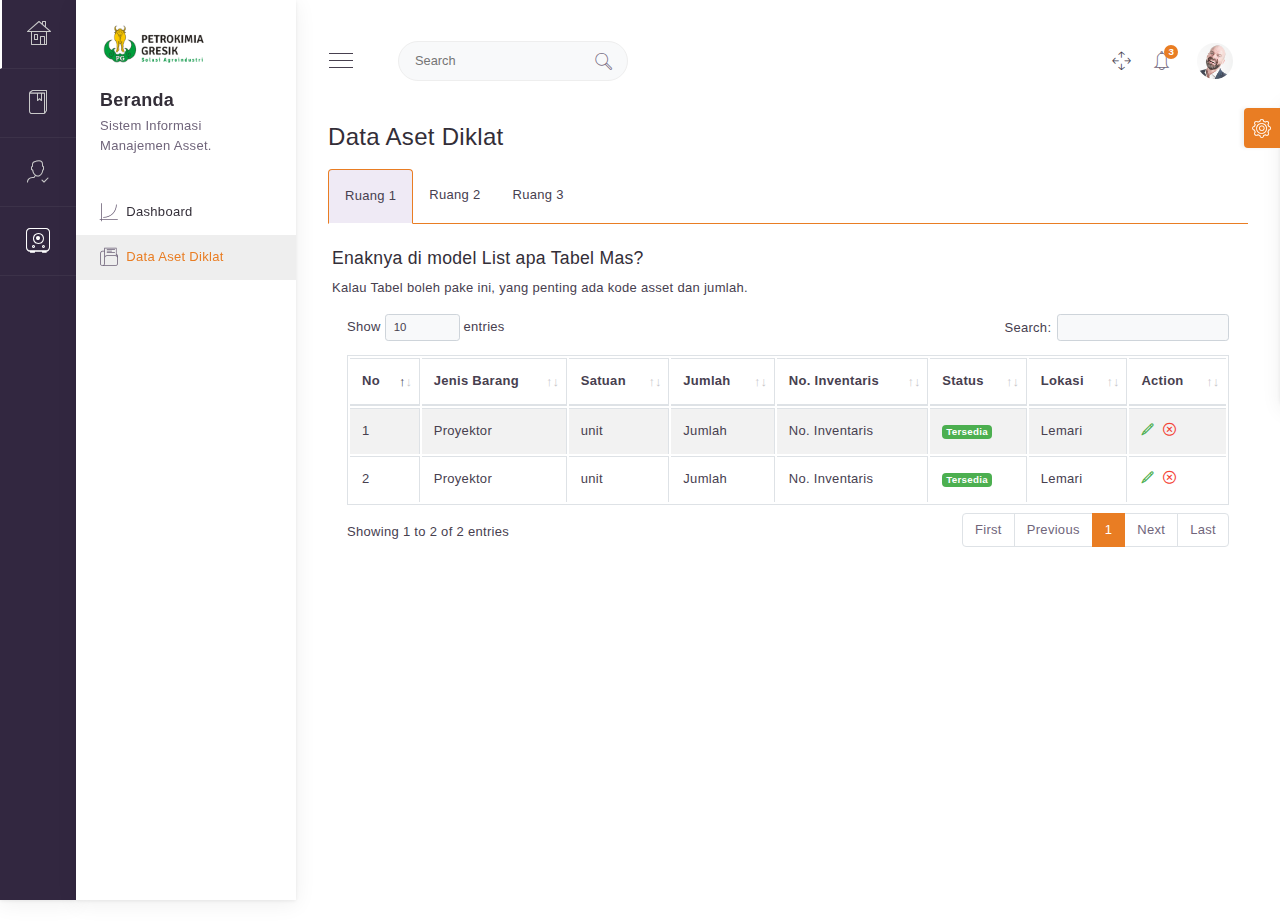
<file: index.html>
<!DOCTYPE html>
<html lang="en" dir="">

<head>
    <meta charset="UTF-8" />
    <meta name="viewport" content="width=device-width,initial-scale=1" />
    <meta http-equiv="X-UA-Compatible" content="ie=edge" />
    <title>Sistem Informasi Manajemen Asset | Unit Pendidikan dan Pelatihan Petrokimia Gresik</title>
    <link
        href="https://fonts.googleapis.com/css2?family=Nunito+Sans:ital,wght@0,200;0,300;0,400;0,600;0,700;0,800;0,900;1,200;1,300;1,400;1,600;1,700;1,800;1,900&display=swap"
        rel="stylesheet">\
    <link href="https://cdn.jsdelivr.net/npm/bootstrap@5.0.0-beta1/dist/css/bootstrap.min.css" rel="stylesheet"
        integrity="sha384-giJF6kkoqNQ00vy+HMDP7azOuL0xtbfIcaT9wjKHr8RbDVddVHyTfAAsrekwKmP1" crossorigin="anonymous">
    <link href="css/themes/lite-purple.min.css" rel="stylesheet" />
    <link href="css/plugins/perfect-scrollbar.min.css" rel="stylesheet" />
    <link rel="stylesheet" href="css/plugins/datatables.min.css" />
</head>

<body class="text-left">
    <div class="app-admin-wrap layout-sidebar-compact sidebar-dark-purple sidenav-open clearfix">
        <div class="side-content-wrap">
            <div class="sidebar-left open rtl-ps-none" data-perfect-scrollbar data-suppress-scroll-x="true">
                <ul class="navigation-left">
                    <li class="nav-item" data-item="dashboard">
                        <a class="nav-item-hold" href="#">
                            <i class="nav-icon i-Home-2" style="color: #c9c9c9;"></i>
                            <span class="nav-text">Beranda</span>
                        </a>
                        <div class="triangle"></div>
                    </li>
                    <li class="nav-item" data-item="peminjaman">
                        <a class="nav-item-hold" href="#">
                            <i class="nav-icon i-Library" style="color: #c9c9c9;"></i>
                            <span class="nav-text">Peminjaman</span>
                        </a>
                        <div class="triangle"></div>
                    </li>
                    <li class="nav-item" data-item="admin">
                        <a class="nav-item-hold" href="#">
                            <i class="nav-icon i-Checked-User" style="color: #c9c9c9;"></i>
                            <span class="nav-text">Menu Admin</span>
                        </a>
                        <div class="triangle"></div>
                    </li>
                    <li class="nav-item">
                        <a class="nav-item-hold" href="http://demos.ui-lib.com/gull-html-doc/" target="_blank">
                            <i class="nav-icon i-Safe-Box1"></i>
                            <span class="nav-text">Doc</span>
                        </a>
                        <div class="triangle"></div>
                    </li>
                </ul>
            </div>
            <div class="sidebar-left-secondary rtl-ps-none" data-perfect-scrollbar data-suppress-scroll-x="true">
                <i class="sidebar-close i-Close" (click)="toggelSidebar()"></i>
                <header>
                    <div class="logo">
                        <img src="images/logoo.png" alt="" style="height: 44px;">
                    </div>
                </header>
                <!-- Submenu Dashboards -->
                <div class="submenu-area" data-parent="dashboard">
                    <header>
                        <h6><strong>Beranda</strong>
                        </h6>
                        <p>Sistem Informasi Manajemen Asset.</p>
                    </header>
                    <br>
                    <ul class="childNav">
                        <li class="nav-item">
                            <a href="dashboard.html">
                                <i class="nav-icon i-Line-Chart-2"></i>
                                <span class="item-name">Dashboard</span>
                            </a>
                        </li>
                        <li class="nav-item">
                            <a href="index.html">
                                <i class="nav-icon i-Folder-With-Document"></i>
                                <span class="item-name">Data Aset Diklat</span>
                            </a>
                        </li>
                    </ul>
                </div>
                <div class="submenu-area" data-parent="peminjaman">
                    <header>
                        <h6><strong>Penggunaan Aset</strong></h6>
                        <p>Sistem Informasi Manajemen Asset.</p>
                    </header>
                    <br>
                    <ul class="childNav">
                        <li class="nav-item">
                            <a href="peminjaman.html">
                                <i class="nav-icon i-Line-Chart-2"></i>
                                <span class="item-name">Peminjaman Aset</span>
                            </a>
                        </li>
                        <li class="nav-item">
                            <a href="pengembalian.html">
                                <i class="nav-icon i-Folder-With-Document"></i>
                                <span class="item-name">Pengembalian Aset</span>
                            </a>
                        </li>
                    </ul>
                </div>
                <div class="submenu-area" data-parent="admin">
                    <header>
                        <h6><strong>Menu Admin</strong></h6>
                        <p>Sistem Informasi Manajemen Asset.</p>
                    </header>
                    <br>
                    <ul class="childNav">
                        <li class="nav-item">
                            <a href="peminjaman.html">
                                <i class="nav-icon i-Speach-Bubble"></i>
                                <span class="item-name">Menu Admin 1</span>
                            </a>
                        </li>
                        <li class="nav-item">
                            <a href="pengembalian.html">
                                <i class="nav-icon i-Speach-Bubble-10"></i>
                                <span class="item-name">Menu Admin 2</span>
                            </a>
                        </li>
                    </ul>
                </div>
            </div>
        </div>
        <!--=============== Left side End ================-->
        <div class="main-content-wrap d-flex flex-column">
            <div class="main-header">
                <div class="logo">
                    <img src="images/logoo.png" alt="">
                </div>
                <div class="menu-toggle">
                    <div></div>
                    <div></div>
                    <div></div>
                </div>
                <div class="d-flex align-items-center">

                    <div class="search-bar">
                        <input type="text" placeholder="Search">
                        <i class="search-icon text-muted i-Magnifi-Glass1"></i>
                    </div>
                </div>
                <div style="margin: auto"></div>
                <div class="header-part-right">
                    <!-- Full screen toggle -->
                    <i class="i-Full-Screen header-icon d-none d-sm-inline-block" data-fullscreen></i>
                    <!-- Notificaiton -->
                    <div class="dropdown">
                        <div class="badge-top-container" role="button" id="dropdownNotification" data-toggle="dropdown"
                            aria-haspopup="true" aria-expanded="false">
                            <span class="badge badge-primary">3</span>
                            <i class="i-Bell text-muted header-icon"></i>
                        </div>
                        <!-- Notification dropdown -->
                        <div class="dropdown-menu dropdown-menu-right notification-dropdown rtl-ps-none"
                            aria-labelledby="dropdownNotification" data-perfect-scrollbar data-suppress-scroll-x="true">
                            <div class="dropdown-item d-flex">
                                <div class="notification-icon">
                                    <i class="i-Speach-Bubble-6 text-primary mr-1"></i>
                                </div>
                                <div class="notification-details flex-grow-1">
                                    <p class="m-0 d-flex align-items-center">
                                        <span>New message</span>
                                        <span class="badge badge-pill badge-primary ml-1 mr-1">new</span>
                                        <span class="flex-grow-1"></span>
                                        <span class="text-small text-muted ml-auto">10 sec ago</span>
                                    </p>
                                    <p class="text-small text-muted m-0">James: Hey! are you busy?</p>
                                </div>
                            </div>
                            <div class="dropdown-item d-flex">
                                <div class="notification-icon">
                                    <i class="i-Receipt-3 text-success mr-1"></i>
                                </div>
                                <div class="notification-details flex-grow-1">
                                    <p class="m-0 d-flex align-items-center">
                                        <span>New order received</span>
                                        <span class="badge badge-pill badge-success ml-1 mr-1">new</span>
                                        <span class="flex-grow-1"></span>
                                        <span class="text-small text-muted ml-auto">2 hours ago</span>
                                    </p>
                                    <p class="text-small text-muted m-0">1 Headphone, 3 iPhone x</p>
                                </div>
                            </div>
                            <div class="dropdown-item d-flex">
                                <div class="notification-icon">
                                    <i class="i-Empty-Box text-danger mr-1"></i>
                                </div>
                                <div class="notification-details flex-grow-1">
                                    <p class="m-0 d-flex align-items-center">
                                        <span>Product out of stock</span>
                                        <span class="badge badge-pill badge-danger ml-1 mr-1">3</span>
                                        <span class="flex-grow-1"></span>
                                        <span class="text-small text-muted ml-auto">10 hours ago</span>
                                    </p>
                                    <p class="text-small text-muted m-0">Headphone E67, R98, XL90, Q77</p>
                                </div>
                            </div>
                            <div class="dropdown-item d-flex">
                                <div class="notification-icon">
                                    <i class="i-Data-Power text-success mr-1"></i>
                                </div>
                                <div class="notification-details flex-grow-1">
                                    <p class="m-0 d-flex align-items-center">
                                        <span>Server Up!</span>
                                        <span class="badge badge-pill badge-success ml-1 mr-1">3</span>
                                        <span class="flex-grow-1"></span>
                                        <span class="text-small text-muted ml-auto">14 hours ago</span>
                                    </p>
                                    <p class="text-small text-muted m-0">Server rebooted successfully</p>
                                </div>
                            </div>
                        </div>
                    </div>
                    <!-- Notificaiton End -->
                    <!-- User avatar dropdown -->
                    <div class="dropdown">
                        <div class="user col align-self-end">
                            <img src="images/faces/1.jpg" id="userDropdown" alt="" data-toggle="dropdown"
                                aria-haspopup="true" aria-expanded="false">
                            <div class="dropdown-menu dropdown-menu-right" aria-labelledby="userDropdown">
                                <div class="dropdown-header">
                                    <i class="i-Lock-User mr-1"></i> Timothy Carlson
                                </div>
                                <a class="dropdown-item">Account settings</a>
                                <a class="dropdown-item">Billing history</a>
                                <a class="dropdown-item" href="signin.html">Sign out</a>
                            </div>
                        </div>
                    </div>
                </div>
            </div>
            <!-- ============ Body content start ============= -->
            <div class="main-content">
                <div class="breadcrumb">
                    <h1>Data Aset Diklat</h1>
                </div>
                <!--  end of col -->
                <ul class="nav nav-tabs" id="myTab" role="tablist">
                    <li class="nav-item"><a class="nav-link active" id="ruang1-basic-tab" data-toggle="tab"
                            href="#ruang1Basic" role="tab" aria-controls="ruang1Basic" aria-selected="true">Ruang 1</a>
                    </li>
                    <li class="nav-item"><a class="nav-link" id="ruang2-basic-tab" data-toggle="tab" href="#ruang2Basic"
                            role="tab" aria-controls="ruang2Basic" aria-selected="false">Ruang 2</a></li>
                    <li class="nav-item"><a class="nav-link" id="ruang3-basic-tab" data-toggle="tab" href="#ruang3Basic"
                            role="tab" aria-controls="ruang3Basic" aria-selected="false">Ruang 3</a></li>
                </ul>
                <br>
                <div class="tab-content" id="myTabContent">
                    <div class="tab-pane fade show active" id="ruang1Basic" role="tabpanel"
                        aria-labelledby="ruang1-basic-tab">

                        <!-- end of col-->
                        <h4 class="card-title mb-2">Enaknya di model List apa Tabel Mas?</h4>
                        <p>
                            Kalau Tabel boleh pake ini, yang penting ada kode asset dan jumlah.

                        </p>
                        <div class="table-responsive ">
                            <table class="display table table-striped table-bordered" id="alternative_pagination_table"
                                style="width:100%">
                                <thead>
                                    <tr>
                                        <th>No</th>
                                        <th>Jenis Barang</th>
                                        <th>Satuan</th>
                                        <th>Jumlah</th>
                                        <th>No. Inventaris</th>
                                        <th>Status</th>
                                        <th>Lokasi</th>
                                        <th>Action</th>
                                    </tr>
                                </thead>
                                <tbody>
                                    <tr>
                                        <td>1</td>
                                        <td>Proyektor</td>
                                        <td>unit</td>
                                        <td>Jumlah</td>
                                        <td>No. Inventaris</td>
                                        <td><span class="badge badge-success ">Tersedia</span></td>
                                        <td>Lemari</td>
                                        <td><a class="text-success mr-2 " href="# "><i
                                                    class="nav-icon i-Pen-2 font-weight-bold "></i></a><a
                                                class="text-danger mr-2 " href="# "><i
                                                    class="nav-icon i-Close-Window font-weight-bold "></i></a>
                                        </td>
                                    </tr>
                                    <tr>
                                        <td>2</td>
                                        <td>Proyektor</td>
                                        <td>unit</td>
                                        <td>Jumlah</td>
                                        <td>No. Inventaris</td>
                                        <td><span class="badge badge-success ">Tersedia</span></td>
                                        <td>Lemari</td>
                                        <td><a class="text-success mr-2 " href="# "><i
                                                    class="nav-icon i-Pen-2 font-weight-bold "></i></a><a
                                                class="text-danger mr-2 " href="# "><i
                                                    class="nav-icon i-Close-Window font-weight-bold "></i></a>
                                        </td>
                                    </tr>

                                </tbody>
                            </table>
                        </div>
                        <!-- end of col-->
                    </div>
                    <div class="tab-pane fade" id="ruang2Basic" role="tabpanel" aria-labelledby="ruang2-basic-tab">
                        <!-- end of col-->
                        <h4 class="card-title mb-2">Enaknya di model List apa Tabel Mas?</h4>
                        <p>
                            Kalau Tabel boleh pake ini, yang penting ada kode asset dan jumlah.
                        </p>
                        <div class="table-responsive ">
                            <table class="display table table-striped table-bordered" id="alternative_pagination_table"
                                style="width:100%">
                                <thead>
                                    <tr>
                                        <th>No</th>
                                        <th>Jenis Barang</th>
                                        <th>Satuan</th>
                                        <th>Jumlah</th>
                                        <th>No. Inventaris</th>
                                        <th>Status</th>
                                        <th>Lokasi</th>
                                        <th>Action</th>
                                    </tr>
                                </thead>
                                <tbody>
                                    <tr>
                                        <td>1</td>
                                        <td>Proyektor</td>
                                        <td>unit</td>
                                        <td>Jumlah</td>
                                        <td>No. Inventaris</td>
                                        <td><span class="badge badge-success ">Tersedia</span></td>
                                        <td>Lemari</td>
                                        <td><a class="text-success mr-2 " href="# "><i
                                                    class="nav-icon i-Pen-2 font-weight-bold "></i></a><a
                                                class="text-danger mr-2 " href="# "><i
                                                    class="nav-icon i-Close-Window font-weight-bold "></i></a>
                                        </td>
                                    </tr>
                                    <tr>
                                        <td>2</td>
                                        <td>Proyektor</td>
                                        <td>unit</td>
                                        <td>Jumlah</td>
                                        <td>No. Inventaris</td>
                                        <td><span class="badge badge-success ">Tersedia</span></td>
                                        <td>Lemari</td>
                                        <td><a class="text-success mr-2 " href="# "><i
                                                    class="nav-icon i-Pen-2 font-weight-bold "></i></a><a
                                                class="text-danger mr-2 " href="# "><i
                                                    class="nav-icon i-Close-Window font-weight-bold "></i></a>
                                        </td>
                                    </tr>

                                </tbody>
                            </table>
                        </div>
                        <!-- end of col-->
                    </div>
                    <div class="tab-pane fade" id="ruang3Basic" role="tabpanel" aria-labelledby="ruang3-basic-tab">
                        <!-- right control icon-->
                        <div class="accordion" id="accordionRightIcon">
                            <div class="card">
                                <div
                                    class="card-header header-elements-inline d-flex justify-content-start align-items-start">
                                    <p class="card-title ul-collapse__icon--size ul-collapse__right-icon mb-0"
                                        style="font-size: 14px; font-weight: 500;">
                                        <a class="text-default collapsed my-2" data-toggle="collapse"
                                            href="#accordion-item-icons-1" aria-expanded="false">1. Nama Asset</a>
                                    </p>
                                    <span class="badge badge-pill badge-secondary lg p-2 mx-3">12</span>
                                </div>
                                <div class="collapse" id="accordion-item-icons-1" data-parent="#accordionRightIcon">
                                    <div class="card-body">
                                        <h4 class="card-title mb-2">List With Badges</h4>
                                        <p>
                                            Add .list-group-flush to remove some borders and rounded corners to render
                                            list group items edge-to-edge in a parent container
                                        </p>
                                        <ul class="list-group">
                                            <li
                                                class="list-group-item d-flex justify-content-between align-items-center">
                                                Cras justo odio<span class="badge badge-primary badge-pill">4</span>
                                            </li>
                                            <li
                                                class="list-group-item d-flex justify-content-between align-items-center">
                                                Dapibus ac facilisis in
                                                <span class="badge badge-info badge-pill">2</span>
                                            </li>
                                            <li
                                                class="list-group-item d-flex justify-content-between align-items-center">
                                                Morbi leo risus<span class="badge badge-success badge-pill">1</span>
                                            </li>
                                            <li
                                                class="list-group-item d-flex justify-content-between align-items-center">
                                                Morbi leo risus<span class="badge badge-warning badge-pill">1</span>
                                            </li>
                                            <li
                                                class="list-group-item d-flex justify-content-between align-items-center">
                                                Morbi leo risus<span class="badge badge-danger badge-pill">1</span></li>
                                        </ul>
                                    </div>
                                </div>
                            </div>
                            <div class="card">
                                <div
                                    class="card-header header-elements-inline d-flex justify-content-start align-items-start">
                                    <p class="card-title ul-collapse__icon--size ul-collapse__right-icon mb-0"
                                        style="font-size: 14px; font-weight: 500;">
                                        <a class="text-default collapsed my-2" data-toggle="collapse"
                                            href="#accordion-item-icons-2" aria-expanded="false">1. Nama Asset</a>
                                    </p>
                                    <span class="badge badge-pill badge-secondary lg p-2 mx-3">12</span>
                                </div>
                                <div class="collapse" id="accordion-item-icons-2" data-parent="#accordionRightIcon">
                                    <div class="card-body">
                                        <h4 class="card-title mb-2">List With Badges</h4>
                                        <p>
                                            Add .list-group-flush to remove some borders and rounded corners to render
                                            list group items edge-to-edge in a parent container
                                        </p>
                                        <ul class="list-group">
                                            <li
                                                class="list-group-item d-flex justify-content-between align-items-center">
                                                Cras justo odio<span class="badge badge-primary badge-pill">4</span>
                                            </li>
                                            <li
                                                class="list-group-item d-flex justify-content-between align-items-center">
                                                Dapibus ac facilisis in
                                                <span class="badge badge-info badge-pill">2</span>
                                            </li>
                                            <li
                                                class="list-group-item d-flex justify-content-between align-items-center">
                                                Morbi leo risus<span class="badge badge-success badge-pill">1</span>
                                            </li>
                                            <li
                                                class="list-group-item d-flex justify-content-between align-items-center">
                                                Morbi leo risus<span class="badge badge-warning badge-pill">1</span>
                                            </li>
                                            <li
                                                class="list-group-item d-flex justify-content-between align-items-center">
                                                Morbi leo risus<span class="badge badge-danger badge-pill">1</span></li>
                                        </ul>
                                    </div>
                                </div>
                            </div>
                        </div>
                        <div class="accordion" id="accordionRightIcon">
                            <div class="card">
                                <div
                                    class="card-header header-elements-inline d-flex justify-content-start align-items-start">
                                    <p class="card-title ul-collapse__icon--size ul-collapse__right-icon mb-0"
                                        style="font-size: 14px; font-weight: 500;">
                                        <a class="text-default collapsed my-2" data-toggle="collapse"
                                            href="#accordion-item-icons-2" aria-expanded="false">1. Nama Asset</a>
                                    </p>
                                    <span class="badge badge-pill badge-secondary lg p-2 mx-3">12</span>
                                </div>
                                <div class="collapse" id="accordion-item-icons-2" data-parent="#accordionRightIcon">
                                    <div class="card-body">
                                        <h4 class="card-title mb-2">List With Badges</h4>
                                        <p>
                                            Add .list-group-flush to remove some borders and rounded corners to render
                                            list group items edge-to-edge in a parent container
                                        </p>
                                        <ul class="list-group">
                                            <li
                                                class="list-group-item d-flex justify-content-between align-items-center">
                                                Cras justo odio<span class="badge badge-primary badge-pill">4</span>
                                            </li>
                                            <li
                                                class="list-group-item d-flex justify-content-between align-items-center">
                                                Dapibus ac facilisis in
                                                <span class="badge badge-info badge-pill">2</span>
                                            </li>
                                            <li
                                                class="list-group-item d-flex justify-content-between align-items-center">
                                                Morbi leo risus<span class="badge badge-success badge-pill">1</span>
                                            </li>
                                            <li
                                                class="list-group-item d-flex justify-content-between align-items-center">
                                                Morbi leo risus<span class="badge badge-warning badge-pill">1</span>
                                            </li>
                                            <li
                                                class="list-group-item d-flex justify-content-between align-items-center">
                                                Morbi leo risus<span class="badge badge-danger badge-pill">1</span></li>
                                        </ul>
                                    </div>
                                </div>
                            </div>
                        </div>
                        <div class="accordion" id="accordionRightIcon">
                            <div class="card">
                                <div
                                    class="card-header header-elements-inline d-flex justify-content-start align-items-start">
                                    <p class="card-title ul-collapse__icon--size ul-collapse__right-icon mb-0"
                                        style="font-size: 14px; font-weight: 500;">
                                        <a class="text-default collapsed my-2" data-toggle="collapse"
                                            href="#accordion-item-icons-3" aria-expanded="false">1. Nama Asset</a>
                                    </p>
                                    <span class="badge badge-pill badge-secondary lg p-2 mx-3">12</span>
                                </div>
                                <div class="collapse" id="accordion-item-icons-3" data-parent="#accordionRightIcon">
                                    <div class="card-body">
                                        <h4 class="card-title mb-2">List With Badges</h4>
                                        <p>
                                            Add .list-group-flush to remove some borders and rounded corners to render
                                            list group items edge-to-edge in a parent container
                                        </p>
                                        <ul class="list-group">
                                            <li
                                                class="list-group-item d-flex justify-content-between align-items-center">
                                                Cras justo odio<span class="badge badge-primary badge-pill">4</span>
                                            </li>
                                            <li
                                                class="list-group-item d-flex justify-content-between align-items-center">
                                                Dapibus ac facilisis in
                                                <span class="badge badge-info badge-pill">2</span>
                                            </li>
                                            <li
                                                class="list-group-item d-flex justify-content-between align-items-center">
                                                Morbi leo risus<span class="badge badge-success badge-pill">1</span>
                                            </li>
                                            <li
                                                class="list-group-item d-flex justify-content-between align-items-center">
                                                Morbi leo risus<span class="badge badge-warning badge-pill">1</span>
                                            </li>
                                            <li
                                                class="list-group-item d-flex justify-content-between align-items-center">
                                                Morbi leo risus<span class="badge badge-danger badge-pill">1</span></li>
                                        </ul>
                                    </div>
                                </div>
                            </div>
                        </div>
                    </div>
                </div>
                <br>
                <!-- fotter end -->
            </div>
        </div>
    </div>
    <!-- ============ Search UI Start ============= -->
    <div class="search-ui ">
        <div class="search-header ">
            <img src="images/logoo.png " alt=" " class="logo ">
            <button class="search-close btn btn-icon bg-transparent float-right mt-2 ">
                <i class="i-Close-Window text-22 text-muted "></i>
            </button>
        </div>
        <input type="text " placeholder="Type here " class="search-input " autofocus>
        <div class="search-title ">
            <span class="text-muted ">Search results</span>
        </div>
        <div class="search-results list-horizontal ">
            <div class="list-item col-md-12 p-0 ">
                <div class="card o-hidden flex-row mb-4 d-flex ">
                    <div class="list-thumb d-flex ">
                        <!-- TUMBNAIL -->
                        <img src="images/products/headphone-1.jpg " alt=" ">
                    </div>
                    <div class="flex-grow-1 pl-2 d-flex ">
                        <div
                            class="card-body align-self-center d-flex flex-column justify-content-between align-items-lg-center flex-lg-row ">
                            <!-- OTHER DATA -->
                            <a href=" " class="w-40 w-sm-100 ">
                                <div class="item-title ">Headphone 1</div>
                            </a>
                            <p class="m-0 text-muted text-small w-15 w-sm-100 ">Gadget</p>
                            <p class="m-0 text-muted text-small w-15 w-sm-100 ">$300
                                <del class="text-secondary ">$400</del>
                            </p>
                            <p class="m-0 text-muted text-small w-15 w-sm-100 d-none d-lg-block item-badges ">
                                <span class="badge badge-danger ">Sale</span>
                            </p>
                        </div>
                    </div>
                </div>
            </div>
            <div class="list-item col-md-12 p-0 ">
                <div class="card o-hidden flex-row mb-4 d-flex ">
                    <div class="list-thumb d-flex ">
                        <!-- TUMBNAIL -->
                        <img src="images/products/headphone-2.jpg " alt=" ">
                    </div>
                    <div class="flex-grow-1 pl-2 d-flex ">
                        <div
                            class="card-body align-self-center d-flex flex-column justify-content-between align-items-lg-center flex-lg-row ">
                            <!-- OTHER DATA -->
                            <a href=" " class="w-40 w-sm-100 ">
                                <div class="item-title ">Headphone 1</div>
                            </a>
                            <p class="m-0 text-muted text-small w-15 w-sm-100 ">Gadget</p>
                            <p class="m-0 text-muted text-small w-15 w-sm-100 ">$300
                                <del class="text-secondary ">$400</del>
                            </p>
                            <p class="m-0 text-muted text-small w-15 w-sm-100 d-none d-lg-block item-badges ">
                                <span class="badge badge-primary ">New</span>
                            </p>
                        </div>
                    </div>
                </div>
            </div>
            <div class="list-item col-md-12 p-0 ">
                <div class="card o-hidden flex-row mb-4 d-flex ">
                    <div class="list-thumb d-flex ">
                        <!-- TUMBNAIL -->
                        <img src="images/products/headphone-3.jpg " alt=" ">
                    </div>
                    <div class="flex-grow-1 pl-2 d-flex ">
                        <div
                            class="card-body align-self-center d-flex flex-column justify-content-between align-items-lg-center flex-lg-row ">
                            <!-- OTHER DATA -->
                            <a href=" " class="w-40 w-sm-100 ">
                                <div class="item-title ">Headphone 1</div>
                            </a>
                            <p class="m-0 text-muted text-small w-15 w-sm-100 ">Gadget</p>
                            <p class="m-0 text-muted text-small w-15 w-sm-100 ">$300
                                <del class="text-secondary ">$400</del>
                            </p>
                            <p class="m-0 text-muted text-small w-15 w-sm-100 d-none d-lg-block item-badges ">
                                <span class="badge badge-primary ">New</span>
                            </p>
                        </div>
                    </div>
                </div>
            </div>
            <div class="list-item col-md-12 p-0 ">
                <div class="card o-hidden flex-row mb-4 d-flex ">
                    <div class="list-thumb d-flex ">
                        <!-- TUMBNAIL -->
                        <img src="images/products/headphone-4.jpg " alt=" ">
                    </div>
                    <div class="flex-grow-1 pl-2 d-flex ">
                        <div
                            class="card-body align-self-center d-flex flex-column justify-content-between align-items-lg-center flex-lg-row ">
                            <!-- OTHER DATA -->
                            <a href=" " class="w-40 w-sm-100 ">
                                <div class="item-title ">Headphone 1</div>
                            </a>
                            <p class="m-0 text-muted text-small w-15 w-sm-100 ">Gadget</p>
                            <p class="m-0 text-muted text-small w-15 w-sm-100 ">$300
                                <del class="text-secondary ">$400</del>
                            </p>
                            <p class="m-0 text-muted text-small w-15 w-sm-100 d-none d-lg-block item-badges ">
                                <span class="badge badge-primary ">New</span>
                            </p>
                        </div>
                    </div>
                </div>
            </div>
        </div>
        <!-- PAGINATION CONTROL -->
        <div class="col-md-12 mt-5 text-center ">
            <nav aria-label="Page navigation example ">
                <ul class="pagination d-inline-flex ">
                    <li class="page-item ">
                        <a class="page-link " href="# " aria-label="Previous ">
                            <span aria-hidden="true ">&laquo;</span>
                            <span class="sr-only ">Previous</span>
                        </a>
                    </li>
                    <li class="page-item "><a class="page-link " href="# ">1</a></li>
                    <li class="page-item "><a class="page-link " href="# ">2</a></li>
                    <li class="page-item "><a class="page-link " href="# ">3</a></li>
                    <li class="page-item ">
                        <a class="page-link " href="# " aria-label="Next ">
                            <span aria-hidden="true ">&raquo;</span>
                            <span class="sr-only ">Next</span>
                        </a>
                    </li>
                </ul>
            </nav>
        </div>
    </div>

    <!-- Bottom Navbar -->
    <div></div>
    <nav class="navbar navbar-light bg-white navbar-expand fixed-bottom d-md-none d-lg-none d-xl-none"
        style="border-top: 1px solid #d3d3d3; box-shadow: 0 4px 8px rgba(0, 0, 0, 0.2);">
        <ul class="navbar-nav nav-justified w-100">
            <li class="nav-item">
                <a href="#" class="nav-link">
                    <svg width="1.5em" height="1.5em" viewBox="0 0 16 16" class="bi bi-house" fill="currentColor"
                        xmlns="http://www.w3.org/2000/svg">
                        <path fill-rule="evenodd"
                            d="M2 13.5V7h1v6.5a.5.5 0 0 0 .5.5h9a.5.5 0 0 0 .5-.5V7h1v6.5a1.5 1.5 0 0 1-1.5 1.5h-9A1.5 1.5 0 0 1 2 13.5zm11-11V6l-2-2V2.5a.5.5 0 0 1 .5-.5h1a.5.5 0 0 1 .5.5z" />
                        <path fill-rule="evenodd"
                            d="M7.293 1.5a1 1 0 0 1 1.414 0l6.647 6.646a.5.5 0 0 1-.708.708L8 2.207 1.354 8.854a.5.5 0 1 1-.708-.708L7.293 1.5z" />
                    </svg><br><span style="font-size: 8px;">Data Asset</span>
                    
                </a>
            </li>

            <li class="nav-item">
                <a href="#" class="nav-link">
                    <svg xmlns="http://www.w3.org/2000/svg" width="1.5em" height="1.5em" fill="currentColor"
                        class="bi bi-upc-scan" viewBox="0 0 16 16">
                        <path
                            d="M1.5 1a.5.5 0 0 0-.5.5v3a.5.5 0 0 1-1 0v-3A1.5 1.5 0 0 1 1.5 0h3a.5.5 0 0 1 0 1h-3zM11 .5a.5.5 0 0 1 .5-.5h3A1.5 1.5 0 0 1 16 1.5v3a.5.5 0 0 1-1 0v-3a.5.5 0 0 0-.5-.5h-3a.5.5 0 0 1-.5-.5zM.5 11a.5.5 0 0 1 .5.5v3a.5.5 0 0 0 .5.5h3a.5.5 0 0 1 0 1h-3A1.5 1.5 0 0 1 0 14.5v-3a.5.5 0 0 1 .5-.5zm15 0a.5.5 0 0 1 .5.5v3a1.5 1.5 0 0 1-1.5 1.5h-3a.5.5 0 0 1 0-1h3a.5.5 0 0 0 .5-.5v-3a.5.5 0 0 1 .5-.5zM3 4.5a.5.5 0 0 1 1 0v7a.5.5 0 0 1-1 0v-7zm2 0a.5.5 0 0 1 1 0v7a.5.5 0 0 1-1 0v-7zm2 0a.5.5 0 0 1 1 0v7a.5.5 0 0 1-1 0v-7zm2 0a.5.5 0 0 1 .5-.5h1a.5.5 0 0 1 .5.5v7a.5.5 0 0 1-.5.5h-1a.5.5 0 0 1-.5-.5v-7zm3 0a.5.5 0 0 1 1 0v7a.5.5 0 0 1-1 0v-7z" />
                    </svg><br><span style="font-size: 8px;">Data Asset</span>
                    
                </a>
            </li>

            <li class="nav-item">
                <a href="#" class="nav-link">
                    <svg xmlns="http://www.w3.org/2000/svg" width="1.5em" height="1.5em" fill="currentColor" class="bi bi-folder" viewBox="0 0 16 16">
                        <path d="M.54 3.87L.5 3a2 2 0 0 1 2-2h3.672a2 2 0 0 1 1.414.586l.828.828A2 2 0 0 0 9.828 3h3.982a2 2 0 0 1 1.992 2.181l-.637 7A2 2 0 0 1 13.174 14H2.826a2 2 0 0 1-1.991-1.819l-.637-7a1.99 1.99 0 0 1 .342-1.31zM2.19 4a1 1 0 0 0-.996 1.09l.637 7a1 1 0 0 0 .995.91h10.348a1 1 0 0 0 .995-.91l.637-7A1 1 0 0 0 13.81 4H2.19zm4.69-1.707A1 1 0 0 0 6.172 2H2.5a1 1 0 0 0-1 .981l.006.139C1.72 3.042 1.95 3 2.19 3h5.396l-.707-.707z"/>
                      </svg>
                      <br>
                    <span style="font-size: 8px;">Data Asset</span>
                </a>
            </li>
        </ul>
    </nav>
    <!-- ============ Search UI End ============= -->
    <div class="customizer ">
        <div class="handle "><i class="i-Gear spin "></i></div>
        <div class="customizer-body " data-perfect-scrollbar=" " data-suppress-scroll-x="true ">
            <div class="accordion " id="accordionCustomizer ">
                <div class="card ">
                    <div class="card-header " id="headingOne ">
                        <p class="mb-0 ">Sidebar Colors</p>
                    </div>
                    <div class="collapse show " id="collapseOne " aria-labelledby="headingOne "
                        data-parent="#accordionCustomizer ">
                        <div class="card-body ">
                            <div class="colors sidebar-colors "><a class="color gradient-purple-indigo "
                                    data-sidebar-class="sidebar-gradient-purple-indigo "><i class="i-Eye "></i></a><a
                                    class="color gradient-black-blue "
                                    data-sidebar-class="sidebar-gradient-black-blue "><i class="i-Eye "></i></a>
                                <a class="color gradient-black-gray "
                                    data-sidebar-class="sidebar-gradient-black-gray "><i class="i-Eye "></i></a><a
                                    class="color gradient-steel-gray "
                                    data-sidebar-class="sidebar-gradient-steel-gray "><i class="i-Eye "></i></a>
                                <a class="color dark-purple active " data-sidebar-class="sidebar-dark-purple "><i
                                        class="i-Eye "></i></a><a class="color slate-gray "
                                    data-sidebar-class="sidebar-slate-gray "><i class="i-Eye "></i></a>
                                <a class="color midnight-blue " data-sidebar-class="sidebar-midnight-blue "><i
                                        class="i-Eye "></i></a><a class="color blue "
                                    data-sidebar-class="sidebar-blue "><i class="i-Eye "></i></a><a
                                    class="color indigo " data-sidebar-class="sidebar-indigo "><i
                                        class="i-Eye "></i></a><a class="color pink "
                                    data-sidebar-class="sidebar-pink "><i class="i-Eye "></i></a>
                                <a class="color red " data-sidebar-class="sidebar-red "><i class="i-Eye "></i></a><a
                                    class="color purple " data-sidebar-class="sidebar-purple "><i
                                        class="i-Eye "></i></a>
                            </div>
                        </div>
                    </div>
                </div>
                <div class="card ">
                    <div class="card-header " id="headingOne ">
                        <p class="mb-0 ">RTL</p>
                    </div>
                    <div class="collapse show " id="collapseTwo " aria-labelledby="headingTwo "
                        data-parent="#accordionCustomizer ">
                        <div class="card-body ">
                            <label class="checkbox checkbox-primary ">
                                <input id="rtl-checkbox " type="checkbox " /><span>Enable RTL</span><span
                                    class="checkmark "></span>
                            </label>
                        </div>
                    </div>
                </div>
            </div>
        </div>
    </div>
    <script src="js/plugins/jquery-3.3.1.min.js "></script>
    <script src="js/plugins/bootstrap.bundle.min.js "></script>
    <script src="js/plugins/perfect-scrollbar.min.js "></script>
    <script src="js/scripts/script.min.js "></script>
    <script src="js/scripts/sidebar.compact.script.min.js "></script>
    <script src="js/scripts/customizer.script.min.js "></script>
    <script src="js/plugins/datatables.min.js "></script>
    <script src="js/scripts/datatables.script.min.js "></script>
</body>

</html>
</file>
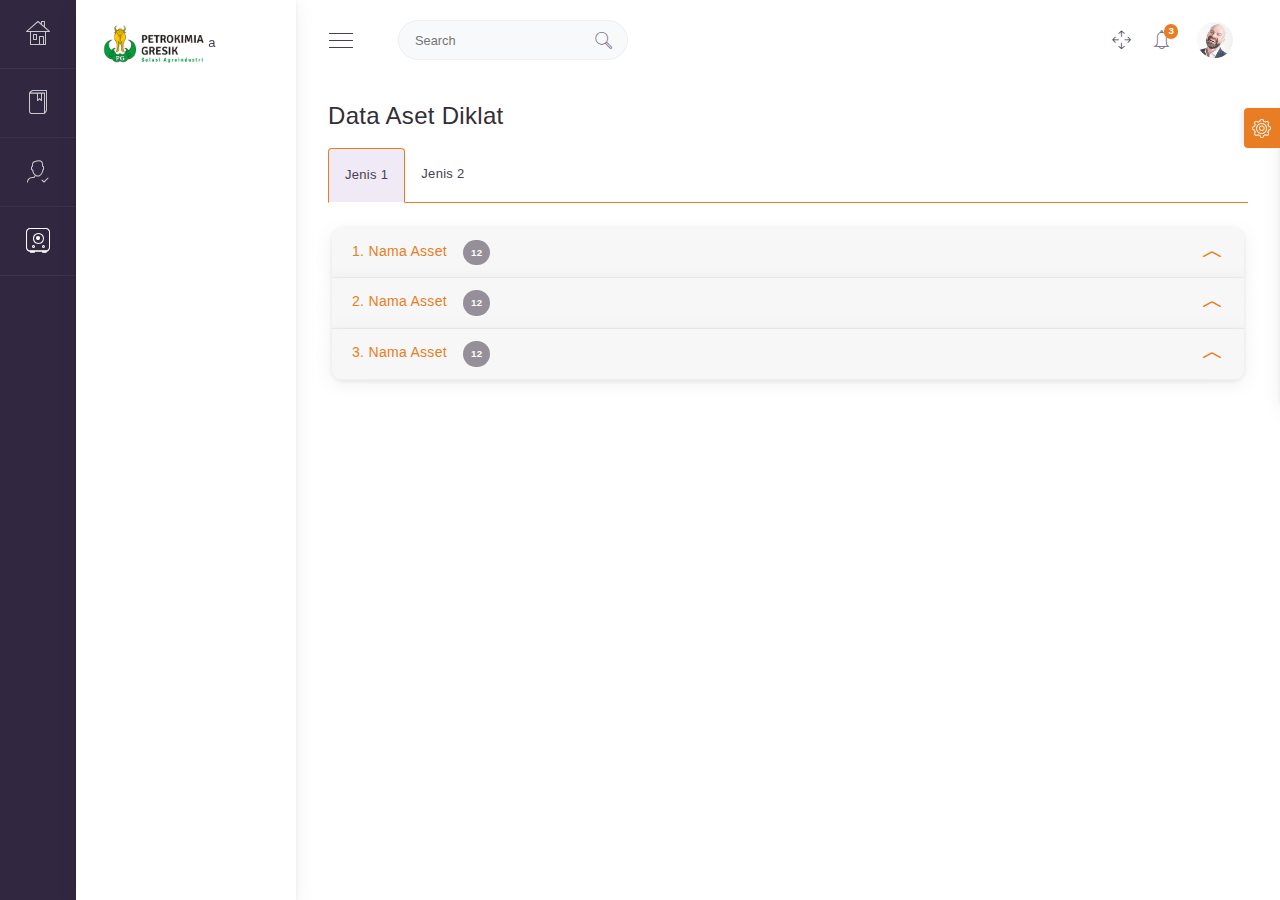
<file: admin1.html>
<!DOCTYPE html>
<html lang="en" dir="">

<head>
    <meta charset="UTF-8" />
    <meta name="viewport" content="width=device-width,initial-scale=1" />
    <meta http-equiv="X-UA-Compatible" content="ie=edge" />
    <title>Sistem Informasi Manajemen Asset | Unit Pendidikan dan Pelatihan Petrokimia Gresik</title>
    <link href="https://fonts.googleapis.com/css2?family=Nunito+Sans:ital,wght@0,200;0,300;0,400;0,600;0,700;0,800;0,900;1,200;1,300;1,400;1,600;1,700;1,800;1,900&display=swap" rel="stylesheet">
    <link href="css/themes/lite-purple.min.css" rel="stylesheet" />
    <link href="css/plugins/perfect-scrollbar.min.css" rel="stylesheet" />
    <link rel="stylesheet" href="css/plugins/datatables.min.css" />
</head>

<body class="text-left">
    <div class="app-admin-wrap layout-sidebar-compact sidebar-dark-purple sidenav-open clearfix">
        <div class="side-content-wrap">
            <div class="sidebar-left open rtl-ps-none" data-perfect-scrollbar data-suppress-scroll-x="true">
                <ul class="navigation-left">
                    <li class="nav-item" data-item="dashboard">
                        <a class="nav-item-hold" href="#">
                            <i class="nav-icon i-Home-2" style="color: #c9c9c9;"></i>
                            <span class="nav-text">Beranda</span>
                        </a>
                        <div class="triangle"></div>
                    </li>
                    <li class="nav-item" data-item="peminjaman">
                        <a class="nav-item-hold" href="#">
                            <i class="nav-icon i-Library" style="color: #c9c9c9;"></i>
                            <span class="nav-text">Peminjaman</span>
                        </a>
                        <div class="triangle"></div>
                    </li>
                    <li class="nav-item" data-item="admin">
                        <a class="nav-item-hold" href="#">
                            <i class="nav-icon i-Checked-User" style="color: #c9c9c9;"></i>
                            <span class="nav-text">Menu Admin</span>
                        </a>
                        <div class="triangle"></div>
                    </li>
                    <li class="nav-item">
                        <a class="nav-item-hold" href="http://demos.ui-lib.com/gull-html-doc/" target="_blank">
                            <i class="nav-icon i-Safe-Box1"></i>
                            <span class="nav-text">Doc</span>
                        </a>
                        <div class="triangle"></div>
                    </li>
                </ul>
            </div>
            <div class="sidebar-left-secondary rtl-ps-none" data-perfect-scrollbar data-suppress-scroll-x="true">
                <i class="sidebar-close i-Close" (click)="toggelSidebar()"></i>
                <header>
                    <div class="logo">
                        <img src="images/logoo.png" alt="" style="height: 44px;">a
                    </div>
                </header>
                <!-- Submenu Dashboards -->
                <div class="submenu-area" data-parent="dashboard">
                    <header>
                        <h6><strong>Beranda</strong>
                        </h6>
                        <p>Sistem Informasi Manajemen Asset.</p>
                    </header>
                    <br>
                    <ul class="childNav">
                        <li class="nav-item">
                            <a href="dashboard.html">
                                <i class="nav-icon i-Line-Chart-2"></i>
                                <span class="item-name">Dashboard</span>
                            </a>
                        </li>
                        <li class="nav-item">
                            <a href="index.html">
                                <i class="nav-icon i-Folder-With-Document"></i>
                                <span class="item-name">Data Aset Diklat</span>
                            </a>
                        </li>
                    </ul>
                </div>
                <div class="submenu-area" data-parent="peminjaman">
                    <header>
                        <h6><strong>Penggunaan Aset</strong></h6>
                        <p>Sistem Informasi Manajemen Asset.</p>
                    </header>
                    <br>
                    <ul class="childNav">
                        <li class="nav-item">
                            <a href="peminjaman.html">
                                <i class="nav-icon i-Line-Chart-2"></i>
                                <span class="item-name">Peminjaman Aset</span>
                            </a>
                        </li>
                        <li class="nav-item">
                            <a href="pengembalian.html">
                                <i class="nav-icon i-Folder-With-Document"></i>
                                <span class="item-name">Pengembalian Aset</span>
                            </a>
                        </li>
                    </ul>
                </div>
                <div class="submenu-area" data-parent="admin">
                    <header>
                        <h6><strong>Menu Admin</strong></h6>
                        <p>Sistem Informasi Manajemen Asset.</p>
                    </header>
                    <br>
                    <ul class="childNav">
                        <li class="nav-item">
                            <a href="peminjaman.html">
                                <i class="nav-icon i-Speach-Bubble"></i>
                                <span class="item-name">Menu Admin 1</span>
                            </a>
                        </li>
                        <li class="nav-item">
                            <a href="pengembalian.html">
                                <i class="nav-icon i-Speach-Bubble-10"></i>
                                <span class="item-name">Menu Admin 2</span>
                            </a>
                        </li>
                    </ul>
                </div>
            </div>
        </div>
        <!--=============== Left side End ================-->
        <div class="main-content-wrap d-flex flex-column">
            <div class="main-header">
                <div class="logo">
                    <img src="images/logoo.png" alt="">
                </div>
                <div class="menu-toggle">
                    <div></div>
                    <div></div>
                    <div></div>
                </div>
                <div class="d-flex align-items-center">

                    <div class="search-bar">
                        <input type="text" placeholder="Search">
                        <i class="search-icon text-muted i-Magnifi-Glass1"></i>
                    </div>
                </div>
                <div style="margin: auto"></div>
                <div class="header-part-right">
                    <!-- Full screen toggle -->
                    <i class="i-Full-Screen header-icon d-none d-sm-inline-block" data-fullscreen></i>
                    <!-- Notificaiton -->
                    <div class="dropdown">
                        <div class="badge-top-container" role="button" id="dropdownNotification" data-toggle="dropdown" aria-haspopup="true" aria-expanded="false">
                            <span class="badge badge-primary">3</span>
                            <i class="i-Bell text-muted header-icon"></i>
                        </div>
                        <!-- Notification dropdown -->
                        <div class="dropdown-menu dropdown-menu-right notification-dropdown rtl-ps-none" aria-labelledby="dropdownNotification" data-perfect-scrollbar data-suppress-scroll-x="true">
                            <div class="dropdown-item d-flex">
                                <div class="notification-icon">
                                    <i class="i-Speach-Bubble-6 text-primary mr-1"></i>
                                </div>
                                <div class="notification-details flex-grow-1">
                                    <p class="m-0 d-flex align-items-center">
                                        <span>New message</span>
                                        <span class="badge badge-pill badge-primary ml-1 mr-1">new</span>
                                        <span class="flex-grow-1"></span>
                                        <span class="text-small text-muted ml-auto">10 sec ago</span>
                                    </p>
                                    <p class="text-small text-muted m-0">James: Hey! are you busy?</p>
                                </div>
                            </div>
                            <div class="dropdown-item d-flex">
                                <div class="notification-icon">
                                    <i class="i-Receipt-3 text-success mr-1"></i>
                                </div>
                                <div class="notification-details flex-grow-1">
                                    <p class="m-0 d-flex align-items-center">
                                        <span>New order received</span>
                                        <span class="badge badge-pill badge-success ml-1 mr-1">new</span>
                                        <span class="flex-grow-1"></span>
                                        <span class="text-small text-muted ml-auto">2 hours ago</span>
                                    </p>
                                    <p class="text-small text-muted m-0">1 Headphone, 3 iPhone x</p>
                                </div>
                            </div>
                            <div class="dropdown-item d-flex">
                                <div class="notification-icon">
                                    <i class="i-Empty-Box text-danger mr-1"></i>
                                </div>
                                <div class="notification-details flex-grow-1">
                                    <p class="m-0 d-flex align-items-center">
                                        <span>Product out of stock</span>
                                        <span class="badge badge-pill badge-danger ml-1 mr-1">3</span>
                                        <span class="flex-grow-1"></span>
                                        <span class="text-small text-muted ml-auto">10 hours ago</span>
                                    </p>
                                    <p class="text-small text-muted m-0">Headphone E67, R98, XL90, Q77</p>
                                </div>
                            </div>
                            <div class="dropdown-item d-flex">
                                <div class="notification-icon">
                                    <i class="i-Data-Power text-success mr-1"></i>
                                </div>
                                <div class="notification-details flex-grow-1">
                                    <p class="m-0 d-flex align-items-center">
                                        <span>Server Up!</span>
                                        <span class="badge badge-pill badge-success ml-1 mr-1">3</span>
                                        <span class="flex-grow-1"></span>
                                        <span class="text-small text-muted ml-auto">14 hours ago</span>
                                    </p>
                                    <p class="text-small text-muted m-0">Server rebooted successfully</p>
                                </div>
                            </div>
                        </div>
                    </div>
                    <!-- Notificaiton End -->
                    <!-- User avatar dropdown -->
                    <div class="dropdown">
                        <div class="user col align-self-end">
                            <img src="images/faces/1.jpg" id="userDropdown" alt="" data-toggle="dropdown" aria-haspopup="true" aria-expanded="false">
                            <div class="dropdown-menu dropdown-menu-right" aria-labelledby="userDropdown">
                                <div class="dropdown-header">
                                    <i class="i-Lock-User mr-1"></i> Timothy Carlson
                                </div>
                                <a class="dropdown-item">Account settings</a>
                                <a class="dropdown-item">Billing history</a>
                                <a class="dropdown-item" href="signin.html">Sign out</a>
                            </div>
                        </div>
                    </div>
                </div>
            </div>
            <!-- ============ Body content start ============= -->
            <div class="main-content">
                <div class="breadcrumb">
                    <h1>Data Aset Diklat</h1>
                </div>
                <!--  end of col -->
                <ul class="nav nav-tabs" id="myTab" role="tablist">
                    <li class="nav-item"><a class="nav-link active" id="home-basic-tab" data-toggle="tab" href="#homeBasic" role="tab" aria-controls="homeBasic" aria-selected="true">Jenis 1</a>
                    </li>
                    <li class="nav-item"><a class="nav-link" id="profile-basic-tab" data-toggle="tab" href="#profileBasic" role="tab" aria-controls="profileBasic" aria-selected="false">Jenis
                            2</a></li>
                </ul>
                <br>
                <div class="tab-content" id="myTabContent">
                    <div class="tab-pane fade show active" id="homeBasic" role="tabpanel" aria-labelledby="home-basic-tab">
                        <!-- right control icon-->
                        <div class="accordion" id="accordionRightIcon">
                            <div class="card">
                                <div class="card-header header-elements-inline d-flex justify-content-start align-items-start">
                                    <p class="card-title ul-collapse__icon--size ul-collapse__right-icon mb-0" style="font-size: 14px; font-weight: 500;">
                                        <a class="text-default collapsed my-2" data-toggle="collapse" href="#accordion-item-icons-1" aria-expanded="false">1. Nama Asset</a></p>
                                    <span class="badge badge-pill badge-secondary lg p-2 mx-3">12</span>
                                </div>
                                <div class="collapse" id="accordion-item-icons-1" data-parent="#accordionRightIcon">
                                    <div class="card-body">
                                        <h4 class="card-title mb-2">List With Badges</h4>
                                        <p>
                                            Add .list-group-flush to remove some borders and rounded corners to render list group items edge-to-edge in a parent container
                                        </p>
                                        <ul class="list-group">
                                            <li class="list-group-item d-flex justify-content-between align-items-center">
                                                Cras justo odio<span class="badge badge-primary badge-pill">4</span>
                                            </li>
                                            <li class="list-group-item d-flex justify-content-between align-items-center">
                                                Dapibus ac facilisis in
                                                <span class="badge badge-info badge-pill">2</span></li>
                                            <li class="list-group-item d-flex justify-content-between align-items-center">
                                                Morbi leo risus<span class="badge badge-success badge-pill">1</span>
                                            </li>
                                            <li class="list-group-item d-flex justify-content-between align-items-center">
                                                Morbi leo risus<span class="badge badge-warning badge-pill">1</span>
                                            </li>
                                            <li class="list-group-item d-flex justify-content-between align-items-center">
                                                Morbi leo risus<span class="badge badge-danger badge-pill">1</span></li>
                                        </ul>
                                    </div>
                                </div>
                            </div>
                            <div class="card">
                                <div class="card-header header-elements-inline d-flex justify-content-start align-items-start">
                                    <p class="card-title ul-collapse__icon--size ul-collapse__right-icon mb-0" style="font-size: 14px; font-weight: 500;">
                                        <a class="text-default collapsed my-2" data-toggle="collapse" href="#accordion-item-icons-1" aria-expanded="false">2. Nama Asset</a></p>
                                    <span class="badge badge-pill badge-secondary lg p-2 mx-3">12</span>
                                </div>
                                <div class="collapse" id="accordion-item-icons-1" data-parent="#accordionRightIcon">
                                    <div class="card-body">
                                        <h4 class="card-title mb-2">List With Badges</h4>
                                        <p>
                                            Add .list-group-flush to remove some borders and rounded corners to render list group items edge-to-edge in a parent container
                                        </p>
                                        <ul class="list-group">
                                            <li class="list-group-item d-flex justify-content-between align-items-center">
                                                Cras justo odio<span class="badge badge-primary badge-pill">4</span>
                                            </li>
                                            <li class="list-group-item d-flex justify-content-between align-items-center">
                                                Dapibus ac facilisis in
                                                <span class="badge badge-info badge-pill">2</span></li>
                                            <li class="list-group-item d-flex justify-content-between align-items-center">
                                                Morbi leo risus<span class="badge badge-success badge-pill">1</span>
                                            </li>
                                            <li class="list-group-item d-flex justify-content-between align-items-center">
                                                Morbi leo risus<span class="badge badge-warning badge-pill">1</span>
                                            </li>
                                            <li class="list-group-item d-flex justify-content-between align-items-center">
                                                Morbi leo risus<span class="badge badge-danger badge-pill">1</span></li>
                                        </ul>
                                    </div>
                                </div>
                            </div>
                            <div class="card">
                                <div class="card-header header-elements-inline d-flex justify-content-start align-items-start">
                                    <p class="card-title ul-collapse__icon--size ul-collapse__right-icon mb-0" style="font-size: 14px; font-weight: 500;">
                                        <a class="text-default collapsed my-2" data-toggle="collapse" href="#accordion-item-icons-1" aria-expanded="false">3. Nama Asset</a></p>
                                    <span class="badge badge-pill badge-secondary lg p-2 mx-3">12</span>
                                </div>
                                <div class="collapse" id="accordion-item-icons-1" data-parent="#accordionRightIcon">
                                    <div class="card-body">
                                        <h4 class="card-title mb-2">List With Badges</h4>
                                        <p>
                                            Add .list-group-flush to remove some borders and rounded corners to render list group items edge-to-edge in a parent container
                                        </p>
                                        <ul class="list-group">
                                            <li class="list-group-item d-flex justify-content-between align-items-center">
                                                Cras justo odio<span class="badge badge-primary badge-pill">4</span>
                                            </li>
                                            <li class="list-group-item d-flex justify-content-between align-items-center">
                                                Dapibus ac facilisis in
                                                <span class="badge badge-info badge-pill">2</span></li>
                                            <li class="list-group-item d-flex justify-content-between align-items-center">
                                                Morbi leo risus<span class="badge badge-success badge-pill">1</span>
                                            </li>
                                            <li class="list-group-item d-flex justify-content-between align-items-center">
                                                Morbi leo risus<span class="badge badge-warning badge-pill">1</span>
                                            </li>
                                            <li class="list-group-item d-flex justify-content-between align-items-center">
                                                Morbi leo risus<span class="badge badge-danger badge-pill">1</span></li>
                                        </ul>
                                    </div>
                                </div>
                            </div>
                        </div>
                    </div>
                    <div class="tab-pane fade" id="profileBasic" role="tabpanel" aria-labelledby="profile-basic-tab">
                        <!-- end of col-->
                        <h4 class="card-title mb-2">Enaknya di model List apa Tabel Mas?</h4>
                        <p>
                            Kalau Tabel boleh pake ini, yang penting ada kode asset dan jumlah.

                        </p>
                        <div class="table-responsive ">
                            <table class="display table table-striped table-bordered" id="alternative_pagination_table" style="width:100%">
                                <thead>
                                    <tr>
                                        <th>No</th>
                                        <th>Kode Aset</th>
                                        <th>Nama Aset</th>
                                        <th>Jenis Aset</th>
                                        <th>Lokasi</th>
                                        <th>Status</th>
                                        <th>Action</th>
                                    </tr>
                                </thead>
                                <tbody>
                                    <tr>
                                        <td>1</td>
                                        <td>Tiger Nixon</td>
                                        <td>System Architect</td>
                                        <td>Edinburgh</td>
                                        <td>61</td>
                                        <td><span class="badge badge-success ">Tersedia</span></td>
                                        <td><a class="text-success mr-2 " href="# "><i
                                                    class="nav-icon i-Pen-2 font-weight-bold "></i></a><a class="text-danger mr-2 " href="# "><i
                                                    class="nav-icon i-Close-Window font-weight-bold "></i></a>
                                        </td>
                                    </tr>
                                    <tr>
                                        <td>2</td>
                                        <td>Tiger Nixon</td>
                                        <td>System Architect</td>
                                        <td>Edinburgh</td>
                                        <td>61</td>
                                        <td><span class="badge badge-warning ">Digunakan</span></td>
                                        <td><a class="text-success mr-2 " href="# "><i
                                                    class="nav-icon i-Pen-2 font-weight-bold "></i></a><a class="text-danger mr-2 " href="# "><i
                                                    class="nav-icon i-Close-Window font-weight-bold "></i></a>
                                        </td>
                                    </tr>
                                </tbody>
                            </table>
                        </div>
                        <!-- end of col-->
                    </div>
                </div>
                <br>
                <!-- fotter end -->
            </div>
        </div>
    </div>
    <!-- ============ Search UI Start ============= -->
    <div class="search-ui ">
        <div class="search-header ">
            <img src="images/logoo.png " alt=" " class="logo ">
            <button class="search-close btn btn-icon bg-transparent float-right mt-2 ">
                <i class="i-Close-Window text-22 text-muted "></i>
            </button>
        </div>
        <input type="text " placeholder="Type here " class="search-input " autofocus>
        <div class="search-title ">
            <span class="text-muted ">Search results</span>
        </div>
        <div class="search-results list-horizontal ">
            <div class="list-item col-md-12 p-0 ">
                <div class="card o-hidden flex-row mb-4 d-flex ">
                    <div class="list-thumb d-flex ">
                        <!-- TUMBNAIL -->
                        <img src="images/products/headphone-1.jpg " alt=" ">
                    </div>
                    <div class="flex-grow-1 pl-2 d-flex ">
                        <div class="card-body align-self-center d-flex flex-column justify-content-between align-items-lg-center flex-lg-row ">
                            <!-- OTHER DATA -->
                            <a href=" " class="w-40 w-sm-100 ">
                                <div class="item-title ">Headphone 1</div>
                            </a>
                            <p class="m-0 text-muted text-small w-15 w-sm-100 ">Gadget</p>
                            <p class="m-0 text-muted text-small w-15 w-sm-100 ">$300
                                <del class="text-secondary ">$400</del>
                            </p>
                            <p class="m-0 text-muted text-small w-15 w-sm-100 d-none d-lg-block item-badges ">
                                <span class="badge badge-danger ">Sale</span>
                            </p>
                        </div>
                    </div>
                </div>
            </div>
            <div class="list-item col-md-12 p-0 ">
                <div class="card o-hidden flex-row mb-4 d-flex ">
                    <div class="list-thumb d-flex ">
                        <!-- TUMBNAIL -->
                        <img src="images/products/headphone-2.jpg " alt=" ">
                    </div>
                    <div class="flex-grow-1 pl-2 d-flex ">
                        <div class="card-body align-self-center d-flex flex-column justify-content-between align-items-lg-center flex-lg-row ">
                            <!-- OTHER DATA -->
                            <a href=" " class="w-40 w-sm-100 ">
                                <div class="item-title ">Headphone 1</div>
                            </a>
                            <p class="m-0 text-muted text-small w-15 w-sm-100 ">Gadget</p>
                            <p class="m-0 text-muted text-small w-15 w-sm-100 ">$300
                                <del class="text-secondary ">$400</del>
                            </p>
                            <p class="m-0 text-muted text-small w-15 w-sm-100 d-none d-lg-block item-badges ">
                                <span class="badge badge-primary ">New</span>
                            </p>
                        </div>
                    </div>
                </div>
            </div>
            <div class="list-item col-md-12 p-0 ">
                <div class="card o-hidden flex-row mb-4 d-flex ">
                    <div class="list-thumb d-flex ">
                        <!-- TUMBNAIL -->
                        <img src="images/products/headphone-3.jpg " alt=" ">
                    </div>
                    <div class="flex-grow-1 pl-2 d-flex ">
                        <div class="card-body align-self-center d-flex flex-column justify-content-between align-items-lg-center flex-lg-row ">
                            <!-- OTHER DATA -->
                            <a href=" " class="w-40 w-sm-100 ">
                                <div class="item-title ">Headphone 1</div>
                            </a>
                            <p class="m-0 text-muted text-small w-15 w-sm-100 ">Gadget</p>
                            <p class="m-0 text-muted text-small w-15 w-sm-100 ">$300
                                <del class="text-secondary ">$400</del>
                            </p>
                            <p class="m-0 text-muted text-small w-15 w-sm-100 d-none d-lg-block item-badges ">
                                <span class="badge badge-primary ">New</span>
                            </p>
                        </div>
                    </div>
                </div>
            </div>
            <div class="list-item col-md-12 p-0 ">
                <div class="card o-hidden flex-row mb-4 d-flex ">
                    <div class="list-thumb d-flex ">
                        <!-- TUMBNAIL -->
                        <img src="images/products/headphone-4.jpg " alt=" ">
                    </div>
                    <div class="flex-grow-1 pl-2 d-flex ">
                        <div class="card-body align-self-center d-flex flex-column justify-content-between align-items-lg-center flex-lg-row ">
                            <!-- OTHER DATA -->
                            <a href=" " class="w-40 w-sm-100 ">
                                <div class="item-title ">Headphone 1</div>
                            </a>
                            <p class="m-0 text-muted text-small w-15 w-sm-100 ">Gadget</p>
                            <p class="m-0 text-muted text-small w-15 w-sm-100 ">$300
                                <del class="text-secondary ">$400</del>
                            </p>
                            <p class="m-0 text-muted text-small w-15 w-sm-100 d-none d-lg-block item-badges ">
                                <span class="badge badge-primary ">New</span>
                            </p>
                        </div>
                    </div>
                </div>
            </div>
        </div>
        <!-- PAGINATION CONTROL -->
        <div class="col-md-12 mt-5 text-center ">
            <nav aria-label="Page navigation example ">
                <ul class="pagination d-inline-flex ">
                    <li class="page-item ">
                        <a class="page-link " href="# " aria-label="Previous ">
                            <span aria-hidden="true ">&laquo;</span>
                            <span class="sr-only ">Previous</span>
                        </a>
                    </li>
                    <li class="page-item "><a class="page-link " href="# ">1</a></li>
                    <li class="page-item "><a class="page-link " href="# ">2</a></li>
                    <li class="page-item "><a class="page-link " href="# ">3</a></li>
                    <li class="page-item ">
                        <a class="page-link " href="# " aria-label="Next ">
                            <span aria-hidden="true ">&raquo;</span>
                            <span class="sr-only ">Next</span>
                        </a>
                    </li>
                </ul>
            </nav>
        </div>
    </div>
    <!-- ============ Search UI End ============= -->
    <div class="customizer ">
        <div class="handle "><i class="i-Gear spin "></i></div>
        <div class="customizer-body " data-perfect-scrollbar=" " data-suppress-scroll-x="true ">
            <div class="accordion " id="accordionCustomizer ">
                <div class="card ">
                    <div class="card-header " id="headingOne ">
                        <p class="mb-0 ">Sidebar Colors</p>
                    </div>
                    <div class="collapse show " id="collapseOne " aria-labelledby="headingOne " data-parent="#accordionCustomizer ">
                        <div class="card-body ">
                            <div class="colors sidebar-colors "><a class="color gradient-purple-indigo " data-sidebar-class="sidebar-gradient-purple-indigo "><i class="i-Eye "></i></a><a class="color gradient-black-blue " data-sidebar-class="sidebar-gradient-black-blue "><i class="i-Eye "></i></a>
                                <a class="color gradient-black-gray " data-sidebar-class="sidebar-gradient-black-gray "><i class="i-Eye "></i></a><a class="color gradient-steel-gray " data-sidebar-class="sidebar-gradient-steel-gray "><i class="i-Eye "></i></a>
                                <a class="color dark-purple active " data-sidebar-class="sidebar-dark-purple "><i
                                        class="i-Eye "></i></a><a class="color slate-gray " data-sidebar-class="sidebar-slate-gray "><i class="i-Eye "></i></a>
                                <a class="color midnight-blue " data-sidebar-class="sidebar-midnight-blue "><i
                                        class="i-Eye "></i></a><a class="color blue " data-sidebar-class="sidebar-blue "><i class="i-Eye "></i></a><a class="color indigo " data-sidebar-class="sidebar-indigo "><i
                                        class="i-Eye "></i></a><a class="color pink " data-sidebar-class="sidebar-pink "><i class="i-Eye "></i></a>
                                <a class="color red " data-sidebar-class="sidebar-red "><i class="i-Eye "></i></a><a class="color purple " data-sidebar-class="sidebar-purple "><i
                                        class="i-Eye "></i></a>
                            </div>
                        </div>
                    </div>
                </div>
                <div class="card ">
                    <div class="card-header " id="headingOne ">
                        <p class="mb-0 ">RTL</p>
                    </div>
                    <div class="collapse show " id="collapseTwo " aria-labelledby="headingTwo " data-parent="#accordionCustomizer ">
                        <div class="card-body ">
                            <label class="checkbox checkbox-primary ">
                                <input id="rtl-checkbox " type="checkbox " /><span>Enable RTL</span><span
                                    class="checkmark "></span>
                            </label>
                        </div>
                    </div>
                </div>
            </div>
        </div>
    </div>
    <script src="js/plugins/jquery-3.3.1.min.js "></script>
    <script src="js/plugins/bootstrap.bundle.min.js "></script>
    <script src="js/plugins/perfect-scrollbar.min.js "></script>
    <script src="js/scripts/script.min.js "></script>
    <script src="js/scripts/sidebar.compact.script.min.js "></script>
    <script src="js/scripts/customizer.script.min.js "></script>
    <script src="js/plugins/datatables.min.js "></script>
    <script src="js/scripts/datatables.script.min.js "></script>
</body>

</html>
</file>
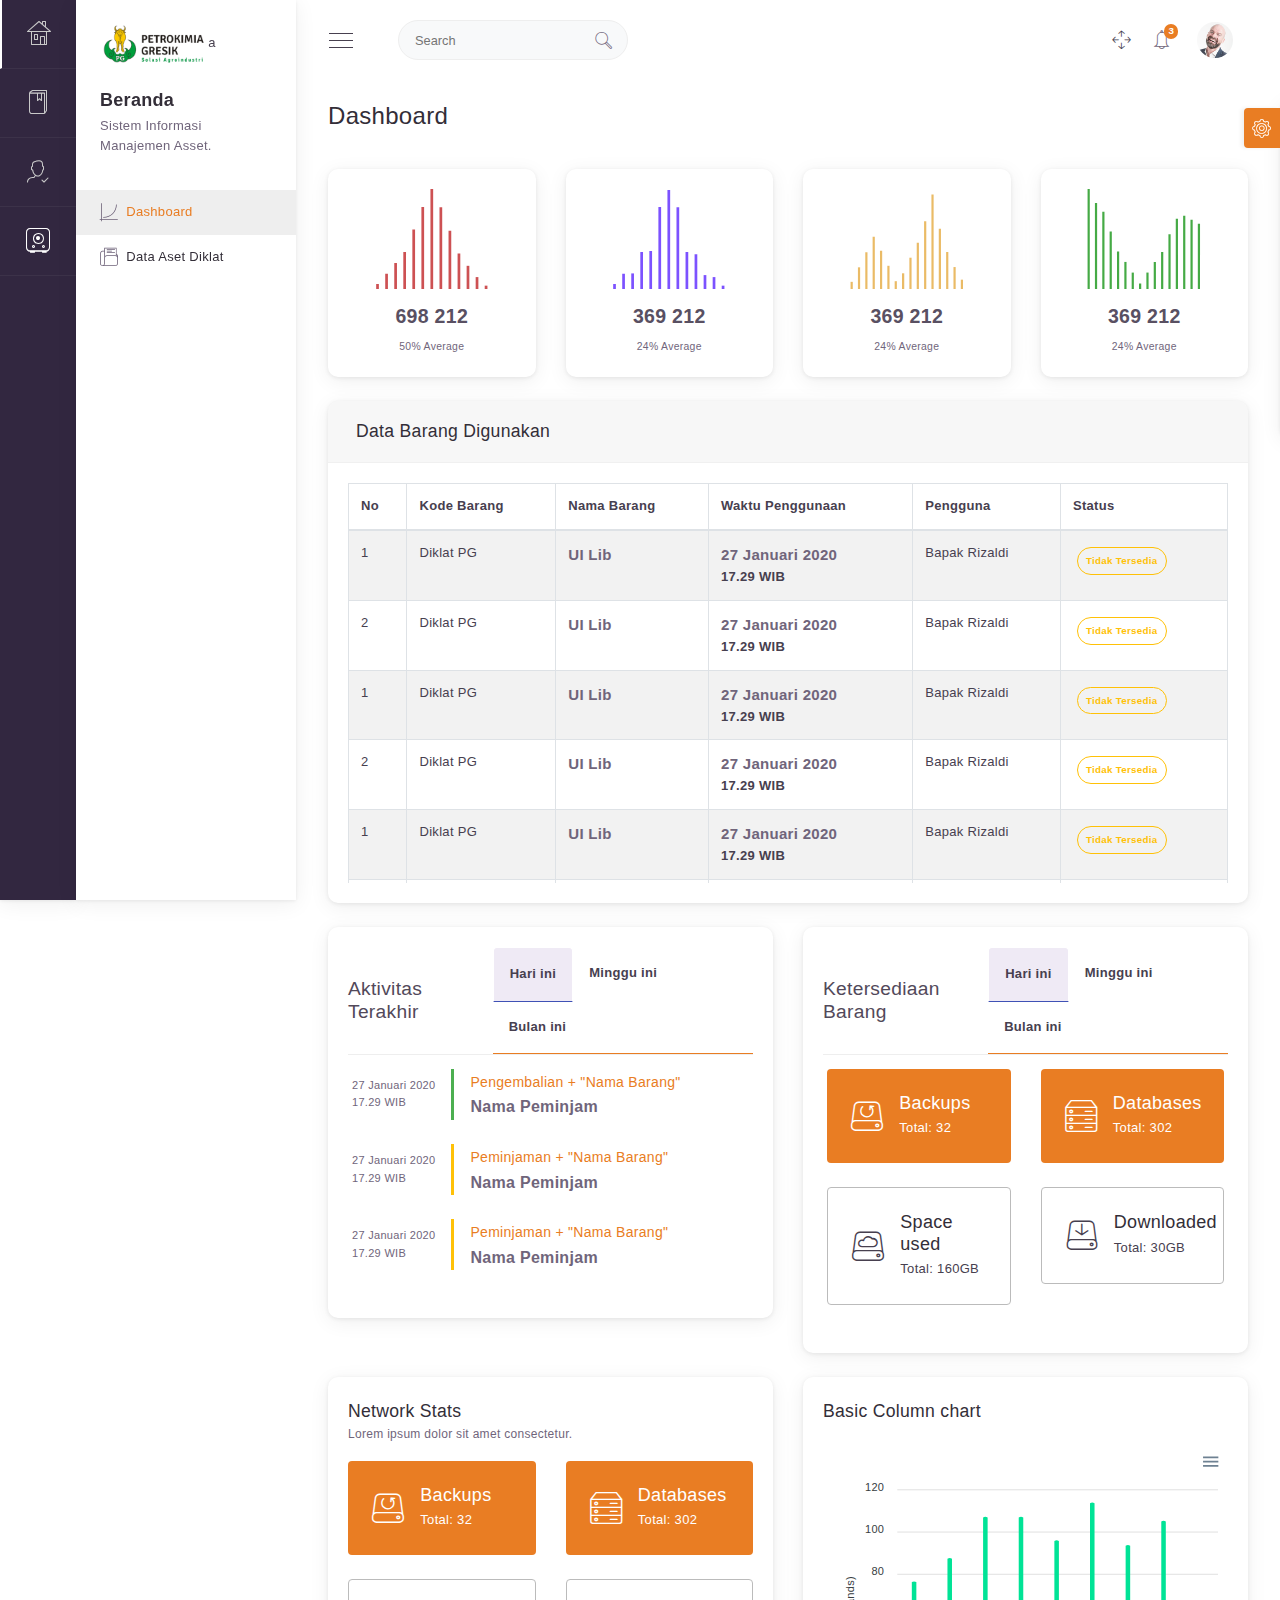
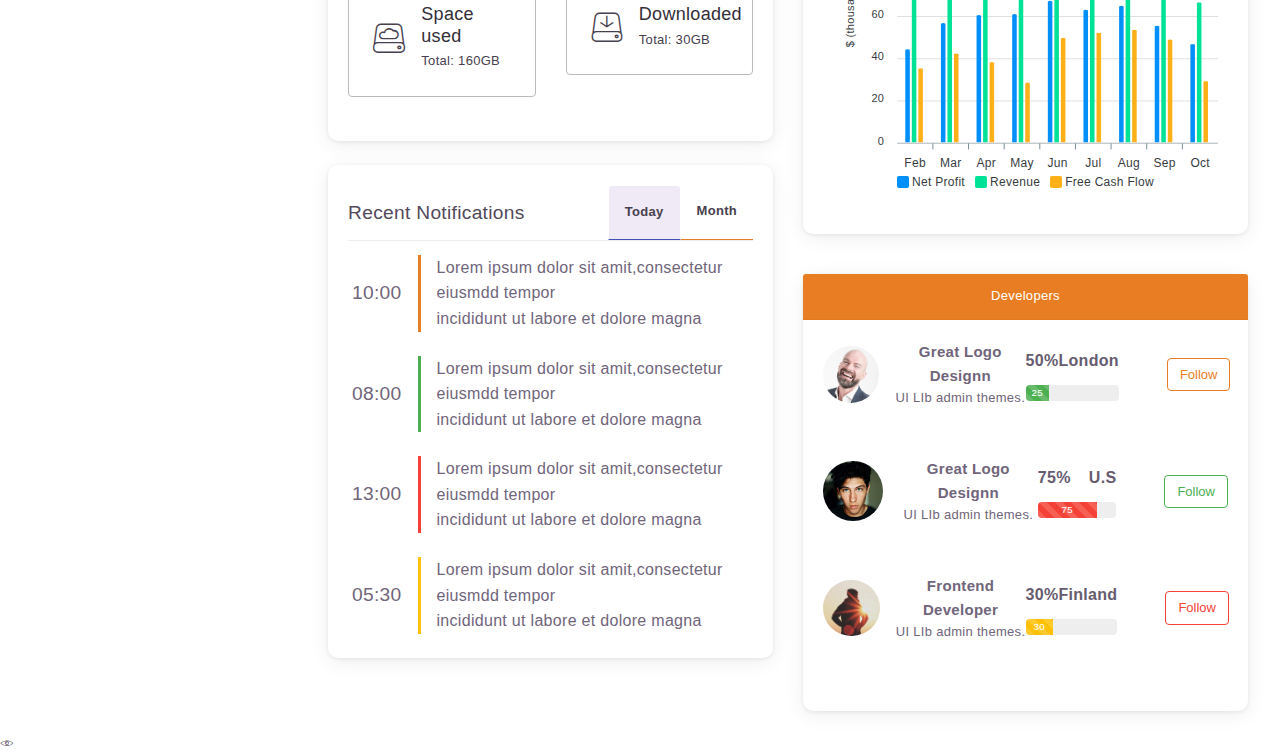
<file: dashboard.html>
<!DOCTYPE html>
<html lang="en" dir="">

<head>
    <meta charset="UTF-8" />
    <meta name="viewport" content="width=device-width,initial-scale=1" />
    <meta http-equiv="X-UA-Compatible" content="ie=edge" />
    <title>Sistem Informasi Manajemen Asset | Unit Pendidikan dan Pelatihan Petrokimia Gresik</title>
    <link href="https://fonts.googleapis.com/css2?family=Nunito+Sans:ital,wght@0,200;0,300;0,400;0,600;0,700;0,800;0,900;1,200;1,300;1,400;1,600;1,700;1,800;1,900&display=swap" rel="stylesheet">
    <link href="css/themes/lite-purple.min.css" rel="stylesheet" />
    <link href="css/plugins/perfect-scrollbar.min.css" rel="stylesheet" />
    <link rel="stylesheet" href="css/plugins/datatables.min.css" />
</head>

<body class="text-left">
    <div class="app-admin-wrap layout-sidebar-compact sidebar-dark-purple sidenav-open clearfix">
        <div class="side-content-wrap">
            <div class="sidebar-left open rtl-ps-none" data-perfect-scrollbar data-suppress-scroll-x="true">
                <ul class="navigation-left">
                    <li class="nav-item" data-item="dashboard">
                        <a class="nav-item-hold" href="#">
                            <i class="nav-icon i-Home-2" style="color: #c9c9c9;"></i>
                            <span class="nav-text">Beranda</span>
                        </a>
                        <div class="triangle"></div>
                    </li>
                    <li class="nav-item" data-item="peminjaman">
                        <a class="nav-item-hold" href="#">
                            <i class="nav-icon i-Library" style="color: #c9c9c9;"></i>
                            <span class="nav-text">Peminjaman</span>
                        </a>
                        <div class="triangle"></div>
                    </li>
                    <li class="nav-item" data-item="admin">
                        <a class="nav-item-hold" href="#">
                            <i class="nav-icon i-Checked-User" style="color: #c9c9c9;"></i>
                            <span class="nav-text">Menu Admin</span>
                        </a>
                        <div class="triangle"></div>
                    </li>
                    <li class="nav-item">
                        <a class="nav-item-hold" href="http://demos.ui-lib.com/gull-html-doc/" target="_blank">
                            <i class="nav-icon i-Safe-Box1"></i>
                            <span class="nav-text">Doc</span>
                        </a>
                        <div class="triangle"></div>
                    </li>
                </ul>
            </div>
            <div class="sidebar-left-secondary rtl-ps-none" data-perfect-scrollbar data-suppress-scroll-x="true">
                <i class="sidebar-close i-Close" (click)="toggelSidebar()"></i>
                <header>
                    <div class="logo">
                        <img src="images/logoo.png" alt="" style="height: 44px;">a
                    </div>
                </header>
                <!-- Submenu Dashboards -->
                <div class="submenu-area" data-parent="dashboard">
                    <header>
                        <h6><strong>Beranda</strong>
                        </h6>
                        <p>Sistem Informasi Manajemen Asset.</p>
                    </header>
                    <br>
                    <ul class="childNav">
                        <li class="nav-item">
                            <a href="dashboard.html">
                                <i class="nav-icon i-Line-Chart-2"></i>
                                <span class="item-name">Dashboard</span>
                            </a>
                        </li>
                        <li class="nav-item">
                            <a href="index.html">
                                <i class="nav-icon i-Folder-With-Document"></i>
                                <span class="item-name">Data Aset Diklat</span>
                            </a>
                        </li>
                    </ul>
                </div>
                <div class="submenu-area" data-parent="peminjaman">
                    <header>
                        <h6><strong>Penggunaan Aset</strong></h6>
                        <p>Sistem Informasi Manajemen Asset.</p>
                    </header>
                    <br>
                    <ul class="childNav">
                        <li class="nav-item">
                            <a href="peminjaman.html">
                                <i class="nav-icon i-Line-Chart-2"></i>
                                <span class="item-name">Peminjaman Aset</span>
                            </a>
                        </li>
                        <li class="nav-item">
                            <a href="pengembalian.html">
                                <i class="nav-icon i-Folder-With-Document"></i>
                                <span class="item-name">Pengembalian Aset</span>
                            </a>
                        </li>
                    </ul>
                </div>
                <div class="submenu-area" data-parent="admin">
                    <header>
                        <h6><strong>Menu Admin</strong></h6>
                        <p>Sistem Informasi Manajemen Asset.</p>
                    </header>
                    <br>
                    <ul class="childNav">
                        <li class="nav-item">
                            <a href="peminjaman.html">
                                <i class="nav-icon i-Speach-Bubble"></i>
                                <span class="item-name">Menu Admin 1</span>
                            </a>
                        </li>
                        <li class="nav-item">
                            <a href="pengembalian.html">
                                <i class="nav-icon i-Speach-Bubble-10"></i>
                                <span class="item-name">Menu Admin 2</span>
                            </a>
                        </li>
                    </ul>
                </div>
            </div>
        </div>
        <!--=============== Left side End ================-->
        <div class="main-content-wrap d-flex flex-column">
            <div class="main-header">
                <div class="logo">
                    <img src="images/logoo.png" alt="">
                </div>
                <div class="menu-toggle">
                    <div></div>
                    <div></div>
                    <div></div>
                </div>
                <div class="d-flex align-items-center">

                    <div class="search-bar">
                        <input type="text" placeholder="Search">
                        <i class="search-icon text-muted i-Magnifi-Glass1"></i>
                    </div>
                </div>
                <div style="margin: auto"></div>
                <div class="header-part-right">
                    <!-- Full screen toggle -->
                    <i class="i-Full-Screen header-icon d-none d-sm-inline-block" data-fullscreen></i>
                    <!-- Notificaiton -->
                    <div class="dropdown">
                        <div class="badge-top-container" role="button" id="dropdownNotification" data-toggle="dropdown" aria-haspopup="true" aria-expanded="false">
                            <span class="badge badge-primary">3</span>
                            <i class="i-Bell text-muted header-icon"></i>
                        </div>
                        <!-- Notification dropdown -->
                        <div class="dropdown-menu dropdown-menu-right notification-dropdown rtl-ps-none" aria-labelledby="dropdownNotification" data-perfect-scrollbar data-suppress-scroll-x="true">
                            <div class="dropdown-item d-flex">
                                <div class="notification-icon">
                                    <i class="i-Speach-Bubble-6 text-primary mr-1"></i>
                                </div>
                                <div class="notification-details flex-grow-1">
                                    <p class="m-0 d-flex align-items-center">
                                        <span>New message</span>
                                        <span class="badge badge-pill badge-primary ml-1 mr-1">new</span>
                                        <span class="flex-grow-1"></span>
                                        <span class="text-small text-muted ml-auto">10 sec ago</span>
                                    </p>
                                    <p class="text-small text-muted m-0">James: Hey! are you busy?</p>
                                </div>
                            </div>
                            <div class="dropdown-item d-flex">
                                <div class="notification-icon">
                                    <i class="i-Receipt-3 text-success mr-1"></i>
                                </div>
                                <div class="notification-details flex-grow-1">
                                    <p class="m-0 d-flex align-items-center">
                                        <span>New order received</span>
                                        <span class="badge badge-pill badge-success ml-1 mr-1">new</span>
                                        <span class="flex-grow-1"></span>
                                        <span class="text-small text-muted ml-auto">2 hours ago</span>
                                    </p>
                                    <p class="text-small text-muted m-0">1 Headphone, 3 iPhone x</p>
                                </div>
                            </div>
                            <div class="dropdown-item d-flex">
                                <div class="notification-icon">
                                    <i class="i-Empty-Box text-danger mr-1"></i>
                                </div>
                                <div class="notification-details flex-grow-1">
                                    <p class="m-0 d-flex align-items-center">
                                        <span>Product out of stock</span>
                                        <span class="badge badge-pill badge-danger ml-1 mr-1">3</span>
                                        <span class="flex-grow-1"></span>

                                        <span class="text-small text-muted ml-auto">10 hours ago</span>
                                    </p>
                                    <p class="text-small text-muted m-0">Headphone E67, R98, XL90, Q77</p>
                                </div>
                            </div>
                            <div class="dropdown-item d-flex">
                                <div class="notification-icon">
                                    <i class="i-Data-Power text-success mr-1"></i>
                                </div>
                                <div class="notification-details flex-grow-1">
                                    <p class="m-0 d-flex align-items-center">
                                        <span>Server Up!</span>
                                        <span class="badge badge-pill badge-success ml-1 mr-1">3</span>
                                        <span class="flex-grow-1"></span>
                                        <span class="text-small text-muted ml-auto">14 hours ago</span>
                                    </p>
                                    <p class="text-small text-muted m-0">Server rebooted successfully</p>
                                </div>
                            </div>
                        </div>
                    </div>
                    <!-- Notificaiton End -->
                    <!-- User avatar dropdown -->
                    <div class="dropdown">
                        <div class="user col align-self-end">
                            <img src="images/faces/1.jpg" id="userDropdown" alt="" data-toggle="dropdown" aria-haspopup="true" aria-expanded="false">
                            <div class="dropdown-menu dropdown-menu-right" aria-labelledby="userDropdown">
                                <div class="dropdown-header">
                                    
                                    <i class="i-Lock-User mr-1"></i> Timothy Carlson
                                </div>
                                <a class="dropdown-item">Account settings</a>
                                <a class="dropdown-item">Billing history</a>
                                <a class="dropdown-item" href="signin.html">Sign out</a>
                            </div>
                        </div>
                    </div>
                </div>
            </div>
            <!-- ============ Body content start ============= -->
            <div class="main-content">
                <div class="breadcrumb">
                    <h1>Dashboard </h1>
                </div>
                <!--  end of col -->
                <br>
                <div class="row">
                    <!-- no 13 chart-->
                    <div class="col-md-3 col-lg-3 col-sm-12">
                        <div class="card mb-4 o-hidden">
                            <div class="card-body">
                                <div class="ul-widget__row-v2">
                                    <div id="chart13"></div>
                                    <div class="ul-widget__content-v2">
                                        <h4 class="heading mt-3">698 212</h4><small class="text-muted m-0">50% Average</small>
                                    </div>
                                </div>
                            </div>
                        </div>
                    </div>
                    <!-- no 14 chart-->
                    <div class="col-md-3 col-lg-3 col-sm-12">
                        <div class="card mb-4 o-hidden">
                            <div class="card-body">
                                <div class="ul-widget__row-v2">
                                    <div id="chart14"></div>
                                    <div class="ul-widget__content-v2">
                                        <h4 class="heading mt-3">369 212</h4><small class="text-muted m-0">24% Average</small>
                                    </div>
                                </div>
                            </div>
                        </div>
                    </div>
                    <!-- no 15 chart-->
                    <div class="col-md-3 col-lg-3 col-sm-12">
                        <div class="card mb-4 o-hidden">
                            <div class="card-body">
                                <div class="ul-widget__row-v2">
                                    <div id="chart15"></div>
                                    <div class="ul-widget__content-v2">
                                        <h4 class="heading mt-3">369 212</h4><small class="text-muted m-0">24% Average</small>
                                    </div>
                                </div>
                            </div>
                        </div>
                    </div>
                    <!-- no 16 chart-->
                    <div class="col-md-3 col-lg-3 col-sm-12">
                        <div class="card mb-4 o-hidden">
                            <div class="card-body">
                                <div class="ul-widget__row-v2">
                                    <div id="chart16"></div>
                                    <div class="ul-widget__content-v2">
                                        <h4 class="heading mt-3">369 212</h4><small class="text-muted m-0">24% Average</small>
                                    </div>
                                </div>
                            </div>
                        </div>
                    </div>
                    <div class="col-md-12">
                        <div class="card o-hidden mb-4">
                            <div class="card-header d-flex align-items-center">
                                <h3 class="float-left card-title m-2">Data Barang Digunakan</h3>
                            </div>
                            <div class="card-body">
                                <div class="ul-widget-body">
                                    <div class="ul-widget3">
                                        <div class="ul-widget6__item--table">
                                            <table class="display table table-striped table-bordered" id="alternative_pagination_table" style="width:100%">
                                                <thead>
                                                    <tr>
                                                        <th scope="col">No</th>
                                                        <th scope="col">Kode Barang</th>
                                                        <th scope="col">Nama Barang</th>
                                                        <th scope="col">Waktu Penggunaan</th>
                                                        <th scope="col">Pengguna</th>
                                                        <th scope="col">Status</th>
                                                    </tr>
                                                </thead>
                                                <tbody>
                                                    <tr>
                                                        <td>1</td>
                                                        <td>Diklat PG</td>
                                                        <td><a class="ul-widget4__title d-block" href="">UI
                                                                Lib</a>
                                                        </td>

                                                        <td><a class="ul-widget4__title d-block" href="">27 Januari 2020
                                                            </a><span><strong>17.29 WIB</strong> </span></td>
                                                        <td>Bapak Rizaldi</td>
                                                        <td>
                                                            <span class="badge badge-pill badge-outline-warning p-2 m-1">Tidak
                                                                Tersedia</span>
                                                        </td>
                                                    </tr>
                                                    <tr>
                                                        <td>2</td>
                                                        <td>Diklat PG</td>
                                                        <td><a class="ul-widget4__title d-block" href="">UI
                                                                Lib</a>
                                                        </td>

                                                        <td><a class="ul-widget4__title d-block" href="">27 Januari 2020
                                                            </a><span><strong>17.29 WIB</strong> </span></td>
                                                        <td>Bapak Rizaldi</td>
                                                        <td>
                                                            <span class="badge badge-pill badge-outline-warning p-2 m-1">Tidak
                                                                Tersedia</span>
                                                        </td>
                                                    </tr>
                                                    <tr>
                                                        <td>1</td>
                                                        <td>Diklat PG</td>
                                                        <td><a class="ul-widget4__title d-block" href="">UI
                                                                Lib</a>
                                                        </td>

                                                        <td><a class="ul-widget4__title d-block" href="">27 Januari 2020
                                                            </a><span><strong>17.29 WIB</strong> </span></td>
                                                        <td>Bapak Rizaldi</td>
                                                        <td>
                                                            <span class="badge badge-pill badge-outline-warning p-2 m-1">Tidak
                                                                Tersedia</span>
                                                        </td>
                                                    </tr>
                                                    <tr>
                                                        <td>2</td>
                                                        <td>Diklat PG</td>
                                                        <td><a class="ul-widget4__title d-block" href="">UI
                                                                Lib</a>
                                                        </td>

                                                        <td><a class="ul-widget4__title d-block" href="">27 Januari 2020
                                                            </a><span><strong>17.29 WIB</strong> </span></td>
                                                        <td>Bapak Rizaldi</td>
                                                        <td>
                                                            <span class="badge badge-pill badge-outline-warning p-2 m-1">Tidak
                                                                Tersedia</span>
                                                        </td>
                                                    </tr>
                                                    <tr>
                                                        <td>1</td>
                                                        <td>Diklat PG</td>
                                                        <td><a class="ul-widget4__title d-block" href="">UI
                                                                Lib</a>
                                                        </td>

                                                        <td><a class="ul-widget4__title d-block" href="">27 Januari 2020
                                                            </a><span><strong>17.29 WIB</strong> </span></td>
                                                        <td>Bapak Rizaldi</td>
                                                        <td>
                                                            <span class="badge badge-pill badge-outline-warning p-2 m-1">Tidak
                                                                Tersedia</span>
                                                        </td>
                                                    </tr>
                                                    <tr>
                                                        <td>2</td>
                                                        <td>Diklat PG</td>
                                                        <td><a class="ul-widget4__title d-block" href="">UI
                                                                Lib</a>
                                                        </td>

                                                        <td><a class="ul-widget4__title d-block" href="">27 Januari 2020
                                                            </a><span><strong>17.29 WIB</strong> </span></td>
                                                        <td>Bapak Rizaldi</td>
                                                        <td>
                                                            <span class="badge badge-pill badge-outline-warning p-2 m-1">Tidak
                                                                Tersedia</span>
                                                        </td>
                                                    </tr>
                                                    <tr>
                                                        <td>1</td>
                                                        <td>Diklat PG</td>
                                                        <td><a class="ul-widget4__title d-block" href="">UI
                                                                Lib</a>
                                                        </td>

                                                        <td><a class="ul-widget4__title d-block" href="">27 Januari 2020
                                                            </a><span><strong>17.29 WIB</strong> </span></td>
                                                        <td>Bapak Rizaldi</td>
                                                        <td>
                                                            <span class="badge badge-pill badge-outline-warning p-2 m-1">Tidak
                                                                Tersedia</span>
                                                        </td>
                                                    </tr>
                                                    <tr>
                                                        <td>2</td>
                                                        <td>Diklat PG</td>
                                                        <td><a class="ul-widget4__title d-block" href="">UI
                                                                Lib</a>
                                                        </td>

                                                        <td><a class="ul-widget4__title d-block" href="">27 Januari 2020
                                                            </a><span><strong>17.29 WIB</strong> </span></td>
                                                        <td>Bapak Rizaldi</td>
                                                        <td>
                                                            <span class="badge badge-pill badge-outline-warning p-2 m-1">Tidak
                                                                Tersedia</span>
                                                        </td>
                                                    </tr>
                                                </tbody>
                                            </table>
                                        </div>
                                    </div>
                                </div>
                            </div>
                        </div>
                    </div>
                    <!-- end of col-->
                   

                    <div class="col-lg-6 col-xl-6 mb-4">
                        <div class="card">
                            <div class="card-body">
                                <div class="ul-widget__head">
                                    <div class="ul-widget__head-label">
                                        <h3 class="ul-widget__head-title">Aktivitas Terakhir</h3>
                                    </div>
                                    <div class="ul-widget__head-toolbar">
                                        <ul class="nav nav-tabs nav-tabs-line nav-tabs-bold ul-widget-nav-tabs-line" role="tablist">
                                            <li class="nav-item"><a class="nav-link active show" data-toggle="tab" href="#__g-widget-s7-tab1-content" role="tab" aria-selected="true">Hari ini</a></li>
                                            <li class="nav-item"><a class="nav-link" data-toggle="tab" href="#__g-widget-s7-tab2-content" role="tab" aria-selected="false">Minggu ini</a></li>
                                            <li class="nav-item"><a class="nav-link" data-toggle="tab" href="#__g-widget-s7-tab3-content" role="tab" aria-selected="false">Bulan ini</a></li>
                                        </ul>
                                    </div>
                                </div>
                                <div class="ul-widget__body">
                                    <div class="tab-content">
                                        <div class="tab-pane active show" id="__g-widget-s7-tab1-content">
                                            <div class="ul-widget-s7n">
                                                <div class="ul-widget-s7__items mb-4"><span class="ul-widget-s7__item-time ul-middle" style="font-size: 11px;">27 Januari 2020 <br> 17.29 WIB</span>
                                                    <div class="ul-widget-s7__item-circle">
                                                        <p class="ul-vertical-line bg-success"></p>
                                                    </div>
                                                    <div class="ul-widget-s7__item-text">
                                                        <a style="font-size: 14px;" href="">Pengembalian + "Nama Barang"</a>
                                                        <br> <strong>Nama Peminjam</strong>
                                                    </div>
                                                </div>
                                                <div class="ul-widget-s7__items mb-4"><span class="ul-widget-s7__item-time ul-middle" style="font-size: 11px;">27 Januari 2020 <br> 17.29 WIB</span>
                                                    <div class="ul-widget-s7__item-circle">
                                                        <p class="ul-vertical-line bg-warning"></p>
                                                    </div>
                                                    <div class="ul-widget-s7__item-text">
                                                        <a style="font-size: 14px;" href="">Peminjaman + "Nama Barang"</a>
                                                        <br> <strong>Nama Peminjam</strong>
                                                    </div>
                                                </div>
                                                <div class="ul-widget-s7__items mb-4"><span class="ul-widget-s7__item-time ul-middle" style="font-size: 11px;">27 Januari 2020 <br> 17.29 WIB</span>
                                                    <div class="ul-widget-s7__item-circle">
                                                        <p class="ul-vertical-line bg-warning"></p>
                                                    </div>
                                                    <div class="ul-widget-s7__item-text">
                                                        <a style="font-size: 14px;" href="">Peminjaman + "Nama Barang"</a>
                                                        <br> <strong>Nama Peminjam</strong>
                                                    </div>
                                                </div>
                                            </div>
                                        </div>
                                        <div class="tab-pane" id="__g-widget-s7-tab2-content">
                                            <div class="ul-widget-s7n">
                                                <div class="ul-widget-s7__items mb-4"><span class="ul-widget-s7__item-time ul-middle" style="font-size: 11px;">27 Januari 2020 <br> 17.29 WIB</span>
                                                    <div class="ul-widget-s7__item-circle">
                                                        <p class="ul-vertical-line bg-success"></p>
                                                    </div>
                                                    <div class="ul-widget-s7__item-text">
                                                        <a style="font-size: 14px;" href="">Pengembalian + "Nama Barang"</a>
                                                        <br> <strong>Nama Peminjam</strong>
                                                    </div>
                                                </div>
                                                <div class="ul-widget-s7__items mb-4"><span class="ul-widget-s7__item-time ul-middle" style="font-size: 11px;">27 Januari 2020 <br> 17.29 WIB</span>
                                                    <div class="ul-widget-s7__item-circle">
                                                        <p class="ul-vertical-line bg-warning"></p>
                                                    </div>
                                                    <div class="ul-widget-s7__item-text">
                                                        <a style="font-size: 14px;" href="">Peminjaman + "Nama Barang"</a>
                                                        <br> <strong>Nama Peminjam</strong>
                                                    </div>
                                                </div>
                                                <div class="ul-widget-s7__items mb-4"><span class="ul-widget-s7__item-time ul-middle" style="font-size: 11px;">27 Januari 2020 <br> 17.29 WIB</span>
                                                    <div class="ul-widget-s7__item-circle">
                                                        <p class="ul-vertical-line bg-warning"></p>
                                                    </div>
                                                    <div class="ul-widget-s7__item-text">
                                                        <a style="font-size: 14px;" href="">Peminjaman + "Nama Barang"</a>
                                                        <br> <strong>Nama Peminjam</strong>
                                                    </div>
                                                </div>
                                            </div>
                                        </div>
                                        <div class="tab-pane" id="__g-widget-s7-tab3-content">
                                            <div class="ul-widget-s7n">
                                                <div class="ul-widget-s7__items mb-4"><span class="ul-widget-s7__item-time ul-middle" style="font-size: 11px;">27 Januari 2020 <br> 17.29 WIB</span>
                                                    <div class="ul-widget-s7__item-circle">
                                                        <p class="ul-vertical-line bg-success"></p>
                                                    </div>
                                                    <div class="ul-widget-s7__item-text">
                                                        <a style="font-size: 14px;" href="">Pengembalian + "Nama Barang"</a>
                                                        <br> <strong>Nama Peminjam</strong>
                                                    </div>
                                                </div>
                                                <div class="ul-widget-s7__items mb-4"><span class="ul-widget-s7__item-time ul-middle" style="font-size: 11px;">27 Januari 2020 <br> 17.29 WIB</span>
                                                    <div class="ul-widget-s7__item-circle">
                                                        <p class="ul-vertical-line bg-warning"></p>
                                                    </div>
                                                    <div class="ul-widget-s7__item-text">
                                                        <a style="font-size: 14px;" href="">Peminjaman + "Nama Barang"</a>
                                                        <br> <strong>Nama Peminjam</strong>
                                                    </div>
                                                </div>
                                                <div class="ul-widget-s7__items mb-4"><span class="ul-widget-s7__item-time ul-middle" style="font-size: 11px;">27 Januari 2020 <br> 17.29 WIB</span>
                                                    <div class="ul-widget-s7__item-circle">
                                                        <p class="ul-vertical-line bg-warning"></p>
                                                    </div>
                                                    <div class="ul-widget-s7__item-text">
                                                        <a style="font-size: 14px;" href="">Peminjaman + "Nama Barang"</a>
                                                        <br> <strong>Nama Peminjam</strong>
                                                    </div>
                                                </div>
                                            </div>
                                        </div>
                                    </div>
                                </div>
                            </div>
                        </div>
                    </div>

                    <div class="col-lg-6 col-xl-6 mb-4">
                        <div class="card">
                            <div class="card-body">
                                <div class="ul-widget__head">
                                    <div class="ul-widget__head-label">
                                        <h3 class="ul-widget__head-title">Ketersediaan Barang</h3>
                                    </div>
                                    <div class="ul-widget__head-toolbar">
                                        <ul class="nav nav-tabs nav-tabs-line nav-tabs-bold ul-widget-nav-tabs-line" role="tablist">
                                            <li class="nav-item"><a class="nav-link active show" data-toggle="tab" href="#__g-widget-s7-tab1-content" role="tab" aria-selected="true">Hari ini</a></li>
                                            <li class="nav-item"><a class="nav-link" data-toggle="tab" href="#__g-widget-s7-tab2-content" role="tab" aria-selected="false">Minggu ini</a></li>
                                            <li class="nav-item"><a class="nav-link" data-toggle="tab" href="#__g-widget-s7-tab3-content" role="tab" aria-selected="false">Bulan ini</a></li>
                                        </ul>
                                    </div>
                                </div>
                                <div class="ul-widget__body">
                                    <div class="tab-content">
                                        <div class="tab-pane active show" id="__g-widget-s7-tab1-content">
                                            <div class="row">
                                                <div class="col-lg-6 col-md-12 mb-4">
                                                    <div class="p-4 rounded d-flex align-items-center bg-primary text-white"><i class="i-Data-Backup text-32 mr-3"></i>
                                                        <div>
                                                            <h4 class="text-18 mb-1 text-white">Backups</h4><span>Total: 32</span>
                                                        </div>
                                                    </div>
                                                </div>
                                                <div class="col-lg-6 col-md-12 mb-4">
                                                    <div class="p-4 rounded d-flex align-items-center bg-primary text-white"><i class="i-Big-Data text-32 mr-3"></i>
                                                        <div>
                                                            <h4 class="text-18 mb-1 text-white">Databases</h4><span>Total: 302</span>
                                                        </div>
                                                    </div>
                                                </div>
                                                <div class="col-lg-6 col-md-12 mb-4">
                                                    <div class="p-4 border border-light rounded d-flex align-items-center"><i class="i-Data-Cloud text-32 mr-3"></i>
                                                        <div>
                                                            <h4 class="text-18 mb-1">Space used</h4><span>Total: 160GB</span>
                                                        </div>
                                                    </div>
                                                </div>
                                                <div class="col-lg-6 col-md-12 mb-4">
                                                    <div class="p-4 border border-light rounded d-flex align-items-center"><i class="i-Data-Download text-32 mr-3"></i>
                                                        <div>
                                                            <h4 class="text-18 mb-1">Downloaded</h4><span>Total: 30GB</span>
                                                        </div>
                                                    </div>
                                                </div>
                                            </div>
                                        </div>
                                        <div class="tab-pane" id="__g-widget-s7-tab2-content">
                                            <div class="row">
                                                <div class="col-lg-6 col-md-12 mb-4">
                                                    <div class="p-4 rounded d-flex align-items-center bg-primary text-white"><i class="i-Data-Backup text-32 mr-3"></i>
                                                        <div>
                                                            <h4 class="text-18 mb-1 text-white">Backups</h4><span>Total: 32</span>
                                                        </div>
                                                    </div>
                                                </div>
                                                <div class="col-lg-6 col-md-12 mb-4">
                                                    <div class="p-4 rounded d-flex align-items-center bg-primary text-white"><i class="i-Big-Data text-32 mr-3"></i>
                                                        <div>
                                                            <h4 class="text-18 mb-1 text-white">Databases</h4><span>Total: 302</span>
                                                        </div>
                                                    </div>
                                                </div>
                                                <div class="col-lg-6 col-md-12 mb-4">
                                                    <div class="p-4 border border-light rounded d-flex align-items-center"><i class="i-Data-Cloud text-32 mr-3"></i>
                                                        <div>
                                                            <h4 class="text-18 mb-1">Space used</h4><span>Total: 160GB</span>
                                                        </div>
                                                    </div>
                                                </div>
                                                <div class="col-lg-6 col-md-12 mb-4">
                                                    <div class="p-4 border border-light rounded d-flex align-items-center"><i class="i-Data-Download text-32 mr-3"></i>
                                                        <div>
                                                            <h4 class="text-18 mb-1">Downloaded</h4><span>Total: 30GB</span>
                                                        </div>
                                                    </div>
                                                </div>
                                            </div>
                                        </div>
                                        <div class="tab-pane" id="__g-widget-s7-tab3-content">
                                            <div class="row">
                                                <div class="col-lg-6 col-md-12 mb-4">
                                                    <div class="p-4 rounded d-flex align-items-center bg-primary text-white"><i class="i-Data-Backup text-32 mr-3"></i>
                                                        <div>
                                                            <h4 class="text-18 mb-1 text-white">Backups</h4><span>Total: 32</span>
                                                        </div>
                                                    </div>
                                                </div>
                                                <div class="col-lg-6 col-md-12 mb-4">
                                                    <div class="p-4 rounded d-flex align-items-center bg-primary text-white"><i class="i-Big-Data text-32 mr-3"></i>
                                                        <div>
                                                            <h4 class="text-18 mb-1 text-white">Databases</h4><span>Total: 302</span>
                                                        </div>
                                                    </div>
                                                </div>
                                                <div class="col-lg-6 col-md-12 mb-4">
                                                    <div class="p-4 border border-light rounded d-flex align-items-center"><i class="i-Data-Cloud text-32 mr-3"></i>
                                                        <div>
                                                            <h4 class="text-18 mb-1">Space used</h4><span>Total: 160GB</span>
                                                        </div>
                                                    </div>
                                                </div>
                                                <div class="col-lg-6 col-md-12 mb-4">
                                                    <div class="p-4 border border-light rounded d-flex align-items-center"><i class="i-Data-Download text-32 mr-3"></i>
                                                        <div>
                                                            <h4 class="text-18 mb-1">Downloaded</h4><span>Total: 30GB</span>
                                                        </div>
                                                    </div>
                                                </div>
                                            </div>
                                        </div>
                                    </div>
                                </div>
                            </div>
                        </div>
                    </div>
                     <!-- left-side-->
                </div>

                <div class="row">
                    
                    <!-- left-side-->
                    <div class="col-lg-6 col-md-12">
                        <div class="row">
                            <div class="col-md-12">
                                <div class="card mb-4">
                                    <div class="card-body">
                                        <div class="card-title m-0">Network Stats</div>
                                        <p class="text-small text-muted">Lorem ipsum dolor sit amet consectetur.</p>
                                        <div class="row">
                                            <div class="col-lg-6 col-md-12 mb-4">
                                                <div class="p-4 rounded d-flex align-items-center bg-primary text-white"><i class="i-Data-Backup text-32 mr-3"></i>
                                                    <div>
                                                        <h4 class="text-18 mb-1 text-white">Backups</h4><span>Total: 32</span>
                                                    </div>
                                                </div>
                                            </div>
                                            <div class="col-lg-6 col-md-12 mb-4">
                                                <div class="p-4 rounded d-flex align-items-center bg-primary text-white"><i class="i-Big-Data text-32 mr-3"></i>
                                                    <div>
                                                        <h4 class="text-18 mb-1 text-white">Databases</h4><span>Total: 302</span>
                                                    </div>
                                                </div>
                                            </div>
                                            <div class="col-lg-6 col-md-12 mb-4">
                                                <div class="p-4 border border-light rounded d-flex align-items-center"><i class="i-Data-Cloud text-32 mr-3"></i>
                                                    <div>
                                                        <h4 class="text-18 mb-1">Space used</h4><span>Total: 160GB</span>
                                                    </div>
                                                </div>
                                            </div>
                                            <div class="col-lg-6 col-md-12 mb-4">
                                                <div class="p-4 border border-light rounded d-flex align-items-center"><i class="i-Data-Download text-32 mr-3"></i>
                                                    <div>
                                                        <h4 class="text-18 mb-1">Downloaded</h4><span>Total: 30GB</span>
                                                    </div>
                                                </div>
                                            </div>
                                        </div>
                                    </div>
                                </div>
                            </div>
                            <div class="col-lg-12 col-xl-12 mb-4">
                                <div class="card">
                                    <div class="card-body">
                                        <div class="ul-widget__head">
                                            <div class="ul-widget__head-label">
                                                <h3 class="ul-widget__head-title">Recent Notifications</h3>
                                            </div>
                                            <div class="ul-widget__head-toolbar">
                                                <ul class="nav nav-tabs nav-tabs-line nav-tabs-bold ul-widget-nav-tabs-line" role="tablist">
                                                    <li class="nav-item"><a class="nav-link active show" data-toggle="tab" href="#__g-widget-s7-tab1-content" role="tab" aria-selected="true">Today</a></li>
                                                    <li class="nav-item"><a class="nav-link" data-toggle="tab" href="#__g-widget-s7-tab2-content" role="tab" aria-selected="false">Month</a></li>
                                                </ul>
                                            </div>
                                        </div>
                                        <div class="ul-widget__body">
                                            <div class="tab-content">
                                                <div class="tab-pane active show" id="__g-widget-s7-tab1-content">
                                                    <div class="ul-widget-s7n">
                                                        <div class="ul-widget-s7__items mb-4"><span class="ul-widget-s7__item-time ul-middle">10:00</span>
                                                            <div class="ul-widget-s7__item-circle">
                                                                <p class="ul-vertical-line bg-primary"></p>
                                                            </div>
                                                            <div class="ul-widget-s7__item-text">
                                                                Lorem ipsum dolor sit amit,consectetur eiusmdd
                                                                tempor<br> incididunt ut labore et dolore magna
                                                            </div>
                                                        </div>
                                                        <div class="ul-widget-s7__items mb-4"><span class="ul-widget-s7__item-time ul-middle">08:00</span>
                                                            <div class="ul-widget-s7__item-circle">
                                                                <p class="ul-vertical-line bg-success"></p>
                                                            </div>
                                                            <div class="ul-widget-s7__item-text">
                                                                Lorem ipsum dolor sit amit,consectetur eiusmdd
                                                                tempor<br> incididunt ut labore et dolore magna
                                                            </div>
                                                        </div>
                                                        <div class="ul-widget-s7__items mb-4"><span class="ul-widget-s7__item-time ul-middle">13:00</span>
                                                            <div class="ul-widget-s7__item-circle">
                                                                <p class="ul-vertical-line bg-danger"></p>
                                                            </div>
                                                            <div class="ul-widget-s7__item-text">
                                                                Lorem ipsum dolor sit amit,consectetur eiusmdd
                                                                tempor<br> incididunt ut labore et dolore magna
                                                            </div>
                                                        </div>
                                                        <div class="ul-widget-s7__items"><span class="ul-widget-s7__item-time ul-middle">05:30</span>
                                                            <div class="ul-widget-s7__item-circle">
                                                                <p class="ul-vertical-line bg-warning"></p>
                                                            </div>
                                                            <div class="ul-widget-s7__item-text">
                                                                Lorem ipsum dolor sit amit,consectetur eiusmdd
                                                                tempor<br> incididunt ut labore et dolore magna
                                                            </div>
                                                        </div>
                                                    </div>
                                                </div>
                                                <div class="tab-pane" id="__g-widget-s7-tab2-content">
                                                    <div class="ul-widget-s7n">
                                                        <div class="ul-widget-s7__items mb-4"><span class="ul-widget-s7__item-time ul-middle">12:00</span>
                                                            <div class="ul-widget-s7__item-circle">
                                                                <p class="ul-vertical-line bg-danger"></p>
                                                            </div>
                                                            <div class="ul-widget-s7__item-text">
                                                                Lorem ipsum dolor sit amit,consectetur eiusmdd
                                                                tempor<br> incididunt ut labore et dolore magna
                                                            </div>
                                                        </div>
                                                        <div class="ul-widget-s7__items mb-4"><span class="ul-widget-s7__item-time ul-middle">08:00</span>
                                                            <div class="ul-widget-s7__item-circle">
                                                                <p class="ul-vertical-line bg-info"></p>
                                                            </div>
                                                            <div class="ul-widget-s7__item-text">
                                                                Lorem ipsum dolor sit amit,consectetur eiusmdd
                                                                tempor<br> incididunt ut labore et dolore magna
                                                            </div>
                                                        </div>
                                                        <div class="ul-widget-s7__items mb-4"><span class="ul-widget-s7__item-time ul-middle">04:30</span>
                                                            <div class="ul-widget-s7__item-circle">
                                                                <p class="ul-vertical-line bg-warning"></p>
                                                            </div>
                                                            <div class="ul-widget-s7__item-text">
                                                                Lorem ipsum dolor sit amit,consectetur eiusmdd
                                                                tempor<br> incididunt ut labore et dolore magna
                                                            </div>
                                                        </div>
                                                        <div class="ul-widget-s7__items"><span class="ul-widget-s7__item-time ul-middle">05:30</span>
                                                            <div class="ul-widget-s7__item-circle">
                                                                <p class="ul-vertical-line bg-dark"></p>
                                                            </div>
                                                            <div class="ul-widget-s7__item-text">
                                                                Lorem ipsum dolor sit amit,consectetur eiusmdd
                                                                tempor<br> incididunt ut labore et dolore magna
                                                            </div>
                                                        </div>
                                                    </div>
                                                </div>
                                            </div>
                                        </div>
                                    </div>
                                </div>
                            </div>
                        </div>
                    </div>
                    <!-- right-side-->
                    <div class="col-lg-6 col-md-12">
                        <div class="row">
                            <div class="col-md-12">
                                <div class="card mb-4">
                                    <div class="card-body">
                                        <div class="card-title"> Basic Column chart</div>
                                        <div id="basicColumn-chart"></div>
                                    </div>
                                </div>
                            </div>
                            <div class="mt-3 mb-4 col-lg-12 col-xl-12">
                                <div class="card text-center border-primary">
                                    <!-- -->
                                    <div class="card-header bg-primary text-white">
                                        <div>Developers</div>
                                    </div>
                                    <div class="card-body">
                                        <!-- -->
                                        <!-- -->
                                        <div class="ul-widget5">
                                            <div class="ul-widget-s5__item mb-5">
                                                <div class="ul-widget-s5__content">
                                                    <div class="ul-widget-s5__pic"><img id="userDropdown" src="images/faces/1.jpg" alt="" data-toggle="dropdown" aria-haspopup="true" aria-expanded="false" /></div>
                                                    <div class="ul-widget-s5__section"><a class="ul-widget4__title" href="#">Great Logo Designn</a>
                                                        <p class="ul-widget-s5__desc">UI LIb admin themes.</p>
                                                    </div>
                                                </div>
                                                <div class="ul-widget-s5__content">
                                                    <div class="ul-widget-s5__progress">
                                                        <div class="ul-widget-s5__stats"><span>50%</span><span>London</span></div>
                                                        <div class="progress">
                                                            <div class="progress-bar bg-success progress-bar-striped progress-bar-animated" role="progressbar" aria-valuemin="0" aria-valuemax="100" aria-valuenow="25" style="width: 25%;">25</div>
                                                        </div>
                                                    </div>
                                                    <button class="btn btn-outline-primary" type="button">Follow</button>
                                                </div>
                                            </div>
                                            <div class="ul-widget-s5__item mb-5">
                                                <div class="ul-widget-s5__content">
                                                    <div class="ul-widget-s5__pic"><img id="userDropdown" src="images/faces/2.jpg" alt="" data-toggle="dropdown" aria-haspopup="true" aria-expanded="false" /></div>
                                                    <div class="ul-widget-s5__section"><a class="ul-widget4__title" href="#">Great Logo Designn</a>
                                                        <p class="ul-widget-s5__desc">UI LIb admin themes.</p>
                                                    </div>
                                                </div>
                                                <div class="ul-widget-s5__content">
                                                    <div class="ul-widget-s5__progress">
                                                        <div class="ul-widget-s5__stats"><span>75%</span><span>U.S</span></div>
                                                        <div class="progress">
                                                            <div class="progress-bar bg-danger progress-bar-striped progress-bar-animated" role="progressbar" aria-valuemin="0" aria-valuemax="100" aria-valuenow="75" style="width: 75%;">75</div>
                                                        </div>
                                                    </div>
                                                    <button class="btn btn-outline-success" type="button">Follow</button>
                                                </div>
                                            </div>
                                            <div class="ul-widget-s5__item mb-5">
                                                <div class="ul-widget-s5__content">
                                                    <div class="ul-widget-s5__pic"><img id="userDropdown" src="images/faces/3.jpg" alt="" data-toggle="dropdown" aria-haspopup="true" aria-expanded="false" /></div>
                                                    <div class="ul-widget-s5__section"><a class="ul-widget4__title" href="#">Frontend Developer</a>
                                                        <p class="ul-widget-s5__desc">UI LIb admin themes.</p>
                                                    </div>
                                                </div>
                                                <div class="ul-widget-s5__content">
                                                    <div class="ul-widget-s5__progress">
                                                        <div class="ul-widget-s5__stats"><span>30%</span><span>Finland</span></div>
                                                        <div class="progress">
                                                            <div class="progress-bar bg-warning progress-bar-striped progress-bar-animated" role="progressbar" aria-valuemin="0" aria-valuemax="100" aria-valuenow="30" style="width: 30%;">30</div>
                                                        </div>
                                                    </div>
                                                    <button class="btn btn-outline-danger" type="button">Follow</button>
                                                </div>
                                            </div>
                                        </div>
                                    </div>
                                    <!-- -->
                                    <!-- -->
                                </div>
                            </div>
                        </div>
                    </div>
                </div>
                <!-- fotter end -->
            </div>
        </div>
    </div>
    <!-- ============ Search UI Start ============= -->
    <div class="search-ui ">
        <div class="search-header ">
            <img src="images/logoo.png " alt=" " class="logo ">
            <button class="search-close btn btn-icon bg-transparent float-right mt-2 ">
                <i class="i-Close-Window text-22 text-muted "></i>
            </button>
        </div>
        <input type="text " placeholder="Type here " class="search-input " autofocus>
        <div class="search-title ">
            <span class="text-muted ">Search results</span>
        </div>
        <div class="search-results list-horizontal ">
            <div class="list-item col-md-12 p-0 ">
                <div class="card o-hidden flex-row mb-4 d-flex ">
                    <div class="list-thumb d-flex ">
                        <!-- TUMBNAIL -->
                        <img src="images/products/headphone-1.jpg " alt=" ">
                    </div>
                    <div class="flex-grow-1 pl-2 d-flex ">
                        <div>
                            <a href=" " class="w-40 w-sm-100 ">
                                <div class="item-title ">Headphone 1</div>
                            </a>
                            <p class="m-0 text-muted text-small w-15 w-sm-100 ">Gadget</p>
                            <p class="m-0 text-muted text-small w-15 w-sm-100 ">$300
                                <del class="text-secondary ">$400</del>
                            </p>
                            <p class="m-0 text-muted text-small w-15 w-sm-100 d-none d-lg-block item-badges ">
                                <span class="badge badge-danger ">Sale</span>
                            </p>
                        </div>
                    </div>
                </div>
            </div>
            <div class="list-item col-md-12 p-0 ">
                <div class="card o-hidden flex-row mb-4 d-flex ">
                    <div class="list-thumb d-flex ">
                        <!-- TUMBNAIL -->
                        <img src="images/products/headphone-2.jpg " alt=" ">
                    </div>
                    <div class="flex-grow-1 pl-2 d-flex ">
                        <div>
                            <a href=" " class="w-40 w-sm-100 ">
                                <div class="item-title ">Headphone 1</div>
                            </a>
                            <p class="m-0 text-muted text-small w-15 w-sm-100 ">Gadget</p>
                            <p class="m-0 text-muted text-small w-15 w-sm-100 ">$300
                                <del class="text-secondary ">$400</del>
                            </p>
                            <p class="m-0 text-muted text-small w-15 w-sm-100 d-none d-lg-block item-badges ">
                                <span class="badge badge-primary ">New</span>
                            </p>
                        </div>
                    </div>
                </div>
            </div>
            <div class="list-item col-md-12 p-0 ">
                <div class="card o-hidden flex-row mb-4 d-flex ">
                    <div class="list-thumb d-flex ">
                        <!-- TUMBNAIL -->
                        <img src="images/products/headphone-3.jpg " alt=" ">
                    </div>
                    <div class="flex-grow-1 pl-2 d-flex ">
                        <div>
                            <a href=" " class="w-40 w-sm-100 ">
                                <div class="item-title ">Headphone 1</div>
                            </a>
                            <p class="m-0 text-muted text-small w-15 w-sm-100 ">Gadget</p>
                            <p class="m-0 text-muted text-small w-15 w-sm-100 ">$300
                                <del class="text-secondary ">$400</del>
                            </p>
                            <p class="m-0 text-muted text-small w-15 w-sm-100 d-none d-lg-block item-badges ">
                                <span class="badge badge-primary ">New</span>
                            </p>
                        </div>
                    </div>
                </div>
            </div>
            <div class="list-item col-md-12 p-0 ">
                <div class="card o-hidden flex-row mb-4 d-flex ">
                    <div class="list-thumb d-flex ">
                        <!-- TUMBNAIL -->
                        <img src="images/products/headphone-4.jpg " alt=" ">
                    </div>
                    <div class="flex-grow-1 pl-2 d-flex ">
                        <div>
                            <a href=" " class="w-40 w-sm-100 ">
                                <div class="item-title ">Headphone 1</div>
                            </a>
                            <p class="m-0 text-muted text-small w-15 w-sm-100 ">Gadget</p>
                            <p class="m-0 text-muted text-small w-15 w-sm-100 ">$300
                                <del class="text-secondary ">$400</del>
                            </p>
                            <p class="m-0 text-muted text-small w-15 w-sm-100 d-none d-lg-block item-badges ">
                                <span class="badge badge-primary ">New</span>
                            </p>
                        </div>
                    </div>
                </div>
            </div>
        </div>
        <!-- PAGINATION CONTROL -->
        <div class="col-md-12 mt-5 text-center ">
            <nav aria-label="Page navigation example ">
                <ul class="pagination d-inline-flex ">
                    <li class="page-item ">
                        <a class="page-link " href="# " aria-label="Previous ">
                            <span aria-hidden="true ">&laquo;</span>
                            <span class="sr-only ">Previous</span>
                        </a>
                    </li>
                    <li class="page-item "><a class="page-link " href="# ">1</a></li>
                    <li class="page-item "><a class="page-link " href="# ">2</a></li>
                    <li class="page-item "><a class="page-link " href="# ">3</a></li>
                    <li class="page-item ">
                        <a class="page-link " href="# " aria-label="Next ">
                            <span aria-hidden="true ">&raquo;</span>
                            <span class="sr-only ">Next</span>
                        </a>
                    </li>
                </ul>
            </nav>
        </div>
    </div>
    <!-- ============ Search UI End ============= -->
    <div class="customizer ">
        <div class="handle "><i class="i-Gear spin "></i></div>
        <div class="customizer-body " data-perfect-scrollbar=" " data-suppress-scroll-x="true ">
            <div class="accordion " id="accordionCustomizer ">
                <div class="card ">
                    <div class="card-header " id="headingOne ">
                        <p class="mb-0 ">Sidebar Colors</p>
                    </div>
                    <div class="collapse show " id="collapseOne " aria-labelledby="headingOne " data-parent="#accordionCustomizer ">
                        <div class="card-body ">
                            <div class="colors sidebar-colors "><a class="color gradient-purple-indigo " data-sidebar-class="sidebar-gradient-purple-indigo "><i class="i-Eye class=" color
                                        gradient-black-blue " data-sidebar-class=" sidebar-gradie
                                        lass="color gradient-black-gray " data-sidebar-class="sidebar-gradi class="
                                        color gradient-steel-gray " data-sidebar-class=" sidebar-gradie
                                        lass="color dark-purple active " data-sidebar-class="sidebar-dark-purple "><i
                                            class="i-Eye "></i></a><a class="color slate-gray " data-sidebar-class="sidebar-slate-gray "><i class="i-Ey lass=" color
                                        midnight-blue " data-sidebar-class=" sidebar-midnight-blue "><i
                                        class=" i-Eye "></i></a><a class=" color blue " data-sidebar-class="
                                        sidebar-blue "><i class=" i-Ey class="color indigo "
                                        data-sidebar-class="sidebar-indigo "><i class="i-Eye "></i></a><a class="color pink " data-sidebar-class="sidebar-pink "><i class="i-Ey lass=" color
                                        red " data-sidebar-class=" sidebar-red "><i class=" i-Eye "></i></a><a class="
                                        color purple " data-sidebar-class=" sidebar-purple "><i     class=" i-Eye "></i></a>
                            </div>
                        </div>
                    </div>
                </div>
                <div class=" card ">
                    <div class=" card-header " id=" headingOne ">
                        <p class=" mb-0 ">RTL</p>
                    </div>
                    <div class=" collapse show " id=" collapseTwo " aria-labelledby=" headingTwo " data-parent="
                                        #accordionCustomizer ">
                        <div class=" card-body ">
                            <label class=" checkbox checkbox-primary ">
                                <input id=" rtl-checkbox " type=" checkbox " /><span>Enable RTL</span><span
                                    class=" checkmark "></span>
                            </label>
                        </div>
                    </div>
                </div>
            </div>
        </div>
    </div>
    <script src="js/scripts/customizer.script.min.js "></script>
    <script src="js/plugins/datatables.min.js "></script>
    <script src="js/scripts/datatables.script.min.js "></script>
    <script src="js/plugins/jquery-3.3.1.min.js"></script>
    <script src="js/plugins/bootstrap.bundle.min.js"></script>
    <script src="js/plugins/perfect-scrollbar.min.js"></script>
    <script src="js/scripts/script.min.js"></script>
    <script src="js/scripts/sidebar.compact.script.min.js"></script>
    <script src="js/scripts/customizer.script.min.js"></script>
    <script src="js/plugins/apexcharts.min.js"></script>
    <script src="js/plugins/echarts.min.js"></script>
    <script src="js/scripts/echart.options.min.js"></script>
    <script src="js/scripts/dashboard.v3.script.min.js"></script>
    <script src="js/scripts/apexcharts.min.js"></script>
    <script src="js/scripts/card.metrics.script.min.js"></script>
    <script src="js/scripts/widgets-statistics.min.js"></script>
    <script src="js/scripts/apexColumnChart.script.min.js"></script>
</body>

</html>
</file>
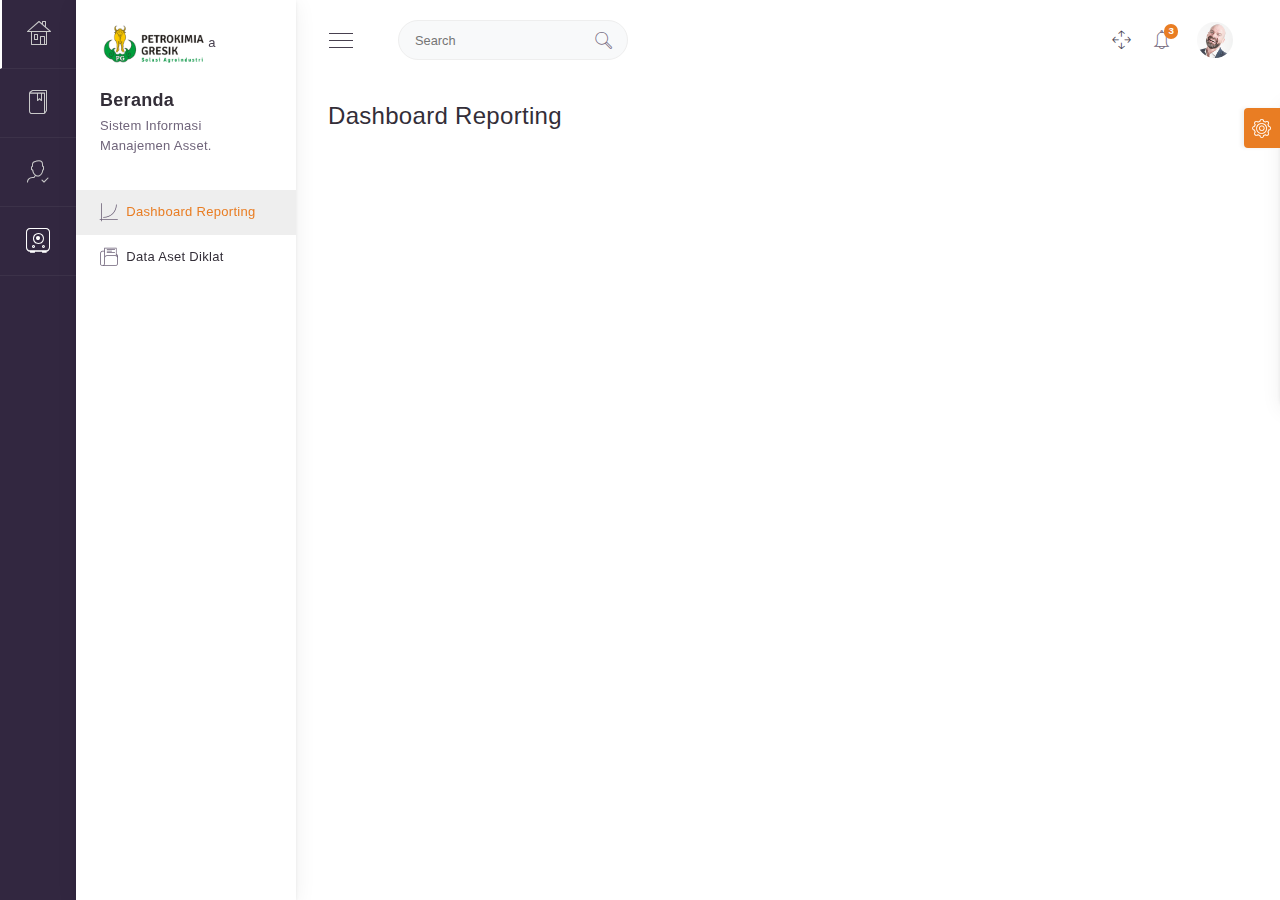
<file: dashboard1.html>
<!DOCTYPE html>
<html lang="en" dir="">

<head>
    <meta charset="UTF-8" />
    <meta name="viewport" content="width=device-width,initial-scale=1" />
    <meta http-equiv="X-UA-Compatible" content="ie=edge" />
    <title>Sistem Informasi Manajemen Asset | Unit Pendidikan dan Pelatihan Petrokimia Gresik</title>
    <link href="https://fonts.googleapis.com/css2?family=Nunito+Sans:ital,wght@0,200;0,300;0,400;0,600;0,700;0,800;0,900;1,200;1,300;1,400;1,600;1,700;1,800;1,900&display=swap" rel="stylesheet">
    <link href="css/themes/lite-purple.min.css" rel="stylesheet" />
    <link href="css/plugins/perfect-scrollbar.min.css" rel="stylesheet" />
    <link rel="stylesheet" href="css/plugins/datatables.min.css" />
</head>

<body class="text-left">
    <div class="app-admin-wrap layout-sidebar-compact sidebar-dark-purple sidenav-open clearfix">
        <div class="side-content-wrap">
            <div class="sidebar-left open rtl-ps-none" data-perfect-scrollbar data-suppress-scroll-x="true">
                <ul class="navigation-left">
                    <li class="nav-item" data-item="dashboard">
                        <a class="nav-item-hold" href="#">
                            <i class="nav-icon i-Home-2" style="color: #c9c9c9;"></i>
                            <span class="nav-text">Beranda</span>
                        </a>
                        <div class="triangle"></div>
                    </li>
                    <li class="nav-item" data-item="peminjaman">
                        <a class="nav-item-hold" href="#">
                            <i class="nav-icon i-Library" style="color: #c9c9c9;"></i>
                            <span class="nav-text">Peminjaman</span>
                        </a>
                        <div class="triangle"></div>
                    </li>
                    <li class="nav-item" data-item="admin">
                        <a class="nav-item-hold" href="#">
                            <i class="nav-icon i-Checked-User" style="color: #c9c9c9;"></i>
                            <span class="nav-text">Menu Admin</span>
                        </a>
                        <div class="triangle"></div>
                    </li>
                    <li class="nav-item">
                        <a class="nav-item-hold" href="http://demos.ui-lib.com/gull-html-doc/" target="_blank">
                            <i class="nav-icon i-Safe-Box1"></i>
                            <span class="nav-text">Doc</span>
                        </a>
                        <div class="triangle"></div>
                    </li>
                </ul>
            </div>
            <div class="sidebar-left-secondary rtl-ps-none" data-perfect-scrollbar data-suppress-scroll-x="true">
                <i class="sidebar-close i-Close" (click)="toggelSidebar()"></i>
                <header>
                    <div class="logo">
                        <img src="images/logoo.png" alt="" style="height: 44px;">a
                    </div>
                </header>
                <!-- Submenu Dashboards -->
                <div class="submenu-area" data-parent="dashboard">
                    <header>
                        <h6><strong>Beranda</strong>
                        </h6>
                        <p>Sistem Informasi Manajemen Asset.</p>
                    </header>
                    <br>
                    <ul class="childNav">
                        <li class="nav-item">
                            <a href="dashboard1.html">
                                <i class="nav-icon i-Line-Chart-2"></i>
                                <span class="item-name">Dashboard Reporting</span>
                            </a>
                        </li>
                        <li class="nav-item">
                            <a href="index.html">
                                <i class="nav-icon i-Folder-With-Document"></i>
                                <span class="item-name">Data Aset Diklat</span>
                            </a>
                        </li>
                    </ul>
                </div>
                <div class="submenu-area" data-parent="peminjaman">
                    <header>
                        <h6><strong>Penggunaan Aset</strong></h6>
                        <p>Sistem Informasi Manajemen Asset.</p>
                    </header>
                    <br>
                    <ul class="childNav">
                        <li class="nav-item">
                            <a href="peminjaman.html">
                                <i class="nav-icon i-Line-Chart-2"></i>
                                <span class="item-name">Peminjaman Aset</span>
                            </a>
                        </li>
                        <li class="nav-item">
                            <a href="pengembalian.html">
                                <i class="nav-icon i-Folder-With-Document"></i>
                                <span class="item-name">Pengembalian Aset</span>
                            </a>
                        </li>
                    </ul>
                </div>
                <div class="submenu-area" data-parent="admin">
                    <header>
                        <h6><strong>Menu Admin</strong></h6>
                        <p>Sistem Informasi Manajemen Asset.</p>
                    </header>
                    <br>
                    <ul class="childNav">
                        <li class="nav-item">
                            <a href="peminjaman.html">
                                <i class="nav-icon i-Speach-Bubble"></i>
                                <span class="item-name">Menu Admin 1</span>
                            </a>
                        </li>
                        <li class="nav-item">
                            <a href="pengembalian.html">
                                <i class="nav-icon i-Speach-Bubble-10"></i>
                                <span class="item-name">Menu Admin 2</span>
                            </a>
                        </li>
                    </ul>
                </div>
            </div>
        </div>
        <!--=============== Left side End ================-->
        <div class="main-content-wrap d-flex flex-column">
            <div class="main-header">
                <div class="logo">
                    <img src="images/logoo.png" alt="">
                </div>
                <div class="menu-toggle">
                    <div></div>
                    <div></div>
                    <div></div>
                </div>
                <div class="d-flex align-items-center">

                    <div class="search-bar">
                        <input type="text" placeholder="Search">
                        <i class="search-icon text-muted i-Magnifi-Glass1"></i>
                    </div>
                </div>
                <div style="margin: auto"></div>
                <div class="header-part-right">
                    <!-- Full screen toggle -->
                    <i class="i-Full-Screen header-icon d-none d-sm-inline-block" data-fullscreen></i>
                    <!-- Notificaiton -->
                    <div class="dropdown">
                        <div class="badge-top-container" role="button" id="dropdownNotification" data-toggle="dropdown" aria-haspopup="true" aria-expanded="false">
                            <span class="badge badge-primary">3</span>
                            <i class="i-Bell text-muted header-icon"></i>
                        </div>
                        <!-- Notification dropdown -->
                        <div class="dropdown-menu dropdown-menu-right notification-dropdown rtl-ps-none" aria-labelledby="dropdownNotification" data-perfect-scrollbar data-suppress-scroll-x="true">
                            <div class="dropdown-item d-flex">
                                <div class="notification-icon">
                                    <i class="i-Speach-Bubble-6 text-primary mr-1"></i>
                                </div>
                                <div class="notification-details flex-grow-1">
                                    <p class="m-0 d-flex align-items-center">
                                        <span>New message</span>
                                        <span class="badge badge-pill badge-primary ml-1 mr-1">new</span>
                                        <span class="flex-grow-1"></span>
                                        <span class="text-small text-muted ml-auto">10 sec ago</span>
                                    </p>
                                    <p class="text-small text-muted m-0">James: Hey! are you busy?</p>
                                </div>
                            </div>
                            <div class="dropdown-item d-flex">
                                <div class="notification-icon">
                                    <i class="i-Receipt-3 text-success mr-1"></i>
                                </div>
                                <div class="notification-details flex-grow-1">
                                    <p class="m-0 d-flex align-items-center">
                                        <span>New order received</span>
                                        <span class="badge badge-pill badge-success ml-1 mr-1">new</span>
                                        <span class="flex-grow-1"></span>
                                        <span class="text-small text-muted ml-auto">2 hours ago</span>
                                    </p>
                                    <p class="text-small text-muted m-0">1 Headphone, 3 iPhone x</p>
                                </div>
                            </div>
                            <div class="dropdown-item d-flex">
                                <div class="notification-icon">
                                    <i class="i-Empty-Box text-danger mr-1"></i>
                                </div>
                                <div class="notification-details flex-grow-1">
                                    <p class="m-0 d-flex align-items-center">
                                        <span>Product out of stock</span>
                                        <span class="badge badge-pill badge-danger ml-1 mr-1">3</span>
                                        <span class="flex-grow-1"></span>
                                        <span class="text-small text-muted ml-auto">10 hours ago</span>
                                    </p>
                                    <p class="text-small text-muted m-0">Headphone E67, R98, XL90, Q77</p>
                                </div>
                            </div>
                            <div class="dropdown-item d-flex">
                                <div class="notification-icon">
                                    <i class="i-Data-Power text-success mr-1"></i>
                                </div>
                                <div class="notification-details flex-grow-1">
                                    <p class="m-0 d-flex align-items-center">
                                        <span>Server Up!</span>
                                        <span class="badge badge-pill badge-success ml-1 mr-1">3</span>
                                        <span class="flex-grow-1"></span>
                                        <span class="text-small text-muted ml-auto">14 hours ago</span>
                                    </p>
                                    <p class="text-small text-muted m-0">Server rebooted successfully</p>
                                </div>
                            </div>
                        </div>
                    </div>
                    <!-- Notificaiton End -->
                    <!-- User avatar dropdown -->
                    <div class="dropdown">
                        <div class="user col align-self-end">
                            <img src="images/faces/1.jpg" id="userDropdown" alt="" data-toggle="dropdown" aria-haspopup="true" aria-expanded="false">
                            <div class="dropdown-menu dropdown-menu-right" aria-labelledby="userDropdown">
                                <div class="dropdown-header">
                                    <i class="i-Lock-User mr-1"></i> Timothy Carlson
                                </div>
                                <a class="dropdown-item">Account settings</a>
                                <a class="dropdown-item">Billing history</a>
                                <a class="dropdown-item" href="signin.html">Sign out</a>
                            </div>
                        </div>
                    </div>
                </div>
            </div>
            <!-- ============ Body content start ============= -->
            <div class="main-content">
                <div class="breadcrumb">
                    <h1>Dashboard Reporting</h1>
                </div>
                <!--  end of col -->
                <br>
                <!-- fotter end -->
            </div>
        </div>
    </div>
    <!-- ============ Search UI Start ============= -->
    <div class="search-ui ">
        <div class="search-header ">
            <img src="images/logoo.png " alt=" " class="logo ">
            <button class="search-close btn btn-icon bg-transparent float-right mt-2 ">
                <i class="i-Close-Window text-22 text-muted "></i>
            </button>
        </div>
        <input type="text " placeholder="Type here " class="search-input " autofocus>
        <div class="search-title ">
            <span class="text-muted ">Search results</span>
        </div>
        <div class="search-results list-horizontal ">
            <div class="list-item col-md-12 p-0 ">
                <div class="card o-hidden flex-row mb-4 d-flex ">
                    <div class="list-thumb d-flex ">
                        <!-- TUMBNAIL -->
                        <img src="images/products/headphone-1.jpg " alt=" ">
                    </div>
                    <div class="flex-grow-1 pl-2 d-flex ">
                        <div class="card-body align-self-center d-flex flex-column justify-content-between align-items-lg-center flex-lg-row ">
                            <!-- OTHER DATA -->
                            <a href=" " class="w-40 w-sm-100 ">
                                <div class="item-title ">Headphone 1</div>
                            </a>
                            <p class="m-0 text-muted text-small w-15 w-sm-100 ">Gadget</p>
                            <p class="m-0 text-muted text-small w-15 w-sm-100 ">$300
                                <del class="text-secondary ">$400</del>
                            </p>
                            <p class="m-0 text-muted text-small w-15 w-sm-100 d-none d-lg-block item-badges ">
                                <span class="badge badge-danger ">Sale</span>
                            </p>
                        </div>
                    </div>
                </div>
            </div>
            <div class="list-item col-md-12 p-0 ">
                <div class="card o-hidden flex-row mb-4 d-flex ">
                    <div class="list-thumb d-flex ">
                        <!-- TUMBNAIL -->
                        <img src="images/products/headphone-2.jpg " alt=" ">
                    </div>
                    <div class="flex-grow-1 pl-2 d-flex ">
                        <div class="card-body align-self-center d-flex flex-column justify-content-between align-items-lg-center flex-lg-row ">
                            <!-- OTHER DATA -->
                            <a href=" " class="w-40 w-sm-100 ">
                                <div class="item-title ">Headphone 1</div>
                            </a>
                            <p class="m-0 text-muted text-small w-15 w-sm-100 ">Gadget</p>
                            <p class="m-0 text-muted text-small w-15 w-sm-100 ">$300
                                <del class="text-secondary ">$400</del>
                            </p>
                            <p class="m-0 text-muted text-small w-15 w-sm-100 d-none d-lg-block item-badges ">
                                <span class="badge badge-primary ">New</span>
                            </p>
                        </div>
                    </div>
                </div>
            </div>
            <div class="list-item col-md-12 p-0 ">
                <div class="card o-hidden flex-row mb-4 d-flex ">
                    <div class="list-thumb d-flex ">
                        <!-- TUMBNAIL -->
                        <img src="images/products/headphone-3.jpg " alt=" ">
                    </div>
                    <div class="flex-grow-1 pl-2 d-flex ">
                        <div class="card-body align-self-center d-flex flex-column justify-content-between align-items-lg-center flex-lg-row ">
                            <!-- OTHER DATA -->
                            <a href=" " class="w-40 w-sm-100 ">
                                <div class="item-title ">Headphone 1</div>
                            </a>
                            <p class="m-0 text-muted text-small w-15 w-sm-100 ">Gadget</p>
                            <p class="m-0 text-muted text-small w-15 w-sm-100 ">$300
                                <del class="text-secondary ">$400</del>
                            </p>
                            <p class="m-0 text-muted text-small w-15 w-sm-100 d-none d-lg-block item-badges ">
                                <span class="badge badge-primary ">New</span>
                            </p>
                        </div>
                    </div>
                </div>
            </div>
            <div class="list-item col-md-12 p-0 ">
                <div class="card o-hidden flex-row mb-4 d-flex ">
                    <div class="list-thumb d-flex ">
                        <!-- TUMBNAIL -->
                        <img src="images/products/headphone-4.jpg " alt=" ">
                    </div>
                    <div class="flex-grow-1 pl-2 d-flex ">
                        <div class="card-body align-self-center d-flex flex-column justify-content-between align-items-lg-center flex-lg-row ">
                            <!-- OTHER DATA -->
                            <a href=" " class="w-40 w-sm-100 ">
                                <div class="item-title ">Headphone 1</div>
                            </a>
                            <p class="m-0 text-muted text-small w-15 w-sm-100 ">Gadget</p>
                            <p class="m-0 text-muted text-small w-15 w-sm-100 ">$300
                                <del class="text-secondary ">$400</del>
                            </p>
                            <p class="m-0 text-muted text-small w-15 w-sm-100 d-none d-lg-block item-badges ">
                                <span class="badge badge-primary ">New</span>
                            </p>
                        </div>
                    </div>
                </div>
            </div>
        </div>
        <!-- PAGINATION CONTROL -->
        <div class="col-md-12 mt-5 text-center ">
            <nav aria-label="Page navigation example ">
                <ul class="pagination d-inline-flex ">
                    <li class="page-item ">
                        <a class="page-link " href="# " aria-label="Previous ">
                            <span aria-hidden="true ">&laquo;</span>
                            <span class="sr-only ">Previous</span>
                        </a>
                    </li>
                    <li class="page-item "><a class="page-link " href="# ">1</a></li>
                    <li class="page-item "><a class="page-link " href="# ">2</a></li>
                    <li class="page-item "><a class="page-link " href="# ">3</a></li>
                    <li class="page-item ">
                        <a class="page-link " href="# " aria-label="Next ">
                            <span aria-hidden="true ">&raquo;</span>
                            <span class="sr-only ">Next</span>
                        </a>
                    </li>
                </ul>
            </nav>
        </div>
    </div>
    <!-- ============ Search UI End ============= -->
    <div class="customizer ">
        <div class="handle "><i class="i-Gear spin "></i></div>
        <div class="customizer-body " data-perfect-scrollbar=" " data-suppress-scroll-x="true ">
            <div class="accordion " id="accordionCustomizer ">
                <div class="card ">
                    <div class="card-header " id="headingOne ">
                        <p class="mb-0 ">Sidebar Colors</p>
                    </div>
                    <div class="collapse show " id="collapseOne " aria-labelledby="headingOne " data-parent="#accordionCustomizer ">
                        <div class="card-body ">
                            <div class="colors sidebar-colors "><a class="color gradient-purple-indigo " data-sidebar-class="sidebar-gradient-purple-indigo "><i class="i-Eye "></i></a><a class="color gradient-black-blue " data-sidebar-class="sidebar-gradient-black-blue "><i class="i-Eye "></i></a>
                                <a class="color gradient-black-gray " data-sidebar-class="sidebar-gradient-black-gray "><i class="i-Eye "></i></a><a class="color gradient-steel-gray " data-sidebar-class="sidebar-gradient-steel-gray "><i class="i-Eye "></i></a>
                                <a class="color dark-purple active " data-sidebar-class="sidebar-dark-purple "><i
                                        class="i-Eye "></i></a><a class="color slate-gray " data-sidebar-class="sidebar-slate-gray "><i class="i-Eye "></i></a>
                                <a class="color midnight-blue " data-sidebar-class="sidebar-midnight-blue "><i
                                        class="i-Eye "></i></a><a class="color blue " data-sidebar-class="sidebar-blue "><i class="i-Eye "></i></a><a class="color indigo " data-sidebar-class="sidebar-indigo "><i
                                        class="i-Eye "></i></a><a class="color pink " data-sidebar-class="sidebar-pink "><i class="i-Eye "></i></a>
                                <a class="color red " data-sidebar-class="sidebar-red "><i class="i-Eye "></i></a><a class="color purple " data-sidebar-class="sidebar-purple "><i
                                        class="i-Eye "></i></a>
                            </div>
                        </div>
                    </div>
                </div>
                <div class="card ">
                    <div class="card-header " id="headingOne ">
                        <p class="mb-0 ">RTL</p>
                    </div>
                    <div class="collapse show " id="collapseTwo " aria-labelledby="headingTwo " data-parent="#accordionCustomizer ">
                        <div class="card-body ">
                            <label class="checkbox checkbox-primary ">
                                <input id="rtl-checkbox " type="checkbox " /><span>Enable RTL</span><span
                                    class="checkmark "></span>
                            </label>
                        </div>
                    </div>
                </div>
            </div>
        </div>
    </div>
    <script src="js/plugins/jquery-3.3.1.min.js "></script>
    <script src="js/plugins/bootstrap.bundle.min.js "></script>
    <script src="js/plugins/perfect-scrollbar.min.js "></script>
    <script src="js/scripts/script.min.js "></script>
    <script src="js/scripts/sidebar.compact.script.min.js "></script>
    <script src="js/scripts/customizer.script.min.js "></script>
    <script src="js/plugins/datatables.min.js "></script>
    <script src="js/scripts/datatables.script.min.js "></script>
</body>

</html>
</file>
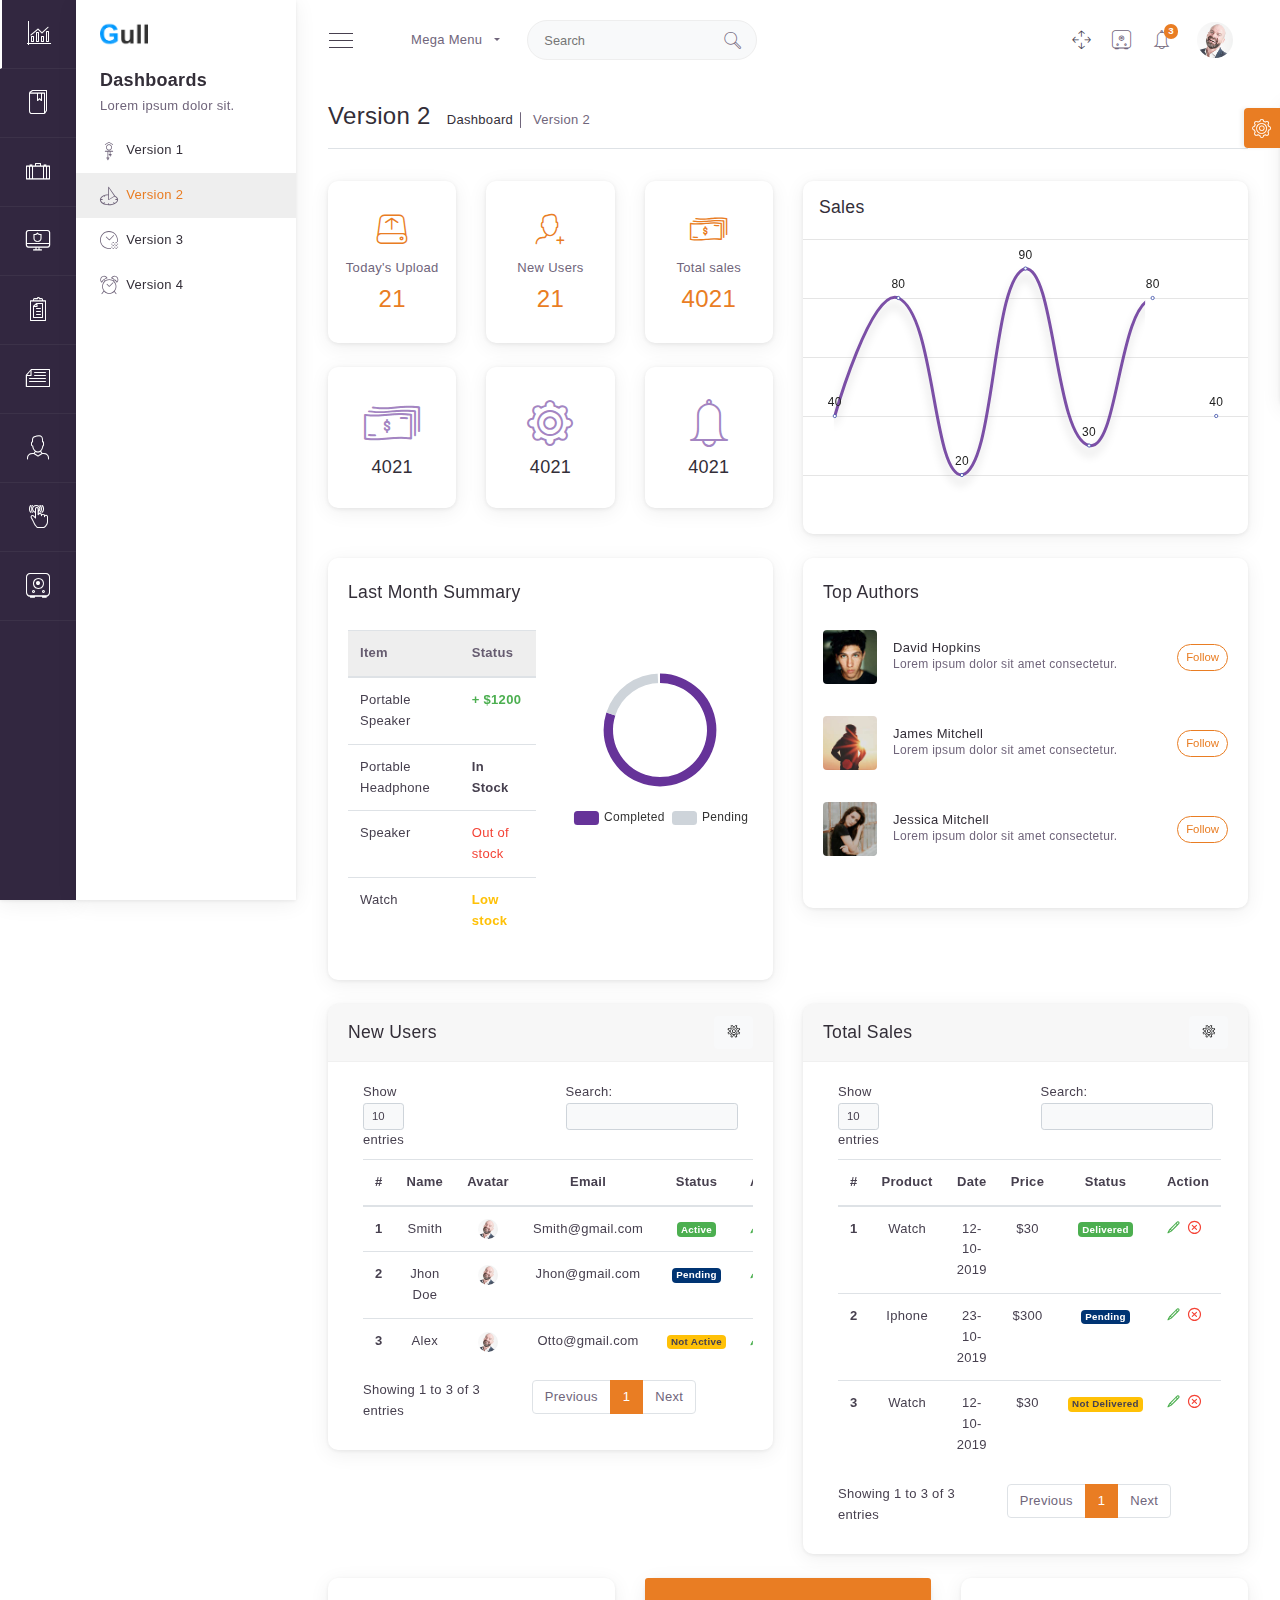
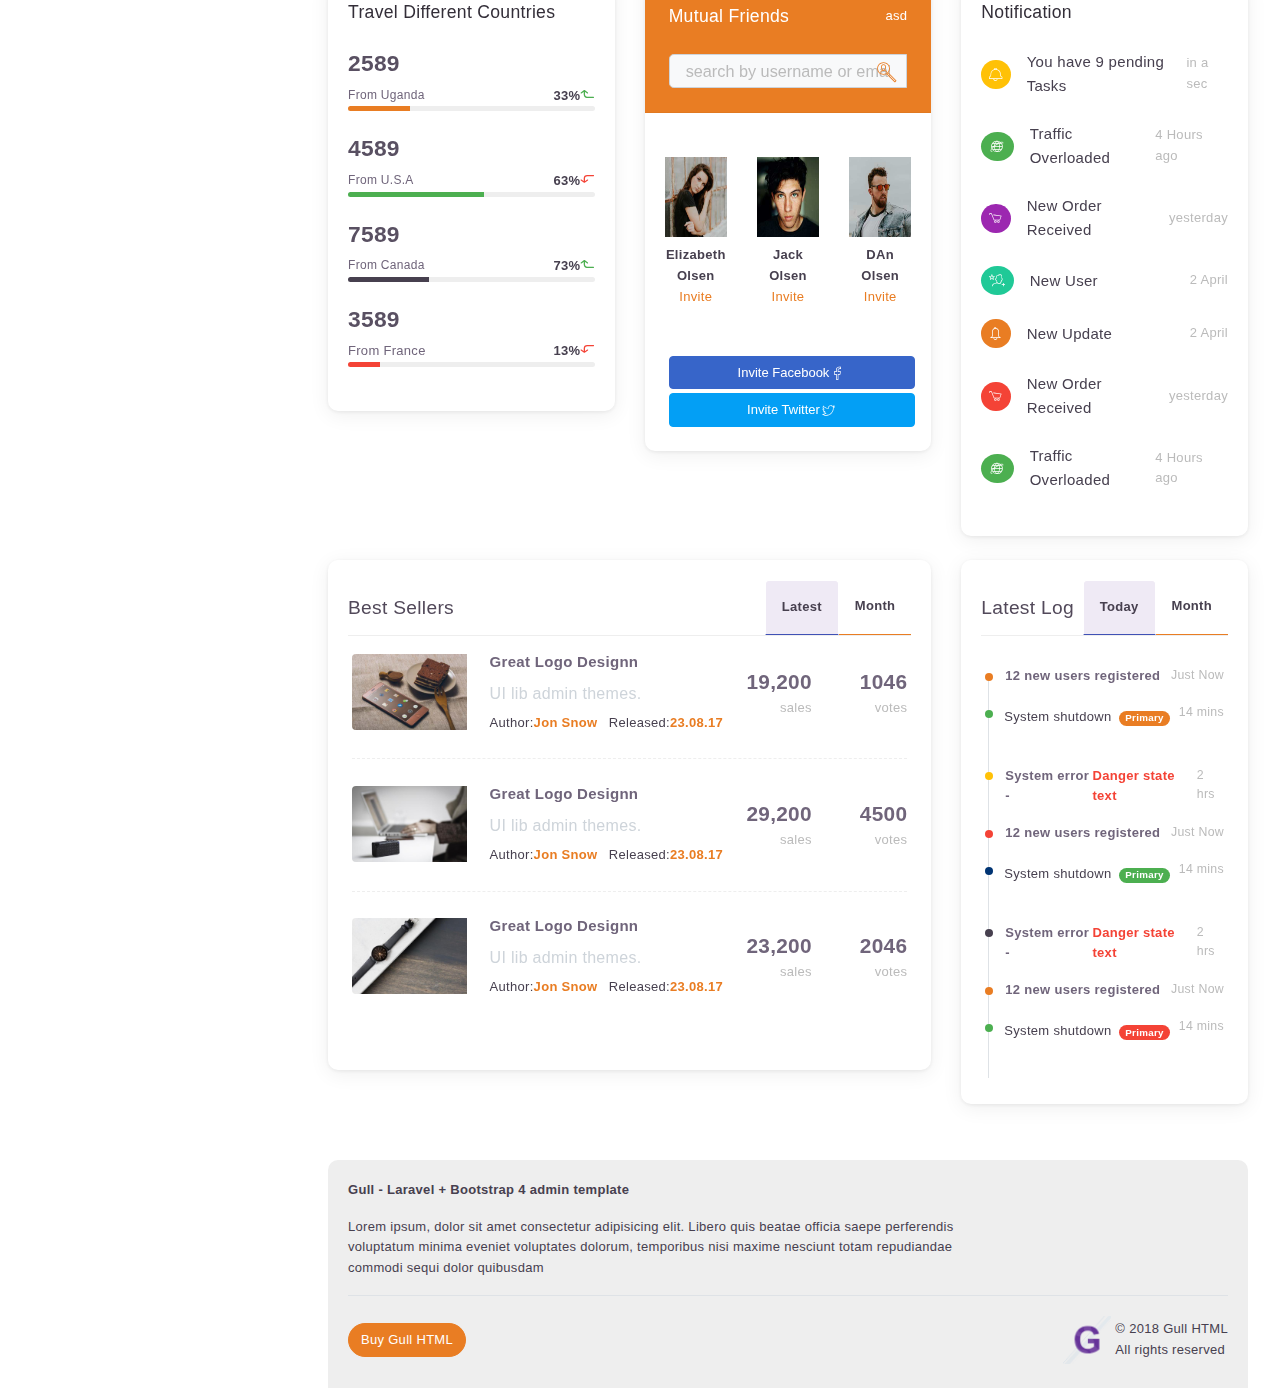
<file: dashboard2.html>
<!DOCTYPE html>
<html lang="en" dir="">

<head>
    <meta charset="UTF-8" />
    <meta name="viewport" content="width=device-width,initial-scale=1" />
    <meta http-equiv="X-UA-Compatible" content="ie=edge" />
    <title>Dashboard v2 | Gull Admin Template</title>
    <link href="https://fonts.googleapis.com/css2?family=Nunito+Sans:ital,wght@0,200;0,300;0,400;0,600;0,700;0,800;0,900;1,200;1,300;1,400;1,600;1,700;1,800;1,900&display=swap" rel="stylesheet">
    <link href="css/themes/lite-purple.min.css" rel="stylesheet" />
    <link href="css/plugins/perfect-scrollbar.min.css" rel="stylesheet" />
</head>

<body class="text-left">
    <div class="app-admin-wrap layout-sidebar-compact sidebar-dark-purple sidenav-open clearfix">
        <div class="side-content-wrap">
            <div class="sidebar-left open rtl-ps-none" data-perfect-scrollbar data-suppress-scroll-x="true">
                <ul class="navigation-left">
                    <li class="nav-item " data-item="dashboard">
                        <a class="nav-item-hold" href="#">
                            <i class="nav-icon i-Bar-Chart"></i>
                            <span class="nav-text">Dashboard</span>
                        </a>
                        <div class="triangle"></div>
                    </li>
                    <li class="nav-item active" data-item="uikits">
                        <a class="nav-item-hold" href="#">
                            <i class="nav-icon i-Library"></i>
                            <span class="nav-text">UI kits</span>
                        </a>
                        <div class="triangle"></div>
                    </li>
                    <li class="nav-item" data-item="extrakits">
                        <a class="nav-item-hold" href="#">
                            <i class="nav-icon i-Suitcase"></i>
                            <span class="nav-text">Extra kits</span>
                        </a>
                        <div class="triangle"></div>
                    </li>
                    <li class="nav-item" data-item="apps">
                        <a class="nav-item-hold" href="#">
                            <i class="nav-icon i-Computer-Secure"></i>
                            <span class="nav-text">Apps</span>
                        </a>
                        <div class="triangle"></div>
                    </li>
                    <li class="nav-item" data-item="forms">
                        <a class="nav-item-hold" href="#">
                            <i class="nav-icon i-File-Clipboard-File--Text"></i>
                            <span class="nav-text">Forms</span>
                        </a>
                        <div class="triangle"></div>
                    </li>
                    <li class="nav-item">
                        <a class="nav-item-hold" href="datatables.html">
                            <i class="nav-icon i-File-Horizontal-Text"></i>
                            <span class="nav-text">Datatables</span>
                        </a>
                        <div class="triangle"></div>
                    </li>
                    <li class="nav-item" data-item="sessions">
                        <a class="nav-item-hold" href="#">
                            <i class="nav-icon i-Administrator"></i>
                            <span class="nav-text">Sessions</span>
                        </a>
                        <div class="triangle"></div>
                    </li>
                    <li class="nav-item" data-item="others">
                        <a class="nav-item-hold" href="#">
                            <i class="nav-icon i-Double-Tap"></i>
                            <span class="nav-text">Others</span>
                        </a>
                        <div class="triangle"></div>
                    </li>
                    <li class="nav-item">
                        <a class="nav-item-hold" href="http://demos.ui-lib.com/gull-html-doc/" target="_blank">
                            <i class="nav-icon i-Safe-Box1"></i>
                            <span class="nav-text">Doc</span>
                        </a>
                        <div class="triangle"></div>
                    </li>
                </ul>
            </div>
            <div class="sidebar-left-secondary rtl-ps-none" data-perfect-scrollbar data-suppress-scroll-x="true">
                <i class="sidebar-close i-Close" (click)="toggelSidebar()"></i>
                <header>
                    <div class="logo">
                        <img src="images/logo-text.png" alt="">
                    </div>
                </header>
                <!-- Submenu Dashboards -->
                <div class="submenu-area" data-parent="dashboard">
                    <header>
                        <h6>Dashboards</h6>
                        <p>Lorem ipsum dolor sit.</p>
                    </header>
                    <ul class="childNav">
                        <li class="nav-item">
                            <a href="dashboard1.html">
                                <i class="nav-icon i-Clock-3"></i>
                                <span class="item-name">Version 1</span>
                            </a>
                        </li>
                        <li class="nav-item">
                            <a href="dashboard2.html">
                                <i class="nav-icon i-Clock-4"></i>
                                <span class="item-name">Version 2</span>
                            </a>
                        </li>
                        <li class="nav-item">
                            <a href="dashboard3.html">
                                <i class="nav-icon i-Over-Time"></i>
                                <span class="item-name">Version 3</span>
                            </a>
                        </li>
                        <li class="nav-item">
                            <a href="dashboard4.html">
                                <i class="nav-icon i-Clock"></i>
                                <span class="item-name">Version 4</span>
                            </a>
                        </li>
                    </ul>
                </div>
                <div class="submenu-area" data-parent="forms">
                    <header>
                        <h6>Forms</h6>
                        <p>Lorem ipsum dolor sit.</p>
                    </header>
                    <ul class="childNav">
                        <li class="nav-item">
                            <a href="form.basic.html">
                                <i class="nav-icon i-File-Clipboard-Text--Image"></i>
                                <span class="item-name">Basic Elements</span>
                            </a>
                        </li>
                        <li class="nav-item">
                            <a href="form.layouts.html">
                                <i class="nav-icon i-Split-Vertical"></i>
                                <span class="item-name">Form Layouts</span>
                            </a>
                        </li>
                        <li class="nav-item">
                            <a href="form.input.group.html">
                                <i class="nav-icon i-Receipt-4"></i>
                                <span class="item-name">Input Groups</span>
                            </a>
                        </li>
                        <li class="nav-item">
                            <a href="form.validation.html">
                                <i class="nav-icon i-Close-Window"></i>
                                <span class="item-name">Form Validation</span>
                            </a>
                        </li>
                        <li class="nav-item">
                            <a href="smart.wizard.html">
                                <i class="nav-icon i-Width-Window"></i>
                                <span class="item-name">Smart Wizard</span>
                            </a>
                        </li>
                        <li class="nav-item">
                            <a href="tag.input.html">
                                <i class="nav-icon i-Tag-2"></i>
                                <span class="item-name">Tag Input</span>
                            </a>
                        </li>
                        <li class="nav-item">
                            <a href="editor.html">
                                <i class="nav-icon i-Pen-2"></i>
                                <span class="item-name">Rich Editor</span>
                            </a>
                        </li>
                    </ul>
                </div>
                <div class="submenu-area" data-parent="apps">
                    <header>
                        <h6>Apps</h6>
                        <p>Lorem ipsum dolor sit.</p>
                    </header>
                    <ul class="childNav">
                        <li class="nav-item">
                            <a href="invoice.html">
                                <i class="nav-icon i-Add-File"></i>
                                <span class="item-name">Invoice</span>
                            </a>
                        </li>
                        <li class="nav-item">
                            <a href="inbox.html">
                                <i class="nav-icon i-Email"></i>
                                <span class="item-name">Inbox</span>
                            </a>
                        </li>
                        <li class="nav-item">
                            <a href="chat.html">
                                <i class="nav-icon i-Speach-Bubble-3"></i>
                                <span class="item-name">Chat</span>
                            </a>
                        </li>
                    </ul>
                </div>
                <div class="submenu-area" data-parent="extrakits">
                    <header>
                        <h6>Extra Kits</h6>
                        <p>Lorem ipsum dolor sit.</p>
                    </header>
                    <ul class="childNav">
                        <li class="nav-item">
                            <a href="image.cropper.html">
                                <i class="nav-icon i-Crop-2"></i>
                                <span class="item-name">Image Cropper</span>
                            </a>
                        </li>
                        <li class="nav-item">
                            <a href="loaders.html">
                                <i class="nav-icon i-Loading-3"></i>
                                <span class="item-name">Loaders</span>
                            </a>
                        </li>
                        <li class="nav-item">
                            <a href="ladda.button.html">
                                <i class="nav-icon i-Loading-2"></i>
                                <span class="item-name">Ladda Buttons</span>
                            </a>
                        </li>
                        <li class="nav-item">
                            <a href="toastr.html">
                                <i class="nav-icon i-Bell"></i>
                                <span class="item-name">Toastr</span>
                            </a>
                        </li>
                        <li class="nav-item">
                            <a href="sweet.alerts.html">
                                <i class="nav-icon i-Approved-Window"></i>
                                <span class="item-name">Sweet Alerts</span>
                            </a>
                        </li>
                        <li class="nav-item">
                            <a href="tour.html">
                                <i class="nav-icon i-Plane"></i>
                                <span class="item-name">User Tour</span>
                            </a>
                        </li>
                        <li class="nav-item">
                            <a href="upload.html">
                                <i class="nav-icon i-Data-Upload"></i>
                                <span class="item-name">Upload</span>
                            </a>
                        </li>
                    </ul>
                </div>
                <div class="submenu-area" data-parent="uikits">
                    <header>
                        <h6>UI Kits</h6>
                        <p>Lorem ipsum dolor sit.</p>
                    </header>
                    <ul class="childNav">
                        <li class="nav-item">
                            <a href="alerts.html">
                                <i class="nav-icon i-Bell1"></i>
                                <span class="item-name">Alerts</span>
                            </a>
                        </li>
                        <li class="nav-item">
                            <a href="accordion.html">
                                <i class="nav-icon i-Split-Horizontal-2-Window"></i>
                                <span class="item-name">Accordion</span>
                            </a>
                        </li>
                        <li class="nav-item">
                            <a href="badges.html">
                                <i class="nav-icon i-Medal-2"></i>
                                <span class="item-name">Badges</span>
                            </a>
                        </li>
                        <li class="nav-item">
                            <a href="buttons.html">
                                <i class="nav-icon i-Cursor-Click"></i>
                                <span class="item-name">Buttons</span>
                            </a>
                        </li>
                        <li class="nav-item">
                            <a href="cards.html">
                                <i class="nav-icon i-Line-Chart-2"></i>
                                <span class="item-name">Cards</span>
                            </a>
                        </li>
                        <li class="nav-item">
                            <a href="card.metrics.html">
                                <i class="nav-icon i-ID-Card"></i>
                                <span class="item-name">Card Metrics</span>
                            </a>
                        </li>
                        <li class="nav-item">
                            <a href="carousel.html">
                                <i class="nav-icon i-Video-Photographer"></i>
                                <span class="item-name">Carousels</span>
                            </a>
                        </li>
                        <li class="nav-item">
                            <a href="lists.html">
                                <i class="nav-icon i-Belt-3"></i>
                                <span class="item-name">Lists</span>
                            </a>
                        </li>
                        <li class="nav-item">
                            <a href="pagination.html">
                                <i class="nav-icon i-Arrow-Next"></i>
                                <span class="item-name">Paginations</span>
                            </a>
                        </li>
                        <li class="nav-item">
                            <a href="popover.html">
                                <i class="nav-icon i-Speach-Bubble-2"></i>
                                <span class="item-name">Popover</span>
                            </a>
                        </li>
                        <li class="nav-item">
                            <a href="progressbar.html">
                                <i class="nav-icon i-Loading"></i>
                                <span class="item-name">Progressbar</span>
                            </a>
                        </li>
                        <li class="nav-item">
                            <a href="tables.html">
                                <i class="nav-icon i-File-Horizontal-Text"></i>
                                <span class="item-name">Tables</span>
                            </a>
                        </li>
                        <li class="nav-item">
                            <a href="tabs.html">
                                <i class="nav-icon i-New-Tab"></i>
                                <span class="item-name">Tabs</span>
                            </a>
                        </li>
                        <li class="nav-item">
                            <a href="tooltip.html">
                                <i class="nav-icon i-Speach-Bubble-8"></i>
                                <span class="item-name">Tooltip</span>
                            </a>
                        </li>
                        <li class="nav-item">
                            <a href="modals.html">
                                <i class="nav-icon i-Duplicate-Window"></i>
                                <span class="item-name">Modals</span>
                            </a>
                        </li>
                        <li class="nav-item">
                            <a href="nouislider.html">
                                <i class="nav-icon i-Width-Window"></i>
                                <span class="item-name">Sliders</span>
                            </a>
                        </li>
                    </ul>
                </div>
                <div class="submenu-area" data-parent="sessions">
                    <header>
                        <h6>Session Pages</h6>
                        <p>Lorem ipsum dolor sit.</p>
                    </header>
                    <ul class="childNav">
                        <li class="nav-item">
                            <a href="../sessions/signin.html">
                                <i class="nav-icon i-Checked-User"></i>
                                <span class="item-name">Sign in</span>
                            </a>
                        </li>
                        <li class="nav-item">
                            <a href="../sessions/signup.html">
                                <i class="nav-icon i-Add-User"></i>
                                <span class="item-name">Sign up</span>
                            </a>
                        </li>
                        <li class="nav-item">
                            <a href="../sessions/forgot.html">
                                <i class="nav-icon i-Find-User"></i>
                                <span class="item-name">Forgot</span>
                            </a>
                        </li>
                    </ul>
                </div>
                <div class="submenu-area" data-parent="others">
                    <header>
                        <h6>Others</h6>
                        <p>Lorem ipsum dolor sit.</p>
                    </header>
                    <ul class="childNav" data-parent="">
                        <li class="nav-item">
                            <a href="../sessions/not-found.html">
                                <i class="nav-icon i-Error-404-Window"></i>
                                <span class="item-name">Not Found</span>
                            </a>
                        </li>
                        <li class="nav-item">
                            <a href="user.profile.html">
                                <i class="nav-icon i-Male"></i>
                                <span class="item-name">User Profile</span>
                            </a>
                        </li>
                        <li class="nav-item">
                            <a href="blank.html">
                                <i class="nav-icon i-File-Horizontal"></i>
                                <span class="item-name">Blank Page</span>
                            </a>
                        </li>
                    </ul>
                </div>
            </div>
        </div>
        <!--=============== Left side End ================-->
        <div class="main-content-wrap d-flex flex-column">
            <div class="main-header">
                <div class="logo">
                    <img src="images/logo.png" alt="">
                </div>
                <div class="menu-toggle">
                    <div></div>
                    <div></div>
                    <div></div>
                </div>
                <div class="d-flex align-items-center">
                    <!-- Mega menu -->
                    <div class="dropdown mega-menu d-none d-md-block">
                        <a href="#" class="btn text-muted dropdown-toggle mr-3" id="dropdownMegaMenuButton" data-toggle="dropdown" aria-haspopup="true" aria-expanded="false">Mega Menu</a>
                        <div class="dropdown-menu text-left" aria-labelledby="dropdownMenuButton">
                            <div class="row m-0">
                                <div class="col-md-4 p-4 bg-img">
                                    <h2 class="title">Mega Menu <br> Sidebar</h2>
                                    <p>Lorem ipsum dolor sit amet consectetur, adipisicing elit. Asperiores natus laboriosam fugit, consequatur.
                                    </p>
                                    <p class="mb-4">Lorem ipsum dolor sit amet consectetur, adipisicing elit. Exercitationem odio amet eos dolore suscipit placeat.</p>
                                    <button class="btn btn-lg btn-rounded btn-outline-warning">Learn More</button>
                                </div>
                                <div class="col-md-4 p-4">
                                    <p class="text-primary text--cap border-bottom-primary d-inline-block">Features</p>
                                    <div class="menu-icon-grid w-auto p-0">
                                        <a href="#"><i class="i-Shop-4"></i> Home</a>
                                        <a href="#"><i class="i-Library"></i> UI Kits</a>
                                        <a href="#"><i class="i-Drop"></i> Apps</a>
                                        <a href="#"><i class="i-File-Clipboard-File--Text"></i> Forms</a>
                                        <a href="#"><i class="i-Checked-User"></i> Sessions</a>
                                        <a href="#"><i class="i-Ambulance"></i> Support</a>
                                    </div>
                                </div>
                                <div class="col-md-4 p-4">
                                    <p class="text-primary text--cap border-bottom-primary d-inline-block">Components
                                    </p>
                                    <ul class="links">
                                        <li><a href="accordion.html">Accordion</a></li>
                                        <li><a href="alerts.html">Alerts</a></li>
                                        <li><a href="buttons.html">Buttons</a></li>
                                        <li><a href="badges.html">Badges</a></li>
                                        <li><a href="carousel.html">Carousels</a></li>
                                        <li><a href="lists.html">Lists</a></li>
                                        <li><a href="popover.html">Popover</a></li>
                                        <li><a href="tables.html">Tables</a></li>
                                        <li><a href="datatables.html">Datatables</a></li>
                                        <li><a href="modals.html">Modals</a></li>
                                        <li><a href="nouislider.html">Sliders</a></li>
                                        <li><a href="tabs.html">Tabs</a></li>
                                    </ul>
                                </div>
                            </div>
                        </div>
                    </div>
                    <!-- / Mega menu -->
                    <div class="search-bar">
                        <input type="text" placeholder="Search">
                        <i class="search-icon text-muted i-Magnifi-Glass1"></i>
                    </div>
                </div>
                <div style="margin: auto"></div>
                <div class="header-part-right">
                    <!-- Full screen toggle -->
                    <i class="i-Full-Screen header-icon d-none d-sm-inline-block" data-fullscreen></i>
                    <!-- Grid menu Dropdown -->
                    <div class="dropdown">
                        <i class="i-Safe-Box text-muted header-icon" role="button" id="dropdownMenuButton" data-toggle="dropdown" aria-haspopup="true" aria-expanded="false"></i>
                        <div class="dropdown-menu" aria-labelledby="dropdownMenuButton">
                            <div class="menu-icon-grid">
                                <a href="#"><i class="i-Shop-4"></i> Home</a>
                                <a href="#"><i class="i-Library"></i> UI Kits</a>
                                <a href="#"><i class="i-Drop"></i> Apps</a>
                                <a href="#"><i class="i-File-Clipboard-File--Text"></i> Forms</a>
                                <a href="#"><i class="i-Checked-User"></i> Sessions</a>
                                <a href="#"><i class="i-Ambulance"></i> Support</a>
                            </div>
                        </div>
                    </div>
                    <!-- Notificaiton -->
                    <div class="dropdown">
                        <div class="badge-top-container" role="button" id="dropdownNotification" data-toggle="dropdown" aria-haspopup="true" aria-expanded="false">
                            <span class="badge badge-primary">3</span>
                            <i class="i-Bell text-muted header-icon"></i>
                        </div>
                        <!-- Notification dropdown -->
                        <div class="dropdown-menu dropdown-menu-right notification-dropdown rtl-ps-none" aria-labelledby="dropdownNotification" data-perfect-scrollbar data-suppress-scroll-x="true">
                            <div class="dropdown-item d-flex">
                                <div class="notification-icon">
                                    <i class="i-Speach-Bubble-6 text-primary mr-1"></i>
                                </div>
                                <div class="notification-details flex-grow-1">
                                    <p class="m-0 d-flex align-items-center">
                                        <span>New message</span>
                                        <span class="badge badge-pill badge-primary ml-1 mr-1">new</span>
                                        <span class="flex-grow-1"></span>
                                        <span class="text-small text-muted ml-auto">10 sec ago</span>
                                    </p>
                                    <p class="text-small text-muted m-0">James: Hey! are you busy?</p>
                                </div>
                            </div>
                            <div class="dropdown-item d-flex">
                                <div class="notification-icon">
                                    <i class="i-Receipt-3 text-success mr-1"></i>
                                </div>
                                <div class="notification-details flex-grow-1">
                                    <p class="m-0 d-flex align-items-center">
                                        <span>New order received</span>
                                        <span class="badge badge-pill badge-success ml-1 mr-1">new</span>
                                        <span class="flex-grow-1"></span>
                                        <span class="text-small text-muted ml-auto">2 hours ago</span>
                                    </p>
                                    <p class="text-small text-muted m-0">1 Headphone, 3 iPhone x</p>
                                </div>
                            </div>
                            <div class="dropdown-item d-flex">
                                <div class="notification-icon">
                                    <i class="i-Empty-Box text-danger mr-1"></i>
                                </div>
                                <div class="notification-details flex-grow-1">
                                    <p class="m-0 d-flex align-items-center">
                                        <span>Product out of stock</span>
                                        <span class="badge badge-pill badge-danger ml-1 mr-1">3</span>
                                        <span class="flex-grow-1"></span>
                                        <span class="text-small text-muted ml-auto">10 hours ago</span>
                                    </p>
                                    <p class="text-small text-muted m-0">Headphone E67, R98, XL90, Q77</p>
                                </div>
                            </div>
                            <div class="dropdown-item d-flex">
                                <div class="notification-icon">
                                    <i class="i-Data-Power text-success mr-1"></i>
                                </div>
                                <div class="notification-details flex-grow-1">
                                    <p class="m-0 d-flex align-items-center">
                                        <span>Server Up!</span>
                                        <span class="badge badge-pill badge-success ml-1 mr-1">3</span>
                                        <span class="flex-grow-1"></span>
                                        <span class="text-small text-muted ml-auto">14 hours ago</span>
                                    </p>
                                    <p class="text-small text-muted m-0">Server rebooted successfully</p>
                                </div>
                            </div>
                        </div>
                    </div>
                    <!-- Notificaiton End -->
                    <!-- User avatar dropdown -->
                    <div class="dropdown">
                        <div class="user col align-self-end">
                            <img src="images/faces/1.jpg" id="userDropdown" alt="" data-toggle="dropdown" aria-haspopup="true" aria-expanded="false">
                            <div class="dropdown-menu dropdown-menu-right" aria-labelledby="userDropdown">
                                <div class="dropdown-header">
                                    <i class="i-Lock-User mr-1"></i> Timothy Carlson
                                </div>
                                <a class="dropdown-item">Account settings</a>
                                <a class="dropdown-item">Billing history</a>
                                <a class="dropdown-item" href="signin.html">Sign out</a>
                            </div>
                        </div>
                    </div>
                </div>
            </div>
            <!-- ============ Body content start ============= -->
            <div class="main-content">
                <div class="breadcrumb">
                    <h1 class="mr-2">Version 2</h1>
                    <ul>
                        <li><a href="">Dashboard</a></li>
                        <li>Version 2</li>
                    </ul>
                </div>
                <div class="separator-breadcrumb border-top"></div>
                <div class="row">
                    <div class="col-lg-6 col-md-12">
                        <!-- CARD ICON-->
                        <div class="row">
                            <div class="col-lg-4 col-md-6 col-sm-6">
                                <div class="card card-icon mb-4">
                                    <div class="card-body text-center"><i class="i-Data-Upload"></i>
                                        <p class="text-muted mt-2 mb-2">Today&apos;s Upload</p>
                                        <p class="text-primary text-24 line-height-1 m-0">21</p>
                                    </div>
                                </div>
                            </div>
                            <div class="col-lg-4 col-md-6 col-sm-6">
                                <div class="card card-icon mb-4">
                                    <div class="card-body text-center"><i class="i-Add-User"></i>
                                        <p class="text-muted mt-2 mb-2">New Users</p>
                                        <p class="text-primary text-24 line-height-1 m-0">21</p>
                                    </div>
                                </div>
                            </div>
                            <div class="col-lg-4 col-md-6 col-sm-6">
                                <div class="card card-icon mb-4">
                                    <div class="card-body text-center"><i class="i-Money-2"></i>
                                        <p class="text-muted mt-2 mb-2">Total sales</p>
                                        <p class="text-primary text-24 line-height-1 m-0">4021</p>
                                    </div>
                                </div>
                            </div>
                            <div class="col-lg-4 col-md-6 col-sm-6">
                                <div class="card card-icon-big mb-4">
                                    <div class="card-body text-center"><i class="i-Money-2"></i>
                                        <p class="line-height-1 text-title text-18 mt-2 mb-0">4021</p>
                                    </div>
                                </div>
                            </div>
                            <div class="col-lg-4 col-md-6 col-sm-6">
                                <div class="card card-icon-big mb-4">
                                    <div class="card-body text-center"><i class="i-Gear"></i>
                                        <p class="line-height-1 text-title text-18 mt-2 mb-0">4021</p>
                                    </div>
                                </div>
                            </div>
                            <div class="col-lg-4 col-md-6 col-sm-6">
                                <div class="card card-icon-big mb-4">
                                    <div class="card-body text-center"><i class="i-Bell"></i>
                                        <p class="line-height-1 text-title text-18 mt-2 mb-0">4021</p>
                                    </div>
                                </div>
                            </div>
                        </div>
                    </div>
                    <div class="col-lg-6 col-md-12">
                        <div class="card mb-4">
                            <div class="card-body p-0">
                                <h5 class="card-title m-0 p-3">Sales</h5>
                                <div id="echart4" style="height: 300px"></div>
                            </div>
                        </div>
                    </div>
                    <div class="col-lg-6 col-md-12">
                        <div class="card mb-4">
                            <div class="card-body">
                                <div class="card-title">Last Month Summary</div>
                                <div class="row">
                                    <div class="col-md-6">
                                        <table class="table">
                                            <thead class="thead-light">
                                                <tr>
                                                    <th scope="col">Item</th>
                                                    <th scope="col">Status</th>
                                                </tr>
                                            </thead>
                                            <tbody>
                                                <tr>
                                                    <td>Portable Speaker</td>
                                                    <td class="font-weight-bold text-success">+ $1200</td>
                                                </tr>
                                                <tr>
                                                    <td>Portable Headphone</td>
                                                    <td class="font-weight-bold">In Stock</td>
                                                </tr>
                                                <tr>
                                                    <td>Speaker</td>
                                                    <td class="text-danger">Out of stock</td>
                                                </tr>
                                                <tr>
                                                    <td>Watch</td>
                                                    <td class="text-warning font-weight-bold">Low stock</td>
                                                </tr>
                                            </tbody>
                                        </table>
                                    </div>
                                    <div class="col-md-6">
                                        <div id="echart5" style="height: 200px;"></div>
                                    </div>
                                </div>
                            </div>
                        </div>
                    </div>
                    <div class="col-lg-6 col-md-12">
                        <div class="card mb-4">
                            <div class="card-body">
                                <div class="card-title">Top Authors</div>
                                <div class="d-flex align-items-center border-bottom-dotted-dim pb-3 mb-3"><img class="avatar-md rounded mr-3" src="images/faces/2.jpg" alt="" />
                                    <div class="flex-grow-1">
                                        <h6 class="m-0">David Hopkins</h6>
                                        <p class="m-0 text-small text-muted">Lorem ipsum dolor sit amet consectetur.</p>
                                    </div>
                                    <div>
                                        <button class="btn btn-outline-primary btn-rounded btn-sm">Follow</button>
                                    </div>
                                </div>
                                <div class="d-flex align-items-center border-bottom-dotted-dim pb-3 mb-3"><img class="avatar-md rounded mr-3" src="images/faces/3.jpg" alt="" />
                                    <div class="flex-grow-1">
                                        <h6 class="m-0">James Mitchell</h6>
                                        <p class="m-0 text-small text-muted">Lorem ipsum dolor sit amet consectetur.</p>
                                    </div>
                                    <div>
                                        <button class="btn btn-outline-primary btn-rounded btn-sm">Follow</button>
                                    </div>
                                </div>
                                <div class="d-flex align-items-center border-bottom-dotted-dim pb-3 mb-3"><img class="avatar-md rounded mr-3" src="images/faces/4.jpg" alt="" />
                                    <div class="flex-grow-1">
                                        <h6 class="m-0">Jessica Mitchell</h6>
                                        <p class="m-0 text-small text-muted">Lorem ipsum dolor sit amet consectetur.</p>
                                    </div>
                                    <div>
                                        <button class="btn btn-outline-primary btn-rounded btn-sm">Follow</button>
                                    </div>
                                </div>
                            </div>
                        </div>
                    </div>
                </div>
                <!-- end of row-->
                <div class="row">
                    <div class="col-md-6">
                        <div class="card o-hidden mb-4">
                            <div class="card-header d-flex align-items-center">
                                <h3 class="w-50 float-left card-title m-0">New Users</h3>
                                <div class="dropdown dropleft text-right w-50 float-right">
                                    <button class="btn bg-gray-100" id="dropdownMenuButton_table1" type="button" data-toggle="dropdown" aria-haspopup="true" aria-expanded="false"><i
                                            class="nav-icon i-Gear-2"></i></button>
                                    <div class="dropdown-menu" aria-labelledby="dropdownMenuButton_table1"><a class="dropdown-item" href="#">Add new user</a><a class="dropdown-item" href="#">View All users</a><a class="dropdown-item" href="#">Something else
                                            here</a></div>
                                </div>
                            </div>
                            <div class="card-body">
                                <div class="table-responsive">
                                    <table class="table dataTable-collapse text-center" id="user_table">
                                        <thead>
                                            <tr>
                                                <th scope="col">#</th>
                                                <th scope="col">Name</th>
                                                <th scope="col">Avatar</th>
                                                <th scope="col">Email</th>
                                                <th scope="col">Status</th>
                                                <th scope="col">Action</th>
                                            </tr>
                                        </thead>
                                        <tbody>
                                            <tr>
                                                <th scope="row">1</th>
                                                <td>Smith</td>
                                                <td><img class="rounded-circle m-0 avatar-sm-table" src="images/faces/1.jpg" alt="" /></td>
                                                <td>Smith@gmail.com</td>
                                                <td><span class="badge badge-success">Active</span></td>
                                                <td><a class="text-success mr-2" href="#"><i
                                                            class="nav-icon i-Pen-2 font-weight-bold"></i></a><a class="text-danger mr-2" href="#"><i
                                                            class="nav-icon i-Close-Window font-weight-bold"></i></a>
                                                </td>
                                            </tr>
                                            <tr>
                                                <th scope="row">2</th>
                                                <td>Jhon Doe</td>
                                                <td><img class="rounded-circle m-0 avatar-sm-table" src="images/faces/1.jpg" alt="" /></td>
                                                <td>Jhon@gmail.com</td>
                                                <td><span class="badge badge-info">Pending</span></td>
                                                <td><a class="text-success mr-2" href="#"><i
                                                            class="nav-icon i-Pen-2 font-weight-bold"></i></a><a class="text-danger mr-2" href="#"><i
                                                            class="nav-icon i-Close-Window font-weight-bold"></i></a>
                                                </td>
                                            </tr>
                                            <tr>
                                                <th scope="row">3</th>
                                                <td>Alex</td>
                                                <td><img class="rounded-circle m-0 avatar-sm-table" src="images/faces/1.jpg" alt="" /></td>
                                                <td>Otto@gmail.com</td>
                                                <td><span class="badge badge-warning">Not Active</span></td>
                                                <td><a class="text-success mr-2" href="#"><i
                                                            class="nav-icon i-Pen-2 font-weight-bold"></i></a><a class="text-danger mr-2" href="#"><i
                                                            class="nav-icon i-Close-Window font-weight-bold"></i></a>
                                                </td>
                                            </tr>
                                        </tbody>
                                    </table>
                                </div>
                            </div>
                        </div>
                    </div>
                    <!-- end of col-->
                    <div class="col-md-6">
                        <div class="card o-hidden mb-4">
                            <div class="card-header d-flex align-items-center">
                                <h3 class="w-50 float-left card-title m-0">Total Sales</h3>
                                <div class="dropdown dropleft text-right w-50 float-right">
                                    <button class="btn bg-gray-100" id="dropdownMenuButton_table2" type="button" data-toggle="dropdown" aria-haspopup="true" aria-expanded="false"><i
                                            class="nav-icon i-Gear-2"></i></button>
                                    <div class="dropdown-menu" aria-labelledby="dropdownMenuButton_table2"><a class="dropdown-item" href="#">Add new user</a><a class="dropdown-item" href="#">View All users</a><a class="dropdown-item" href="#">Something else
                                            here</a></div>
                                </div>
                            </div>
                            <div class="card-body">
                                <div class="table-responsive">
                                    <table class="table dataTable-collapse text-center" id="sales_table">
                                        <thead>
                                            <tr>
                                                <th scope="col">#</th>
                                                <th scope="col">Product</th>
                                                <th scope="col">Date</th>
                                                <th scope="col">Price</th>
                                                <th scope="col">Status</th>
                                                <th scope="col">Action</th>
                                            </tr>
                                        </thead>
                                        <tbody>
                                            <tr>
                                                <th scope="row">1</th>
                                                <td>Watch</td>
                                                <td>12-10-2019</td>
                                                <td>$30</td>
                                                <td><span class="badge badge-success">Delivered</span></td>
                                                <td><a class="text-success mr-2" href="#"><i
                                                            class="nav-icon i-Pen-2 font-weight-bold"></i></a><a class="text-danger mr-2" href="#"><i
                                                            class="nav-icon i-Close-Window font-weight-bold"></i></a>
                                                </td>
                                            </tr>
                                            <tr>
                                                <th scope="row">2</th>
                                                <td>Iphone</td>
                                                <td>23-10-2019</td>
                                                <td>$300</td>
                                                <td><span class="badge badge-info">Pending</span></td>
                                                <td><a class="text-success mr-2" href="#"><i
                                                            class="nav-icon i-Pen-2 font-weight-bold"></i></a><a class="text-danger mr-2" href="#"><i
                                                            class="nav-icon i-Close-Window font-weight-bold"></i></a>
                                                </td>
                                            </tr>
                                            <tr>
                                                <th scope="row">3</th>
                                                <td>Watch</td>
                                                <td>12-10-2019</td>
                                                <td>$30</td>
                                                <td><span class="badge badge-warning">Not Delivered</span></td>
                                                <td><a class="text-success mr-2" href="#"><i
                                                            class="nav-icon i-Pen-2 font-weight-bold"></i></a><a class="text-danger mr-2" href="#"><i
                                                            class="nav-icon i-Close-Window font-weight-bold"></i></a>
                                                </td>
                                            </tr>
                                        </tbody>
                                    </table>
                                </div>
                            </div>
                        </div>
                    </div>
                    <!-- end of col-->
                    <!-- travel-different-countries-->
                    <div class="col-lg-4 col-md-4 mb-4">
                        <div class="card">
                            <div class="card-body">
                                <div class="card-title">Travel Different Countries</div>
                                <div class="ul-widget-app__poll-list mb-4">
                                    <h3 class="heading mr-2">2589</h3>
                                    <div class="d-flex"><span class="text-muted text-12">From Uganda</span><span class="t-font-boldest ml-auto">33%<i
                                                class="i-Turn-Up-2 text-14 text-success font-weight-700"></i></span>
                                    </div>
                                    <div class="progress progress--height-2 mb-3">
                                        <div class="progress-bar bg-primary" role="progressbar" style="width: 25%" aria-valuenow="25" aria-valuemin="0" aria-valuemax="100"></div>
                                    </div>
                                </div>
                                <div class="ul-widget-app__poll-list mb-4">
                                    <h3 class="heading mr-2">4589</h3>
                                    <div class="d-flex"><span class="text-muted text-12">From U.S.A</span><span class="t-font-boldest ml-auto">63%<i
                                                class="i-Turn-Down-2 text-14 text-danger font-weight-700"></i></span>
                                    </div>
                                    <div class="progress progress--height-2 mb-3">
                                        <div class="progress-bar bg-success" role="progressbar" style="width: 55%" aria-valuenow="25" aria-valuemin="0" aria-valuemax="100"></div>
                                    </div>
                                </div>
                                <div class="ul-widget-app__poll-list mb-4">
                                    <h3 class="heading mr-2">7589</h3>
                                    <div class="d-flex"><span class="text-muted text-12">From Canada</span><span class="t-font-boldest ml-auto">73%<i
                                                class="i-Turn-Up-2 text-14 text-success font-weight-700"></i></span>
                                    </div>
                                    <div class="progress progress--height-2 mb-3">
                                        <div class="progress-bar bg-dark" role="progressbar" style="width: 33%" aria-valuenow="25" aria-valuemin="0" aria-valuemax="100"></div>
                                    </div>
                                </div>
                                <div class="ul-widget-app__poll-list mb-4">
                                    <h3 class="heading mr-2">3589</h3>
                                    <div class="d-flex"><span class="text-muted">From France</span><span class="t-font-boldest ml-auto">13%<i
                                                class="i-Turn-Down-2 text-14 text-danger font-weight-700"></i></span>
                                    </div>
                                    <div class="progress progress--height-2 mb-3">
                                        <div class="progress-bar bg-danger" role="progressbar" style="width: 13%" aria-valuenow="25" aria-valuemin="0" aria-valuemax="100"></div>
                                    </div>
                                </div>
                            </div>
                        </div>
                    </div>
                    <!-- mutual-friend-->
                    <div class="col-lg-4 col-md-4 mb-4">
                        <div class="card">
                            <div class="card-header purple-500 text-purple-500 p-4">
                                <div class="d-flex align-items-center mb-4">
                                    <div class="card-title text-white mb-0">Mutual Friends</div>
                                    <div class="ul-widget-app__bar ml-auto">asd</div>
                                </div>
                                <div class="input-group input-group-lg">
                                    <input class="form-control" type="text" placeholder="search by username or email..." aria-label="Large" aria-describedby="inputGroup-sizing-sm" /><span class="ul-widget-app__find-font"><i
                                            class="i-Search-People font-weight-500"></i></span>
                                </div>
                            </div>
                            <div class="card-body">
                                <div class="ul-widget-app__social-site mt-4 mb-4">
                                    <div class="row">
                                        <div class="col-4 text-center">
                                            <div class="ul-widget-app__social-friends"><img class="profile-picture avatar-lg mb-2" src="images/faces/4.jpg" alt="" />
                                                <div class="ul-widget-app__small-title"><span class="t-font-bolder">Elizabeth Olsen</span><span class="text-primary"><a href="">Invite</a></span></div>
                                            </div>
                                        </div>
                                        <div class="col-4 text-center">
                                            <div class="ul-widget-app__social-friends"><img class="profile-picture avatar-lg mb-2" src="images/faces/2.jpg" alt="" />
                                                <div class="ul-widget-app__small-title"><span class="t-font-bolder">Jack
                                                        Olsen</span><span class="text-primary"><a
                                                            href="">Invite</a></span></div>
                                            </div>
                                        </div>
                                        <div class="col-4 text-center">
                                            <div class="ul-widget-app__social-friends"><img class="profile-picture avatar-lg mb-2" src="images/faces/5.jpg" alt="" />
                                                <div class="ul-widget-app__small-title"><span class="t-font-bolder">DAn
                                                        Olsen</span><span class="text-primary"><a
                                                            href="">Invite</a></span></div>
                                            </div>
                                        </div>
                                    </div>
                                </div>
                                <div class="ul-widget-app__social-button mt-5">
                                    <button class="btn btn-block btn-facebook btn-icon m-1" type="button"><span
                                            class="ul-btn__text">Invite Facebook</span><span class="ul-btn__icon"><i
                                                class="i-Facebook-2"></i></span></button>
                                    <button class="btn btn-block btn-twitter btn-icon m-1" type="button"><span
                                            class="ul-btn__text">Invite Twitter</span><span class="ul-btn__icon"><i
                                                class="i-Twitter"></i></span></button>
                                </div>
                            </div>
                        </div>
                    </div>
                    <!-- notification-->
                    <div class="col-lg-4 col-md-4 mb-4">
                        <div class="card">
                            <div class="card-body">
                                <div class="card-title">Notification</div>
                                <div class="ul-widget-app__browser-list">
                                    <div class="ul-widget-app__browser-list-1 mb-4"><i class="i-Bell1 text-white bg-warning rounded-circle p-2 mr-3"></i><span class="text-15">You have 9 pending Tasks</span><span class="text-mute">in a
                                            sec</span></div>
                                    <div class="ul-widget-app__browser-list-1 mb-4"><i class="i-Internet text-white green-500 rounded-circle p-2 mr-3"></i><span class="text-15">Traffic Overloaded</span><span class="text-mute">4 Hours
                                            ago</span></div>
                                    <div class="ul-widget-app__browser-list-1 mb-4"><i class="i-Shopping-Cart text-white cyan-500 rounded-circle p-2 mr-3"></i><span class="text-15">New Order Received</span><span class="text-mute">yesterday
                                        </span></div>
                                    <div class="ul-widget-app__browser-list-1 mb-4"><i class="i-Add-UserStar text-white teal-500 rounded-circle p-2 mr-3"></i><span class="text-15">New User </span><span class="text-mute">2 April </span>
                                    </div>
                                    <div class="ul-widget-app__browser-list-1 mb-4"><i class="i-Bell text-white purple-500 rounded-circle p-2 mr-3"></i><span class="text-15">New Update </span><span class="text-mute">2 April </span>
                                    </div>
                                    <div class="ul-widget-app__browser-list-1 mb-4"><i class="i-Shopping-Cart text-white bg-danger rounded-circle p-2 mr-3"></i><span class="text-15">New Order Received</span><span class="text-mute">yesterday
                                        </span></div>
                                    <div class="ul-widget-app__browser-list-1 mb-4"><i class="i-Internet text-white green-500 rounded-circle p-2 mr-3"></i><span class="text-15">Traffic Overloaded</span><span class="text-mute">4 Hours
                                            ago</span></div>
                                </div>
                            </div>
                        </div>
                    </div>
                    <!-- best-sellers-->
                    <div class="col-xl-8 col-md-12 mb-4">
                        <div class="card">
                            <div class="card-body">
                                <div class="ul-widget__head">
                                    <div class="ul-widget__head-label">
                                        <h3 class="ul-widget__head-title">Best Sellers</h3>
                                    </div>
                                    <div class="ul-widget__head-toolbar">
                                        <ul class="nav nav-tabs nav-tabs-line nav-tabs-bold ul-widget-nav-tabs-line" role="tablist">
                                            <li class="nav-item"><a class="nav-link active show" data-toggle="tab" href="#ul-widget5-tab1-content" role="tab" aria-selected="true">Latest</a></li>
                                            <li class="nav-item"><a class="nav-link" data-toggle="tab" href="#ul-widget5-tab2-content" role="tab" aria-selected="false">Month</a></li>
                                        </ul>
                                    </div>
                                </div>
                                <div class="ul-widget__body">
                                    <div class="tab-content">
                                        <div class="tab-pane active show" id="ul-widget5-tab1-content">
                                            <div class="ul-widget5">
                                                <div class="ul-widget5__item">
                                                    <div class="ul-widget5__content">
                                                        <div class="ul-widget5__pic"><img src="images/products/iphone-1.jpg" alt="Third slide" />
                                                        </div>
                                                        <div class="ul-widget5__section"><a class="ul-widget4__title" href="#">Great Logo Designn</a>
                                                            <p class="ul-widget5__desc">UI lib admin themes.</p>
                                                            <div class="ul-widget5__info"><span>Author:</span><span class="text-primary">Jon
                                                                    Snow</span><span>Released:</span><span class="text-primary">23.08.17</span></div>
                                                        </div>
                                                    </div>
                                                    <div class="ul-widget5__content">
                                                        <div class="ul-widget5__stats"><span class="ul-widget5__number">19,200</span><span class="ul-widget5__sales text-mute">sales</span></div>
                                                        <div class="ul-widget5__stats"><span class="ul-widget5__number">1046</span><span class="ul-widget5__sales text-mute">votes</span></div>
                                                    </div>
                                                </div>
                                                <div class="ul-widget5__item">
                                                    <div class="ul-widget5__content">
                                                        <div class="ul-widget5__pic"><img src="images/products/speaker-1.jpg" alt="Third slide" />
                                                        </div>
                                                        <div class="ul-widget5__section"><a class="ul-widget4__title" href="#">Great Logo Designn</a>
                                                            <p class="ul-widget5__desc">UI lib admin themes.</p>
                                                            <div class="ul-widget5__info"><span>Author:</span><span class="text-primary">Jon
                                                                    Snow</span><span>Released:</span><span class="text-primary">23.08.17</span></div>
                                                        </div>
                                                    </div>
                                                    <div class="ul-widget5__content">
                                                        <div class="ul-widget5__stats"><span class="ul-widget5__number">29,200</span><span class="ul-widget5__sales text-mute">sales</span></div>
                                                        <div class="ul-widget5__stats"><span class="ul-widget5__number">4500</span><span class="ul-widget5__sales text-mute">votes</span></div>
                                                    </div>
                                                </div>
                                                <div class="ul-widget5__item">
                                                    <div class="ul-widget5__content">
                                                        <div class="ul-widget5__pic"><img src="images/products/watch-1.jpg" alt="Third slide" />
                                                        </div>
                                                        <div class="ul-widget5__section"><a class="ul-widget4__title" href="#">Great Logo Designn</a>
                                                            <p class="ul-widget5__desc">UI lib admin themes.</p>
                                                            <div class="ul-widget5__info"><span>Author:</span><span class="text-primary">Jon
                                                                    Snow</span><span>Released:</span><span class="text-primary">23.08.17</span></div>
                                                        </div>
                                                    </div>
                                                    <div class="ul-widget5__content">
                                                        <div class="ul-widget5__stats"><span class="ul-widget5__number">23,200</span><span class="ul-widget5__sales text-mute">sales</span></div>
                                                        <div class="ul-widget5__stats"><span class="ul-widget5__number">2046</span><span class="ul-widget5__sales text-mute">votes</span></div>
                                                    </div>
                                                </div>
                                            </div>
                                        </div>
                                        <div class="tab-pane" id="ul-widget5-tab2-content">
                                            <div class="ul-widget5">
                                                <div class="ul-widget5__item">
                                                    <div class="ul-widget5__content">
                                                        <div class="ul-widget5__pic"><img src="images/products/speaker-1.jpg" alt="Third slide" />
                                                        </div>
                                                        <div class="ul-widget5__section"><a class="ul-widget4__title" href="#">Great Logo Designn</a>
                                                            <p class="ul-widget5__desc">UI lib admin themes.</p>
                                                            <div class="ul-widget5__info"><span>Author:</span><span class="text-primary">Jon
                                                                    Snow</span><span>Released:</span><span class="text-primary">23.08.17</span></div>
                                                        </div>
                                                    </div>
                                                    <div class="ul-widget5__content">
                                                        <div class="ul-widget5__stats"><span class="ul-widget5__number">19,200</span><span class="ul-widget5__sales text-mute">sales</span></div>
                                                        <div class="ul-widget5__stats"><span class="ul-widget5__number">1046</span><span class="ul-widget5__sales text-mute">votes</span></div>
                                                    </div>
                                                </div>
                                                <div class="ul-widget5__item">
                                                    <div class="ul-widget5__content">
                                                        <div class="ul-widget5__pic"><img src="images/products/iphone-1.jpg" alt="Third slide" />
                                                        </div>
                                                        <div class="ul-widget5__section"><a class="ul-widget4__title" href="#">Great Logo Designn</a>
                                                            <p class="ul-widget5__desc">UI lib admin themes.</p>
                                                            <div class="ul-widget5__info"><span>Author:</span><span class="text-primary">Jon
                                                                    Snow</span><span>Released:</span><span class="text-primary">23.08.17</span></div>
                                                        </div>
                                                    </div>
                                                    <div class="ul-widget5__content">
                                                        <div class="ul-widget5__stats"><span class="ul-widget5__number">29,200</span><span class="ul-widget5__sales text-mute">sales</span></div>
                                                        <div class="ul-widget5__stats"><span class="ul-widget5__number">4500</span><span class="ul-widget5__sales text-mute">votes</span></div>
                                                    </div>
                                                </div>
                                                <div class="ul-widget5__item">
                                                    <div class="ul-widget5__content">
                                                        <div class="ul-widget5__pic"><img src="images/products/watch-1.jpg" alt="Third slide" />
                                                        </div>
                                                        <div class="ul-widget5__section"><a class="ul-widget4__title" href="#">Great Logo Designn</a>
                                                            <p class="ul-widget5__desc">UI lib admin themes.</p>
                                                            <div class="ul-widget5__info"><span>Author:</span><span class="text-primary">Jon
                                                                    Snow</span><span>Released:</span><span class="text-primary">23.08.17</span></div>
                                                        </div>
                                                    </div>
                                                    <div class="ul-widget5__content">
                                                        <div class="ul-widget5__stats"><span class="ul-widget5__number">23,200</span><span class="ul-widget5__sales text-mute">sales</span></div>
                                                        <div class="ul-widget5__stats"><span class="ul-widget5__number">2046</span><span class="ul-widget5__sales text-mute">votes</span></div>
                                                    </div>
                                                </div>
                                            </div>
                                        </div>
                                    </div>
                                </div>
                            </div>
                        </div>
                    </div>
                    <!-- latest-log-->
                    <div class="col-lg-4 col-xl-4 mb-4">
                        <div class="card">
                            <div class="card-body">
                                <div class="ul-widget__head">
                                    <div class="ul-widget__head-label">
                                        <h3 class="ul-widget__head-title">Latest Log</h3>
                                    </div>
                                    <div class="ul-widget__head-toolbar">
                                        <ul class="nav nav-tabs nav-tabs-line nav-tabs-bold ul-widget-nav-tabs-line" role="tablist">
                                            <li class="nav-item"><a class="nav-link active show" data-toggle="tab" href="#__g-widget-s6-tab1-content" role="tab" aria-selected="true">Today</a></li>
                                            <li class="nav-item"><a class="nav-link" data-toggle="tab" href="#__g-widget-s6-tab2-content" role="tab" aria-selected="false">Month</a></li>
                                        </ul>
                                    </div>
                                </div>
                                <div class="ul-widget__body">
                                    <div class="tab-content">
                                        <div class="tab-pane active show" id="__g-widget-s6-tab1-content">
                                            <div class="ul-widget-s6__items">
                                                <div class="ul-widget-s6__item"><span class="ul-widget-s6__badge">
                                                        <p class="badge-dot-primary ul-widget6__dot"></p>
                                                    </span><span class="ul-widget-s6__text">12 new users
                                                        registered</span><span class="ul-widget-s6__time">Just
                                                        Now</span></div>
                                                <div class="ul-widget-s6__item"><span class="ul-widget-s6__badge">
                                                        <p class="badge-dot-success ul-widget6__dot"></p>
                                                    </span>
                                                    <p class="ul-widget-s6__text">System shutdown<span class="badge badge-pill badge-primary m-2">Primary</span>
                                                    </p><span class="ul-widget-s6__time">14 mins</span>
                                                </div>
                                                <div class="ul-widget-s6__item"><span class="ul-widget-s6__badge">
                                                        <p class="badge-dot-warning ul-widget6__dot"></p>
                                                    </span><span class="ul-widget-s6__text">System error -<a
                                                            class="typo_link text-danger" href="">Danger state
                                                            text</a></span><span class="ul-widget-s6__time">2 hrs
                                                    </span></div>
                                                <div class="ul-widget-s6__item"><span class="ul-widget-s6__badge">
                                                        <p class="badge-dot-danger ul-widget6__dot"></p>
                                                    </span><span class="ul-widget-s6__text">12 new users
                                                        registered</span><span class="ul-widget-s6__time">Just
                                                        Now</span></div>
                                                <div class="ul-widget-s6__item"><span class="ul-widget-s6__badge">
                                                        <p class="badge-dot-info ul-widget6__dot"></p>
                                                    </span>
                                                    <p class="ul-widget-s6__text">System shutdown<span class="badge badge-pill badge-success m-2">Primary</span>
                                                    </p><span class="ul-widget-s6__time">14 mins</span>
                                                </div>
                                                <div class="ul-widget-s6__item"><span class="ul-widget-s6__badge">
                                                        <p class="badge-dot-dark ul-widget6__dot"></p>
                                                    </span><span class="ul-widget-s6__text">System error -<a
                                                            class="typo_link text-danger" href="">Danger state
                                                            text</a></span><span class="ul-widget-s6__time">2 hrs
                                                    </span></div>
                                                <div class="ul-widget-s6__item"><span class="ul-widget-s6__badge">
                                                        <p class="badge-dot-primary ul-widget6__dot"></p>
                                                    </span><span class="ul-widget-s6__text">12 new users
                                                        registered</span><span class="ul-widget-s6__time">Just
                                                        Now</span></div>
                                                <div class="ul-widget-s6__item"><span class="ul-widget-s6__badge">
                                                        <p class="badge-dot-success ul-widget6__dot"></p>
                                                    </span>
                                                    <p class="ul-widget-s6__text">System shutdown<span class="badge badge-pill badge-danger m-2">Primary</span></p>
                                                    <span class="ul-widget-s6__time">14 mins</span>
                                                </div>
                                            </div>
                                        </div>
                                        <div class="tab-pane" id="__g-widget-s6-tab2-content">
                                            <div class="ul-widget2">
                                                <div class="ul-widget-s6__items">
                                                    <div class="ul-widget-s6__item"><span class="ul-widget-s6__badge">
                                                            <p class="badge-dot-danger ul-widget6__dot"></p>
                                                        </span><span class="ul-widget-s6__text">44 new users
                                                            registered</span><span class="ul-widget-s6__time">Just
                                                            Now</span></div>
                                                    <div class="ul-widget-s6__item"><span class="ul-widget-s6__badge">
                                                            <p class="badge-dot-warning ul-widget6__dot"></p>
                                                        </span>
                                                        <p class="ul-widget-s6__text">System shutdown<span class="badge badge-pill badge-primary m-2">Primary</span>
                                                        </p><span class="ul-widget-s6__time">14 mins</span>
                                                    </div>
                                                    <div class="ul-widget-s6__item"><span class="ul-widget-s6__badge">
                                                            <p class="badge-dot-primary ul-widget6__dot"></p>
                                                        </span><span class="ul-widget-s6__text">System error -<a
                                                                class="typo_link text-danger" href="">Danger state
                                                                text</a></span><span class="ul-widget-s6__time">2 hrs
                                                        </span></div>
                                                    <div class="ul-widget-s6__item"><span class="ul-widget-s6__badge">
                                                            <p class="badge-dot-danger ul-widget6__dot"></p>
                                                        </span><span class="ul-widget-s6__text">12 new users
                                                            registered</span><span class="ul-widget-s6__time">Just
                                                            Now</span></div>
                                                    <div class="ul-widget-s6__item"><span class="ul-widget-s6__badge">
                                                            <p class="badge-dot-info ul-widget6__dot"></p>
                                                        </span>
                                                        <p class="ul-widget-s6__text">System shutdown<span class="badge badge-pill badge-success m-2">Primary</span>
                                                        </p><span class="ul-widget-s6__time">14 mins</span>
                                                    </div>
                                                    <div class="ul-widget-s6__item"><span class="ul-widget-s6__badge">
                                                            <p class="badge-dot-dark ul-widget6__dot"></p>
                                                        </span><span class="ul-widget-s6__text">System error -<a
                                                                class="typo_link text-danger" href="">Danger state
                                                                text</a></span><span class="ul-widget-s6__time">2 hrs
                                                        </span></div>
                                                    <div class="ul-widget-s6__item"><span class="ul-widget-s6__badge">
                                                            <p class="badge-dot-primary ul-widget6__dot"></p>
                                                        </span><span class="ul-widget-s6__text">12 new users
                                                            registered</span><span class="ul-widget-s6__time">Just
                                                            Now</span></div>
                                                    <div class="ul-widget-s6__item"><span class="ul-widget-s6__badge">
                                                            <p class="badge-dot-success ul-widget6__dot"></p>
                                                        </span><span class="ul-widget-s6__text">System shutdown<span
                                                                class="badge badge-pill badge-danger m-2">Primary</span></span><span class="ul-widget-s6__time">14 mins</span></div>
                                                </div>
                                            </div>
                                        </div>
                                    </div>
                                </div>
                            </div>
                        </div>
                    </div>
                </div>
                <!-- end of row-->
                <!-- end of main-content -->
                <!-- Footer Start -->
                <div class="flex-grow-1"></div>
                <div class="app-footer">
                    <div class="row">
                        <div class="col-md-9">
                            <p><strong>Gull - Laravel + Bootstrap 4 admin template</strong></p>
                            <p>Lorem ipsum, dolor sit amet consectetur adipisicing elit. Libero quis beatae officia saepe perferendis voluptatum minima eveniet voluptates dolorum, temporibus nisi maxime nesciunt totam repudiandae commodi sequi dolor quibusdam
                                <sunt></sunt>
                            </p>
                        </div>
                    </div>
                    <div class="footer-bottom border-top pt-3 d-flex flex-column flex-sm-row align-items-center">
                        <a class="btn btn-primary text-white btn-rounded" href="https://themeforest.net/item/gull-bootstrap-laravel-admin-dashboard-template/23101970" target="_blank">Buy Gull HTML</a>
                        <span class="flex-grow-1"></span>
                        <div class="d-flex align-items-center">
                            <img class="logo" src="images/logo.png" alt="">
                            <div>
                                <p class="m-0">&copy; 2018 Gull HTML</p>
                                <p class="m-0">All rights reserved</p>
                            </div>
                        </div>
                    </div>
                </div>
                <!-- fotter end -->
            </div>
        </div>
    </div>
    <!-- ============ Search UI Start ============= -->
    <div class="search-ui">
        <div class="search-header">
            <img src="images/logo.png" alt="" class="logo">
            <button class="search-close btn btn-icon bg-transparent float-right mt-2">
                <i class="i-Close-Window text-22 text-muted"></i>
            </button>
        </div>
        <input type="text" placeholder="Type here" class="search-input" autofocus>
        <div class="search-title">
            <span class="text-muted">Search results</span>
        </div>
        <div class="search-results list-horizontal">
            <div class="list-item col-md-12 p-0">
                <div class="card o-hidden flex-row mb-4 d-flex">
                    <div class="list-thumb d-flex">
                        <!-- TUMBNAIL -->
                        <img src="images/products/headphone-1.jpg" alt="">
                    </div>
                    <div class="flex-grow-1 pl-2 d-flex">
                        <div class="card-body align-self-center d-flex flex-column justify-content-between align-items-lg-center flex-lg-row">
                            <!-- OTHER DATA -->
                            <a href="" class="w-40 w-sm-100">
                                <div class="item-title">Headphone 1</div>
                            </a>
                            <p class="m-0 text-muted text-small w-15 w-sm-100">Gadget</p>
                            <p class="m-0 text-muted text-small w-15 w-sm-100">$300
                                <del class="text-secondary">$400</del>
                            </p>
                            <p class="m-0 text-muted text-small w-15 w-sm-100 d-none d-lg-block item-badges">
                                <span class="badge badge-danger">Sale</span>
                            </p>
                        </div>
                    </div>
                </div>
            </div>
            <div class="list-item col-md-12 p-0">
                <div class="card o-hidden flex-row mb-4 d-flex">
                    <div class="list-thumb d-flex">
                        <!-- TUMBNAIL -->
                        <img src="images/products/headphone-2.jpg" alt="">
                    </div>
                    <div class="flex-grow-1 pl-2 d-flex">
                        <div class="card-body align-self-center d-flex flex-column justify-content-between align-items-lg-center flex-lg-row">
                            <!-- OTHER DATA -->
                            <a href="" class="w-40 w-sm-100">
                                <div class="item-title">Headphone 1</div>
                            </a>
                            <p class="m-0 text-muted text-small w-15 w-sm-100">Gadget</p>
                            <p class="m-0 text-muted text-small w-15 w-sm-100">$300
                                <del class="text-secondary">$400</del>
                            </p>
                            <p class="m-0 text-muted text-small w-15 w-sm-100 d-none d-lg-block item-badges">
                                <span class="badge badge-primary">New</span>
                            </p>
                        </div>
                    </div>
                </div>
            </div>
            <div class="list-item col-md-12 p-0">
                <div class="card o-hidden flex-row mb-4 d-flex">
                    <div class="list-thumb d-flex">
                        <!-- TUMBNAIL -->
                        <img src="images/products/headphone-3.jpg" alt="">
                    </div>
                    <div class="flex-grow-1 pl-2 d-flex">
                        <div class="card-body align-self-center d-flex flex-column justify-content-between align-items-lg-center flex-lg-row">
                            <!-- OTHER DATA -->
                            <a href="" class="w-40 w-sm-100">
                                <div class="item-title">Headphone 1</div>
                            </a>
                            <p class="m-0 text-muted text-small w-15 w-sm-100">Gadget</p>
                            <p class="m-0 text-muted text-small w-15 w-sm-100">$300
                                <del class="text-secondary">$400</del>
                            </p>
                            <p class="m-0 text-muted text-small w-15 w-sm-100 d-none d-lg-block item-badges">
                                <span class="badge badge-primary">New</span>
                            </p>
                        </div>
                    </div>
                </div>
            </div>
            <div class="list-item col-md-12 p-0">
                <div class="card o-hidden flex-row mb-4 d-flex">
                    <div class="list-thumb d-flex">
                        <!-- TUMBNAIL -->
                        <img src="images/products/headphone-4.jpg" alt="">
                    </div>
                    <div class="flex-grow-1 pl-2 d-flex">
                        <div class="card-body align-self-center d-flex flex-column justify-content-between align-items-lg-center flex-lg-row">
                            <!-- OTHER DATA -->
                            <a href="" class="w-40 w-sm-100">
                                <div class="item-title">Headphone 1</div>
                            </a>
                            <p class="m-0 text-muted text-small w-15 w-sm-100">Gadget</p>
                            <p class="m-0 text-muted text-small w-15 w-sm-100">$300
                                <del class="text-secondary">$400</del>
                            </p>
                            <p class="m-0 text-muted text-small w-15 w-sm-100 d-none d-lg-block item-badges">
                                <span class="badge badge-primary">New</span>
                            </p>
                        </div>
                    </div>
                </div>
            </div>
        </div>
        <!-- PAGINATION CONTROL -->
        <div class="col-md-12 mt-5 text-center">
            <nav aria-label="Page navigation example">
                <ul class="pagination d-inline-flex">
                    <li class="page-item">
                        <a class="page-link" href="#" aria-label="Previous">
                            <span aria-hidden="true">&laquo;</span>
                            <span class="sr-only">Previous</span>
                        </a>
                    </li>
                    <li class="page-item"><a class="page-link" href="#">1</a></li>
                    <li class="page-item"><a class="page-link" href="#">2</a></li>
                    <li class="page-item"><a class="page-link" href="#">3</a></li>
                    <li class="page-item">
                        <a class="page-link" href="#" aria-label="Next">
                            <span aria-hidden="true">&raquo;</span>
                            <span class="sr-only">Next</span>
                        </a>
                    </li>
                </ul>
            </nav>
        </div>
    </div>
    <!-- ============ Search UI End ============= -->
    <div class="customizer">
        <div class="handle"><i class="i-Gear spin"></i></div>
        <div class="customizer-body" data-perfect-scrollbar="" data-suppress-scroll-x="true">
            <div class="accordion" id="accordionCustomizer">
                <div class="card">
                    <div class="card-header" id="headingOne">
                        <p class="mb-0">Sidebar Colors</p>
                    </div>
                    <div class="collapse show" id="collapseOne" aria-labelledby="headingOne" data-parent="#accordionCustomizer">
                        <div class="card-body">
                            <div class="colors sidebar-colors"><a class="color gradient-purple-indigo" data-sidebar-class="sidebar-gradient-purple-indigo"><i class="i-Eye"></i></a><a class="color gradient-black-blue" data-sidebar-class="sidebar-gradient-black-blue"><i class="i-Eye"></i></a>
                                <a class="color gradient-black-gray" data-sidebar-class="sidebar-gradient-black-gray"><i
                                        class="i-Eye"></i></a><a class="color gradient-steel-gray" data-sidebar-class="sidebar-gradient-steel-gray"><i class="i-Eye"></i></a>
                                <a class="color dark-purple active" data-sidebar-class="sidebar-dark-purple"><i
                                        class="i-Eye"></i></a><a class="color slate-gray" data-sidebar-class="sidebar-slate-gray"><i class="i-Eye"></i></a>
                                <a class="color midnight-blue" data-sidebar-class="sidebar-midnight-blue"><i
                                        class="i-Eye"></i></a><a class="color blue" data-sidebar-class="sidebar-blue"><i
                                        class="i-Eye"></i></a><a class="color indigo" data-sidebar-class="sidebar-indigo"><i class="i-Eye"></i></a><a class="color pink" data-sidebar-class="sidebar-pink"><i class="i-Eye"></i></a>
                                <a class="color red" data-sidebar-class="sidebar-red"><i class="i-Eye"></i></a><a class="color purple" data-sidebar-class="sidebar-purple"><i class="i-Eye"></i></a>
                            </div>
                        </div>
                    </div>
                </div>
                <div class="card">
                    <div class="card-header" id="headingOne">
                        <p class="mb-0">RTL</p>
                    </div>
                    <div class="collapse show" id="collapseTwo" aria-labelledby="headingTwo" data-parent="#accordionCustomizer">
                        <div class="card-body">
                            <label class="checkbox checkbox-primary">
                                <input id="rtl-checkbox" type="checkbox" /><span>Enable RTL</span><span
                                    class="checkmark"></span>
                            </label>
                        </div>
                    </div>
                </div>
            </div>
        </div>
    </div>
    <script src="js/plugins/jquery-3.3.1.min.js"></script>
    <script src="js/plugins/bootstrap.bundle.min.js"></script>
    <script src="js/plugins/perfect-scrollbar.min.js"></script>
    <script src="js/scripts/script.min.js"></script>
    <script src="js/scripts/sidebar.compact.script.min.js"></script>
    <script src="js/scripts/customizer.script.min.js"></script>
    <script src="js/plugins/echarts.min.js"></script>
    <script src="js/scripts/echart.options.min.js"></script>
    <script src="js/plugins/datatables.min.js"></script>
    <script src="js/scripts/dashboard.v2.script.min.js"></script>
</body>

</html>
</file>
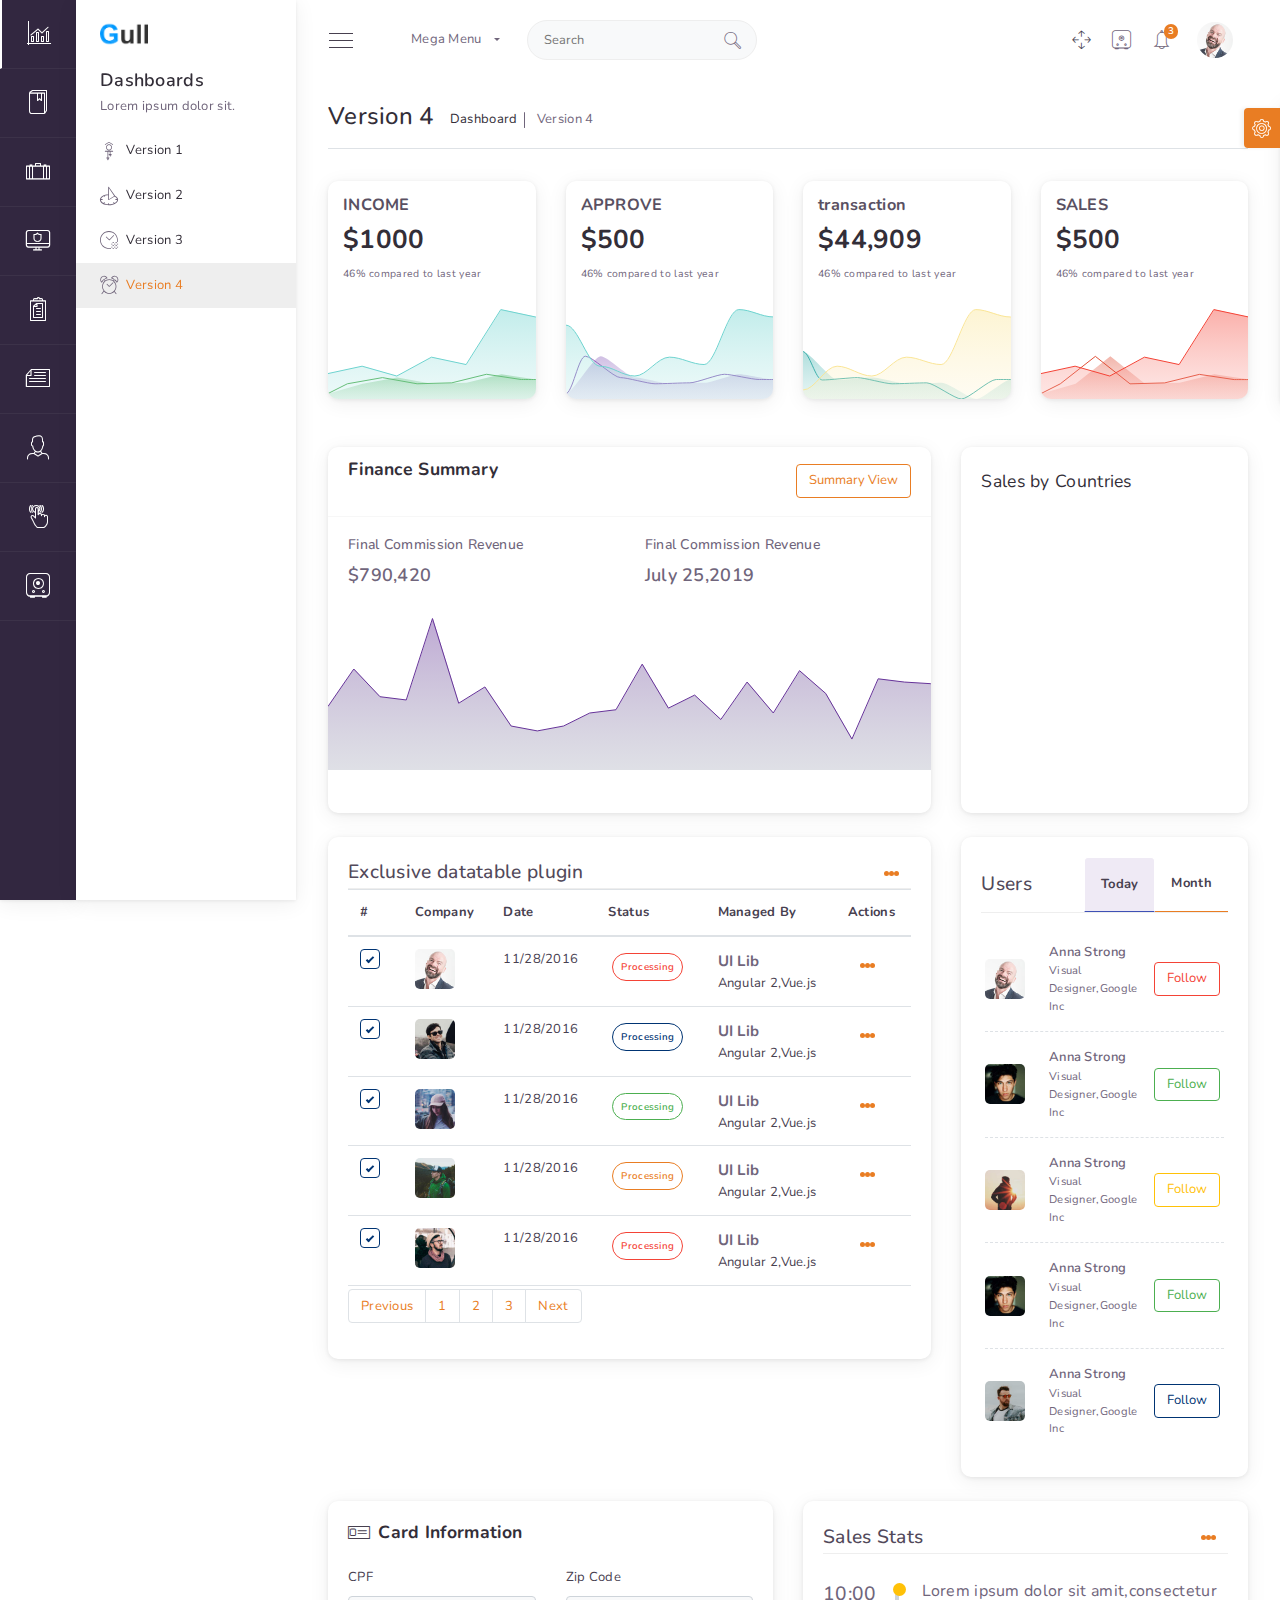
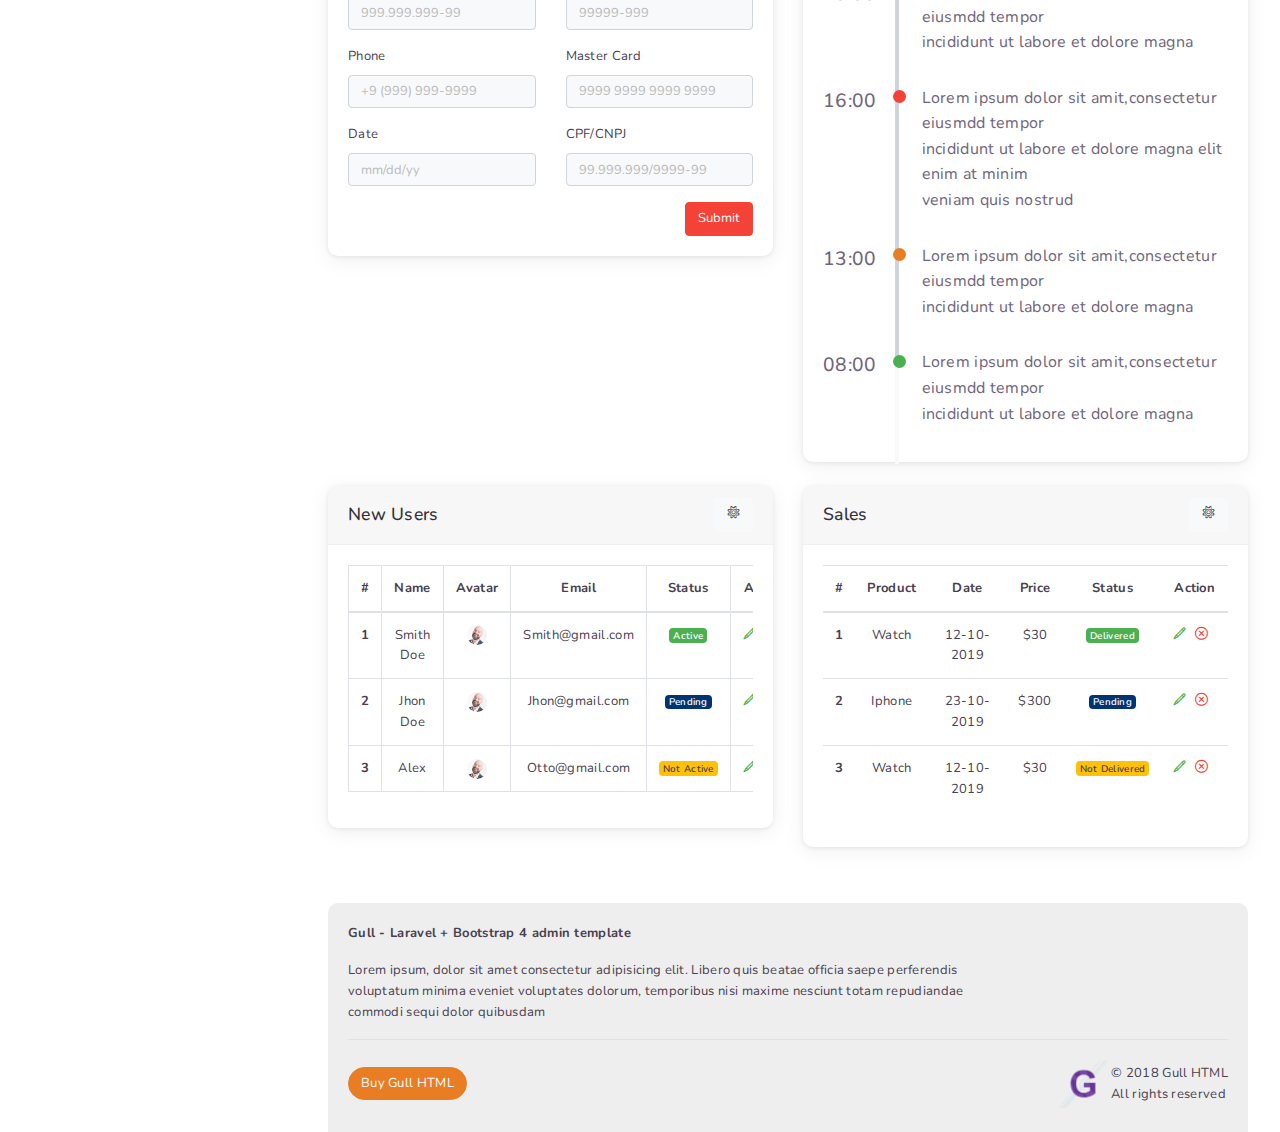
<file: dashboard4.html>
<!DOCTYPE html>
<html lang="en" dir="">

<head>
    <meta charset="UTF-8" />
    <meta name="viewport" content="width=device-width,initial-scale=1" />
    <meta http-equiv="X-UA-Compatible" content="ie=edge" />
    <title>Dashboard v4 | Gull Admin Template</title>

    <link href="https://fonts.googleapis.com/css?family=Nunito:300,400,400i,600,700,800,900" rel="stylesheet" />
    <link href="css/themes/lite-purple.min.css" rel="stylesheet" />
    <link href="css/plugins/perfect-scrollbar.min.css" rel="stylesheet" />
</head>

<body class="text-left">
    <div class="app-admin-wrap layout-sidebar-compact sidebar-dark-purple sidenav-open clearfix">
        <div class="side-content-wrap">
            <div class="sidebar-left open rtl-ps-none" data-perfect-scrollbar data-suppress-scroll-x="true">
                <ul class="navigation-left">
                    <li class="nav-item " data-item="dashboard">
                        <a class="nav-item-hold" href="#">
                            <i class="nav-icon i-Bar-Chart"></i>
                            <span class="nav-text">Dashboard</span>
                        </a>
                        <div class="triangle"></div>
                    </li>
                    <li class="nav-item active" data-item="uikits">
                        <a class="nav-item-hold" href="#">
                            <i class="nav-icon i-Library"></i>
                            <span class="nav-text">UI kits</span>
                        </a>
                        <div class="triangle"></div>
                    </li>
                    <li class="nav-item" data-item="extrakits">
                        <a class="nav-item-hold" href="#">
                            <i class="nav-icon i-Suitcase"></i>
                            <span class="nav-text">Extra kits</span>
                        </a>
                        <div class="triangle"></div>
                    </li>
                    <li class="nav-item" data-item="apps">
                        <a class="nav-item-hold" href="#">
                            <i class="nav-icon i-Computer-Secure"></i>
                            <span class="nav-text">Apps</span>
                        </a>
                        <div class="triangle"></div>
                    </li>
                    <li class="nav-item" data-item="forms">
                        <a class="nav-item-hold" href="#">
                            <i class="nav-icon i-File-Clipboard-File--Text"></i>
                            <span class="nav-text">Forms</span>
                        </a>
                        <div class="triangle"></div>
                    </li>
                    <li class="nav-item">
                        <a class="nav-item-hold" href="datatables.html">
                            <i class="nav-icon i-File-Horizontal-Text"></i>
                            <span class="nav-text">Datatables</span>
                        </a>
                        <div class="triangle"></div>
                    </li>
                    <li class="nav-item" data-item="sessions">
                        <a class="nav-item-hold" href="#">
                            <i class="nav-icon i-Administrator"></i>
                            <span class="nav-text">Sessions</span>
                        </a>
                        <div class="triangle"></div>
                    </li>
                    <li class="nav-item" data-item="others">
                        <a class="nav-item-hold" href="#">
                            <i class="nav-icon i-Double-Tap"></i>
                            <span class="nav-text">Others</span>
                        </a>
                        <div class="triangle"></div>
                    </li>
                    <li class="nav-item">
                        <a class="nav-item-hold" href="http://demos.ui-lib.com/gull-html-doc/" target="_blank">
                            <i class="nav-icon i-Safe-Box1"></i>
                            <span class="nav-text">Doc</span>
                        </a>
                        <div class="triangle"></div>
                    </li>
                </ul>
            </div>
            <div class="sidebar-left-secondary rtl-ps-none" data-perfect-scrollbar data-suppress-scroll-x="true">
                <i class="sidebar-close i-Close" (click)="toggelSidebar()"></i>
                <header>
                    <div class="logo">
                        <img src="images/logo-text.png" alt="">
                    </div>
                </header>
                <!-- Submenu Dashboards -->
                <div class="submenu-area" data-parent="dashboard">
                    <header>
                        <h6>Dashboards</h6>
                        <p>Lorem ipsum dolor sit.</p>
                    </header>
                    <ul class="childNav">
                        <li class="nav-item">
                            <a href="dashboard1.html">
                                <i class="nav-icon i-Clock-3"></i>
                                <span class="item-name">Version 1</span>
                            </a>
                        </li>
                        <li class="nav-item">
                            <a href="dashboard2.html">
                                <i class="nav-icon i-Clock-4"></i>
                                <span class="item-name">Version 2</span>
                            </a>
                        </li>
                        <li class="nav-item">
                            <a href="dashboard3.html">
                                <i class="nav-icon i-Over-Time"></i>
                                <span class="item-name">Version 3</span>
                            </a>
                        </li>
                        <li class="nav-item">
                            <a href="dashboard4.html">
                                <i class="nav-icon i-Clock"></i>
                                <span class="item-name">Version 4</span>
                            </a>
                        </li>
                    </ul>
                </div>
                <div class="submenu-area" data-parent="forms">
                    <header>
                        <h6>Forms</h6>
                        <p>Lorem ipsum dolor sit.</p>
                    </header>
                    <ul class="childNav">
                        <li class="nav-item">
                            <a href="form.basic.html">
                                <i class="nav-icon i-File-Clipboard-Text--Image"></i>
                                <span class="item-name">Basic Elements</span>
                            </a>
                        </li>
                        <li class="nav-item">
                            <a href="form.layouts.html">
                                <i class="nav-icon i-Split-Vertical"></i>
                                <span class="item-name">Form Layouts</span>
                            </a>
                        </li>
                        <li class="nav-item">
                            <a href="form.input.group.html">
                                <i class="nav-icon i-Receipt-4"></i>
                                <span class="item-name">Input Groups</span>
                            </a>
                        </li>
                        <li class="nav-item">
                            <a href="form.validation.html">
                                <i class="nav-icon i-Close-Window"></i>
                                <span class="item-name">Form Validation</span>
                            </a>
                        </li>
                        <li class="nav-item">
                            <a href="smart.wizard.html">
                                <i class="nav-icon i-Width-Window"></i>
                                <span class="item-name">Smart Wizard</span>
                            </a>
                        </li>
                        <li class="nav-item">
                            <a href="tag.input.html">
                                <i class="nav-icon i-Tag-2"></i>
                                <span class="item-name">Tag Input</span>
                            </a>
                        </li>
                        <li class="nav-item">
                            <a href="editor.html">
                                <i class="nav-icon i-Pen-2"></i>
                                <span class="item-name">Rich Editor</span>
                            </a>
                        </li>
                    </ul>
                </div>
                <div class="submenu-area" data-parent="apps">
                    <header>
                        <h6>Apps</h6>
                        <p>Lorem ipsum dolor sit.</p>
                    </header>
                    <ul class="childNav">
                        <li class="nav-item">
                            <a href="invoice.html">
                                <i class="nav-icon i-Add-File"></i>
                                <span class="item-name">Invoice</span>
                            </a>
                        </li>
                        <li class="nav-item">
                            <a href="inbox.html">
                                <i class="nav-icon i-Email"></i>
                                <span class="item-name">Inbox</span>
                            </a>
                        </li>
                        <li class="nav-item">
                            <a href="chat.html">
                                <i class="nav-icon i-Speach-Bubble-3"></i>
                                <span class="item-name">Chat</span>
                            </a>
                        </li>
                    </ul>
                </div>
                <div class="submenu-area" data-parent="extrakits">
                    <header>
                        <h6>Extra Kits</h6>
                        <p>Lorem ipsum dolor sit.</p>
                    </header>
                    <ul class="childNav">
                        <li class="nav-item">
                            <a href="image.cropper.html">
                                <i class="nav-icon i-Crop-2"></i>
                                <span class="item-name">Image Cropper</span>
                            </a>
                        </li>
                        <li class="nav-item">
                            <a href="loaders.html">
                                <i class="nav-icon i-Loading-3"></i>
                                <span class="item-name">Loaders</span>
                            </a>
                        </li>
                        <li class="nav-item">
                            <a href="ladda.button.html">
                                <i class="nav-icon i-Loading-2"></i>
                                <span class="item-name">Ladda Buttons</span>
                            </a>
                        </li>
                        <li class="nav-item">
                            <a href="toastr.html">
                                <i class="nav-icon i-Bell"></i>
                                <span class="item-name">Toastr</span>
                            </a>
                        </li>
                        <li class="nav-item">
                            <a href="sweet.alerts.html">
                                <i class="nav-icon i-Approved-Window"></i>
                                <span class="item-name">Sweet Alerts</span>
                            </a>
                        </li>
                        <li class="nav-item">
                            <a href="tour.html">
                                <i class="nav-icon i-Plane"></i>
                                <span class="item-name">User Tour</span>
                            </a>
                        </li>
                        <li class="nav-item">
                            <a href="upload.html">
                                <i class="nav-icon i-Data-Upload"></i>
                                <span class="item-name">Upload</span>
                            </a>
                        </li>
                    </ul>
                </div>
                <div class="submenu-area" data-parent="uikits">
                    <header>
                        <h6>UI Kits</h6>
                        <p>Lorem ipsum dolor sit.</p>
                    </header>
                    <ul class="childNav">
                        <li class="nav-item">
                            <a href="alerts.html">
                                <i class="nav-icon i-Bell1"></i>
                                <span class="item-name">Alerts</span>
                            </a>
                        </li>
                        <li class="nav-item">
                            <a href="accordion.html">
                                <i class="nav-icon i-Split-Horizontal-2-Window"></i>
                                <span class="item-name">Accordion</span>
                            </a>
                        </li>
                        <li class="nav-item">
                            <a href="badges.html">
                                <i class="nav-icon i-Medal-2"></i>
                                <span class="item-name">Badges</span>
                            </a>
                        </li>
                        <li class="nav-item">
                            <a href="buttons.html">
                                <i class="nav-icon i-Cursor-Click"></i>
                                <span class="item-name">Buttons</span>
                            </a>
                        </li>
                        <li class="nav-item">
                            <a href="cards.html">
                                <i class="nav-icon i-Line-Chart-2"></i>
                                <span class="item-name">Cards</span>
                            </a>
                        </li>
                        <li class="nav-item">
                            <a href="card.metrics.html">
                                <i class="nav-icon i-ID-Card"></i>
                                <span class="item-name">Card Metrics</span>
                            </a>
                        </li>
                        <li class="nav-item">
                            <a href="carousel.html">
                                <i class="nav-icon i-Video-Photographer"></i>
                                <span class="item-name">Carousels</span>
                            </a>
                        </li>
                        <li class="nav-item">
                            <a href="lists.html">
                                <i class="nav-icon i-Belt-3"></i>
                                <span class="item-name">Lists</span>
                            </a>
                        </li>
                        <li class="nav-item">
                            <a href="pagination.html">
                                <i class="nav-icon i-Arrow-Next"></i>
                                <span class="item-name">Paginations</span>
                            </a>
                        </li>
                        <li class="nav-item">
                            <a href="popover.html">
                                <i class="nav-icon i-Speach-Bubble-2"></i>
                                <span class="item-name">Popover</span>
                            </a>
                        </li>
                        <li class="nav-item">
                            <a href="progressbar.html">
                                <i class="nav-icon i-Loading"></i>
                                <span class="item-name">Progressbar</span>
                            </a>
                        </li>
                        <li class="nav-item">
                            <a href="tables.html">
                                <i class="nav-icon i-File-Horizontal-Text"></i>
                                <span class="item-name">Tables</span>
                            </a>
                        </li>
                        <li class="nav-item">
                            <a href="tabs.html">
                                <i class="nav-icon i-New-Tab"></i>
                                <span class="item-name">Tabs</span>
                            </a>
                        </li>
                        <li class="nav-item">
                            <a href="tooltip.html">
                                <i class="nav-icon i-Speach-Bubble-8"></i>
                                <span class="item-name">Tooltip</span>
                            </a>
                        </li>
                        <li class="nav-item">
                            <a href="modals.html">
                                <i class="nav-icon i-Duplicate-Window"></i>
                                <span class="item-name">Modals</span>
                            </a>
                        </li>
                        <li class="nav-item">
                            <a href="nouislider.html">
                                <i class="nav-icon i-Width-Window"></i>
                                <span class="item-name">Sliders</span>
                            </a>
                        </li>
                    </ul>
                </div>
                <div class="submenu-area" data-parent="sessions">
                    <header>
                        <h6>Session Pages</h6>
                        <p>Lorem ipsum dolor sit.</p>
                    </header>
                    <ul class="childNav">
                        <li class="nav-item">
                            <a href="../sessions/signin.html">
                                <i class="nav-icon i-Checked-User"></i>
                                <span class="item-name">Sign in</span>
                            </a>
                        </li>
                        <li class="nav-item">
                            <a href="../sessions/signup.html">
                                <i class="nav-icon i-Add-User"></i>
                                <span class="item-name">Sign up</span>
                            </a>
                        </li>
                        <li class="nav-item">
                            <a href="../sessions/forgot.html">
                                <i class="nav-icon i-Find-User"></i>
                                <span class="item-name">Forgot</span>
                            </a>
                        </li>
                    </ul>
                </div>
                <div class="submenu-area" data-parent="others">
                    <header>
                        <h6>Others</h6>
                        <p>Lorem ipsum dolor sit.</p>
                    </header>
                    <ul class="childNav" data-parent="">
                        <li class="nav-item">
                            <a href="../sessions/not-found.html">
                                <i class="nav-icon i-Error-404-Window"></i>
                                <span class="item-name">Not Found</span>
                            </a>
                        </li>
                        <li class="nav-item">
                            <a href="user.profile.html">
                                <i class="nav-icon i-Male"></i>
                                <span class="item-name">User Profile</span>
                            </a>
                        </li>
                        <li class="nav-item">
                            <a href="blank.html">
                                <i class="nav-icon i-File-Horizontal"></i>
                                <span class="item-name">Blank Page</span>
                            </a>
                        </li>
                    </ul>
                </div>
            </div>
        </div>
        <!--=============== Left side End ================-->
        <div class="main-content-wrap d-flex flex-column">
            <div class="main-header">
                <div class="logo">
                    <img src="images/logo.png" alt="">
                </div>
                <div class="menu-toggle">
                    <div></div>
                    <div></div>
                    <div></div>
                </div>
                <div class="d-flex align-items-center">
                    <!-- Mega menu -->
                    <div class="dropdown mega-menu d-none d-md-block">
                        <a href="#" class="btn text-muted dropdown-toggle mr-3" id="dropdownMegaMenuButton" data-toggle="dropdown" aria-haspopup="true" aria-expanded="false">Mega Menu</a>
                        <div class="dropdown-menu text-left" aria-labelledby="dropdownMenuButton">
                            <div class="row m-0">
                                <div class="col-md-4 p-4 bg-img">
                                    <h2 class="title">Mega Menu <br> Sidebar</h2>
                                    <p>Lorem ipsum dolor sit amet consectetur, adipisicing elit. Asperiores natus laboriosam fugit, consequatur.
                                    </p>
                                    <p class="mb-4">Lorem ipsum dolor sit amet consectetur, adipisicing elit. Exercitationem odio amet eos dolore suscipit placeat.</p>
                                    <button class="btn btn-lg btn-rounded btn-outline-warning">Learn More</button>
                                </div>
                                <div class="col-md-4 p-4">
                                    <p class="text-primary text--cap border-bottom-primary d-inline-block">Features</p>
                                    <div class="menu-icon-grid w-auto p-0">
                                        <a href="#"><i class="i-Shop-4"></i> Home</a>
                                        <a href="#"><i class="i-Library"></i> UI Kits</a>
                                        <a href="#"><i class="i-Drop"></i> Apps</a>
                                        <a href="#"><i class="i-File-Clipboard-File--Text"></i> Forms</a>
                                        <a href="#"><i class="i-Checked-User"></i> Sessions</a>
                                        <a href="#"><i class="i-Ambulance"></i> Support</a>
                                    </div>
                                </div>
                                <div class="col-md-4 p-4">
                                    <p class="text-primary text--cap border-bottom-primary d-inline-block">Components
                                    </p>
                                    <ul class="links">
                                        <li><a href="accordion.html">Accordion</a></li>
                                        <li><a href="alerts.html">Alerts</a></li>
                                        <li><a href="buttons.html">Buttons</a></li>
                                        <li><a href="badges.html">Badges</a></li>
                                        <li><a href="carousel.html">Carousels</a></li>
                                        <li><a href="lists.html">Lists</a></li>
                                        <li><a href="popover.html">Popover</a></li>
                                        <li><a href="tables.html">Tables</a></li>
                                        <li><a href="datatables.html">Datatables</a></li>
                                        <li><a href="modals.html">Modals</a></li>
                                        <li><a href="nouislider.html">Sliders</a></li>
                                        <li><a href="tabs.html">Tabs</a></li>
                                    </ul>
                                </div>
                            </div>
                        </div>
                    </div>
                    <!-- / Mega menu -->
                    <div class="search-bar">
                        <input type="text" placeholder="Search">
                        <i class="search-icon text-muted i-Magnifi-Glass1"></i>
                    </div>
                </div>
                <div style="margin: auto"></div>
                <div class="header-part-right">
                    <!-- Full screen toggle -->
                    <i class="i-Full-Screen header-icon d-none d-sm-inline-block" data-fullscreen></i>
                    <!-- Grid menu Dropdown -->
                    <div class="dropdown">
                        <i class="i-Safe-Box text-muted header-icon" role="button" id="dropdownMenuButton" data-toggle="dropdown" aria-haspopup="true" aria-expanded="false"></i>
                        <div class="dropdown-menu" aria-labelledby="dropdownMenuButton">
                            <div class="menu-icon-grid">
                                <a href="#"><i class="i-Shop-4"></i> Home</a>
                                <a href="#"><i class="i-Library"></i> UI Kits</a>
                                <a href="#"><i class="i-Drop"></i> Apps</a>
                                <a href="#"><i class="i-File-Clipboard-File--Text"></i> Forms</a>
                                <a href="#"><i class="i-Checked-User"></i> Sessions</a>
                                <a href="#"><i class="i-Ambulance"></i> Support</a>
                            </div>
                        </div>
                    </div>
                    <!-- Notificaiton -->
                    <div class="dropdown">
                        <div class="badge-top-container" role="button" id="dropdownNotification" data-toggle="dropdown" aria-haspopup="true" aria-expanded="false">
                            <span class="badge badge-primary">3</span>
                            <i class="i-Bell text-muted header-icon"></i>
                        </div>
                        <!-- Notification dropdown -->
                        <div class="dropdown-menu dropdown-menu-right notification-dropdown rtl-ps-none" aria-labelledby="dropdownNotification" data-perfect-scrollbar data-suppress-scroll-x="true">
                            <div class="dropdown-item d-flex">
                                <div class="notification-icon">
                                    <i class="i-Speach-Bubble-6 text-primary mr-1"></i>
                                </div>
                                <div class="notification-details flex-grow-1">
                                    <p class="m-0 d-flex align-items-center">
                                        <span>New message</span>
                                        <span class="badge badge-pill badge-primary ml-1 mr-1">new</span>
                                        <span class="flex-grow-1"></span>
                                        <span class="text-small text-muted ml-auto">10 sec ago</span>
                                    </p>
                                    <p class="text-small text-muted m-0">James: Hey! are you busy?</p>
                                </div>
                            </div>
                            <div class="dropdown-item d-flex">
                                <div class="notification-icon">
                                    <i class="i-Receipt-3 text-success mr-1"></i>
                                </div>
                                <div class="notification-details flex-grow-1">
                                    <p class="m-0 d-flex align-items-center">
                                        <span>New order received</span>
                                        <span class="badge badge-pill badge-success ml-1 mr-1">new</span>
                                        <span class="flex-grow-1"></span>
                                        <span class="text-small text-muted ml-auto">2 hours ago</span>
                                    </p>
                                    <p class="text-small text-muted m-0">1 Headphone, 3 iPhone x</p>
                                </div>
                            </div>
                            <div class="dropdown-item d-flex">
                                <div class="notification-icon">
                                    <i class="i-Empty-Box text-danger mr-1"></i>
                                </div>
                                <div class="notification-details flex-grow-1">
                                    <p class="m-0 d-flex align-items-center">
                                        <span>Product out of stock</span>
                                        <span class="badge badge-pill badge-danger ml-1 mr-1">3</span>
                                        <span class="flex-grow-1"></span>
                                        <span class="text-small text-muted ml-auto">10 hours ago</span>
                                    </p>
                                    <p class="text-small text-muted m-0">Headphone E67, R98, XL90, Q77</p>
                                </div>
                            </div>
                            <div class="dropdown-item d-flex">
                                <div class="notification-icon">
                                    <i class="i-Data-Power text-success mr-1"></i>
                                </div>
                                <div class="notification-details flex-grow-1">
                                    <p class="m-0 d-flex align-items-center">
                                        <span>Server Up!</span>
                                        <span class="badge badge-pill badge-success ml-1 mr-1">3</span>
                                        <span class="flex-grow-1"></span>
                                        <span class="text-small text-muted ml-auto">14 hours ago</span>
                                    </p>
                                    <p class="text-small text-muted m-0">Server rebooted successfully</p>
                                </div>
                            </div>
                        </div>
                    </div>
                    <!-- Notificaiton End -->
                    <!-- User avatar dropdown -->
                    <div class="dropdown">
                        <div class="user col align-self-end">
                            <img src="images/faces/1.jpg" id="userDropdown" alt="" data-toggle="dropdown" aria-haspopup="true" aria-expanded="false">
                            <div class="dropdown-menu dropdown-menu-right" aria-labelledby="userDropdown">
                                <div class="dropdown-header">
                                    <i class="i-Lock-User mr-1"></i> Timothy Carlson
                                </div>
                                <a class="dropdown-item">Account settings</a>
                                <a class="dropdown-item">Billing history</a>
                                <a class="dropdown-item" href="signin.html">Sign out</a>
                            </div>
                        </div>
                    </div>
                </div>
            </div>
            <!-- ============ Body content start ============= -->
            <div class="main-content">
                <div class="breadcrumb">
                    <h1 class="mr-2">Version 4</h1>
                    <ul>
                        <li><a href="">Dashboard</a></li>
                        <li>Version 4</li>
                    </ul>
                </div>
                <div class="separator-breadcrumb border-top"></div>
                <div class="row mb-4">
                    <div class="col-md-3 col-lg-3">
                        <div class="card mb-4 o-hidden">
                            <div class="card-body ul-card__widget-chart">
                                <div class="ul-widget__chart-info">
                                    <h5 class="heading">INCOME</h5>
                                    <div class="ul-widget__chart-number">
                                        <h2 class="t-font-boldest">$1000</h2><small class="text-muted">46% compared to
                                            last year</small>
                                    </div>
                                </div>
                                <div id="basicArea-chart"></div>
                            </div>
                        </div>
                    </div>
                    <div class="col-md-3 col-lg-3">
                        <div class="card mb-4 o-hidden">
                            <div class="card-body ul-card__widget-chart">
                                <div class="ul-widget__chart-info">
                                    <h5 class="heading">APPROVE</h5>
                                    <div class="ul-widget__chart-number">
                                        <h2 class="t-font-boldest">$500</h2><small class="text-muted">46% compared to
                                            last year</small>
                                    </div>
                                </div>
                                <div id="basicArea-chart2"></div>
                            </div>
                        </div>
                    </div>
                    <div class="col-md-3 col-lg-3">
                        <div class="card mb-4 o-hidden">
                            <div class="card-body ul-card__widget-chart">
                                <div class="ul-widget__chart-info">
                                    <h5 class="heading">transaction</h5>
                                    <div class="ul-widget__chart-number">
                                        <h2 class="t-font-boldest">$44,909</h2><small class="text-muted">46% compared to
                                            last year</small>
                                    </div>
                                </div>
                                <div id="basicArea-chart3"></div>
                            </div>
                        </div>
                    </div>
                    <div class="col-md-3 col-lg-3">
                        <div class="card mb-4 o-hidden">
                            <div class="card-body ul-card__widget-chart">
                                <div class="ul-widget__chart-info">
                                    <h5 class="heading">SALES</h5>
                                    <div class="ul-widget__chart-number">
                                        <h2 class="t-font-boldest">$500</h2><small class="text-muted">46% compared to
                                            last year</small>
                                    </div>
                                </div>
                                <div id="basicArea-chart4"></div>
                            </div>
                        </div>
                    </div>
                    <!-- finance-->
                    <div class="col-md-12 col-lg-8 mt-4">
                        <div class="card o-hidden h-100">
                            <div class="card-header bg-transparent">
                                <div class="row" style="align-items: center;">
                                    <div class="col-md-6">
                                        <div class="ul-card-widget__head-label">
                                            <h5 class="text-18 font-weight-700 card-title">Finance Summary</h5>
                                        </div>
                                    </div>
                                    <div class="text-right col-md-6">
                                        <button class="btn btn-outline-primary" type="button">Summary View</button>
                                    </div>
                                </div>
                            </div>
                            <div class="card-body">
                                <div class="row">
                                    <div class="col-md-6">
                                        <h3 class="text-muted text-14 font-weight-500">Final Commission Revenue</h3>
                                        <span class="text-muted text-18 font-weight-600">$790,420</span>
                                    </div>
                                    <div class="col-md-6">
                                        <h3 class="text-muted text-14 font-weight-500">Final Commission Revenue</h3>
                                        <span class="text-muted text-18 font-weight-600">July 25,2019</span>
                                    </div>
                                </div>
                            </div>
                            <div>
                                <div id="spark2"></div>
                            </div>
                        </div>
                    </div>
                    <div class="col-lg-4 col-md-12 mt-4">
                        <div class="card mb-4 h-100">
                            <div class="card-body">
                                <div class="card-title">Sales by Countries</div>
                                <div id="stackedPie" style="height: 250px;"></div>
                            </div>
                        </div>
                    </div>
                    <!-- table-->
                    <div class="col-lg-8 col-xl-8 mt-4">
                        <div class="card">
                            <div class="card-body">
                                <div class="ul-widget__head v-margin">
                                    <div class="ul-widget__head-label">
                                        <h3 class="ul-widget__head-title">Exclusive datatable plugin</h3>
                                    </div>
                                    <button class="btn bg-white _r_btn border-0" type="button" data-toggle="dropdown" aria-haspopup="true" aria-expanded="false"><span
                                            class="_dot _inline-dot bg-primary"></span><span
                                            class="_dot _inline-dot bg-primary"></span><span
                                            class="_dot _inline-dot bg-primary"></span></button>
                                    <div class="dropdown-menu" x-placement="bottom-start" style="position: absolute; transform: translate3d(0px, 33px, 0px); top: 0px; left: 0px; will-change: transform;">
                                        <a class="dropdown-item" href="#">Action</a><a class="dropdown-item" href="#">Another action</a><a class="dropdown-item" href="#">Something else
                                            here</a>
                                        <div class="dropdown-divider"></div><a class="dropdown-item" href="#">Separated
                                            link</a>
                                    </div>
                                </div>
                                <div class="ul-widget-body">
                                    <div class="ul-widget3">
                                        <div class="ul-widget6__item--table">
                                            <table class="table">
                                                <thead>
                                                    <tr class="ul-widget6__tr--sticky-th">
                                                        <th scope="col">#</th>
                                                        <th scope="col">Company</th>
                                                        <th scope="col">Date</th>
                                                        <th scope="col">Status</th>
                                                        <th scope="col">Managed By</th>
                                                        <th scope="col">Actions</th>
                                                    </tr>
                                                </thead>
                                                <tbody>
                                                    <!-- start tr-->
                                                    <tr>
                                                        <th scope="row">
                                                            <label class="checkbox checkbox-outline-info">
                                                                <input type="checkbox" checked="" /><span
                                                                    class="checkmark"></span>
                                                            </label>
                                                        </th>
                                                        <td><span>
                                                                <div class="ul-widget_user-card">
                                                                    <div class="ul-widget4__img"><img id="userDropdown"
                                                                            src="images/faces/1.jpg" alt="" /></div>
                                                                </div>
                                                            </span></td>
                                                        <td>11/28/2016</td>
                                                        <td><span class="badge badge-pill badge-outline-danger p-2 m-1">Processing</span>
                                                        </td>
                                                        <td><a class="ul-widget4__title d-block" href="">UI
                                                                Lib</a><span>Angular 2,Vue.js </span></td>
                                                        <td>
                                                            <button class="btn bg-white _r_btn border-0" type="button" data-toggle="dropdown" aria-haspopup="true" aria-expanded="false"><span
                                                                    class="_dot _inline-dot bg-primary"></span><span
                                                                    class="_dot _inline-dot bg-primary"></span><span
                                                                    class="_dot _inline-dot bg-primary"></span></button>
                                                            <div class="dropdown-menu" x-placement="bottom-start" style="position: absolute; transform: translate3d(0px, 33px, 0px); top: 0px; left: 0px; will-change: transform;">
                                                                <a class="dropdown-item ul-widget__link--font" href="#"><i class="i-Bar-Chart-4"> </i> Export</a><a class="dropdown-item ul-widget__link--font" href="#"><i class="i-Data-Save"> </i> Save</a>
                                                                <a class="dropdown-item ul-widget__link--font" href="#"><i class="i-Duplicate-Layer"></i> Import
                                                                </a>
                                                                <div class="dropdown-divider"></div><a class="dropdown-item ul-widget__link--font" href="#"><i class="i-Folder-Download"></i>
                                                                    Update</a><a class="dropdown-item ul-widget__link--font" href="#"><i class="i-Gears-2"></i> Customize</a>
                                                            </div>
                                                        </td>
                                                    </tr>
                                                    <!-- end tr-->
                                                    <!-- start tr-->
                                                    <tr>
                                                        <th scope="row">
                                                            <label class="checkbox checkbox-outline-info">
                                                                <input type="checkbox" checked="" /><span
                                                                    class="checkmark"></span>
                                                            </label>
                                                        </th>
                                                        <td><span>
                                                                <div class="ul-widget_user-card">
                                                                    <div class="ul-widget4__img"><img id="userDropdown"
                                                                            src="images/faces/10.jpg" alt="" /></div>
                                                                </div>
                                                            </span></td>
                                                        <td>11/28/2016</td>
                                                        <td><span class="badge badge-pill badge-outline-info p-2 m-1">Processing</span>
                                                        </td>
                                                        <td><a class="ul-widget4__title d-block" href="">UI
                                                                Lib</a><span>Angular 2,Vue.js </span></td>
                                                        <td>
                                                            <button class="btn bg-white _r_btn border-0" type="button" data-toggle="dropdown" aria-haspopup="true" aria-expanded="false"><span
                                                                    class="_dot _inline-dot bg-primary"></span><span
                                                                    class="_dot _inline-dot bg-primary"></span><span
                                                                    class="_dot _inline-dot bg-primary"></span></button>
                                                            <div class="dropdown-menu" x-placement="bottom-start" style="position: absolute; transform: translate3d(0px, 33px, 0px); top: 0px; left: 0px; will-change: transform;">
                                                                <a class="dropdown-item ul-widget__link--font" href="#"><i class="i-Bar-Chart-4"> </i> Export</a><a class="dropdown-item ul-widget__link--font" href="#"><i class="i-Data-Save"> </i> Save</a>
                                                                <a class="dropdown-item ul-widget__link--font" href="#"><i class="i-Duplicate-Layer"></i> Import
                                                                </a>
                                                                <div class="dropdown-divider"></div><a class="dropdown-item ul-widget__link--font" href="#"><i class="i-Folder-Download"></i>
                                                                    Update</a><a class="dropdown-item ul-widget__link--font" href="#"><i class="i-Gears-2"></i> Customize</a>
                                                            </div>
                                                        </td>
                                                    </tr>
                                                    <!-- end tr-->
                                                    <!-- start tr-->
                                                    <tr>
                                                        <th scope="row">
                                                            <label class="checkbox checkbox-outline-info">
                                                                <input type="checkbox" checked="" /><span
                                                                    class="checkmark"></span>
                                                            </label>
                                                        </th>
                                                        <td><span>
                                                                <div class="ul-widget_user-card">
                                                                    <div class="ul-widget4__img"><img id="userDropdown"
                                                                            src="images/faces/12.jpg" alt="" /></div>
                                                                </div>
                                                            </span></td>
                                                        <td>11/28/2016</td>
                                                        <td><span class="badge badge-pill badge-outline-success p-2 m-1">Processing</span>
                                                        </td>
                                                        <td><a class="ul-widget4__title d-block" href="">UI
                                                                Lib</a><span>Angular 2,Vue.js </span></td>
                                                        <td>
                                                            <button class="btn bg-white _r_btn border-0" type="button" data-toggle="dropdown" aria-haspopup="true" aria-expanded="false"><span
                                                                    class="_dot _inline-dot bg-primary"></span><span
                                                                    class="_dot _inline-dot bg-primary"></span><span
                                                                    class="_dot _inline-dot bg-primary"></span></button>
                                                            <div class="dropdown-menu" x-placement="bottom-start" style="position: absolute; transform: translate3d(0px, 33px, 0px); top: 0px; left: 0px; will-change: transform;">
                                                                <a class="dropdown-item ul-widget__link--font" href="#"><i class="i-Bar-Chart-4"> </i> Export</a><a class="dropdown-item ul-widget__link--font" href="#"><i class="i-Data-Save"> </i> Save</a>
                                                                <a class="dropdown-item ul-widget__link--font" href="#"><i class="i-Duplicate-Layer"></i> Import
                                                                </a>
                                                                <div class="dropdown-divider"></div><a class="dropdown-item ul-widget__link--font" href="#"><i class="i-Folder-Download"></i>
                                                                    Update</a><a class="dropdown-item ul-widget__link--font" href="#"><i class="i-Gears-2"></i> Customize</a>
                                                            </div>
                                                        </td>
                                                    </tr>
                                                    <!-- end tr-->
                                                    <!-- start tr-->
                                                    <tr>
                                                        <th scope="row">
                                                            <label class="checkbox checkbox-outline-info">
                                                                <input type="checkbox" checked="" /><span
                                                                    class="checkmark"></span>
                                                            </label>
                                                        </th>
                                                        <td><span>
                                                                <div class="ul-widget_user-card">
                                                                    <div class="ul-widget4__img"><img id="userDropdown"
                                                                            src="images/faces/13.jpg" alt="" /></div>
                                                                </div>
                                                            </span></td>
                                                        <td>11/28/2016</td>
                                                        <td><span class="badge badge-pill badge-outline-primary p-2 m-1">Processing</span>
                                                        </td>
                                                        <td><a class="ul-widget4__title d-block" href="">UI
                                                                Lib</a><span>Angular 2,Vue.js </span></td>
                                                        <td>
                                                            <button class="btn bg-white _r_btn border-0" type="button" data-toggle="dropdown" aria-haspopup="true" aria-expanded="false"><span
                                                                    class="_dot _inline-dot bg-primary"></span><span
                                                                    class="_dot _inline-dot bg-primary"></span><span
                                                                    class="_dot _inline-dot bg-primary"></span></button>
                                                            <div class="dropdown-menu" x-placement="bottom-start" style="position: absolute; transform: translate3d(0px, 33px, 0px); top: 0px; left: 0px; will-change: transform;">
                                                                <a class="dropdown-item ul-widget__link--font" href="#"><i class="i-Bar-Chart-4"> </i> Export</a><a class="dropdown-item ul-widget__link--font" href="#"><i class="i-Data-Save"> </i> Save</a>
                                                                <a class="dropdown-item ul-widget__link--font" href="#"><i class="i-Duplicate-Layer"></i> Import
                                                                </a>
                                                                <div class="dropdown-divider"></div><a class="dropdown-item ul-widget__link--font" href="#"><i class="i-Folder-Download"></i>
                                                                    Update</a><a class="dropdown-item ul-widget__link--font" href="#"><i class="i-Gears-2"></i> Customize</a>
                                                            </div>
                                                        </td>
                                                    </tr>
                                                    <!-- end tr-->
                                                    <!-- start tr-->
                                                    <tr>
                                                        <th scope="row">
                                                            <label class="checkbox checkbox-outline-info">
                                                                <input type="checkbox" checked="" /><span
                                                                    class="checkmark"></span>
                                                            </label>
                                                        </th>
                                                        <td><span>
                                                                <div class="ul-widget_user-card">
                                                                    <div class="ul-widget4__img"><img id="userDropdown"
                                                                            src="images/faces/15.jpg" alt="" /></div>
                                                                </div>
                                                            </span></td>
                                                        <td>11/28/2016</td>
                                                        <td><span class="badge badge-pill badge-outline-danger p-2 m-1">Processing</span>
                                                        </td>
                                                        <td><a class="ul-widget4__title d-block" href="">UI
                                                                Lib</a><span>Angular 2,Vue.js </span></td>
                                                        <td>
                                                            <button class="btn bg-white _r_btn border-0" type="button" data-toggle="dropdown" aria-haspopup="true" aria-expanded="false"><span
                                                                    class="_dot _inline-dot bg-primary"></span><span
                                                                    class="_dot _inline-dot bg-primary"></span><span
                                                                    class="_dot _inline-dot bg-primary"></span></button>
                                                            <div class="dropdown-menu" x-placement="bottom-start" style="position: absolute; transform: translate3d(0px, 33px, 0px); top: 0px; left: 0px; will-change: transform;">
                                                                <a class="dropdown-item ul-widget__link--font" href="#"><i class="i-Bar-Chart-4"> </i> Export</a><a class="dropdown-item ul-widget__link--font" href="#"><i class="i-Data-Save"> </i> Save</a>
                                                                <a class="dropdown-item ul-widget__link--font" href="#"><i class="i-Duplicate-Layer"></i> Import
                                                                </a>
                                                                <div class="dropdown-divider"></div><a class="dropdown-item ul-widget__link--font" href="#"><i class="i-Folder-Download"></i>
                                                                    Update</a><a class="dropdown-item ul-widget__link--font" href="#"><i class="i-Gears-2"></i> Customize</a>
                                                            </div>
                                                        </td>
                                                    </tr>
                                                    <!-- end tr-->
                                                    <!-- start tr-->
                                                    <tr>
                                                        <th scope="row">
                                                            <label class="checkbox checkbox-outline-info">
                                                                <input type="checkbox" checked="" /><span
                                                                    class="checkmark"></span>
                                                            </label>
                                                        </th>
                                                        <td><span>
                                                                <div class="ul-widget_user-card">
                                                                    <div class="ul-widget4__img"><img id="userDropdown"
                                                                            src="images/faces/16.jpg" alt="" /></div>
                                                                </div>
                                                            </span></td>
                                                        <td>11/28/2016</td>
                                                        <td><span class="badge badge-pill badge-outline-warning p-2 m-1">Processing</span>
                                                        </td>
                                                        <td><a class="ul-widget4__title d-block" href="">UI
                                                                Lib</a><span>Angular 2,Vue.js </span></td>
                                                        <td>
                                                            <button class="btn bg-white _r_btn border-0" type="button" data-toggle="dropdown" aria-haspopup="true" aria-expanded="false"><span
                                                                    class="_dot _inline-dot bg-primary"></span><span
                                                                    class="_dot _inline-dot bg-primary"></span><span
                                                                    class="_dot _inline-dot bg-primary"></span></button>
                                                            <div class="dropdown-menu" x-placement="bottom-start" style="position: absolute; transform: translate3d(0px, 33px, 0px); top: 0px; left: 0px; will-change: transform;">
                                                                <a class="dropdown-item ul-widget__link--font" href="#"><i class="i-Bar-Chart-4"> </i> Export</a><a class="dropdown-item ul-widget__link--font" href="#"><i class="i-Data-Save"> </i> Save</a>
                                                                <a class="dropdown-item ul-widget__link--font" href="#"><i class="i-Duplicate-Layer"></i> Import
                                                                </a>
                                                                <div class="dropdown-divider"></div><a class="dropdown-item ul-widget__link--font" href="#"><i class="i-Folder-Download"></i>
                                                                    Update</a><a class="dropdown-item ul-widget__link--font" href="#"><i class="i-Gears-2"></i> Customize</a>
                                                            </div>
                                                        </td>
                                                    </tr>
                                                    <!-- end tr-->
                                                    <!-- start tr-->
                                                    <tr>
                                                        <th scope="row">
                                                            <label class="checkbox checkbox-outline-info">
                                                                <input type="checkbox" checked="" /><span
                                                                    class="checkmark"></span>
                                                            </label>
                                                        </th>
                                                        <td><span>
                                                                <div class="ul-widget_user-card">
                                                                    <div class="ul-widget4__img"><img id="userDropdown"
                                                                            src="images/faces/17.jpg" alt="" /></div>
                                                                </div>
                                                            </span></td>
                                                        <td>11/28/2016</td>
                                                        <td><span class="badge badge-pill badge-outline-success p-2 m-1">Processing</span>
                                                        </td>
                                                        <td><a class="ul-widget4__title d-block" href="">UI
                                                                Lib</a><span>Angular 2,Vue.js </span></td>
                                                        <td>
                                                            <button class="btn bg-white _r_btn border-0" type="button" data-toggle="dropdown" aria-haspopup="true" aria-expanded="false"><span
                                                                    class="_dot _inline-dot bg-primary"></span><span
                                                                    class="_dot _inline-dot bg-primary"></span><span
                                                                    class="_dot _inline-dot bg-primary"></span></button>
                                                            <div class="dropdown-menu" x-placement="bottom-start" style="position: absolute; transform: translate3d(0px, 33px, 0px); top: 0px; left: 0px; will-change: transform;">
                                                                <a class="dropdown-item ul-widget__link--font" href="#"><i class="i-Bar-Chart-4"> </i> Export</a><a class="dropdown-item ul-widget__link--font" href="#"><i class="i-Data-Save"> </i> Save</a>
                                                                <a class="dropdown-item ul-widget__link--font" href="#"><i class="i-Duplicate-Layer"></i> Import
                                                                </a>
                                                                <div class="dropdown-divider"></div><a class="dropdown-item ul-widget__link--font" href="#"><i class="i-Folder-Download"></i>
                                                                    Update</a><a class="dropdown-item ul-widget__link--font" href="#"><i class="i-Gears-2"></i> Customize</a>
                                                            </div>
                                                        </td>
                                                    </tr>
                                                    <!-- end tr-->
                                                    <!-- start tr-->
                                                    <tr>
                                                        <th scope="row">
                                                            <label class="checkbox checkbox-outline-info">
                                                                <input type="checkbox" checked="" /><span
                                                                    class="checkmark"></span>
                                                            </label>
                                                        </th>
                                                        <td><span>
                                                                <div class="ul-widget_user-card">
                                                                    <div class="ul-widget4__img"><img id="userDropdown"
                                                                            src="images/faces/2.jpg" alt="" /></div>
                                                                </div>
                                                            </span></td>
                                                        <td>11/28/2016</td>
                                                        <td><span class="badge badge-pill badge-outline-info p-2 m-1">Processing</span>
                                                        </td>
                                                        <td><a class="ul-widget4__title d-block" href="">UI
                                                                Lib</a><span>Angular 2,Vue.js </span></td>
                                                        <td>
                                                            <button class="btn bg-white _r_btn border-0" type="button" data-toggle="dropdown" aria-haspopup="true" aria-expanded="false"><span
                                                                    class="_dot _inline-dot bg-primary"></span><span
                                                                    class="_dot _inline-dot bg-primary"></span><span
                                                                    class="_dot _inline-dot bg-primary"></span></button>
                                                            <div class="dropdown-menu" x-placement="bottom-start" style="position: absolute; transform: translate3d(0px, 33px, 0px); top: 0px; left: 0px; will-change: transform;">
                                                                <a class="dropdown-item ul-widget__link--font" href="#"><i class="i-Bar-Chart-4"> </i> Export</a><a class="dropdown-item ul-widget__link--font" href="#"><i class="i-Data-Save"> </i> Save</a>
                                                                <a class="dropdown-item ul-widget__link--font" href="#"><i class="i-Duplicate-Layer"></i> Import
                                                                </a>
                                                                <div class="dropdown-divider"></div><a class="dropdown-item ul-widget__link--font" href="#"><i class="i-Folder-Download"></i>
                                                                    Update</a><a class="dropdown-item ul-widget__link--font" href="#"><i class="i-Gears-2"></i> Customize</a>
                                                            </div>
                                                        </td>
                                                    </tr>
                                                    <!-- end tr-->
                                                    <!-- start tr-->
                                                    <tr>
                                                        <th scope="row">
                                                            <label class="checkbox checkbox-outline-info">
                                                                <input type="checkbox" checked="" /><span
                                                                    class="checkmark"></span>
                                                            </label>
                                                        </th>
                                                        <td><span>
                                                                <div class="ul-widget_user-card">
                                                                    <div class="ul-widget4__img"><img id="userDropdown"
                                                                            src="images/faces/3.jpg" alt="" /></div>
                                                                </div>
                                                            </span></td>
                                                        <td>11/28/2016</td>
                                                        <td><span class="badge badge-pill badge-outline-warning p-2 m-1">Processing</span>
                                                        </td>
                                                        <td><a class="ul-widget4__title d-block" href="">UI
                                                                Lib</a><span>Angular 2,Vue.js </span></td>
                                                        <td>
                                                            <button class="btn bg-white _r_btn border-0" type="button" data-toggle="dropdown" aria-haspopup="true" aria-expanded="false"><span
                                                                    class="_dot _inline-dot bg-primary"></span><span
                                                                    class="_dot _inline-dot bg-primary"></span><span
                                                                    class="_dot _inline-dot bg-primary"></span></button>
                                                            <div class="dropdown-menu" x-placement="bottom-start" style="position: absolute; transform: translate3d(0px, 33px, 0px); top: 0px; left: 0px; will-change: transform;">
                                                                <a class="dropdown-item ul-widget__link--font" href="#"><i class="i-Bar-Chart-4"> </i> Export</a><a class="dropdown-item ul-widget__link--font" href="#"><i class="i-Data-Save"> </i> Save</a>
                                                                <a class="dropdown-item ul-widget__link--font" href="#"><i class="i-Duplicate-Layer"></i> Import
                                                                </a>
                                                                <div class="dropdown-divider"></div><a class="dropdown-item ul-widget__link--font" href="#"><i class="i-Folder-Download"></i>
                                                                    Update</a><a class="dropdown-item ul-widget__link--font" href="#"><i class="i-Gears-2"></i> Customize</a>
                                                            </div>
                                                        </td>
                                                    </tr>
                                                    <!-- end tr-->
                                                    <!-- start tr-->
                                                    <tr>
                                                        <th scope="row">
                                                            <label class="checkbox checkbox-outline-info">
                                                                <input type="checkbox" checked="" /><span
                                                                    class="checkmark"></span>
                                                            </label>
                                                        </th>
                                                        <td><span>
                                                                <div class="ul-widget_user-card">
                                                                    <div class="ul-widget4__img"><img id="userDropdown"
                                                                            src="images/faces/4.jpg" alt="" /></div>
                                                                </div>
                                                            </span></td>
                                                        <td>11/28/2016</td>
                                                        <td><span class="badge badge-pill badge-outline-success p-2 m-1">Processing</span>
                                                        </td>
                                                        <td><a class="ul-widget4__title d-block" href="">UI
                                                                Lib</a><span>Angular 2,Vue.js </span></td>
                                                        <td>
                                                            <button class="btn bg-white _r_btn border-0" type="button" data-toggle="dropdown" aria-haspopup="true" aria-expanded="false"><span
                                                                    class="_dot _inline-dot bg-primary"></span><span
                                                                    class="_dot _inline-dot bg-primary"></span><span
                                                                    class="_dot _inline-dot bg-primary"></span></button>
                                                            <div class="dropdown-menu" x-placement="bottom-start" style="position: absolute; transform: translate3d(0px, 33px, 0px); top: 0px; left: 0px; will-change: transform;">
                                                                <a class="dropdown-item ul-widget__link--font" href="#"><i class="i-Bar-Chart-4"> </i> Export</a><a class="dropdown-item ul-widget__link--font" href="#"><i class="i-Data-Save"> </i> Save</a>
                                                                <a class="dropdown-item ul-widget__link--font" href="#"><i class="i-Duplicate-Layer"></i> Import
                                                                </a>
                                                                <div class="dropdown-divider"></div><a class="dropdown-item ul-widget__link--font" href="#"><i class="i-Folder-Download"></i>
                                                                    Update</a><a class="dropdown-item ul-widget__link--font" href="#"><i class="i-Gears-2"></i> Customize</a>
                                                            </div>
                                                        </td>
                                                    </tr>
                                                    <!-- end tr-->
                                                    <!-- start tr-->
                                                    <tr>
                                                        <th scope="row">
                                                            <label class="checkbox checkbox-outline-info">
                                                                <input type="checkbox" checked="" /><span
                                                                    class="checkmark"></span>
                                                            </label>
                                                        </th>
                                                        <td><span>
                                                                <div class="ul-widget_user-card">
                                                                    <div class="ul-widget4__img"><img id="userDropdown"
                                                                            src="images/faces/5.jpg" alt="" /></div>
                                                                </div>
                                                            </span></td>
                                                        <td>11/28/2016</td>
                                                        <td><span class="badge badge-pill badge-outline-info p-2 m-1">Processing</span>
                                                        </td>
                                                        <td><a class="ul-widget4__title d-block" href="">UI
                                                                Lib</a><span>Angular 2,Vue.js </span></td>
                                                        <td>
                                                            <button class="btn bg-white _r_btn border-0" type="button" data-toggle="dropdown" aria-haspopup="true" aria-expanded="false"><span
                                                                    class="_dot _inline-dot bg-primary"></span><span
                                                                    class="_dot _inline-dot bg-primary"></span><span
                                                                    class="_dot _inline-dot bg-primary"></span></button>
                                                            <div class="dropdown-menu" x-placement="bottom-start" style="position: absolute; transform: translate3d(0px, 33px, 0px); top: 0px; left: 0px; will-change: transform;">
                                                                <a class="dropdown-item ul-widget__link--font" href="#"><i class="i-Bar-Chart-4"> </i> Export</a><a class="dropdown-item ul-widget__link--font" href="#"><i class="i-Data-Save"> </i> Save</a>
                                                                <a class="dropdown-item ul-widget__link--font" href="#"><i class="i-Duplicate-Layer"></i> Import
                                                                </a>
                                                                <div class="dropdown-divider"></div><a class="dropdown-item ul-widget__link--font" href="#"><i class="i-Folder-Download"></i>
                                                                    Update</a><a class="dropdown-item ul-widget__link--font" href="#"><i class="i-Gears-2"></i> Customize</a>
                                                            </div>
                                                        </td>
                                                    </tr>
                                                    <!-- end tr-->
                                                    <!-- start tr-->
                                                    <tr>
                                                        <th scope="row">
                                                            <label class="checkbox checkbox-outline-info">
                                                                <input type="checkbox" checked="" /><span
                                                                    class="checkmark"></span>
                                                            </label>
                                                        </th>
                                                        <td><span>
                                                                <div class="ul-widget_user-card">
                                                                    <div class="ul-widget4__img"><img id="userDropdown"
                                                                            src="images/faces/9.jpg" alt="" /></div>
                                                                </div>
                                                            </span></td>
                                                        <td>11/28/2016</td>
                                                        <td><span class="badge badge-pill badge-outline-danger p-2 m-1">Processing</span>
                                                        </td>
                                                        <td><a class="ul-widget4__title d-block" href="">UI
                                                                Lib</a><span>Angular 2,Vue.js </span></td>
                                                        <td>
                                                            <button class="btn bg-white _r_btn border-0" type="button" data-toggle="dropdown" aria-haspopup="true" aria-expanded="false"><span
                                                                    class="_dot _inline-dot bg-primary"></span><span
                                                                    class="_dot _inline-dot bg-primary"></span><span
                                                                    class="_dot _inline-dot bg-primary"></span></button>
                                                            <div class="dropdown-menu" x-placement="bottom-start" style="position: absolute; transform: translate3d(0px, 33px, 0px); top: 0px; left: 0px; will-change: transform;">
                                                                <a class="dropdown-item ul-widget__link--font" href="#"><i class="i-Bar-Chart-4"> </i> Export</a><a class="dropdown-item ul-widget__link--font" href="#"><i class="i-Data-Save"> </i> Save</a>
                                                                <a class="dropdown-item ul-widget__link--font" href="#"><i class="i-Duplicate-Layer"></i> Import
                                                                </a>
                                                                <div class="dropdown-divider"></div><a class="dropdown-item ul-widget__link--font" href="#"><i class="i-Folder-Download"></i>
                                                                    Update</a><a class="dropdown-item ul-widget__link--font" href="#"><i class="i-Gears-2"></i> Customize</a>
                                                            </div>
                                                        </td>
                                                    </tr>
                                                    <!-- end tr-->
                                                </tbody>
                                            </table>
                                        </div>
                                        <nav aria-label="Page navigation example">
                                            <ul class="pagination">
                                                <li class="page-item"><a class="page-link" href="#">Previous</a></li>
                                                <li class="page-item"><a class="page-link" href="#">1</a></li>
                                                <li class="page-item"><a class="page-link" href="#">2</a></li>
                                                <li class="page-item"><a class="page-link" href="#">3</a></li>
                                                <li class="page-item"><a class="page-link" href="#">Next</a></li>
                                            </ul>
                                        </nav>
                                    </div>
                                </div>
                            </div>
                        </div>
                    </div>
                    <div class="col-lg-4 col-md-6 col-xl-4 mt-4">
                        <div class="card h-100">
                            <div class="card-body">
                                <div class="ul-widget__head">
                                    <div class="ul-widget__head-label">
                                        <h3 class="ul-widget__head-title">Users</h3>
                                    </div>
                                    <div class="ul-widget__head-toolbar">
                                        <ul class="nav nav-tabs nav-tabs-line nav-tabs-bold ul-widget-nav-tabs-line" role="tablist">
                                            <li class="nav-item"><a class="nav-link active show" data-toggle="tab" href="#__g-widget4-tab1-content" role="tab" aria-selected="true">Today</a></li>
                                            <li class="nav-item"><a class="nav-link" data-toggle="tab" href="#__g-widget4-tab2-content" role="tab" aria-selected="false">Month</a></li>
                                        </ul>
                                    </div>
                                </div>
                                <div class="ul-widget__body">
                                    <div class="tab-content">
                                        <div class="tab-pane active show" id="__g-widget4-tab1-content">
                                            <div class="ul-widget1">
                                                <div class="ul-widget4__item ul-widget4__users">
                                                    <div class="ul-widget4__img"><img id="userDropdown" src="images/faces/1.jpg" alt="" data-toggle="dropdown" aria-haspopup="true" aria-expanded="false" /></div>
                                                    <div class="ul-widget2__info ul-widget4__users-info"><a class="ul-widget2__title" href="#">Anna Strong</a><span class="ul-widget2__username" href="#">Visual Designer,Google
                                                            Inc</span></div>
                                                    <div class="ul-widget4__actions">
                                                        <button class="btn btn-outline-danger m-1" type="button">Follow</button>
                                                    </div>
                                                </div>
                                                <div class="ul-widget4__item ul-widget4__users">
                                                    <div class="ul-widget4__img"><img id="userDropdown" src="images/faces/2.jpg" alt="" data-toggle="dropdown" aria-haspopup="true" aria-expanded="false" /></div>
                                                    <div class="ul-widget2__info ul-widget4__users-info"><a class="ul-widget2__title" href="#">Anna Strong</a><span class="ul-widget2__username" href="#">Visual Designer,Google
                                                            Inc</span></div>
                                                    <div class="ul-widget4__actions">
                                                        <button class="btn btn-outline-success m-1" type="button">Follow</button>
                                                    </div>
                                                </div>
                                                <div class="ul-widget4__item ul-widget4__users">
                                                    <div class="ul-widget4__img"><img id="userDropdown" src="images/faces/3.jpg" alt="" data-toggle="dropdown" aria-haspopup="true" aria-expanded="false" /></div>
                                                    <div class="ul-widget2__info ul-widget4__users-info"><a class="ul-widget2__title" href="#">Anna Strong</a><span class="ul-widget2__username" href="#">Visual Designer,Google
                                                            Inc</span></div>
                                                    <div class="ul-widget4__actions">
                                                        <button class="btn btn-outline-warning m-1" type="button">Follow</button>
                                                    </div>
                                                </div>
                                                <div class="ul-widget4__item ul-widget4__users">
                                                    <div class="ul-widget4__img"><img id="userDropdown" src="images/faces/2.jpg" alt="" data-toggle="dropdown" aria-haspopup="true" aria-expanded="false" /></div>
                                                    <div class="ul-widget2__info ul-widget4__users-info"><a class="ul-widget2__title" href="#">Anna Strong</a><span class="ul-widget2__username" href="#">Visual Designer,Google
                                                            Inc</span></div>
                                                    <div class="ul-widget4__actions">
                                                        <button class="btn btn-outline-success m-1" type="button">Follow</button>
                                                    </div>
                                                </div>
                                                <div class="ul-widget4__item ul-widget4__users">
                                                    <div class="ul-widget4__img"><img id="userDropdown" src="images/faces/5.jpg" alt="" data-toggle="dropdown" aria-haspopup="true" aria-expanded="false" /></div>
                                                    <div class="ul-widget2__info ul-widget4__users-info"><a class="ul-widget2__title" href="#">Anna Strong</a><span class="ul-widget2__username" href="#">Visual Designer,Google
                                                            Inc</span></div>
                                                    <div class="ul-widget4__actions">
                                                        <button class="btn btn-outline-info m-1" type="button">Follow</button>
                                                    </div>
                                                </div>
                                            </div>
                                        </div>
                                        <div class="tab-pane" id="__g-widget4-tab2-content">
                                            <div class="ul-widget1">
                                                <div class="ul-widget4__item ul-widget4__users">
                                                    <div class="ul-widget4__img"><img id="userDropdown" src="images/faces/2.jpg" alt="" data-toggle="dropdown" aria-haspopup="true" aria-expanded="false" /></div>
                                                    <div class="ul-widget2__info ul-widget4__users-info"><a class="ul-widget2__title" href="#">Anna Strong</a><span class="ul-widget2__username" href="#">Visual Designer,Google
                                                            Inc</span></div>
                                                    <div class="ul-widget4__actions">
                                                        <button class="btn btn-outline-danger m-1" type="button">Follow</button>
                                                    </div>
                                                </div>
                                                <div class="ul-widget4__item ul-widget4__users">
                                                    <div class="ul-widget4__img"><img id="userDropdown" src="images/faces/1.jpg" alt="" data-toggle="dropdown" aria-haspopup="true" aria-expanded="false" /></div>
                                                    <div class="ul-widget2__info ul-widget4__users-info"><a class="ul-widget2__title" href="#">Anna Strong</a><span class="ul-widget2__username" href="#">Visual Designer,Google
                                                            Inc</span></div>
                                                    <div class="ul-widget4__actions">
                                                        <button class="btn btn-outline-success m-1" type="button">Follow</button>
                                                    </div>
                                                </div>
                                                <div class="ul-widget4__item ul-widget4__users">
                                                    <div class="ul-widget4__img"><img id="userDropdown" src="images/faces/3.jpg" alt="" data-toggle="dropdown" aria-haspopup="true" aria-expanded="false" /></div>
                                                    <div class="ul-widget2__info ul-widget4__users-info"><a class="ul-widget2__title" href="#">Anna Strong</a><span class="ul-widget2__username" href="#">Visual Designer,Google
                                                            Inc</span></div>
                                                    <div class="ul-widget4__actions">
                                                        <button class="btn btn-outline-warning m-1" type="button">Follow</button>
                                                    </div>
                                                </div>
                                                <div class="ul-widget4__item ul-widget4__users">
                                                    <div class="ul-widget4__img"><img id="userDropdown" src="images/faces/4.jpg" alt="" data-toggle="dropdown" aria-haspopup="true" aria-expanded="false" /></div>
                                                    <div class="ul-widget2__info ul-widget4__users-info"><a class="ul-widget2__title" href="#">Anna Strong</a><span class="ul-widget2__username" href="#">Visual Designer,Google
                                                            Inc</span></div>
                                                    <div class="ul-widget4__actions">
                                                        <button class="btn btn-outline-info m-1" type="button">Follow</button>
                                                    </div>
                                                </div>
                                            </div>
                                        </div>
                                    </div>
                                </div>
                            </div>
                        </div>
                    </div>
                    <!-- mask-form-->
                    <div class="mt-4 col-md-6">
                        <div class="card bg-defualt text-black">
                            <!-- -->
                            <!-- -->
                            <div class="card-body">
                                <!-- -->
                                <!-- -->
                                <div class="d-flex align-items-center mb-4"><i class="i-ID-Card text-22 mr-2"></i>
                                    <h5 class="text-18 font-weight-700 card-title m-0">Card Information</h5>
                                </div>
                                <div class="row">
                                    <div class="col-md-6">
                                        <p class="font-weight-400 mb-2">CPF</p>
                                        <input class="form-control" type="text" placeholder="999.999.999-99" />
                                    </div>
                                    <div class="mb-3 col-md-6">
                                        <p class="font-weight-400 mb-2">Zip Code</p>
                                        <input class="form-control" type="text" placeholder="99999-999" />
                                    </div>
                                    <div class="mb-3 col-md-6">
                                        <p class="font-weight-400 mb-2">Phone</p>
                                        <input class="form-control" type="text" placeholder="+9 (999) 999-9999" />
                                    </div>
                                    <div class="mb-3 col-md-6">
                                        <p class="font-weight-400 mb-2">Master Card</p>
                                        <input class="form-control" type="text" placeholder="9999 9999 9999 9999" />
                                    </div>
                                    <div class="mb-3 col-md-6">
                                        <p class="font-weight-400 mb-2">Date</p>
                                        <input class="form-control" type="text" placeholder="mm/dd/yy" />
                                    </div>
                                    <div class="mb-3 col-md-6">
                                        <p class="font-weight-400 mb-2">CPF/CNPJ</p>
                                        <input class="form-control" type="text" placeholder="99.999.999/9999-99" />
                                    </div>
                                </div>
                                <button class="btn float-right btn-danger" type="button">Submit</button>
                            </div>
                            <!-- -->
                            <!-- -->
                        </div>
                    </div>
                    <!-- sales-status-->
                    <div class="col-lg-6 col-xl-6 mt-4">
                        <div class="card">
                            <div class="card-body">
                                <div class="ul-widget__head __g-support v-margin">
                                    <div class="ul-widget__head-label">
                                        <h3 class="ul-widget__head-title">Sales Stats</h3>
                                    </div>
                                    <button class="btn bg-white _r_btn border-0" type="button" data-toggle="dropdown" aria-haspopup="true" aria-expanded="false"><span
                                            class="_dot _inline-dot bg-primary"></span><span
                                            class="_dot _inline-dot bg-primary"></span><span
                                            class="_dot _inline-dot bg-primary"></span></button>
                                    <div class="dropdown-menu" x-placement="bottom-start" style="position: absolute; transform: translate3d(0px, 33px, 0px); top: 0px; left: 0px; will-change: transform;">
                                        <a class="dropdown-item" href="#">Action</a><a class="dropdown-item" href="#">Another action</a><a class="dropdown-item" href="#">Something else
                                            here</a>
                                        <div class="dropdown-divider"></div><a class="dropdown-item" href="#">Separated
                                            link</a>
                                    </div>
                                </div>
                                <div class="ul-widget__body">
                                    <div class="ul-widget-s7">
                                        <div class="ul-widget-s7__items"><span class="ul-widget-s7__item-time">10:00</span>
                                            <div class="ul-widget-s7__item-circle">
                                                <p class="badge-dot-warning ul-widget7__big-dot"></p>
                                            </div>
                                            <div class="ul-widget-s7__item-text">
                                                Lorem ipsum dolor sit amit,consectetur eiusmdd tempor
                                                <br /> incididunt ut labore et dolore magna
                                            </div>
                                        </div>
                                    </div>
                                    <div class="ul-widget-s7">
                                        <div class="ul-widget-s7__items"><span class="ul-widget-s7__item-time">16:00
                                            </span>
                                            <div class="ul-widget-s7__item-circle">
                                                <p class="badge-dot-danger ul-widget7__big-dot"></p>
                                            </div>
                                            <div class="ul-widget-s7__item-text">
                                                Lorem ipsum dolor sit amit,consectetur eiusmdd tempor
                                                <br /> incididunt ut labore et dolore magna elit enim at minim
                                                <br /> veniam quis nostrud
                                            </div>
                                        </div>
                                    </div>
                                    <div class="ul-widget-s7">
                                        <div class="ul-widget-s7__items"><span class="ul-widget-s7__item-time">13:00</span>
                                            <div class="ul-widget-s7__item-circle">
                                                <p class="badge-dot-primary ul-widget7__big-dot"></p>
                                            </div>
                                            <div class="ul-widget-s7__item-text">
                                                Lorem ipsum dolor sit amit,consectetur eiusmdd tempor
                                                <br /> incididunt ut labore et dolore magna
                                            </div>
                                        </div>
                                    </div>
                                    <div class="ul-widget-s7">
                                        <div class="ul-widget-s7__items"><span class="ul-widget-s7__item-time">08:00</span>
                                            <div class="ul-widget-s7__item-circle">
                                                <p class="badge-dot-success ul-widget7__big-dot"></p>
                                            </div>
                                            <div class="ul-widget-s7__item-text">
                                                Lorem ipsum dolor sit amit,consectetur eiusmdd tempor
                                                <br /> incididunt ut labore et dolore magna
                                            </div>
                                        </div>
                                    </div>
                                </div>
                            </div>
                        </div>
                    </div>
                </div>
                <div class="row">
                    <div class="col-md-6">
                        <div class="card o-hidden mb-4">
                            <div class="card-header d-flex align-items-center">
                                <h3 class="w-50 float-left card-title m-0">New Users</h3>
                                <div class="dropdown dropleft text-right w-50 float-right">
                                    <button class="btn bg-gray-100" id="dropdownMenuButton_table1" type="button" data-toggle="dropdown" aria-haspopup="true" aria-expanded="false"><i
                                            class="nav-icon i-Gear-2"></i></button>
                                    <div class="dropdown-menu" aria-labelledby="dropdownMenuButton_table1"><a class="dropdown-item" href="#">Add new user</a><a class="dropdown-item" href="#">View All users</a><a class="dropdown-item" href="#">Something else
                                            here</a></div>
                                </div>
                            </div>
                            <div class="card-body">
                                <div class="table-responsive">
                                    <table class="table table-bordered text-center">
                                        <thead>
                                            <tr>
                                                <th scope="col">#</th>
                                                <th scope="col">Name</th>
                                                <th scope="col">Avatar</th>
                                                <th scope="col">Email</th>
                                                <th scope="col">Status</th>
                                                <th scope="col">Action</th>
                                            </tr>
                                        </thead>
                                        <tbody>
                                            <tr>
                                                <th scope="row">1</th>
                                                <td>Smith Doe</td>
                                                <td><img class="rounded-circle m-0 avatar-sm-table" src="images/faces/1.jpg" alt="" /></td>
                                                <td>Smith@gmail.com</td>
                                                <td><span class="badge badge-success">Active</span></td>
                                                <td><a class="text-success mr-2" href="#"><i
                                                            class="nav-icon i-Pen-2 font-weight-bold"></i></a><a class="text-danger mr-2" href="#"><i
                                                            class="nav-icon i-Close-Window font-weight-bold"></i></a>
                                                </td>
                                            </tr>
                                            <tr>
                                                <th scope="row">2</th>
                                                <td>Jhon Doe</td>
                                                <td><img class="rounded-circle m-0 avatar-sm-table" src="images/faces/1.jpg" alt="" /></td>
                                                <td>Jhon@gmail.com</td>
                                                <td><span class="badge badge-info">Pending</span></td>
                                                <td><a class="text-success mr-2" href="#"><i
                                                            class="nav-icon i-Pen-2 font-weight-bold"></i></a><a class="text-danger mr-2" href="#"><i
                                                            class="nav-icon i-Close-Window font-weight-bold"></i></a>
                                                </td>
                                            </tr>
                                            <tr>
                                                <th scope="row">3</th>
                                                <td>Alex</td>
                                                <td><img class="rounded-circle m-0 avatar-sm-table" src="images/faces/1.jpg" alt="" /></td>
                                                <td>Otto@gmail.com</td>
                                                <td><span class="badge badge-warning">Not Active</span></td>
                                                <td><a class="text-success mr-2" href="#"><i
                                                            class="nav-icon i-Pen-2 font-weight-bold"></i></a><a class="text-danger mr-2" href="#"><i
                                                            class="nav-icon i-Close-Window font-weight-bold"></i></a>
                                                </td>
                                            </tr>
                                        </tbody>
                                    </table>
                                </div>
                            </div>
                        </div>
                    </div>
                    <!-- end of col-->
                    <div class="col-md-6">
                        <div class="card o-hidden mb-4">
                            <div class="card-header d-flex align-items-center">
                                <h3 class="w-50 float-left card-title m-0">Sales</h3>
                                <div class="dropdown dropleft text-right w-50 float-right">
                                    <button class="btn bg-gray-100" id="dropdownMenuButton_table2" type="button" data-toggle="dropdown" aria-haspopup="true" aria-expanded="false"><i
                                            class="nav-icon i-Gear-2"></i></button>
                                    <div class="dropdown-menu" aria-labelledby="dropdownMenuButton_table2"><a class="dropdown-item" href="#">Add new user</a><a class="dropdown-item" href="#">View All users</a><a class="dropdown-item" href="#">Something else
                                            here</a></div>
                                </div>
                            </div>
                            <div class="card-body">
                                <div class="table-responsive">
                                    <table class="table text-center">
                                        <thead>
                                            <tr>
                                                <th scope="col">#</th>
                                                <th scope="col">Product</th>
                                                <th scope="col">Date</th>
                                                <th scope="col">Price</th>
                                                <th scope="col">Status</th>
                                                <th scope="col">Action</th>
                                            </tr>
                                        </thead>
                                        <tbody>
                                            <tr>
                                                <th scope="row">1</th>
                                                <td>Watch</td>
                                                <td>12-10-2019</td>
                                                <td>$30</td>
                                                <td><span class="badge badge-success">Delivered</span></td>
                                                <td><a class="text-success mr-2" href="#"><i
                                                            class="nav-icon i-Pen-2 font-weight-bold"></i></a><a class="text-danger mr-2" href="#"><i
                                                            class="nav-icon i-Close-Window font-weight-bold"></i></a>
                                                </td>
                                            </tr>
                                            <tr>
                                                <th scope="row">2</th>
                                                <td>Iphone</td>
                                                <td>23-10-2019</td>
                                                <td>$300</td>
                                                <td><span class="badge badge-info">Pending</span></td>
                                                <td><a class="text-success mr-2" href="#"><i
                                                            class="nav-icon i-Pen-2 font-weight-bold"></i></a><a class="text-danger mr-2" href="#"><i
                                                            class="nav-icon i-Close-Window font-weight-bold"></i></a>
                                                </td>
                                            </tr>
                                            <tr>
                                                <th scope="row">3</th>
                                                <td>Watch</td>
                                                <td>12-10-2019</td>
                                                <td>$30</td>
                                                <td><span class="badge badge-warning">Not Delivered</span></td>
                                                <td><a class="text-success mr-2" href="#"><i
                                                            class="nav-icon i-Pen-2 font-weight-bold"></i></a><a class="text-danger mr-2" href="#"><i
                                                            class="nav-icon i-Close-Window font-weight-bold"></i></a>
                                                </td>
                                            </tr>
                                        </tbody>
                                    </table>
                                </div>
                            </div>
                        </div>
                    </div>
                    <!-- end of col-->
                </div>
                <!-- end of row-->
                <!-- end of main-content -->
                <!-- Footer Start -->
                <div class="flex-grow-1"></div>
                <div class="app-footer">
                    <div class="row">
                        <div class="col-md-9">
                            <p><strong>Gull - Laravel + Bootstrap 4 admin template</strong></p>
                            <p>Lorem ipsum, dolor sit amet consectetur adipisicing elit. Libero quis beatae officia saepe perferendis voluptatum minima eveniet voluptates dolorum, temporibus nisi maxime nesciunt totam repudiandae commodi sequi dolor quibusdam
                                <sunt></sunt>
                            </p>
                        </div>
                    </div>
                    <div class="footer-bottom border-top pt-3 d-flex flex-column flex-sm-row align-items-center">
                        <a class="btn btn-primary text-white btn-rounded" href="https://themeforest.net/item/gull-bootstrap-laravel-admin-dashboard-template/23101970" target="_blank">Buy Gull HTML</a>
                        <span class="flex-grow-1"></span>
                        <div class="d-flex align-items-center">
                            <img class="logo" src="images/logo.png" alt="">
                            <div>
                                <p class="m-0">&copy; 2018 Gull HTML</p>
                                <p class="m-0">All rights reserved</p>
                            </div>
                        </div>
                    </div>
                </div>
                <!-- fotter end -->
            </div>
        </div>
    </div>
    <!-- ============ Search UI Start ============= -->
    <div class="search-ui">
        <div class="search-header">
            <img src="images/logo.png" alt="" class="logo">
            <button class="search-close btn btn-icon bg-transparent float-right mt-2">
                <i class="i-Close-Window text-22 text-muted"></i>
            </button>
        </div>
        <input type="text" placeholder="Type here" class="search-input" autofocus>
        <div class="search-title">
            <span class="text-muted">Search results</span>
        </div>
        <div class="search-results list-horizontal">
            <div class="list-item col-md-12 p-0">
                <div class="card o-hidden flex-row mb-4 d-flex">
                    <div class="list-thumb d-flex">
                        <!-- TUMBNAIL -->
                        <img src="images/products/headphone-1.jpg" alt="">
                    </div>
                    <div class="flex-grow-1 pl-2 d-flex">
                        <div class="card-body align-self-center d-flex flex-column justify-content-between align-items-lg-center flex-lg-row">
                            <!-- OTHER DATA -->
                            <a href="" class="w-40 w-sm-100">
                                <div class="item-title">Headphone 1</div>
                            </a>
                            <p class="m-0 text-muted text-small w-15 w-sm-100">Gadget</p>
                            <p class="m-0 text-muted text-small w-15 w-sm-100">$300
                                <del class="text-secondary">$400</del>
                            </p>
                            <p class="m-0 text-muted text-small w-15 w-sm-100 d-none d-lg-block item-badges">
                                <span class="badge badge-danger">Sale</span>
                            </p>
                        </div>
                    </div>
                </div>
            </div>
            <div class="list-item col-md-12 p-0">
                <div class="card o-hidden flex-row mb-4 d-flex">
                    <div class="list-thumb d-flex">
                        <!-- TUMBNAIL -->
                        <img src="images/products/headphone-2.jpg" alt="">
                    </div>
                    <div class="flex-grow-1 pl-2 d-flex">
                        <div class="card-body align-self-center d-flex flex-column justify-content-between align-items-lg-center flex-lg-row">
                            <!-- OTHER DATA -->
                            <a href="" class="w-40 w-sm-100">
                                <div class="item-title">Headphone 1</div>
                            </a>
                            <p class="m-0 text-muted text-small w-15 w-sm-100">Gadget</p>
                            <p class="m-0 text-muted text-small w-15 w-sm-100">$300
                                <del class="text-secondary">$400</del>
                            </p>
                            <p class="m-0 text-muted text-small w-15 w-sm-100 d-none d-lg-block item-badges">
                                <span class="badge badge-primary">New</span>
                            </p>
                        </div>
                    </div>
                </div>
            </div>
            <div class="list-item col-md-12 p-0">
                <div class="card o-hidden flex-row mb-4 d-flex">
                    <div class="list-thumb d-flex">
                        <!-- TUMBNAIL -->
                        <img src="images/products/headphone-3.jpg" alt="">
                    </div>
                    <div class="flex-grow-1 pl-2 d-flex">
                        <div class="card-body align-self-center d-flex flex-column justify-content-between align-items-lg-center flex-lg-row">
                            <!-- OTHER DATA -->
                            <a href="" class="w-40 w-sm-100">
                                <div class="item-title">Headphone 1</div>
                            </a>
                            <p class="m-0 text-muted text-small w-15 w-sm-100">Gadget</p>
                            <p class="m-0 text-muted text-small w-15 w-sm-100">$300
                                <del class="text-secondary">$400</del>
                            </p>
                            <p class="m-0 text-muted text-small w-15 w-sm-100 d-none d-lg-block item-badges">
                                <span class="badge badge-primary">New</span>
                            </p>
                        </div>
                    </div>
                </div>
            </div>
            <div class="list-item col-md-12 p-0">
                <div class="card o-hidden flex-row mb-4 d-flex">
                    <div class="list-thumb d-flex">
                        <!-- TUMBNAIL -->
                        <img src="images/products/headphone-4.jpg" alt="">
                    </div>
                    <div class="flex-grow-1 pl-2 d-flex">
                        <div class="card-body align-self-center d-flex flex-column justify-content-between align-items-lg-center flex-lg-row">
                            <!-- OTHER DATA -->
                            <a href="" class="w-40 w-sm-100">
                                <div class="item-title">Headphone 1</div>
                            </a>
                            <p class="m-0 text-muted text-small w-15 w-sm-100">Gadget</p>
                            <p class="m-0 text-muted text-small w-15 w-sm-100">$300
                                <del class="text-secondary">$400</del>
                            </p>
                            <p class="m-0 text-muted text-small w-15 w-sm-100 d-none d-lg-block item-badges">
                                <span class="badge badge-primary">New</span>
                            </p>
                        </div>
                    </div>
                </div>
            </div>
        </div>
        <!-- PAGINATION CONTROL -->
        <div class="col-md-12 mt-5 text-center">
            <nav aria-label="Page navigation example">
                <ul class="pagination d-inline-flex">
                    <li class="page-item">
                        <a class="page-link" href="#" aria-label="Previous">
                            <span aria-hidden="true">&laquo;</span>
                            <span class="sr-only">Previous</span>
                        </a>
                    </li>
                    <li class="page-item"><a class="page-link" href="#">1</a></li>
                    <li class="page-item"><a class="page-link" href="#">2</a></li>
                    <li class="page-item"><a class="page-link" href="#">3</a></li>
                    <li class="page-item">
                        <a class="page-link" href="#" aria-label="Next">
                            <span aria-hidden="true">&raquo;</span>
                            <span class="sr-only">Next</span>
                        </a>
                    </li>
                </ul>
            </nav>
        </div>
    </div>
    <!-- ============ Search UI End ============= -->
    <div class="customizer">
        <div class="handle"><i class="i-Gear spin"></i></div>
        <div class="customizer-body" data-perfect-scrollbar="" data-suppress-scroll-x="true">
            <div class="accordion" id="accordionCustomizer">
                <div class="card">
                    <div class="card-header" id="headingOne">
                        <p class="mb-0">Sidebar Colors</p>
                    </div>
                    <div class="collapse show" id="collapseOne" aria-labelledby="headingOne" data-parent="#accordionCustomizer">
                        <div class="card-body">
                            <div class="colors sidebar-colors"><a class="color gradient-purple-indigo" data-sidebar-class="sidebar-gradient-purple-indigo"><i class="i-Eye"></i></a><a class="color gradient-black-blue" data-sidebar-class="sidebar-gradient-black-blue"><i class="i-Eye"></i></a>
                                <a class="color gradient-black-gray" data-sidebar-class="sidebar-gradient-black-gray"><i
                                        class="i-Eye"></i></a><a class="color gradient-steel-gray" data-sidebar-class="sidebar-gradient-steel-gray"><i class="i-Eye"></i></a>
                                <a class="color dark-purple active" data-sidebar-class="sidebar-dark-purple"><i
                                        class="i-Eye"></i></a><a class="color slate-gray" data-sidebar-class="sidebar-slate-gray"><i class="i-Eye"></i></a>
                                <a class="color midnight-blue" data-sidebar-class="sidebar-midnight-blue"><i
                                        class="i-Eye"></i></a><a class="color blue" data-sidebar-class="sidebar-blue"><i
                                        class="i-Eye"></i></a><a class="color indigo" data-sidebar-class="sidebar-indigo"><i class="i-Eye"></i></a><a class="color pink" data-sidebar-class="sidebar-pink"><i class="i-Eye"></i></a>
                                <a class="color red" data-sidebar-class="sidebar-red"><i class="i-Eye"></i></a><a class="color purple" data-sidebar-class="sidebar-purple"><i class="i-Eye"></i></a>
                            </div>
                        </div>
                    </div>
                </div>
                <div class="card">
                    <div class="card-header" id="headingOne">
                        <p class="mb-0">RTL</p>
                    </div>
                    <div class="collapse show" id="collapseTwo" aria-labelledby="headingTwo" data-parent="#accordionCustomizer">
                        <div class="card-body">
                            <label class="checkbox checkbox-primary">
                                <input id="rtl-checkbox" type="checkbox" /><span>Enable RTL</span><span
                                    class="checkmark"></span>
                            </label>
                        </div>
                    </div>
                </div>
            </div>
        </div>
    </div>
    <script src="js/plugins/jquery-3.3.1.min.js"></script>
    <script src="js/plugins/bootstrap.bundle.min.js"></script>
    <script src="js/plugins/perfect-scrollbar.min.js"></script>
    <script src="js/scripts/script.min.js"></script>
    <script src="js/scripts/sidebar.compact.script.min.js"></script>
    <script src="js/scripts/customizer.script.min.js"></script>
    <script src="js/plugins/echarts.min.js"></script>
    <script src="js/scripts/echart.options.min.js"></script>
    <script src="js/plugins/datatables.min.js"></script>
    <script src="js/scripts/dashboard.v4.script.min.js"></script>
    <script src="js/scripts/widgets-statistics.min.js"></script>
    <script src="js/plugins/apexcharts.min.js"></script>
    <script src="js/scripts/apexSparklineChart.script.min.js"></script>
</body>

</html>
</file>
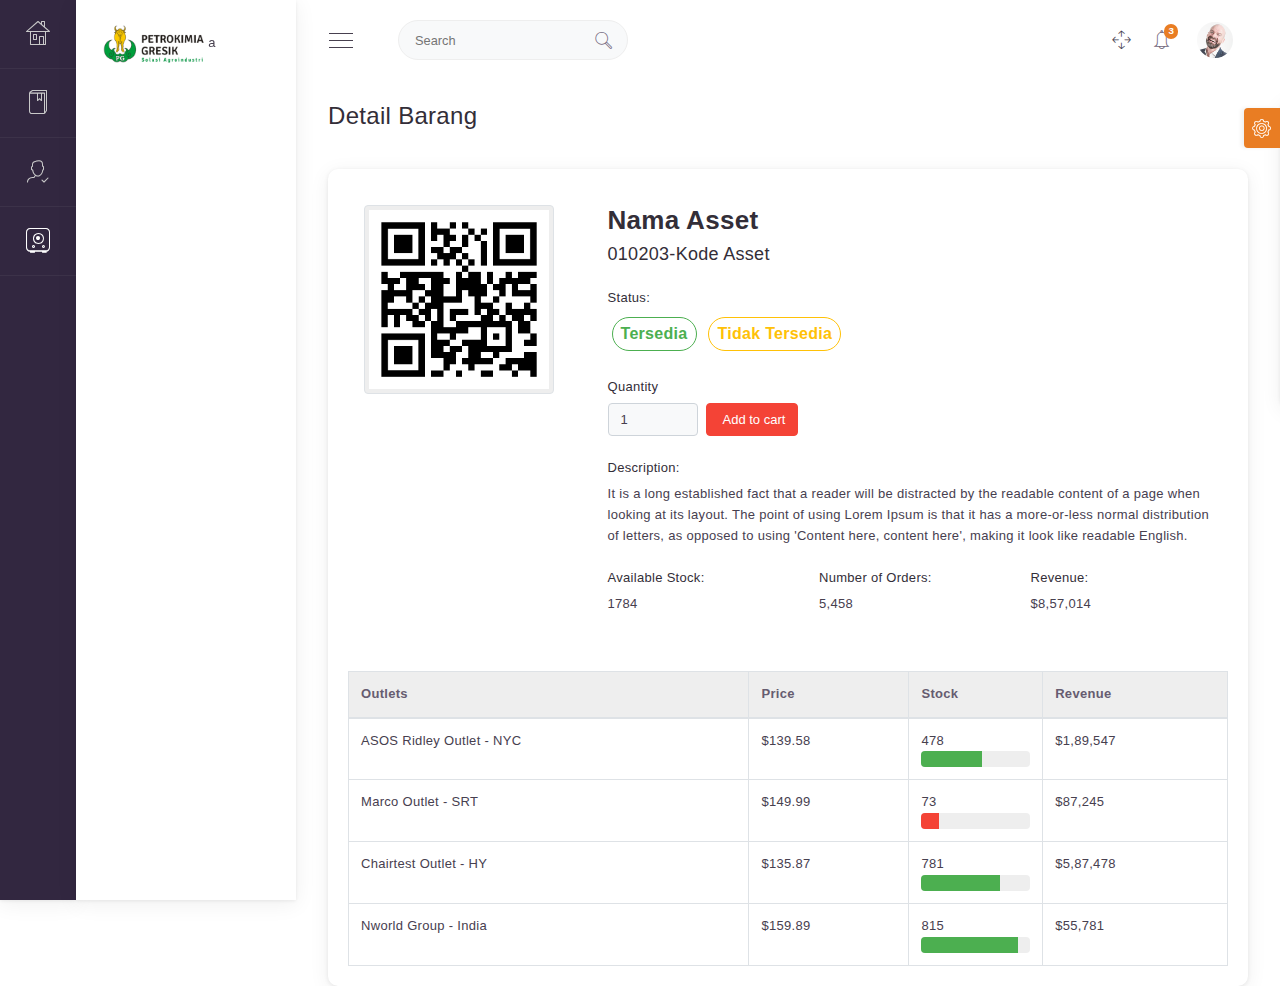
<file: detailbarang.html>
<!DOCTYPE html>
<html lang="en" dir="">

<head>
    <meta charset="UTF-8" />
    <meta name="viewport" content="width=device-width,initial-scale=1" />
    <meta http-equiv="X-UA-Compatible" content="ie=edge" />
    <title>Sistem Informasi Manajemen Asset | Unit Pendidikan dan Pelatihan Petrokimia Gresik</title>
    <link href="https://fonts.googleapis.com/css2?family=Nunito+Sans:ital,wght@0,200;0,300;0,400;0,600;0,700;0,800;0,900;1,200;1,300;1,400;1,600;1,700;1,800;1,900&display=swap" rel="stylesheet">
    <link href="css/themes/lite-purple.min.css" rel="stylesheet" />
    <link href="css/plugins/perfect-scrollbar.min.css" rel="stylesheet" />
    <link rel="stylesheet" href="css/plugins/datatables.min.css" />
</head>

<body class="text-left">
    <div class="app-admin-wrap layout-sidebar-compact sidebar-dark-purple sidenav-open clearfix">
        <div class="side-content-wrap">
            <div class="sidebar-left open rtl-ps-none" data-perfect-scrollbar data-suppress-scroll-x="true">
                <ul class="navigation-left">
                    <li class="nav-item" data-item="dashboard">
                        <a class="nav-item-hold" href="#">
                            <i class="nav-icon i-Home-2" style="color: #c9c9c9;"></i>
                            <span class="nav-text">Beranda</span>
                        </a>
                        <div class="triangle"></div>
                    </li>
                    <li class="nav-item" data-item="peminjaman">
                        <a class="nav-item-hold" href="#">
                            <i class="nav-icon i-Library" style="color: #c9c9c9;"></i>
                            <span class="nav-text">Peminjaman</span>
                        </a>
                        <div class="triangle"></div>
                    </li>
                    <li class="nav-item" data-item="admin">
                        <a class="nav-item-hold" href="#">
                            <i class="nav-icon i-Checked-User" style="color: #c9c9c9;"></i>
                            <span class="nav-text">Menu Admin</span>
                        </a>
                        <div class="triangle"></div>
                    </li>
                    <li class="nav-item">
                        <a class="nav-item-hold" href="http://demos.ui-lib.com/gull-html-doc/" target="_blank">
                            <i class="nav-icon i-Safe-Box1"></i>
                            <span class="nav-text">Doc</span>
                        </a>
                        <div class="triangle"></div>
                    </li>
                </ul>
            </div>
            <div class="sidebar-left-secondary rtl-ps-none" data-perfect-scrollbar data-suppress-scroll-x="true">
                <i class="sidebar-close i-Close" (click)="toggelSidebar()"></i>
                <header>
                    <div class="logo">
                        <img src="images/logoo.png" alt="" style="height: 44px;">a
                    </div>
                </header>
                <!-- Submenu Dashboards -->
                <div class="submenu-area" data-parent="dashboard">
                    <header>
                        <h6><strong>Beranda</strong>
                        </h6>
                        <p>Sistem Informasi Manajemen Asset.</p>
                    </header>
                    <br>
                    <ul class="childNav">
                        <li class="nav-item">
                            <a href="dashboard.html">
                                <i class="nav-icon i-Line-Chart-2"></i>
                                <span class="item-name">Dashboard </span>
                            </a>
                        </li>
                        <li class="nav-item">
                            <a href="index.html">
                                <i class="nav-icon i-Folder-With-Document"></i>
                                <span class="item-name">Data Aset Diklat</span>
                            </a>
                        </li>
                    </ul>
                </div>
                <div class="submenu-area" data-parent="peminjaman">
                    <header>
                        <h6><strong>Penggunaan Barang</strong></h6>
                        <p>Sistem Informasi Manajemen Asset.</p>
                    </header>
                    <br>
                    <ul class="childNav">
                        <li class="nav-item">
                            <a href="peminjaman.html">
                                <i class="nav-icon i-Line-Chart-2"></i>
                                <span class="item-name">Peminjaman Barang</span>
                            </a>
                        </li>
                        <li class="nav-item">
                            <a href="pengembalian.html">
                                <i class="nav-icon i-Folder-With-Document"></i>
                                <span class="item-name">Pengembalian Barang</span>
                            </a>
                        </li>
                    </ul>
                </div>
                <div class="submenu-area" data-parent="admin">
                    <header>
                        <h6><strong>Menu Admin</strong></h6>
                        <p>Sistem Informasi Manajemen Asset.</p>
                    </header>
                    <br>
                    <ul class="childNav">
                        <li class="nav-item">
                            <a href="admin1.html">
                                <i class="nav-icon i-Speach-Bubble"></i>
                                <span class="item-name">Menu Admin 1</span>
                            </a>
                        </li>
                        <li class="nav-item">
                            <a href="admin2.html">
                                <i class="nav-icon i-Speach-Bubble-10"></i>
                                <span class="item-name">Menu Admin 2</span>
                            </a>
                        </li>
                    </ul>
                </div>
            </div>
        </div>
        <!--=============== Left side End ================-->
        <div class="main-content-wrap d-flex flex-column">
            <div class="main-header">
                <div class="logo">
                    <img src="images/logoo.png" alt="">
                </div>
                <div class="menu-toggle">
                    <div></div>
                    <div></div>
                    <div></div>
                </div>
                <div class="d-flex align-items-center">

                    <div class="search-bar">
                        <input type="text" placeholder="Search">
                        <i class="search-icon text-muted i-Magnifi-Glass1"></i>
                    </div>
                </div>
                <div style="margin: auto"></div>
                <div class="header-part-right">
                    <!-- Full screen toggle -->
                    <i class="i-Full-Screen header-icon d-none d-sm-inline-block" data-fullscreen></i>
                    <!-- Notificaiton -->
                    <div class="dropdown">
                        <div class="badge-top-container" role="button" id="dropdownNotification" data-toggle="dropdown" aria-haspopup="true" aria-expanded="false">
                            <span class="badge badge-primary">3</span>
                            <i class="i-Bell text-muted header-icon"></i>
                        </div>
                        <!-- Notification dropdown -->
                        <div class="dropdown-menu dropdown-menu-right notification-dropdown rtl-ps-none" aria-labelledby="dropdownNotification" data-perfect-scrollbar data-suppress-scroll-x="true">
                            <div class="dropdown-item d-flex">
                                <div class="notification-icon">
                                    <i class="i-Speach-Bubble-6 text-primary mr-1"></i>
                                </div>
                                <div class="notification-details flex-grow-1">
                                    <p class="m-0 d-flex align-items-center">
                                        <span>New message</span>
                                        <span class="badge badge-pill badge-primary ml-1 mr-1">new</span>
                                        <span class="flex-grow-1"></span>
                                        <span class="text-small text-muted ml-auto">10 sec ago</span>
                                    </p>
                                    <p class="text-small text-muted m-0">James: Hey! are you busy?</p>
                                </div>
                            </div>
                            <div class="dropdown-item d-flex">
                                <div class="notification-icon">
                                    <i class="i-Receipt-3 text-success mr-1"></i>
                                </div>
                                <div class="notification-details flex-grow-1">
                                    <p class="m-0 d-flex align-items-center">
                                        <span>New order received</span>
                                        <span class="badge badge-pill badge-success ml-1 mr-1">new</span>
                                        <span class="flex-grow-1"></span>
                                        <span class="text-small text-muted ml-auto">2 hours ago</span>
                                    </p>
                                    <p class="text-small text-muted m-0">1 Headphone, 3 iPhone x</p>
                                </div>
                            </div>
                            <div class="dropdown-item d-flex">
                                <div class="notification-icon">
                                    <i class="i-Empty-Box text-danger mr-1"></i>
                                </div>
                                <div class="notification-details flex-grow-1">
                                    <p class="m-0 d-flex align-items-center">
                                        <span>Product out of stock</span>
                                        <span class="badge badge-pill badge-danger ml-1 mr-1">3</span>
                                        <span class="flex-grow-1"></span>
                                        <span class="text-small text-muted ml-auto">10 hours ago</span>
                                    </p>
                                    <p class="text-small text-muted m-0">Headphone E67, R98, XL90, Q77</p>
                                </div>
                            </div>
                            <div class="dropdown-item d-flex">
                                <div class="notification-icon">
                                    <i class="i-Data-Power text-success mr-1"></i>
                                </div>
                                <div class="notification-details flex-grow-1">
                                    <p class="m-0 d-flex align-items-center">
                                        <span>Server Up!</span>
                                        <span class="badge badge-pill badge-success ml-1 mr-1">3</span>
                                        <span class="flex-grow-1"></span>
                                        <span class="text-small text-muted ml-auto">14 hours ago</span>
                                    </p>
                                    <p class="text-small text-muted m-0">Server rebooted successfully</p>
                                </div>
                            </div>
                        </div>
                    </div>
                    <!-- Notificaiton End -->
                    <!-- User avatar dropdown -->
                    <div class="dropdown">
                        <div class="user col align-self-end">
                            <img src="images/faces/1.jpg" id="userDropdown" alt="" data-toggle="dropdown" aria-haspopup="true" aria-expanded="false">
                            <div class="dropdown-menu dropdown-menu-right" aria-labelledby="userDropdown">
                                <div class="dropdown-header">
                                    <i class="i-Lock-User mr-1"></i> Timothy Carlson
                                </div>
                                <a class="dropdown-item">Account settings</a>
                                <a class="dropdown-item">Billing history</a>
                                <a class="dropdown-item" href="signin.html">Sign out</a>
                            </div>
                        </div>
                    </div>
                </div>
            </div>
            <!-- ============ Body content start ============= -->
            <div class="main-content">
                <div class="breadcrumb">
                    <h1>Detail Barang</h1>
                </div>
                <!--  end of col -->
                <br>
                <div class="row">
                    <div class="col-12">
                        <div class="card">
                            <div class="card-body">
                                <div class="row px-3 py-3">
                                    <div class="col-lg-3">
                                        <!-- Product image -->
                                        <a href="javascript: void(0);" class="text-center d-block mb-4">
                                            <img src="images/qr.png" class="img-thumbnail img-preview" style="max-width: 280px;" alt="Product-img"/>
                                        </a>
                                        <br>
                                    </div>
                                    <!-- end col -->
                                    <div class="col-lg-9">
                                        <form class="pl-lg-4">
                                            <!-- Product title -->
                                            <h2 class="mt-0"><strong>Nama Asset</strong><a href="javascript: void(0);" class="text-muted"><i
                                                        class="mdi mdi-square-edit-outline ml-2"></i></a> </h2>
                                            <h6 class="mb-1" style="font-size: 18px;">010203-Kode Asset</h6>
                                            <p class="font-16">
                                                <span class="text-warning mdi mdi-star"></span>
                                                <span class="text-warning mdi mdi-star"></span>
                                                <span class="text-warning mdi mdi-star"></span>
                                                <span class="text-warning mdi mdi-star"></span>
                                                <span class="text-warning mdi mdi-star"></span>
                                            </p>

                                            <div class="mt-4">
                                                <h6 class="font-14">Status:</h6>
                                                <span class="badge badge-pill badge-outline-success p-2 m-1" style="font-size: 16px;">Tersedia</span>
                                                <span class="badge badge-pill badge-outline-warning p-2 m-1" style="font-size: 16px;">Tidak Tersedia</span>
                                            </div>

                                            <!-- Quantity -->
                                            <div class="mt-4">
                                                <h6 class="font-14">Quantity</h6>
                                                <div class="d-flex">
                                                    <input type="number" min="1" value="1" class="form-control" placeholder="Qty" style="width: 90px;">
                                                    <button type="button" class="btn btn-danger ml-2"> <i class="mdi
                                                            mdi-cart mr-1"> </i>
                                                        Add to cart</button>
                                                </div>
                                            </div>

                                            <!-- Product description -->
                                            <div class="mt-4">
                                                <h6 class="font-14">Description:</h6>
                                                <p>It is a long established fact that a reader will be distracted by the readable content of a page when looking at its layout. The point of using Lorem Ipsum is that it has a more-or-less normal distribution
                                                    of letters, as opposed to using 'Content here, content here', making it look like readable English. </p>
                                            </div>

                                            <!-- Product information -->
                                            <div class="mt-4">
                                                <div class="row">
                                                    <div class="col-md-4">
                                                        <h6 class="font-14">Available Stock:</h6>
                                                        <p class="text-sm lh-150">1784</p>
                                                    </div>
                                                    <div class="col-md-4">
                                                        <h6 class="font-14">Number of Orders:</h6>
                                                        <p class="text-sm lh-150">5,458</p>
                                                    </div>
                                                    <div class="col-md-4">
                                                        <h6 class="font-14">Revenue:</h6>
                                                        <p class="text-sm lh-150">$8,57,014</p>
                                                    </div>
                                                </div>
                                            </div>

                                        </form>
                                    </div>
                                    <!-- end col -->
                                </div>
                                <!-- end row-->

                                <div class="table-responsive mt-4">
                                    <table class="table table-bordered table-centered mb-0">
                                        <thead class="thead-light">
                                            <tr>
                                                <th>Outlets</th>
                                                <th>Price</th>
                                                <th>Stock</th>
                                                <th>Revenue</th>
                                            </tr>
                                        </thead>
                                        <tbody>
                                            <tr>
                                                <td>ASOS Ridley Outlet - NYC</td>
                                                <td>$139.58</td>
                                                <td>
                                                    <div class="progress-w-percent mb-0">
                                                        <span class="progress-value">478 </span>
                                                        <div class="progress progress-sm">
                                                            <div class="progress-bar bg-success" role="progressbar" style="width: 56%;" aria-valuenow="56" aria-valuemin="0" aria-valuemax="100"></div>
                                                        </div>
                                                    </div>
                                                </td>
                                                <td>$1,89,547</td>
                                            </tr>
                                            <tr>
                                                <td>Marco Outlet - SRT</td>
                                                <td>$149.99</td>
                                                <td>
                                                    <div class="progress-w-percent mb-0">
                                                        <span class="progress-value">73 </span>
                                                        <div class="progress progress-sm">
                                                            <div class="progress-bar bg-danger" role="progressbar" style="width: 16%;" aria-valuenow="16" aria-valuemin="0" aria-valuemax="100"></div>
                                                        </div>
                                                    </div>
                                                </td>
                                                <td>$87,245</td>
                                            </tr>
                                            <tr>
                                                <td>Chairtest Outlet - HY</td>
                                                <td>$135.87</td>
                                                <td>
                                                    <div class="progress-w-percent mb-0">
                                                        <span class="progress-value">781 </span>
                                                        <div class="progress progress-sm">
                                                            <div class="progress-bar bg-success" role="progressbar" style="width: 72%;" aria-valuenow="72" aria-valuemin="0" aria-valuemax="100"></div>
                                                        </div>
                                                    </div>
                                                </td>
                                                <td>$5,87,478</td>
                                            </tr>
                                            <tr>
                                                <td>Nworld Group - India</td>
                                                <td>$159.89</td>
                                                <td>
                                                    <div class="progress-w-percent mb-0">
                                                        <span class="progress-value">815 </span>
                                                        <div class="progress progress-sm">
                                                            <div class="progress-bar bg-success" role="progressbar" style="width: 89%;" aria-valuenow="89" aria-valuemin="0" aria-valuemax="100"></div>
                                                        </div>
                                                    </div>
                                                </td>
                                                <td>$55,781</td>
                                            </tr>
                                        </tbody>
                                    </table>
                                </div>
                                <!-- end table-responsive-->

                            </div>
                            <!-- end card-body-->
                        </div>
                        <!-- end card-->
                    </div>
                    <!-- end col-->
                </div>
                <!-- end row-->
                <!-- fotter end -->
            </div>
        </div>
    </div>
    <!-- ============ Search UI Start ============= -->
    <div class="search-ui ">
        <div class="search-header ">
            <img src="images/logoo.png " alt=" " class="logo ">
            <button class="search-close btn btn-icon bg-transparent float-right mt-2 ">
                <i class="i-Close-Window text-22 text-muted "></i>
            </button>
        </div>
        <input type="text " placeholder="Type here " class="search-input " autofocus>
        <div class="search-title ">
            <span class="text-muted ">Search results</span>
        </div>
        <div class="search-results list-horizontal ">
            <div class="list-item col-md-12 p-0 ">
                <div class="card o-hidden flex-row mb-4 d-flex ">
                    <div class="list-thumb d-flex ">
                        <!-- TUMBNAIL -->
                        <img src="images/products/headphone-1.jpg " alt=" ">
                    </div>
                    <div class="flex-grow-1 pl-2 d-flex ">
                        <div class="card-body align-self-center d-flex flex-column justify-content-between align-items-lg-center flex-lg-row ">
                            <!-- OTHER DATA -->
                            <a href=" " class="w-40 w-sm-100 ">
                                <div class="item-title ">Headphone 1</div>
                            </a>
                            <p class="m-0 text-muted text-small w-15 w-sm-100 ">Gadget</p>
                            <p class="m-0 text-muted text-small w-15 w-sm-100 ">$300
                                <del class="text-secondary ">$400</del>
                            </p>
                            <p class="m-0 text-muted text-small w-15 w-sm-100 d-none d-lg-block item-badges ">
                                <span class="badge badge-danger ">Sale</span>
                            </p>
                        </div>
                    </div>
                </div>
            </div>
            <div class="list-item col-md-12 p-0 ">
                <div class="card o-hidden flex-row mb-4 d-flex ">
                    <div class="list-thumb d-flex ">
                        <!-- TUMBNAIL -->
                        <img src="images/products/headphone-2.jpg " alt=" ">
                    </div>
                    <div class="flex-grow-1 pl-2 d-flex ">
                        <div class="card-body align-self-center d-flex flex-column justify-content-between align-items-lg-center flex-lg-row ">
                            <!-- OTHER DATA -->
                            <a href=" " class="w-40 w-sm-100 ">
                                <div class="item-title ">Headphone 1</div>
                            </a>
                            <p class="m-0 text-muted text-small w-15 w-sm-100 ">Gadget</p>
                            <p class="m-0 text-muted text-small w-15 w-sm-100 ">$300
                                <del class="text-secondary ">$400</del>
                            </p>
                            <p class="m-0 text-muted text-small w-15 w-sm-100 d-none d-lg-block item-badges ">
                                <span class="badge badge-primary ">New</span>
                            </p>
                        </div>
                    </div>
                </div>
            </div>
            <div class="list-item col-md-12 p-0 ">
                <div class="card o-hidden flex-row mb-4 d-flex ">
                    <div class="list-thumb d-flex ">
                        <!-- TUMBNAIL -->
                        <img src="images/products/headphone-3.jpg " alt=" ">
                    </div>
                    <div class="flex-grow-1 pl-2 d-flex ">
                        <div class="card-body align-self-center d-flex flex-column justify-content-between align-items-lg-center flex-lg-row ">
                            <!-- OTHER DATA -->
                            <a href=" " class="w-40 w-sm-100 ">
                                <div class="item-title ">Headphone 1</div>
                            </a>
                            <p class="m-0 text-muted text-small w-15 w-sm-100 ">Gadget</p>
                            <p class="m-0 text-muted text-small w-15 w-sm-100 ">$300
                                <del class="text-secondary ">$400</del>
                            </p>
                            <p class="m-0 text-muted text-small w-15 w-sm-100 d-none d-lg-block item-badges ">
                                <span class="badge badge-primary ">New</span>
                            </p>
                        </div>
                    </div>
                </div>
            </div>
            <div class="list-item col-md-12 p-0 ">
                <div class="card o-hidden flex-row mb-4 d-flex ">
                    <div class="list-thumb d-flex ">
                        <!-- TUMBNAIL -->
                        <img src="images/products/headphone-4.jpg " alt=" ">
                    </div>
                    <div class="flex-grow-1 pl-2 d-flex ">
                        <div class="card-body align-self-center d-flex flex-column justify-content-between align-items-lg-center flex-lg-row ">
                            <!-- OTHER DATA -->
                            <a href=" " class="w-40 w-sm-100 ">
                                <div class="item-title ">Headphone 1</div>
                            </a>
                            <p class="m-0 text-muted text-small w-15 w-sm-100 ">Gadget</p>
                            <p class="m-0 text-muted text-small w-15 w-sm-100 ">$300
                                <del class="text-secondary ">$400</del>
                            </p>
                            <p class="m-0 text-muted text-small w-15 w-sm-100 d-none d-lg-block item-badges ">
                                <span class="badge badge-primary ">New</span>
                            </p>
                        </div>
                    </div>
                </div>
            </div>
        </div>
        <!-- PAGINATION CONTROL -->
        <div class="col-md-12 mt-5 text-center ">
            <nav aria-label="Page navigation example ">
                <ul class="pagination d-inline-flex ">
                    <li class="page-item ">
                        <a class="page-link " href="# " aria-label="Previous ">
                            <span aria-hidden="true ">&laquo;</span>
                            <span class="sr-only ">Previous</span>
                        </a>
                    </li>
                    <li class="page-item "><a class="page-link " href="# ">1</a></li>
                    <li class="page-item "><a class="page-link " href="# ">2</a></li>
                    <li class="page-item "><a class="page-link " href="# ">3</a></li>
                    <li class="page-item ">
                        <a class="page-link " href="# " aria-label="Next ">
                            <span aria-hidden="true ">&raquo;</span>
                            <span class="sr-only ">Next</span>
                        </a>
                    </li>
                </ul>
            </nav>
        </div>
    </div>
    <!-- ============ Search UI End ============= -->
    <div class="customizer ">
        <div class="handle "><i class="i-Gear spin "></i></div>
        <div class="customizer-body " data-perfect-scrollbar=" " data-suppress-scroll-x="true ">
            <div class="accordion " id="accordionCustomizer ">
                <div class="card ">
                    <div class="card-header " id="headingOne ">
                        <p class="mb-0 ">Sidebar Colors</p>
                    </div>
                    <div class="collapse show " id="collapseOne " aria-labelledby="headingOne " data-parent="#accordionCustomizer ">
                        <div class="card-body ">
                            <div class="colors sidebar-colors "><a class="color gradient-purple-indigo " data-sidebar-class="sidebar-gradient-purple-indigo "><i class="i-Eye "></i></a><a class="color gradient-black-blue " data-sidebar-class="sidebar-gradient-black-blue "><i class="i-Eye "></i></a>
                                <a class="color gradient-black-gray " data-sidebar-class="sidebar-gradient-black-gray "><i class="i-Eye "></i></a><a class="color gradient-steel-gray " data-sidebar-class="sidebar-gradient-steel-gray "><i class="i-Eye "></i></a>
                                <a class="color dark-purple active " data-sidebar-class="sidebar-dark-purple "><i
                                        class="i-Eye "></i></a><a class="color slate-gray " data-sidebar-class="sidebar-slate-gray "><i class="i-Eye "></i></a>
                                <a class="color midnight-blue " data-sidebar-class="sidebar-midnight-blue "><i
                                        class="i-Eye "></i></a><a class="color blue " data-sidebar-class="sidebar-blue "><i class="i-Eye "></i></a><a class="color indigo " data-sidebar-class="sidebar-indigo "><i
                                        class="i-Eye "></i></a><a class="color pink " data-sidebar-class="sidebar-pink "><i class="i-Eye "></i></a>
                                <a class="color red " data-sidebar-class="sidebar-red "><i class="i-Eye "></i></a><a class="color purple " data-sidebar-class="sidebar-purple "><i
                                        class="i-Eye "></i></a>
                            </div>
                        </div>
                    </div>
                </div>
                <div class="card ">
                    <div class="card-header " id="headingOne ">
                        <p class="mb-0 ">RTL</p>
                    </div>
                    <div class="collapse show " id="collapseTwo " aria-labelledby="headingTwo " data-parent="#accordionCustomizer ">
                        <div class="card-body ">
                            <label class="checkbox checkbox-primary ">
                                <input id="rtl-checkbox " type="checkbox " /><span>Enable RTL</span><span
                                    class="checkmark "></span>
                            </label>
                        </div>
                    </div>
                </div>
            </div>
        </div>
    </div>
    <script src="js/plugins/jquery-3.3.1.min.js "></script>
    <script src="js/plugins/bootstrap.bundle.min.js "></script>
    <script src="js/plugins/perfect-scrollbar.min.js "></script>
    <script src="js/scripts/script.min.js "></script>
    <script src="js/scripts/sidebar.compact.script.min.js "></script>
    <script src="js/scripts/customizer.script.min.js "></script>
    <script src="js/plugins/datatables.min.js "></script>
    <script src="js/scripts/datatables.script.min.js "></script>
    <script src="js/scripts/html5-qrcode.min.js"></script>

    <script>
        function onScanSuccess(qrCodeMessage) {
            // handle on success condition with the decoded message
        }

        var html5QrcodeScanner = new Html5QrcodeScanner(
            "reader", {
                fps: 10,
                qrbox: 250
            });
        html5QrcodeScanner.render(onScanSuccess);
    </script>

</body>

</html>
</file>
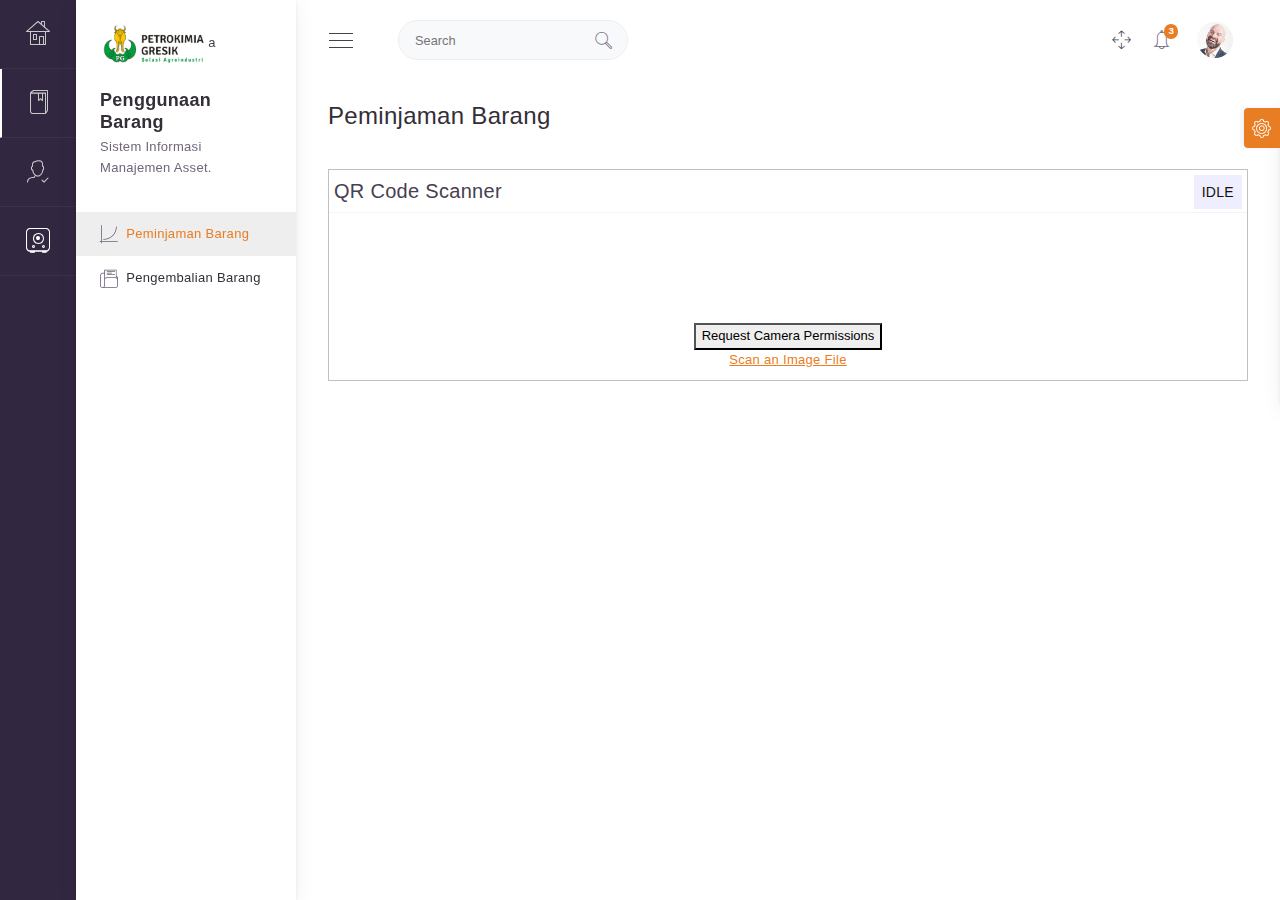
<file: peminjaman.html>
<!DOCTYPE html>
<html lang="en" dir="">

<head>
    <meta charset="UTF-8" />
    <meta name="viewport" content="width=device-width,initial-scale=1" />
    <meta http-equiv="X-UA-Compatible" content="ie=edge" />
    <title>Sistem Informasi Manajemen Asset | Unit Pendidikan dan Pelatihan Petrokimia Gresik</title>
    <link href="https://fonts.googleapis.com/css2?family=Nunito+Sans:ital,wght@0,200;0,300;0,400;0,600;0,700;0,800;0,900;1,200;1,300;1,400;1,600;1,700;1,800;1,900&display=swap" rel="stylesheet">
    <link href="css/themes/lite-purple.min.css" rel="stylesheet" />
    <link href="css/plugins/perfect-scrollbar.min.css" rel="stylesheet" />
    <link rel="stylesheet" href="css/plugins/datatables.min.css" />
</head>

<body class="text-left">
    <div class="app-admin-wrap layout-sidebar-compact sidebar-dark-purple sidenav-open clearfix">
        <div class="side-content-wrap">
            <div class="sidebar-left open rtl-ps-none" data-perfect-scrollbar data-suppress-scroll-x="true">
                <ul class="navigation-left">
                    <li class="nav-item" data-item="dashboard">
                        <a class="nav-item-hold" href="#">
                            <i class="nav-icon i-Home-2" style="color: #c9c9c9;"></i>
                            <span class="nav-text">Beranda</span>
                        </a>
                        <div class="triangle"></div>
                    </li>
                    <li class="nav-item" data-item="peminjaman">
                        <a class="nav-item-hold" href="#">
                            <i class="nav-icon i-Library" style="color: #c9c9c9;"></i>
                            <span class="nav-text">Peminjaman</span>
                        </a>
                        <div class="triangle"></div>
                    </li>
                    <li class="nav-item" data-item="admin">
                        <a class="nav-item-hold" href="#">
                            <i class="nav-icon i-Checked-User" style="color: #c9c9c9;"></i>
                            <span class="nav-text">Menu Admin</span>
                        </a>
                        <div class="triangle"></div>
                    </li>
                    <li class="nav-item">
                        <a class="nav-item-hold" href="http://demos.ui-lib.com/gull-html-doc/" target="_blank">
                            <i class="nav-icon i-Safe-Box1"></i>
                            <span class="nav-text">Doc</span>
                        </a>
                        <div class="triangle"></div>
                    </li>
                </ul>
            </div>
            <div class="sidebar-left-secondary rtl-ps-none" data-perfect-scrollbar data-suppress-scroll-x="true">
                <i class="sidebar-close i-Close" (click)="toggelSidebar()"></i>
                <header>
                    <div class="logo">
                        <img src="images/logoo.png" alt="" style="height: 44px;">a
                    </div>
                </header>
                <!-- Submenu Dashboards -->
                <div class="submenu-area" data-parent="dashboard">
                    <header>
                        <h6><strong>Beranda</strong>
                        </h6>
                        <p>Sistem Informasi Manajemen Asset.</p>
                    </header>
                    <br>
                    <ul class="childNav">
                        <li class="nav-item">
                            <a href="dashboard.html">
                                <i class="nav-icon i-Line-Chart-2"></i>
                                <span class="item-name">Dashboard </span>
                            </a>
                        </li>
                        <li class="nav-item">
                            <a href="index.html">
                                <i class="nav-icon i-Folder-With-Document"></i>
                                <span class="item-name">Data Aset Diklat</span>
                            </a>
                        </li>
                    </ul>
                </div>
                <div class="submenu-area" data-parent="peminjaman">
                    <header>
                        <h6><strong>Penggunaan Barang</strong></h6>
                        <p>Sistem Informasi Manajemen Asset.</p>
                    </header>
                    <br>
                    <ul class="childNav">
                        <li class="nav-item">
                            <a href="peminjaman.html">
                                <i class="nav-icon i-Line-Chart-2"></i>
                                <span class="item-name">Peminjaman Barang</span>
                            </a>
                        </li>
                        <li class="nav-item">
                            <a href="pengembalian.html">
                                <i class="nav-icon i-Folder-With-Document"></i>
                                <span class="item-name">Pengembalian Barang</span>
                            </a>
                        </li>
                    </ul>
                </div>
                <div class="submenu-area" data-parent="admin">
                    <header>
                        <h6><strong>Menu Admin</strong></h6>
                        <p>Sistem Informasi Manajemen Asset.</p>
                    </header>
                    <br>
                    <ul class="childNav">
                        <li class="nav-item">
                            <a href="admin1.html">
                                <i class="nav-icon i-Speach-Bubble"></i>
                                <span class="item-name">Menu Admin 1</span>
                            </a>
                        </li>
                        <li class="nav-item">
                            <a href="admin2.html">
                                <i class="nav-icon i-Speach-Bubble-10"></i>
                                <span class="item-name">Menu Admin 2</span>
                            </a>
                        </li>
                    </ul>
                </div>
            </div>
        </div>
        <!--=============== Left side End ================-->
        <div class="main-content-wrap d-flex flex-column">
            <div class="main-header">
                <div class="logo">
                    <img src="images/logoo.png" alt="">
                </div>
                <div class="menu-toggle">
                    <div></div>
                    <div></div>
                    <div></div>
                </div>
                <div class="d-flex align-items-center">

                    <div class="search-bar">
                        <input type="text" placeholder="Search">
                        <i class="search-icon text-muted i-Magnifi-Glass1"></i>
                    </div>
                </div>
                <div style="margin: auto"></div>
                <div class="header-part-right">
                    <!-- Full screen toggle -->
                    <i class="i-Full-Screen header-icon d-none d-sm-inline-block" data-fullscreen></i>
                    <!-- Notificaiton -->
                    <div class="dropdown">
                        <div class="badge-top-container" role="button" id="dropdownNotification" data-toggle="dropdown" aria-haspopup="true" aria-expanded="false">
                            <span class="badge badge-primary">3</span>
                            <i class="i-Bell text-muted header-icon"></i>
                        </div>
                        <!-- Notification dropdown -->
                        <div class="dropdown-menu dropdown-menu-right notification-dropdown rtl-ps-none" aria-labelledby="dropdownNotification" data-perfect-scrollbar data-suppress-scroll-x="true">
                            <div class="dropdown-item d-flex">
                                <div class="notification-icon">
                                    <i class="i-Speach-Bubble-6 text-primary mr-1"></i>
                                </div>
                                <div class="notification-details flex-grow-1">
                                    <p class="m-0 d-flex align-items-center">
                                        <span>New message</span>
                                        <span class="badge badge-pill badge-primary ml-1 mr-1">new</span>
                                        <span class="flex-grow-1"></span>
                                        <span class="text-small text-muted ml-auto">10 sec ago</span>
                                    </p>
                                    <p class="text-small text-muted m-0">James: Hey! are you busy?</p>
                                </div>
                            </div>
                            <div class="dropdown-item d-flex">
                                <div class="notification-icon">
                                    <i class="i-Receipt-3 text-success mr-1"></i>
                                </div>
                                <div class="notification-details flex-grow-1">
                                    <p class="m-0 d-flex align-items-center">
                                        <span>New order received</span>
                                        <span class="badge badge-pill badge-success ml-1 mr-1">new</span>
                                        <span class="flex-grow-1"></span>
                                        <span class="text-small text-muted ml-auto">2 hours ago</span>
                                    </p>
                                    <p class="text-small text-muted m-0">1 Headphone, 3 iPhone x</p>
                                </div>
                            </div>
                            <div class="dropdown-item d-flex">
                                <div class="notification-icon">
                                    <i class="i-Empty-Box text-danger mr-1"></i>
                                </div>
                                <div class="notification-details flex-grow-1">
                                    <p class="m-0 d-flex align-items-center">
                                        <span>Product out of stock</span>
                                        <span class="badge badge-pill badge-danger ml-1 mr-1">3</span>
                                        <span class="flex-grow-1"></span>
                                        <span class="text-small text-muted ml-auto">10 hours ago</span>
                                    </p>
                                    <p class="text-small text-muted m-0">Headphone E67, R98, XL90, Q77</p>
                                </div>
                            </div>
                            <div class="dropdown-item d-flex">
                                <div class="notification-icon">
                                    <i class="i-Data-Power text-success mr-1"></i>
                                </div>
                                <div class="notification-details flex-grow-1">
                                    <p class="m-0 d-flex align-items-center">
                                        <span>Server Up!</span>
                                        <span class="badge badge-pill badge-success ml-1 mr-1">3</span>
                                        <span class="flex-grow-1"></span>
                                        <span class="text-small text-muted ml-auto">14 hours ago</span>
                                    </p>
                                    <p class="text-small text-muted m-0">Server rebooted successfully</p>
                                </div>
                            </div>
                        </div>
                    </div>
                    <!-- Notificaiton End -->
                    <!-- User avatar dropdown -->
                    <div class="dropdown">
                        <div class="user col align-self-end">
                            <img src="images/faces/1.jpg" id="userDropdown" alt="" data-toggle="dropdown" aria-haspopup="true" aria-expanded="false">
                            <div class="dropdown-menu dropdown-menu-right" aria-labelledby="userDropdown">
                                <div class="dropdown-header">
                                    <i class="i-Lock-User mr-1"></i> Timothy Carlson
                                </div>
                                <a class="dropdown-item">Account settings</a>
                                <a class="dropdown-item">Billing history</a>
                                <a class="dropdown-item" href="signin.html">Sign out</a>
                            </div>
                        </div>
                    </div>
                </div>
            </div>
            <!-- ============ Body content start ============= -->
            <div class="main-content">
                <div class="breadcrumb">
                    <h1>Peminjaman Barang</h1>
                </div>
                <!--  end of col -->
                <br>
                <div id="reader"></div>
                <!-- fotter end -->
            </div>
        </div>
    </div>
    <!-- ============ Search UI Start ============= -->
    <div class="search-ui ">
        <div class="search-header ">
            <img src="images/logoo.png " alt=" " class="logo ">
            <button class="search-close btn btn-icon bg-transparent float-right mt-2 ">
                <i class="i-Close-Window text-22 text-muted "></i>
            </button>
        </div>
        <input type="text " placeholder="Type here " class="search-input " autofocus>
        <div class="search-title ">
            <span class="text-muted ">Search results</span>
        </div>
        <div class="search-results list-horizontal ">
            <div class="list-item col-md-12 p-0 ">
                <div class="card o-hidden flex-row mb-4 d-flex ">
                    <div class="list-thumb d-flex ">
                        <!-- TUMBNAIL -->
                        <img src="images/products/headphone-1.jpg " alt=" ">
                    </div>
                    <div class="flex-grow-1 pl-2 d-flex ">
                        <div class="card-body align-self-center d-flex flex-column justify-content-between align-items-lg-center flex-lg-row ">
                            <!-- OTHER DATA -->
                            <a href=" " class="w-40 w-sm-100 ">
                                <div class="item-title ">Headphone 1</div>
                            </a>
                            <p class="m-0 text-muted text-small w-15 w-sm-100 ">Gadget</p>
                            <p class="m-0 text-muted text-small w-15 w-sm-100 ">$300
                                <del class="text-secondary ">$400</del>
                            </p>
                            <p class="m-0 text-muted text-small w-15 w-sm-100 d-none d-lg-block item-badges ">
                                <span class="badge badge-danger ">Sale</span>
                            </p>
                        </div>
                    </div>
                </div>
            </div>
            <div class="list-item col-md-12 p-0 ">
                <div class="card o-hidden flex-row mb-4 d-flex ">
                    <div class="list-thumb d-flex ">
                        <!-- TUMBNAIL -->
                        <img src="images/products/headphone-2.jpg " alt=" ">
                    </div>
                    <div class="flex-grow-1 pl-2 d-flex ">
                        <div class="card-body align-self-center d-flex flex-column justify-content-between align-items-lg-center flex-lg-row ">
                            <!-- OTHER DATA -->
                            <a href=" " class="w-40 w-sm-100 ">
                                <div class="item-title ">Headphone 1</div>
                            </a>
                            <p class="m-0 text-muted text-small w-15 w-sm-100 ">Gadget</p>
                            <p class="m-0 text-muted text-small w-15 w-sm-100 ">$300
                                <del class="text-secondary ">$400</del>
                            </p>
                            <p class="m-0 text-muted text-small w-15 w-sm-100 d-none d-lg-block item-badges ">
                                <span class="badge badge-primary ">New</span>
                            </p>
                        </div>
                    </div>
                </div>
            </div>
            <div class="list-item col-md-12 p-0 ">
                <div class="card o-hidden flex-row mb-4 d-flex ">
                    <div class="list-thumb d-flex ">
                        <!-- TUMBNAIL -->
                        <img src="images/products/headphone-3.jpg " alt=" ">
                    </div>
                    <div class="flex-grow-1 pl-2 d-flex ">
                        <div class="card-body align-self-center d-flex flex-column justify-content-between align-items-lg-center flex-lg-row ">
                            <!-- OTHER DATA -->
                            <a href=" " class="w-40 w-sm-100 ">
                                <div class="item-title ">Headphone 1</div>
                            </a>
                            <p class="m-0 text-muted text-small w-15 w-sm-100 ">Gadget</p>
                            <p class="m-0 text-muted text-small w-15 w-sm-100 ">$300
                                <del class="text-secondary ">$400</del>
                            </p>
                            <p class="m-0 text-muted text-small w-15 w-sm-100 d-none d-lg-block item-badges ">
                                <span class="badge badge-primary ">New</span>
                            </p>
                        </div>
                    </div>
                </div>
            </div>
            <div class="list-item col-md-12 p-0 ">
                <div class="card o-hidden flex-row mb-4 d-flex ">
                    <div class="list-thumb d-flex ">
                        <!-- TUMBNAIL -->
                        <img src="images/products/headphone-4.jpg " alt=" ">
                    </div>
                    <div class="flex-grow-1 pl-2 d-flex ">
                        <div class="card-body align-self-center d-flex flex-column justify-content-between align-items-lg-center flex-lg-row ">
                            <!-- OTHER DATA -->
                            <a href=" " class="w-40 w-sm-100 ">
                                <div class="item-title ">Headphone 1</div>
                            </a>
                            <p class="m-0 text-muted text-small w-15 w-sm-100 ">Gadget</p>
                            <p class="m-0 text-muted text-small w-15 w-sm-100 ">$300
                                <del class="text-secondary ">$400</del>
                            </p>
                            <p class="m-0 text-muted text-small w-15 w-sm-100 d-none d-lg-block item-badges ">
                                <span class="badge badge-primary ">New</span>
                            </p>
                        </div>
                    </div>
                </div>
            </div>
        </div>
        <!-- PAGINATION CONTROL -->
        <div class="col-md-12 mt-5 text-center ">
            <nav aria-label="Page navigation example ">
                <ul class="pagination d-inline-flex ">
                    <li class="page-item ">
                        <a class="page-link " href="# " aria-label="Previous ">
                            <span aria-hidden="true ">&laquo;</span>
                            <span class="sr-only ">Previous</span>
                        </a>
                    </li>
                    <li class="page-item "><a class="page-link " href="# ">1</a></li>
                    <li class="page-item "><a class="page-link " href="# ">2</a></li>
                    <li class="page-item "><a class="page-link " href="# ">3</a></li>
                    <li class="page-item ">
                        <a class="page-link " href="# " aria-label="Next ">
                            <span aria-hidden="true ">&raquo;</span>
                            <span class="sr-only ">Next</span>
                        </a>
                    </li>
                </ul>
            </nav>
        </div>
    </div>
    <!-- ============ Search UI End ============= -->
    <div class="customizer ">
        <div class="handle "><i class="i-Gear spin "></i></div>
        <div class="customizer-body " data-perfect-scrollbar=" " data-suppress-scroll-x="true ">
            <div class="accordion " id="accordionCustomizer ">
                <div class="card ">
                    <div class="card-header " id="headingOne ">
                        <p class="mb-0 ">Sidebar Colors</p>
                    </div>
                    <div class="collapse show " id="collapseOne " aria-labelledby="headingOne " data-parent="#accordionCustomizer ">
                        <div class="card-body ">
                            <div class="colors sidebar-colors "><a class="color gradient-purple-indigo " data-sidebar-class="sidebar-gradient-purple-indigo "><i class="i-Eye "></i></a><a class="color gradient-black-blue " data-sidebar-class="sidebar-gradient-black-blue "><i class="i-Eye "></i></a>
                                <a class="color gradient-black-gray " data-sidebar-class="sidebar-gradient-black-gray "><i class="i-Eye "></i></a><a class="color gradient-steel-gray " data-sidebar-class="sidebar-gradient-steel-gray "><i class="i-Eye "></i></a>
                                <a class="color dark-purple active " data-sidebar-class="sidebar-dark-purple "><i
                                        class="i-Eye "></i></a><a class="color slate-gray " data-sidebar-class="sidebar-slate-gray "><i class="i-Eye "></i></a>
                                <a class="color midnight-blue " data-sidebar-class="sidebar-midnight-blue "><i
                                        class="i-Eye "></i></a><a class="color blue " data-sidebar-class="sidebar-blue "><i class="i-Eye "></i></a><a class="color indigo " data-sidebar-class="sidebar-indigo "><i
                                        class="i-Eye "></i></a><a class="color pink " data-sidebar-class="sidebar-pink "><i class="i-Eye "></i></a>
                                <a class="color red " data-sidebar-class="sidebar-red "><i class="i-Eye "></i></a><a class="color purple " data-sidebar-class="sidebar-purple "><i
                                        class="i-Eye "></i></a>
                            </div>
                        </div>
                    </div>
                </div>
                <div class="card ">
                    <div class="card-header " id="headingOne ">
                        <p class="mb-0 ">RTL</p>
                    </div>
                    <div class="collapse show " id="collapseTwo " aria-labelledby="headingTwo " data-parent="#accordionCustomizer ">
                        <div class="card-body ">
                            <label class="checkbox checkbox-primary ">
                                <input id="rtl-checkbox " type="checkbox " /><span>Enable RTL</span><span
                                    class="checkmark "></span>
                            </label>
                        </div>
                    </div>
                </div>
            </div>
        </div>
    </div>
    <script src="js/plugins/jquery-3.3.1.min.js "></script>
    <script src="js/plugins/bootstrap.bundle.min.js "></script>
    <script src="js/plugins/perfect-scrollbar.min.js "></script>
    <script src="js/scripts/script.min.js "></script>
    <script src="js/scripts/sidebar.compact.script.min.js "></script>
    <script src="js/scripts/customizer.script.min.js "></script>
    <script src="js/plugins/datatables.min.js "></script>
    <script src="js/scripts/datatables.script.min.js "></script>
    <script src="js/scripts/html5-qrcode.min.js"></script>

    <script>
        function onScanSuccess(qrCodeMessage) {
            // handle on success condition with the decoded message
        }

        var html5QrcodeScanner = new Html5QrcodeScanner(
            "reader", {
                fps: 10,
                qrbox: 250
            });
        html5QrcodeScanner.render(onScanSuccess);
    </script>

</body>

</html>
</file>
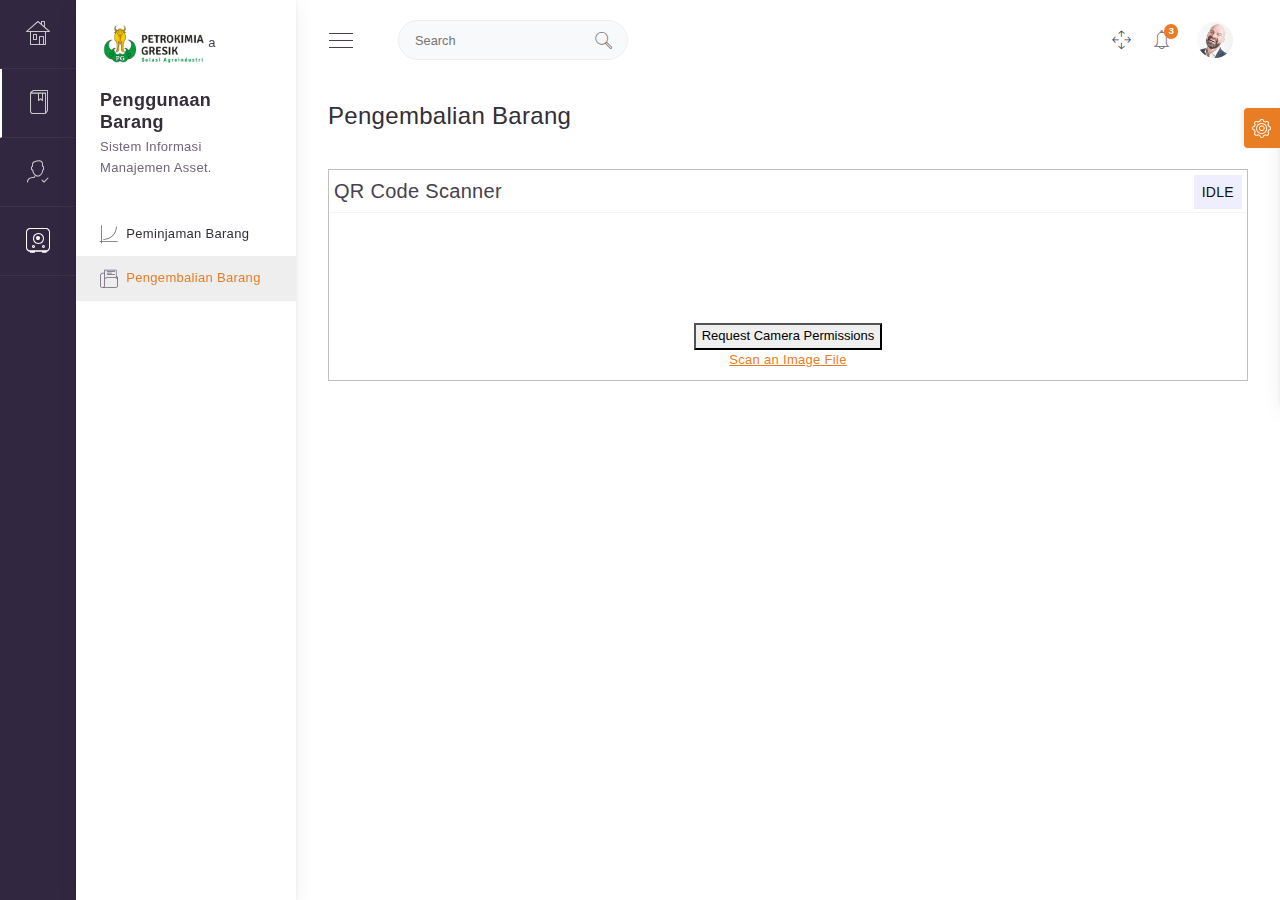
<file: pengembalian.html>
<!DOCTYPE html>
<html lang="en" dir="">

<head>
    <meta charset="UTF-8" />
    <meta name="viewport" content="width=device-width,initial-scale=1" />
    <meta http-equiv="X-UA-Compatible" content="ie=edge" />
    <title>Sistem Informasi Manajemen Asset | Unit Pendidikan dan Pelatihan Petrokimia Gresik</title>
    <link href="https://fonts.googleapis.com/css2?family=Nunito+Sans:ital,wght@0,200;0,300;0,400;0,600;0,700;0,800;0,900;1,200;1,300;1,400;1,600;1,700;1,800;1,900&display=swap" rel="stylesheet">
    <link href="css/themes/lite-purple.min.css" rel="stylesheet" />
    <link href="css/plugins/perfect-scrollbar.min.css" rel="stylesheet" />
    <link rel="stylesheet" href="css/plugins/datatables.min.css" />
</head>

<body class="text-left">
    <div class="app-admin-wrap layout-sidebar-compact sidebar-dark-purple sidenav-open clearfix">
        <div class="side-content-wrap">
            <div class="sidebar-left open rtl-ps-none" data-perfect-scrollbar data-suppress-scroll-x="true">
                <ul class="navigation-left">
                    <li class="nav-item" data-item="dashboard">
                        <a class="nav-item-hold" href="#">
                            <i class="nav-icon i-Home-2" style="color: #c9c9c9;"></i>
                            <span class="nav-text">Beranda</span>
                        </a>
                        <div class="triangle"></div>
                    </li>
                    <li class="nav-item" data-item="peminjaman">
                        <a class="nav-item-hold" href="#">
                            <i class="nav-icon i-Library" style="color: #c9c9c9;"></i>
                            <span class="nav-text">Peminjaman</span>
                        </a>
                        <div class="triangle"></div>
                    </li>
                    <li class="nav-item" data-item="admin">
                        <a class="nav-item-hold" href="#">
                            <i class="nav-icon i-Checked-User" style="color: #c9c9c9;"></i>
                            <span class="nav-text">Menu Admin</span>
                        </a>
                        <div class="triangle"></div>
                    </li>
                    <li class="nav-item">
                        <a class="nav-item-hold" href="http://demos.ui-lib.com/gull-html-doc/" target="_blank">
                            <i class="nav-icon i-Safe-Box1"></i>
                            <span class="nav-text">Doc</span>
                        </a>
                        <div class="triangle"></div>
                    </li>
                </ul>
            </div>
            <div class="sidebar-left-secondary rtl-ps-none" data-perfect-scrollbar data-suppress-scroll-x="true">
                <i class="sidebar-close i-Close" (click)="toggelSidebar()"></i>
                <header>
                    <div class="logo">
                        <img src="images/logoo.png" alt="" style="height: 44px;">a
                    </div>
                </header>
                <!-- Submenu Dashboards -->
                <div class="submenu-area" data-parent="dashboard">
                    <header>
                        <h6><strong>Beranda</strong>
                        </h6>
                        <p>Sistem Informasi Manajemen Asset.</p>
                    </header>
                    <br>
                    <ul class="childNav">
                        <li class="nav-item">
                            <a href="dashboard.html">
                                <i class="nav-icon i-Line-Chart-2"></i>
                                <span class="item-name">Dashboard </span>
                            </a>
                        </li>
                        <li class="nav-item">
                            <a href="index.html">
                                <i class="nav-icon i-Folder-With-Document"></i>
                                <span class="item-name">Data Aset Diklat</span>
                            </a>
                        </li>
                    </ul>
                </div>
                <div class="submenu-area" data-parent="peminjaman">
                    <header>
                        <h6><strong>Penggunaan Barang</strong></h6>
                        <p>Sistem Informasi Manajemen Asset.</p>
                    </header>
                    <br>
                    <ul class="childNav">
                        <li class="nav-item">
                            <a href="peminjaman.html">
                                <i class="nav-icon i-Line-Chart-2"></i>
                                <span class="item-name">Peminjaman Barang</span>
                            </a>
                        </li>
                        <li class="nav-item">
                            <a href="pengembalian.html">
                                <i class="nav-icon i-Folder-With-Document"></i>
                                <span class="item-name">Pengembalian Barang</span>
                            </a>
                        </li>
                    </ul>
                </div>
                <div class="submenu-area" data-parent="admin">
                    <header>
                        <h6><strong>Menu Admin</strong></h6>
                        <p>Sistem Informasi Manajemen Asset.</p>
                    </header>
                    <br>
                    <ul class="childNav">
                        <li class="nav-item">
                            <a href="admin1.html">
                                <i class="nav-icon i-Speach-Bubble"></i>
                                <span class="item-name">Menu Admin 1</span>
                            </a>
                        </li>
                        <li class="nav-item">
                            <a href="admin2.html">
                                <i class="nav-icon i-Speach-Bubble-10"></i>
                                <span class="item-name">Menu Admin 2</span>
                            </a>
                        </li>
                    </ul>
                </div>
            </div>
        </div>
        <!--=============== Left side End ================-->
        <div class="main-content-wrap d-flex flex-column">
            <div class="main-header">
                <div class="logo">
                    <img src="images/logoo.png" alt="">
                </div>
                <div class="menu-toggle">
                    <div></div>
                    <div></div>
                    <div></div>
                </div>
                <div class="d-flex align-items-center">

                    <div class="search-bar">
                        <input type="text" placeholder="Search">
                        <i class="search-icon text-muted i-Magnifi-Glass1"></i>
                    </div>
                </div>
                <div style="margin: auto"></div>
                <div class="header-part-right">
                    <!-- Full screen toggle -->
                    <i class="i-Full-Screen header-icon d-none d-sm-inline-block" data-fullscreen></i>
                    <!-- Notificaiton -->
                    <div class="dropdown">
                        <div class="badge-top-container" role="button" id="dropdownNotification" data-toggle="dropdown" aria-haspopup="true" aria-expanded="false">
                            <span class="badge badge-primary">3</span>
                            <i class="i-Bell text-muted header-icon"></i>
                        </div>
                        <!-- Notification dropdown -->
                        <div class="dropdown-menu dropdown-menu-right notification-dropdown rtl-ps-none" aria-labelledby="dropdownNotification" data-perfect-scrollbar data-suppress-scroll-x="true">
                            <div class="dropdown-item d-flex">
                                <div class="notification-icon">
                                    <i class="i-Speach-Bubble-6 text-primary mr-1"></i>
                                </div>
                                <div class="notification-details flex-grow-1">
                                    <p class="m-0 d-flex align-items-center">
                                        <span>New message</span>
                                        <span class="badge badge-pill badge-primary ml-1 mr-1">new</span>
                                        <span class="flex-grow-1"></span>
                                        <span class="text-small text-muted ml-auto">10 sec ago</span>
                                    </p>
                                    <p class="text-small text-muted m-0">James: Hey! are you busy?</p>
                                </div>
                            </div>
                            <div class="dropdown-item d-flex">
                                <div class="notification-icon">
                                    <i class="i-Receipt-3 text-success mr-1"></i>
                                </div>
                                <div class="notification-details flex-grow-1">
                                    <p class="m-0 d-flex align-items-center">
                                        <span>New order received</span>
                                        <span class="badge badge-pill badge-success ml-1 mr-1">new</span>
                                        <span class="flex-grow-1"></span>
                                        <span class="text-small text-muted ml-auto">2 hours ago</span>
                                    </p>
                                    <p class="text-small text-muted m-0">1 Headphone, 3 iPhone x</p>
                                </div>
                            </div>
                            <div class="dropdown-item d-flex">
                                <div class="notification-icon">
                                    <i class="i-Empty-Box text-danger mr-1"></i>
                                </div>
                                <div class="notification-details flex-grow-1">
                                    <p class="m-0 d-flex align-items-center">
                                        <span>Product out of stock</span>
                                        <span class="badge badge-pill badge-danger ml-1 mr-1">3</span>
                                        <span class="flex-grow-1"></span>
                                        <span class="text-small text-muted ml-auto">10 hours ago</span>
                                    </p>
                                    <p class="text-small text-muted m-0">Headphone E67, R98, XL90, Q77</p>
                                </div>
                            </div>
                            <div class="dropdown-item d-flex">
                                <div class="notification-icon">
                                    <i class="i-Data-Power text-success mr-1"></i>
                                </div>
                                <div class="notification-details flex-grow-1">
                                    <p class="m-0 d-flex align-items-center">
                                        <span>Server Up!</span>
                                        <span class="badge badge-pill badge-success ml-1 mr-1">3</span>
                                        <span class="flex-grow-1"></span>
                                        <span class="text-small text-muted ml-auto">14 hours ago</span>
                                    </p>
                                    <p class="text-small text-muted m-0">Server rebooted successfully</p>
                                </div>
                            </div>
                        </div>
                    </div>
                    <!-- Notificaiton End -->
                    <!-- User avatar dropdown -->
                    <div class="dropdown">
                        <div class="user col align-self-end">
                            <img src="images/faces/1.jpg" id="userDropdown" alt="" data-toggle="dropdown" aria-haspopup="true" aria-expanded="false">
                            <div class="dropdown-menu dropdown-menu-right" aria-labelledby="userDropdown">
                                <div class="dropdown-header">
                                    <i class="i-Lock-User mr-1"></i> Timothy Carlson
                                </div>
                                <a class="dropdown-item">Account settings</a>
                                <a class="dropdown-item">Billing history</a>
                                <a class="dropdown-item" href="signin.html">Sign out</a>
                            </div>
                        </div>
                    </div>
                </div>
            </div>
            <!-- ============ Body content start ============= -->
            <div class="main-content">
                <div class="breadcrumb">
                    <h1>Pengembalian Barang</h1>
                </div>
                <!--  end of col -->
                <br>
                <div id="reader"></div>
                <!-- fotter end -->
            </div>
        </div>
    </div>
    <!-- ============ Search UI Start ============= -->
    <div class="search-ui ">
        <div class="search-header ">
            <img src="images/logoo.png " alt=" " class="logo ">
            <button class="search-close btn btn-icon bg-transparent float-right mt-2 ">
                <i class="i-Close-Window text-22 text-muted "></i>
            </button>
        </div>
        <input type="text " placeholder="Type here " class="search-input " autofocus>
        <div class="search-title ">
            <span class="text-muted ">Search results</span>
        </div>
        <div class="search-results list-horizontal ">
            <div class="list-item col-md-12 p-0 ">
                <div class="card o-hidden flex-row mb-4 d-flex ">
                    <div class="list-thumb d-flex ">
                        <!-- TUMBNAIL -->
                        <img src="images/products/headphone-1.jpg " alt=" ">
                    </div>
                    <div class="flex-grow-1 pl-2 d-flex ">
                        <div class="card-body align-self-center d-flex flex-column justify-content-between align-items-lg-center flex-lg-row ">
                            <!-- OTHER DATA -->
                            <a href=" " class="w-40 w-sm-100 ">
                                <div class="item-title ">Headphone 1</div>
                            </a>
                            <p class="m-0 text-muted text-small w-15 w-sm-100 ">Gadget</p>
                            <p class="m-0 text-muted text-small w-15 w-sm-100 ">$300
                                <del class="text-secondary ">$400</del>
                            </p>
                            <p class="m-0 text-muted text-small w-15 w-sm-100 d-none d-lg-block item-badges ">
                                <span class="badge badge-danger ">Sale</span>
                            </p>
                        </div>
                    </div>
                </div>
            </div>
            <div class="list-item col-md-12 p-0 ">
                <div class="card o-hidden flex-row mb-4 d-flex ">
                    <div class="list-thumb d-flex ">
                        <!-- TUMBNAIL -->
                        <img src="images/products/headphone-2.jpg " alt=" ">
                    </div>
                    <div class="flex-grow-1 pl-2 d-flex ">
                        <div class="card-body align-self-center d-flex flex-column justify-content-between align-items-lg-center flex-lg-row ">
                            <!-- OTHER DATA -->
                            <a href=" " class="w-40 w-sm-100 ">
                                <div class="item-title ">Headphone 1</div>
                            </a>
                            <p class="m-0 text-muted text-small w-15 w-sm-100 ">Gadget</p>
                            <p class="m-0 text-muted text-small w-15 w-sm-100 ">$300
                                <del class="text-secondary ">$400</del>
                            </p>
                            <p class="m-0 text-muted text-small w-15 w-sm-100 d-none d-lg-block item-badges ">
                                <span class="badge badge-primary ">New</span>
                            </p>
                        </div>
                    </div>
                </div>
            </div>
            <div class="list-item col-md-12 p-0 ">
                <div class="card o-hidden flex-row mb-4 d-flex ">
                    <div class="list-thumb d-flex ">
                        <!-- TUMBNAIL -->
                        <img src="images/products/headphone-3.jpg " alt=" ">
                    </div>
                    <div class="flex-grow-1 pl-2 d-flex ">
                        <div class="card-body align-self-center d-flex flex-column justify-content-between align-items-lg-center flex-lg-row ">
                            <!-- OTHER DATA -->
                            <a href=" " class="w-40 w-sm-100 ">
                                <div class="item-title ">Headphone 1</div>
                            </a>
                            <p class="m-0 text-muted text-small w-15 w-sm-100 ">Gadget</p>
                            <p class="m-0 text-muted text-small w-15 w-sm-100 ">$300
                                <del class="text-secondary ">$400</del>
                            </p>
                            <p class="m-0 text-muted text-small w-15 w-sm-100 d-none d-lg-block item-badges ">
                                <span class="badge badge-primary ">New</span>
                            </p>
                        </div>
                    </div>
                </div>
            </div>
            <div class="list-item col-md-12 p-0 ">
                <div class="card o-hidden flex-row mb-4 d-flex ">
                    <div class="list-thumb d-flex ">
                        <!-- TUMBNAIL -->
                        <img src="images/products/headphone-4.jpg " alt=" ">
                    </div>
                    <div class="flex-grow-1 pl-2 d-flex ">
                        <div class="card-body align-self-center d-flex flex-column justify-content-between align-items-lg-center flex-lg-row ">
                            <!-- OTHER DATA -->
                            <a href=" " class="w-40 w-sm-100 ">
                                <div class="item-title ">Headphone 1</div>
                            </a>
                            <p class="m-0 text-muted text-small w-15 w-sm-100 ">Gadget</p>
                            <p class="m-0 text-muted text-small w-15 w-sm-100 ">$300
                                <del class="text-secondary ">$400</del>
                            </p>
                            <p class="m-0 text-muted text-small w-15 w-sm-100 d-none d-lg-block item-badges ">
                                <span class="badge badge-primary ">New</span>
                            </p>
                        </div>
                    </div>
                </div>
            </div>
        </div>
        <!-- PAGINATION CONTROL -->
        <div class="col-md-12 mt-5 text-center ">
            <nav aria-label="Page navigation example ">
                <ul class="pagination d-inline-flex ">
                    <li class="page-item ">
                        <a class="page-link " href="# " aria-label="Previous ">
                            <span aria-hidden="true ">&laquo;</span>
                            <span class="sr-only ">Previous</span>
                        </a>
                    </li>
                    <li class="page-item "><a class="page-link " href="# ">1</a></li>
                    <li class="page-item "><a class="page-link " href="# ">2</a></li>
                    <li class="page-item "><a class="page-link " href="# ">3</a></li>
                    <li class="page-item ">
                        <a class="page-link " href="# " aria-label="Next ">
                            <span aria-hidden="true ">&raquo;</span>
                            <span class="sr-only ">Next</span>
                        </a>
                    </li>
                </ul>
            </nav>
        </div>
    </div>
    <!-- ============ Search UI End ============= -->
    <div class="customizer ">
        <div class="handle "><i class="i-Gear spin "></i></div>
        <div class="customizer-body " data-perfect-scrollbar=" " data-suppress-scroll-x="true ">
            <div class="accordion " id="accordionCustomizer ">
                <div class="card ">
                    <div class="card-header " id="headingOne ">
                        <p class="mb-0 ">Sidebar Colors</p>
                    </div>
                    <div class="collapse show " id="collapseOne " aria-labelledby="headingOne " data-parent="#accordionCustomizer ">
                        <div class="card-body ">
                            <div class="colors sidebar-colors "><a class="color gradient-purple-indigo " data-sidebar-class="sidebar-gradient-purple-indigo "><i class="i-Eye "></i></a><a class="color gradient-black-blue " data-sidebar-class="sidebar-gradient-black-blue "><i class="i-Eye "></i></a>
                                <a class="color gradient-black-gray " data-sidebar-class="sidebar-gradient-black-gray "><i class="i-Eye "></i></a><a class="color gradient-steel-gray " data-sidebar-class="sidebar-gradient-steel-gray "><i class="i-Eye "></i></a>
                                <a class="color dark-purple active " data-sidebar-class="sidebar-dark-purple "><i
                                        class="i-Eye "></i></a><a class="color slate-gray " data-sidebar-class="sidebar-slate-gray "><i class="i-Eye "></i></a>
                                <a class="color midnight-blue " data-sidebar-class="sidebar-midnight-blue "><i
                                        class="i-Eye "></i></a><a class="color blue " data-sidebar-class="sidebar-blue "><i class="i-Eye "></i></a><a class="color indigo " data-sidebar-class="sidebar-indigo "><i
                                        class="i-Eye "></i></a><a class="color pink " data-sidebar-class="sidebar-pink "><i class="i-Eye "></i></a>
                                <a class="color red " data-sidebar-class="sidebar-red "><i class="i-Eye "></i></a><a class="color purple " data-sidebar-class="sidebar-purple "><i
                                        class="i-Eye "></i></a>
                            </div>
                        </div>
                    </div>
                </div>
                <div class="card ">
                    <div class="card-header " id="headingOne ">
                        <p class="mb-0 ">RTL</p>
                    </div>
                    <div class="collapse show " id="collapseTwo " aria-labelledby="headingTwo " data-parent="#accordionCustomizer ">
                        <div class="card-body ">
                            <label class="checkbox checkbox-primary ">
                                <input id="rtl-checkbox " type="checkbox " /><span>Enable RTL</span><span
                                    class="checkmark "></span>
                            </label>
                        </div>
                    </div>
                </div>
            </div>
        </div>
    </div>
    <script src="js/plugins/jquery-3.3.1.min.js "></script>
    <script src="js/plugins/bootstrap.bundle.min.js "></script>
    <script src="js/plugins/perfect-scrollbar.min.js "></script>
    <script src="js/scripts/script.min.js "></script>
    <script src="js/scripts/sidebar.compact.script.min.js "></script>
    <script src="js/scripts/customizer.script.min.js "></script>
    <script src="js/plugins/datatables.min.js "></script>
    <script src="js/scripts/datatables.script.min.js "></script>
    <script src="js/scripts/html5-qrcode.min.js"></script>

    <script>
        function onScanSuccess(qrCodeMessage) {
            // handle on success condition with the decoded message
        }

        var html5QrcodeScanner = new Html5QrcodeScanner(
            "reader", {
                fps: 10,
                qrbox: 250
            });
        html5QrcodeScanner.render(onScanSuccess);
    </script>

</body>

</html>
</file>
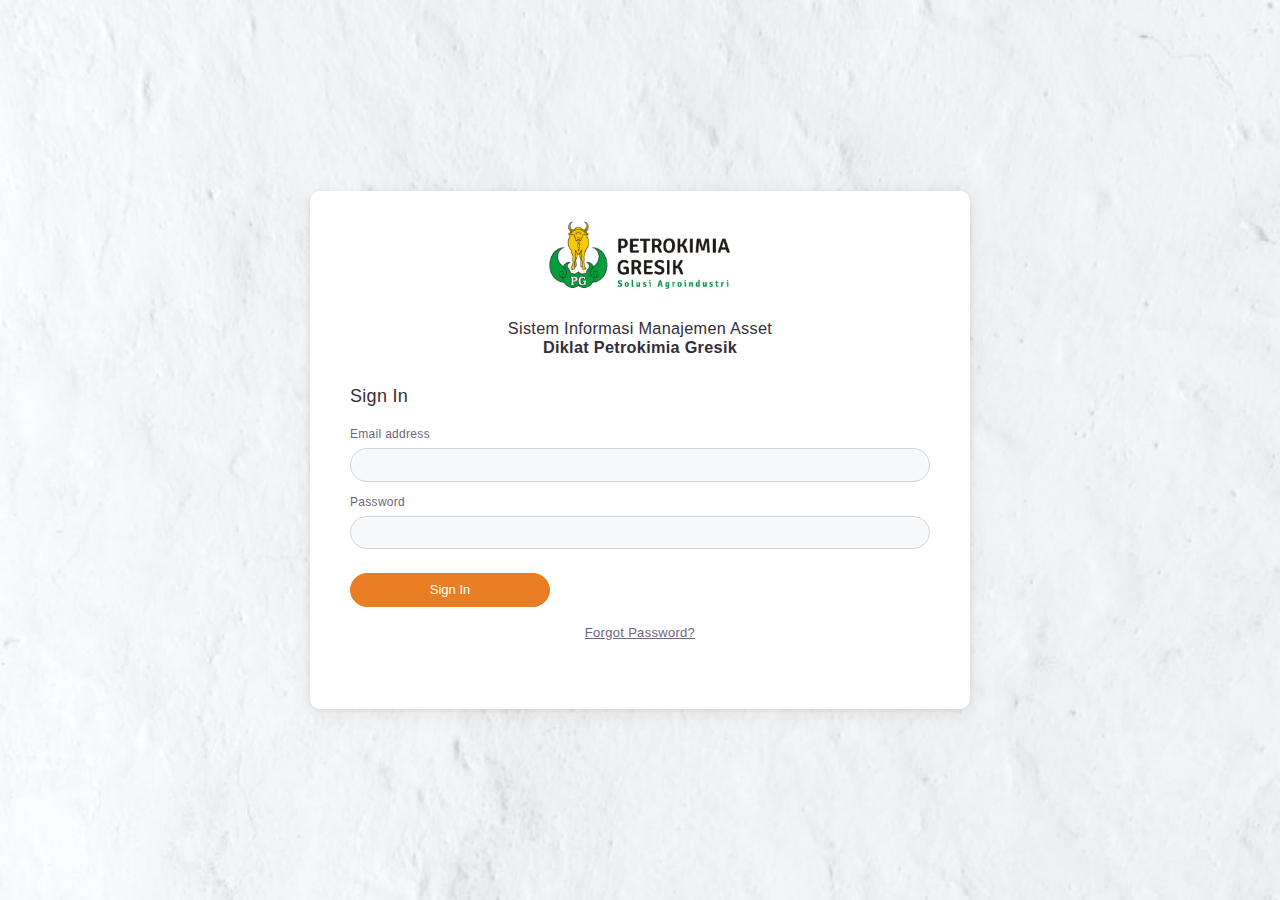
<file: signin.html>
<!DOCTYPE html>

<head>
    <meta charset="UTF-8" />
    <meta name="viewport" content="width=device-width,initial-scale=1" />
    <meta http-equiv="X-UA-Compatible" content="ie=edge" />
    <title>Sistem Informasi Manajemen Asset | Unit Pendidikan dan Pelatihan Petrokimia Gresik</title>
    <link href="https://fonts.googleapis.com/css2?family=Nunito+Sans:ital,wght@0,200;0,300;0,400;0,600;0,700;0,800;0,900;1,200;1,300;1,400;1,600;1,700;1,800;1,900&display=swap" rel="stylesheet">
    <link href="css/themes/lite-purple.min.css" rel="stylesheet">
</head>
<div class="auth-layout-wrap" style="background-image: url(images/bg3.jpg)">
    <div class="auth-content">
        <div class="card o-hidden">
            <div class="row">
                <div class="col-md-12">
                    <div class="p-4">
                        <div class="text-center mb-4"><img src="images/logoo.png" alt="" height="80px">
                        </div>
                        <h5 class="text-center">
                            Sistem Informasi Manajemen Asset <br> <strong>Diklat Petrokimia Gresik</strong>
                        </h5>
                        <br>
                        <h1 class="mb-3 mx-3 text-18">Sign In</h1>
                        <form class="mx-3">
                            <div class="form-group">
                                <label for="email">Email address</label>
                                <input class="form-control form-control-rounded" id="email" type="email">
                            </div>
                            <div class="form-group">
                                <label for="password">Password</label>
                                <input class="form-control form-control-rounded" id="password" type="password">
                            </div>
                            <button class="btn btn-rounded btn-primary btn-block mt-4 d-flex justify-content-center text-center" style="width: 200px;">Sign
                                In</button>
                        </form>
                        <div class="mt-3 text-center">
                            <a class="text-muted" href="forgot.html">
                                <u>Forgot Password?</u></a>
                        </div>

                        <br>
                        <br>
                    </div>
                </div>
            </div>
        </div>
    </div>
</div>
</file>
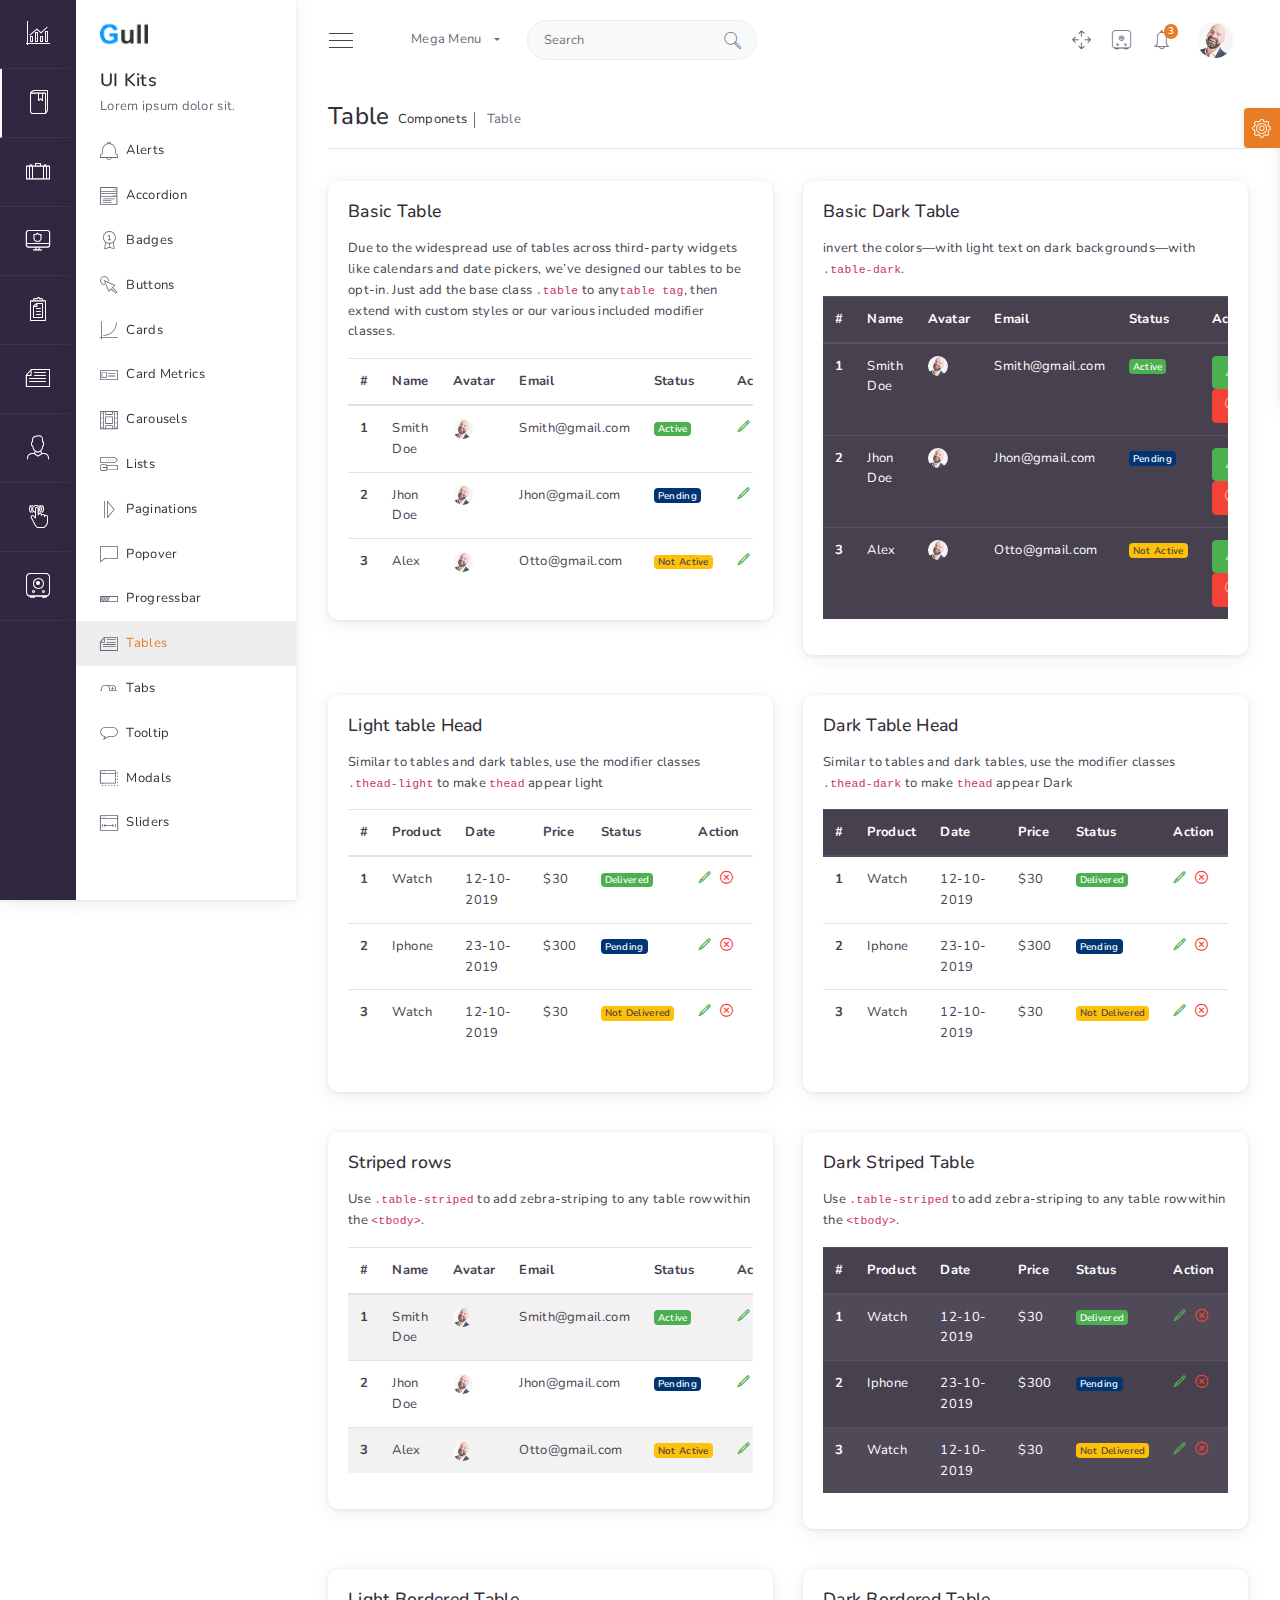
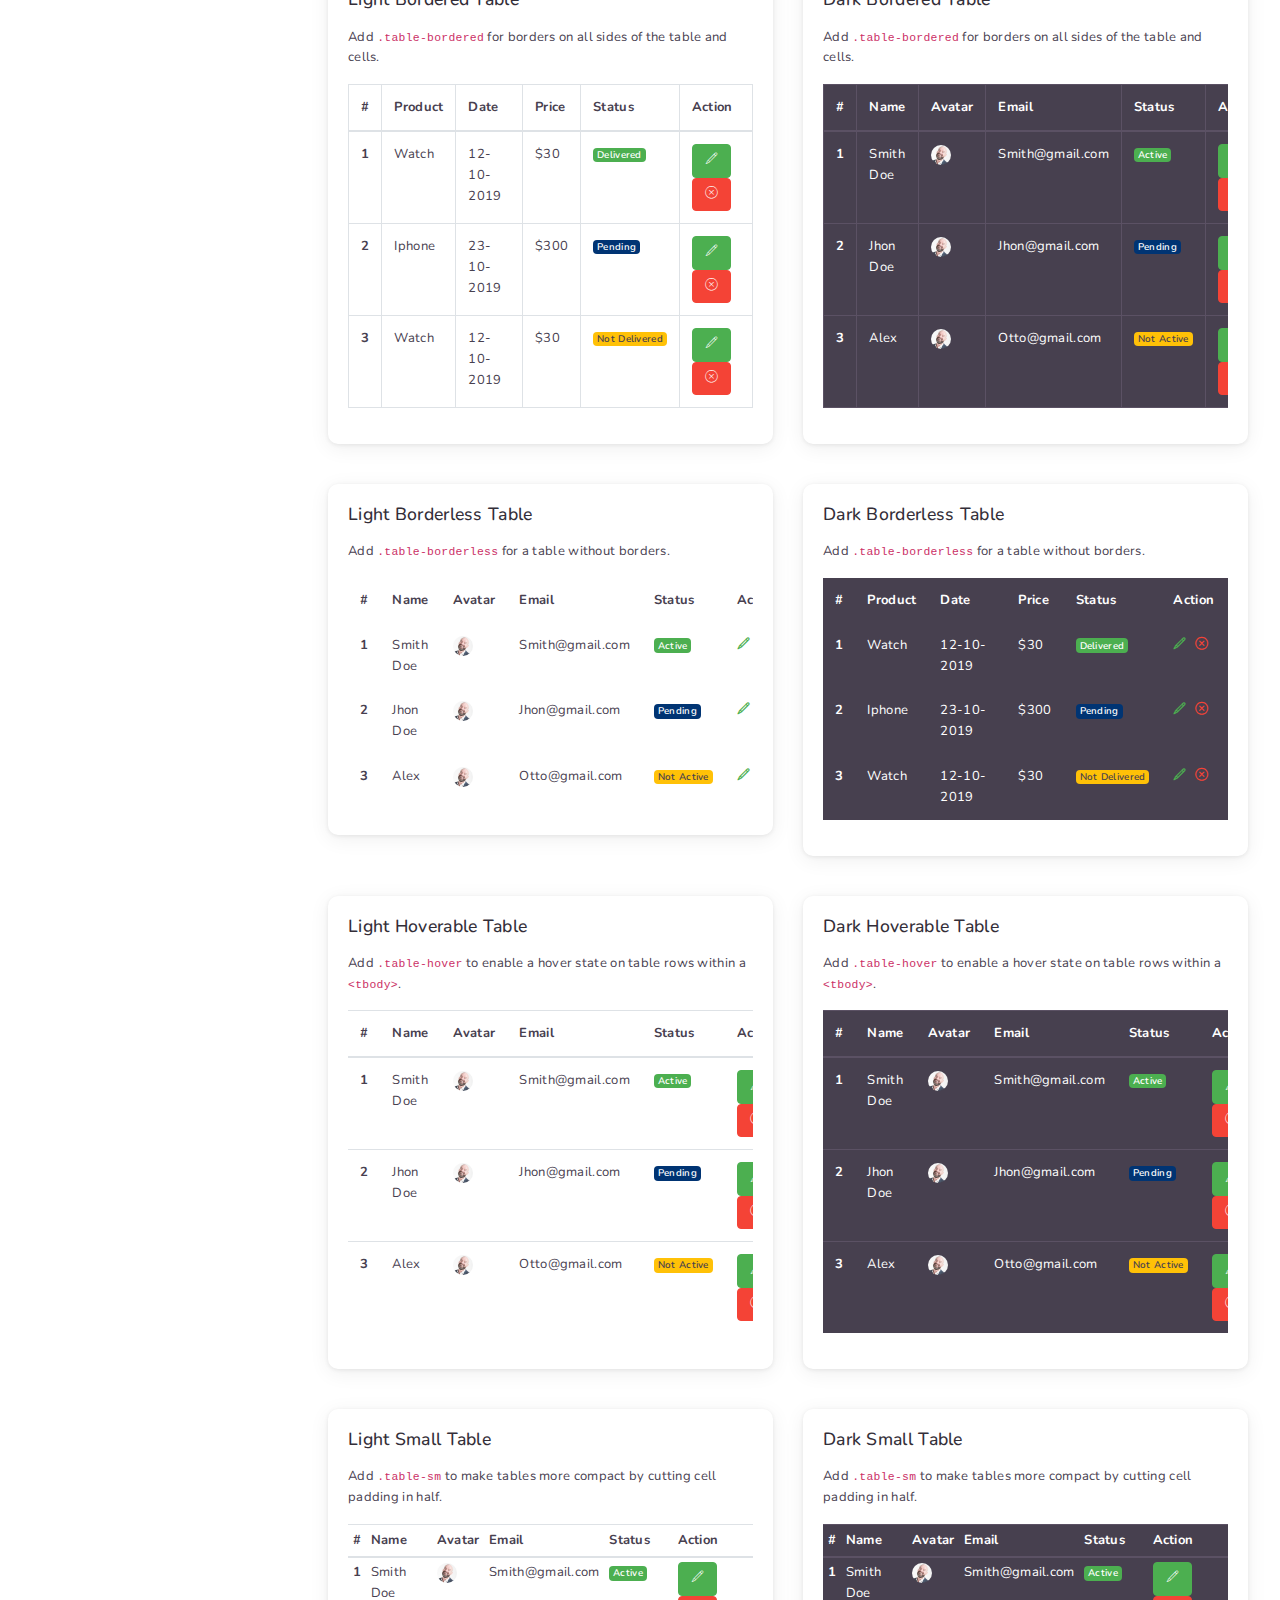
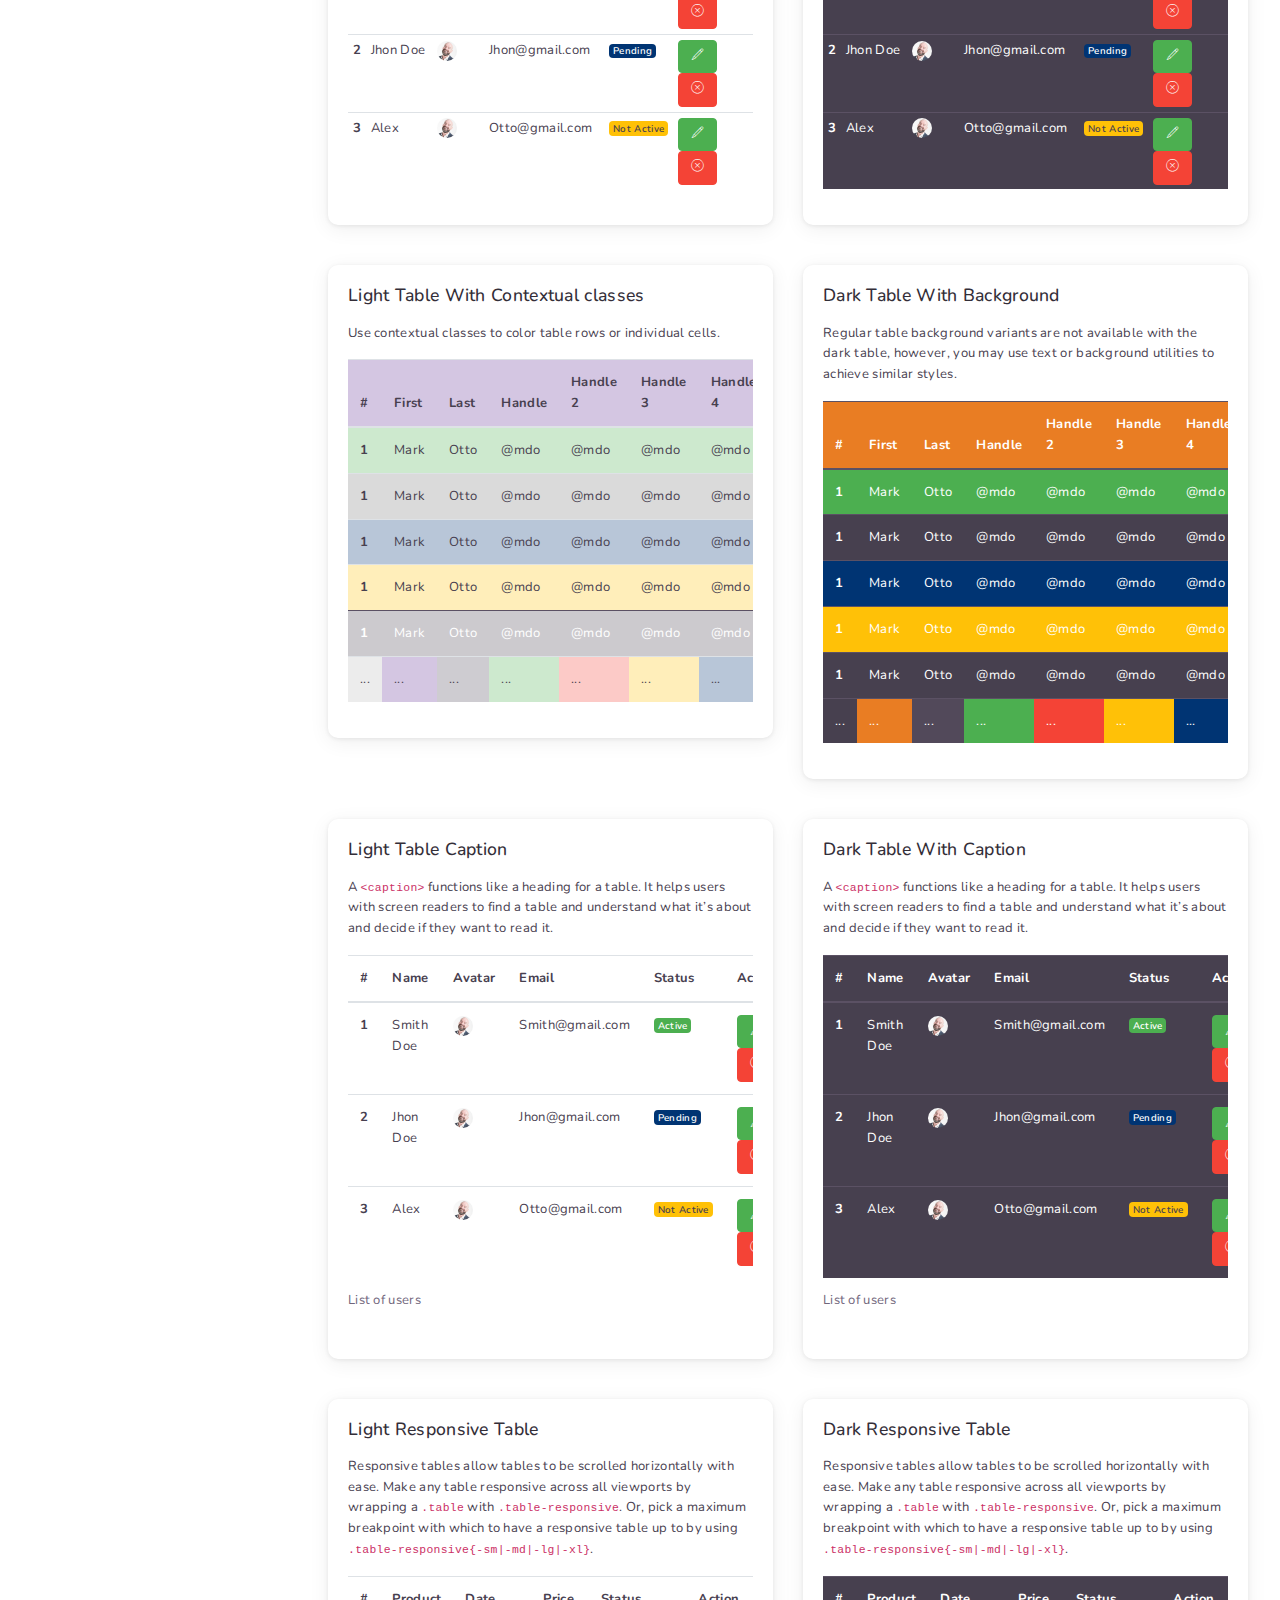
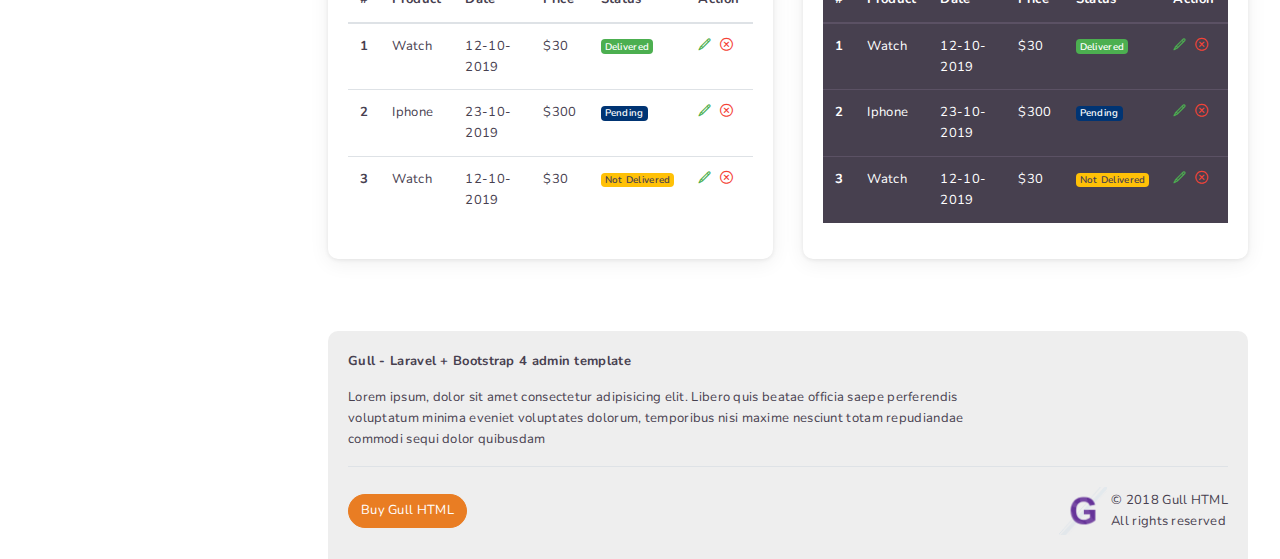
<file: tables.html>
<!DOCTYPE html>
<html lang="en" dir="">

<head>
    <meta charset="UTF-8" />
    <meta name="viewport" content="width=device-width,initial-scale=1" />
    <meta http-equiv="X-UA-Compatible" content="ie=edge" />
    <title>Tables | Gull Admin Template</title>
    <link href="https://fonts.googleapis.com/css?family=Nunito:300,400,400i,600,700,800,900" rel="stylesheet" />
    <link href="css/themes/lite-purple.min.css" rel="stylesheet" />
    <link href="css/plugins/perfect-scrollbar.min.css" rel="stylesheet" />
</head>

<body class="text-left">
    <div class="app-admin-wrap layout-sidebar-compact sidebar-dark-purple sidenav-open clearfix">
        <div class="side-content-wrap">
            <div class="sidebar-left open rtl-ps-none" data-perfect-scrollbar data-suppress-scroll-x="true">
                <ul class="navigation-left">
                    <li class="nav-item " data-item="dashboard">
                        <a class="nav-item-hold" href="#">
                            <i class="nav-icon i-Bar-Chart"></i>
                            <span class="nav-text">Dashboard</span>
                        </a>
                        <div class="triangle"></div>
                    </li>
                    <li class="nav-item active" data-item="uikits">
                        <a class="nav-item-hold" href="#">
                            <i class="nav-icon i-Library"></i>
                            <span class="nav-text">UI kits</span>
                        </a>
                        <div class="triangle"></div>
                    </li>
                    <li class="nav-item" data-item="extrakits">
                        <a class="nav-item-hold" href="#">
                            <i class="nav-icon i-Suitcase"></i>
                            <span class="nav-text">Extra kits</span>
                        </a>
                        <div class="triangle"></div>
                    </li>
                    <li class="nav-item" data-item="apps">
                        <a class="nav-item-hold" href="#">
                            <i class="nav-icon i-Computer-Secure"></i>
                            <span class="nav-text">Apps</span>
                        </a>
                        <div class="triangle"></div>
                    </li>
                    <li class="nav-item" data-item="forms">
                        <a class="nav-item-hold" href="#">
                            <i class="nav-icon i-File-Clipboard-File--Text"></i>
                            <span class="nav-text">Forms</span>
                        </a>
                        <div class="triangle"></div>
                    </li>
                    <li class="nav-item">
                        <a class="nav-item-hold" href="datatables.html">
                            <i class="nav-icon i-File-Horizontal-Text"></i>
                            <span class="nav-text">Datatables</span>
                        </a>
                        <div class="triangle"></div>
                    </li>
                    <li class="nav-item" data-item="sessions">
                        <a class="nav-item-hold" href="#">
                            <i class="nav-icon i-Administrator"></i>
                            <span class="nav-text">Sessions</span>
                        </a>
                        <div class="triangle"></div>
                    </li>
                    <li class="nav-item" data-item="others">
                        <a class="nav-item-hold" href="#">
                            <i class="nav-icon i-Double-Tap"></i>
                            <span class="nav-text">Others</span>
                        </a>
                        <div class="triangle"></div>
                    </li>
                    <li class="nav-item">
                        <a class="nav-item-hold" href="http://demos.ui-lib.com/gull-html-doc/" target="_blank">
                            <i class="nav-icon i-Safe-Box1"></i>
                            <span class="nav-text">Doc</span>
                        </a>
                        <div class="triangle"></div>
                    </li>
                </ul>
            </div>
            <div class="sidebar-left-secondary rtl-ps-none" data-perfect-scrollbar data-suppress-scroll-x="true">
                <i class="sidebar-close i-Close" (click)="toggelSidebar()"></i>
                <header>
                    <div class="logo">
                        <img src="images/logo-text.png" alt="">
                    </div>
                </header>
                <!-- Submenu Dashboards -->
                <div class="submenu-area" data-parent="dashboard">
                    <header>
                        <h6>Dashboards</h6>
                        <p>Lorem ipsum dolor sit.</p>
                    </header>
                    <ul class="childNav">
                        <li class="nav-item">
                            <a href="dashboard.html">
                                <i class="nav-icon i-Clock-3"></i>
                                <span class="item-name">Version 1</span>
                            </a>
                        </li>
                        <li class="nav-item">
                            <a href="dashboard2.html">
                                <i class="nav-icon i-Clock-4"></i>
                                <span class="item-name">Version 2</span>
                            </a>
                        </li>
                        <li class="nav-item">
                            <a href="dashboard3.html">
                                <i class="nav-icon i-Over-Time"></i>
                                <span class="item-name">Version 3</span>
                            </a>
                        </li>
                        <li class="nav-item">
                            <a href="dashboard4.html">
                                <i class="nav-icon i-Clock"></i>
                                <span class="item-name">Version 4</span>
                            </a>
                        </li>
                    </ul>
                </div>
                <div class="submenu-area" data-parent="forms">
                    <header>
                        <h6>Forms</h6>
                        <p>Lorem ipsum dolor sit.</p>
                    </header>
                    <ul class="childNav">
                        <li class="nav-item">
                            <a href="form.basic.html">
                                <i class="nav-icon i-File-Clipboard-Text--Image"></i>
                                <span class="item-name">Basic Elements</span>
                            </a>
                        </li>
                        <li class="nav-item">
                            <a href="form.layouts.html">
                                <i class="nav-icon i-Split-Vertical"></i>
                                <span class="item-name">Form Layouts</span>
                            </a>
                        </li>
                        <li class="nav-item">
                            <a href="form.input.group.html">
                                <i class="nav-icon i-Receipt-4"></i>
                                <span class="item-name">Input Groups</span>
                            </a>
                        </li>
                        <li class="nav-item">
                            <a href="form.validation.html">
                                <i class="nav-icon i-Close-Window"></i>
                                <span class="item-name">Form Validation</span>
                            </a>
                        </li>
                        <li class="nav-item">
                            <a href="smart.wizard.html">
                                <i class="nav-icon i-Width-Window"></i>
                                <span class="item-name">Smart Wizard</span>
                            </a>
                        </li>
                        <li class="nav-item">
                            <a href="tag.input.html">
                                <i class="nav-icon i-Tag-2"></i>
                                <span class="item-name">Tag Input</span>
                            </a>
                        </li>
                        <li class="nav-item">
                            <a href="editor.html">
                                <i class="nav-icon i-Pen-2"></i>
                                <span class="item-name">Rich Editor</span>
                            </a>
                        </li>
                    </ul>
                </div>
                <div class="submenu-area" data-parent="apps">
                    <header>
                        <h6>Apps</h6>
                        <p>Lorem ipsum dolor sit.</p>
                    </header>
                    <ul class="childNav">
                        <li class="nav-item">
                            <a href="invoice.html">
                                <i class="nav-icon i-Add-File"></i>
                                <span class="item-name">Invoice</span>
                            </a>
                        </li>
                        <li class="nav-item">
                            <a href="inbox.html">
                                <i class="nav-icon i-Email"></i>
                                <span class="item-name">Inbox</span>
                            </a>
                        </li>
                        <li class="nav-item">
                            <a href="chat.html">
                                <i class="nav-icon i-Speach-Bubble-3"></i>
                                <span class="item-name">Chat</span>
                            </a>
                        </li>
                    </ul>
                </div>
                <div class="submenu-area" data-parent="extrakits">
                    <header>
                        <h6>Extra Kits</h6>
                        <p>Lorem ipsum dolor sit.</p>
                    </header>
                    <ul class="childNav">
                        <li class="nav-item">
                            <a href="image.cropper.html">
                                <i class="nav-icon i-Crop-2"></i>
                                <span class="item-name">Image Cropper</span>
                            </a>
                        </li>
                        <li class="nav-item">
                            <a href="loaders.html">
                                <i class="nav-icon i-Loading-3"></i>
                                <span class="item-name">Loaders</span>
                            </a>
                        </li>
                        <li class="nav-item">
                            <a href="ladda.button.html">
                                <i class="nav-icon i-Loading-2"></i>
                                <span class="item-name">Ladda Buttons</span>
                            </a>
                        </li>
                        <li class="nav-item">
                            <a href="toastr.html">
                                <i class="nav-icon i-Bell"></i>
                                <span class="item-name">Toastr</span>
                            </a>
                        </li>
                        <li class="nav-item">
                            <a href="sweet.alerts.html">
                                <i class="nav-icon i-Approved-Window"></i>
                                <span class="item-name">Sweet Alerts</span>
                            </a>
                        </li>
                        <li class="nav-item">
                            <a href="tour.html">
                                <i class="nav-icon i-Plane"></i>
                                <span class="item-name">User Tour</span>
                            </a>
                        </li>
                        <li class="nav-item">
                            <a href="upload.html">
                                <i class="nav-icon i-Data-Upload"></i>
                                <span class="item-name">Upload</span>
                            </a>
                        </li>
                    </ul>
                </div>
                <div class="submenu-area" data-parent="uikits">
                    <header>
                        <h6>UI Kits</h6>
                        <p>Lorem ipsum dolor sit.</p>
                    </header>
                    <ul class="childNav">
                        <li class="nav-item">
                            <a href="alerts.html">
                                <i class="nav-icon i-Bell1"></i>
                                <span class="item-name">Alerts</span>
                            </a>
                        </li>
                        <li class="nav-item">
                            <a href="accordion.html">
                                <i class="nav-icon i-Split-Horizontal-2-Window"></i>
                                <span class="item-name">Accordion</span>
                            </a>
                        </li>
                        <li class="nav-item">
                            <a href="badges.html">
                                <i class="nav-icon i-Medal-2"></i>
                                <span class="item-name">Badges</span>
                            </a>
                        </li>
                        <li class="nav-item">
                            <a href="buttons.html">
                                <i class="nav-icon i-Cursor-Click"></i>
                                <span class="item-name">Buttons</span>
                            </a>
                        </li>
                        <li class="nav-item">
                            <a href="cards.html">
                                <i class="nav-icon i-Line-Chart-2"></i>
                                <span class="item-name">Cards</span>
                            </a>
                        </li>
                        <li class="nav-item">
                            <a href="card.metrics.html">
                                <i class="nav-icon i-ID-Card"></i>
                                <span class="item-name">Card Metrics</span>
                            </a>
                        </li>
                        <li class="nav-item">
                            <a href="carousel.html">
                                <i class="nav-icon i-Video-Photographer"></i>
                                <span class="item-name">Carousels</span>
                            </a>
                        </li>
                        <li class="nav-item">
                            <a href="lists.html">
                                <i class="nav-icon i-Belt-3"></i>
                                <span class="item-name">Lists</span>
                            </a>
                        </li>
                        <li class="nav-item">
                            <a href="pagination.html">
                                <i class="nav-icon i-Arrow-Next"></i>
                                <span class="item-name">Paginations</span>
                            </a>
                        </li>
                        <li class="nav-item">
                            <a href="popover.html">
                                <i class="nav-icon i-Speach-Bubble-2"></i>
                                <span class="item-name">Popover</span>
                            </a>
                        </li>
                        <li class="nav-item">
                            <a href="progressbar.html">
                                <i class="nav-icon i-Loading"></i>
                                <span class="item-name">Progressbar</span>
                            </a>
                        </li>
                        <li class="nav-item">
                            <a href="tables.html">
                                <i class="nav-icon i-File-Horizontal-Text"></i>
                                <span class="item-name">Tables</span>
                            </a>
                        </li>
                        <li class="nav-item">
                            <a href="tabs.html">
                                <i class="nav-icon i-New-Tab"></i>
                                <span class="item-name">Tabs</span>
                            </a>
                        </li>
                        <li class="nav-item">
                            <a href="tooltip.html">
                                <i class="nav-icon i-Speach-Bubble-8"></i>
                                <span class="item-name">Tooltip</span>
                            </a>
                        </li>
                        <li class="nav-item">
                            <a href="modals.html">
                                <i class="nav-icon i-Duplicate-Window"></i>
                                <span class="item-name">Modals</span>
                            </a>
                        </li>
                        <li class="nav-item">
                            <a href="nouislider.html">
                                <i class="nav-icon i-Width-Window"></i>
                                <span class="item-name">Sliders</span>
                            </a>
                        </li>
                    </ul>
                </div>
                <div class="submenu-area" data-parent="sessions">
                    <header>
                        <h6>Session Pages</h6>
                        <p>Lorem ipsum dolor sit.</p>
                    </header>
                    <ul class="childNav">
                        <li class="nav-item">
                            <a href="../sessions/signin.html">
                                <i class="nav-icon i-Checked-User"></i>
                                <span class="item-name">Sign in</span>
                            </a>
                        </li>
                        <li class="nav-item">
                            <a href="../sessions/signup.html">
                                <i class="nav-icon i-Add-User"></i>
                                <span class="item-name">Sign up</span>
                            </a>
                        </li>
                        <li class="nav-item">
                            <a href="../sessions/forgot.html">
                                <i class="nav-icon i-Find-User"></i>
                                <span class="item-name">Forgot</span>
                            </a>
                        </li>
                    </ul>
                </div>
                <div class="submenu-area" data-parent="others">
                    <header>
                        <h6>Others</h6>
                        <p>Lorem ipsum dolor sit.</p>
                    </header>
                    <ul class="childNav" data-parent="">
                        <li class="nav-item">
                            <a href="../sessions/not-found.html">
                                <i class="nav-icon i-Error-404-Window"></i>
                                <span class="item-name">Not Found</span>
                            </a>
                        </li>
                        <li class="nav-item">
                            <a href="user.profile.html">
                                <i class="nav-icon i-Male"></i>
                                <span class="item-name">User Profile</span>
                            </a>
                        </li>
                        <li class="nav-item">
                            <a href="blank.html">
                                <i class="nav-icon i-File-Horizontal"></i>
                                <span class="item-name">Blank Page</span>
                            </a>
                        </li>
                    </ul>
                </div>
            </div>
        </div>
        <!--=============== Left side End ================-->
        <div class="main-content-wrap d-flex flex-column">
            <div class="main-header">
                <div class="logo">
                    <img src="images/logo.png" alt="">
                </div>
                <div class="menu-toggle">
                    <div></div>
                    <div></div>
                    <div></div>
                </div>
                <div class="d-flex align-items-center">
                    <!-- Mega menu -->
                    <div class="dropdown mega-menu d-none d-md-block">
                        <a href="#" class="btn text-muted dropdown-toggle mr-3" id="dropdownMegaMenuButton" data-toggle="dropdown" aria-haspopup="true" aria-expanded="false">Mega Menu</a>
                        <div class="dropdown-menu text-left" aria-labelledby="dropdownMenuButton">
                            <div class="row m-0">
                                <div class="col-md-4 p-4 bg-img">
                                    <h2 class="title">Mega Menu <br> Sidebar</h2>
                                    <p>Lorem ipsum dolor sit amet consectetur, adipisicing elit. Asperiores natus laboriosam fugit, consequatur.
                                    </p>
                                    <p class="mb-4">Lorem ipsum dolor sit amet consectetur, adipisicing elit. Exercitationem odio amet eos dolore suscipit placeat.</p>
                                    <button class="btn btn-lg btn-rounded btn-outline-warning">Learn More</button>
                                </div>
                                <div class="col-md-4 p-4">
                                    <p class="text-primary text--cap border-bottom-primary d-inline-block">Features</p>
                                    <div class="menu-icon-grid w-auto p-0">
                                        <a href="#"><i class="i-Shop-4"></i> Home</a>
                                        <a href="#"><i class="i-Library"></i> UI Kits</a>
                                        <a href="#"><i class="i-Drop"></i> Apps</a>
                                        <a href="#"><i class="i-File-Clipboard-File--Text"></i> Forms</a>
                                        <a href="#"><i class="i-Checked-User"></i> Sessions</a>
                                        <a href="#"><i class="i-Ambulance"></i> Support</a>
                                    </div>
                                </div>
                                <div class="col-md-4 p-4">
                                    <p class="text-primary text--cap border-bottom-primary d-inline-block">Components
                                    </p>
                                    <ul class="links">
                                        <li><a href="accordion.html">Accordion</a></li>
                                        <li><a href="alerts.html">Alerts</a></li>
                                        <li><a href="buttons.html">Buttons</a></li>
                                        <li><a href="badges.html">Badges</a></li>
                                        <li><a href="carousel.html">Carousels</a></li>
                                        <li><a href="lists.html">Lists</a></li>
                                        <li><a href="popover.html">Popover</a></li>
                                        <li><a href="tables.html">Tables</a></li>
                                        <li><a href="datatables.html">Datatables</a></li>
                                        <li><a href="modals.html">Modals</a></li>
                                        <li><a href="nouislider.html">Sliders</a></li>
                                        <li><a href="tabs.html">Tabs</a></li>
                                    </ul>
                                </div>
                            </div>
                        </div>
                    </div>
                    <!-- / Mega menu -->
                    <div class="search-bar">
                        <input type="text" placeholder="Search">
                        <i class="search-icon text-muted i-Magnifi-Glass1"></i>
                    </div>
                </div>
                <div style="margin: auto"></div>
                <div class="header-part-right">
                    <!-- Full screen toggle -->
                    <i class="i-Full-Screen header-icon d-none d-sm-inline-block" data-fullscreen></i>
                    <!-- Grid menu Dropdown -->
                    <div class="dropdown">
                        <i class="i-Safe-Box text-muted header-icon" role="button" id="dropdownMenuButton" data-toggle="dropdown" aria-haspopup="true" aria-expanded="false"></i>
                        <div class="dropdown-menu" aria-labelledby="dropdownMenuButton">
                            <div class="menu-icon-grid">
                                <a href="#"><i class="i-Shop-4"></i> Home</a>
                                <a href="#"><i class="i-Library"></i> UI Kits</a>
                                <a href="#"><i class="i-Drop"></i> Apps</a>
                                <a href="#"><i class="i-File-Clipboard-File--Text"></i> Forms</a>
                                <a href="#"><i class="i-Checked-User"></i> Sessions</a>
                                <a href="#"><i class="i-Ambulance"></i> Support</a>
                            </div>
                        </div>
                    </div>
                    <!-- Notificaiton -->
                    <div class="dropdown">
                        <div class="badge-top-container" role="button" id="dropdownNotification" data-toggle="dropdown" aria-haspopup="true" aria-expanded="false">
                            <span class="badge badge-primary">3</span>
                            <i class="i-Bell text-muted header-icon"></i>
                        </div>
                        <!-- Notification dropdown -->
                        <div class="dropdown-menu dropdown-menu-right notification-dropdown rtl-ps-none" aria-labelledby="dropdownNotification" data-perfect-scrollbar data-suppress-scroll-x="true">
                            <div class="dropdown-item d-flex">
                                <div class="notification-icon">
                                    <i class="i-Speach-Bubble-6 text-primary mr-1"></i>
                                </div>
                                <div class="notification-details flex-grow-1">
                                    <p class="m-0 d-flex align-items-center">
                                        <span>New message</span>
                                        <span class="badge badge-pill badge-primary ml-1 mr-1">new</span>
                                        <span class="flex-grow-1"></span>
                                        <span class="text-small text-muted ml-auto">10 sec ago</span>
                                    </p>
                                    <p class="text-small text-muted m-0">James: Hey! are you busy?</p>
                                </div>
                            </div>
                            <div class="dropdown-item d-flex">
                                <div class="notification-icon">
                                    <i class="i-Receipt-3 text-success mr-1"></i>
                                </div>
                                <div class="notification-details flex-grow-1">
                                    <p class="m-0 d-flex align-items-center">
                                        <span>New order received</span>
                                        <span class="badge badge-pill badge-success ml-1 mr-1">new</span>
                                        <span class="flex-grow-1"></span>
                                        <span class="text-small text-muted ml-auto">2 hours ago</span>
                                    </p>
                                    <p class="text-small text-muted m-0">1 Headphone, 3 iPhone x</p>
                                </div>
                            </div>
                            <div class="dropdown-item d-flex">
                                <div class="notification-icon">
                                    <i class="i-Empty-Box text-danger mr-1"></i>
                                </div>
                                <div class="notification-details flex-grow-1">
                                    <p class="m-0 d-flex align-items-center">
                                        <span>Product out of stock</span>
                                        <span class="badge badge-pill badge-danger ml-1 mr-1">3</span>
                                        <span class="flex-grow-1"></span>
                                        <span class="text-small text-muted ml-auto">10 hours ago</span>
                                    </p>
                                    <p class="text-small text-muted m-0">Headphone E67, R98, XL90, Q77</p>
                                </div>
                            </div>
                            <div class="dropdown-item d-flex">
                                <div class="notification-icon">
                                    <i class="i-Data-Power text-success mr-1"></i>
                                </div>
                                <div class="notification-details flex-grow-1">
                                    <p class="m-0 d-flex align-items-center">
                                        <span>Server Up!</span>
                                        <span class="badge badge-pill badge-success ml-1 mr-1">3</span>
                                        <span class="flex-grow-1"></span>
                                        <span class="text-small text-muted ml-auto">14 hours ago</span>
                                    </p>
                                    <p class="text-small text-muted m-0">Server rebooted successfully</p>
                                </div>
                            </div>
                        </div>
                    </div>
                    <!-- Notificaiton End -->
                    <!-- User avatar dropdown -->
                    <div class="dropdown">
                        <div class="user col align-self-end">
                            <img src="images/faces/1.jpg" id="userDropdown" alt="" data-toggle="dropdown" aria-haspopup="true" aria-expanded="false">
                            <div class="dropdown-menu dropdown-menu-right" aria-labelledby="userDropdown">
                                <div class="dropdown-header">
                                    <i class="i-Lock-User mr-1"></i> Timothy Carlson
                                </div>
                                <a class="dropdown-item">Account settings</a>
                                <a class="dropdown-item">Billing history</a>
                                <a class="dropdown-item" href="signin.html">Sign out</a>
                            </div>
                        </div>
                    </div>
                </div>
            </div>
            <!-- ============ Body content start ============= -->
            <div class="main-content">
                <div class="breadcrumb">
                    <h1>Table</h1>
                    <ul>
                        <li><a href="">Componets</a></li>
                        <li>Table</li>
                    </ul>
                </div>
                <div class="separator-breadcrumb border-top"></div>
                <div class="row mb-4">
                    <div class="col-md-6 mb-3">
                        <div class="card text-left">
                            <div class="card-body">
                                <h4 class="card-title mb-3">Basic Table</h4>
                                <p>Due to the widespread use of tables across third-party widgets like calendars and date pickers, we&rsquo;ve designed our tables to be opt-in. Just add the base class
                                    <code>.table</code> to any<code>table tag</code>, then extend with custom styles or our various included modifier classes.</p>
                                <div class="table-responsive">
                                    <table class="table">
                                        <thead>
                                            <tr>
                                                <th scope="col">#</th>
                                                <th scope="col">Name</th>
                                                <th scope="col">Avatar</th>
                                                <th scope="col">Email</th>
                                                <th scope="col">Status</th>
                                                <th scope="col">Action</th>
                                            </tr>
                                        </thead>
                                        <tbody>
                                            <tr>
                                                <th scope="row">1</th>
                                                <td>Smith Doe</td>
                                                <td><img class="rounded-circle m-0 avatar-sm-table" src="images/faces/1.jpg" alt="" /></td>
                                                <td>Smith@gmail.com</td>
                                                <td><span class="badge badge-success">Active</span></td>
                                                <td><a class="text-success mr-2" href="#"><i
                                                            class="nav-icon i-Pen-2 font-weight-bold"></i></a><a class="text-danger mr-2" href="#"><i
                                                            class="nav-icon i-Close-Window font-weight-bold"></i></a>
                                                </td>
                                            </tr>
                                            <tr>
                                                <th scope="row">2</th>
                                                <td>Jhon Doe</td>
                                                <td><img class="rounded-circle m-0 avatar-sm-table" src="images/faces/1.jpg" alt="" /></td>
                                                <td>Jhon@gmail.com</td>
                                                <td><span class="badge badge-info">Pending</span></td>
                                                <td><a class="text-success mr-2" href="#"><i
                                                            class="nav-icon i-Pen-2 font-weight-bold"></i></a><a class="text-danger mr-2" href="#"><i
                                                            class="nav-icon i-Close-Window font-weight-bold"></i></a>
                                                </td>
                                            </tr>
                                            <tr>
                                                <th scope="row">3</th>
                                                <td>Alex</td>
                                                <td><img class="rounded-circle m-0 avatar-sm-table" src="images/faces/1.jpg" alt="" /></td>
                                                <td>Otto@gmail.com</td>
                                                <td><span class="badge badge-warning">Not Active</span></td>
                                                <td><a class="text-success mr-2" href="#"><i
                                                            class="nav-icon i-Pen-2 font-weight-bold"></i></a><a class="text-danger mr-2" href="#"><i
                                                            class="nav-icon i-Close-Window font-weight-bold"></i></a>
                                                </td>
                                            </tr>
                                        </tbody>
                                    </table>
                                </div>
                            </div>
                        </div>
                    </div>
                    <!-- end of col-->
                    <div class="col-md-6 mb-3">
                        <div class="card text-left">
                            <div class="card-body">
                                <h4 class="card-title mb-3">Basic Dark Table</h4>
                                <p>invert the colors&mdash;with light text on dark backgrounds&mdash;with
                                    <code>.table-dark</code>.</p>
                                <div class="table-responsive">
                                    <table class="table table-dark">
                                        <thead>
                                            <tr>
                                                <th scope="col">#</th>
                                                <th scope="col">Name</th>
                                                <th scope="col">Avatar</th>
                                                <th scope="col">Email</th>
                                                <th scope="col">Status</th>
                                                <th scope="col">Action</th>
                                            </tr>
                                        </thead>
                                        <tbody>
                                            <tr>
                                                <th scope="row">1</th>
                                                <td>Smith Doe</td>
                                                <td><img class="rounded-circle m-0 avatar-sm-table" src="images/faces/1.jpg" alt="" /></td>
                                                <td>Smith@gmail.com</td>
                                                <td><span class="badge badge-success">Active</span></td>
                                                <td>
                                                    <button class="btn btn-success" type="button"><i
                                                            class="nav-icon i-Pen-2"></i></button>
                                                    <button class="btn btn-danger" type="button"><i
                                                            class="nav-icon i-Close-Window"></i></button>
                                                </td>
                                            </tr>
                                            <tr>
                                                <th scope="row">2</th>
                                                <td>Jhon Doe</td>
                                                <td><img class="rounded-circle m-0 avatar-sm-table" src="images/faces/1.jpg" alt="" /></td>
                                                <td>Jhon@gmail.com</td>
                                                <td><span class="badge badge-info">Pending</span></td>
                                                <td>
                                                    <button class="btn btn-success" type="button"><i
                                                            class="nav-icon i-Pen-2"></i></button>
                                                    <button class="btn btn-danger" type="button"><i
                                                            class="nav-icon i-Close-Window"></i></button>
                                                </td>
                                            </tr>
                                            <tr>
                                                <th scope="row">3</th>
                                                <td>Alex</td>
                                                <td><img class="rounded-circle m-0 avatar-sm-table" src="images/faces/1.jpg" alt="" /></td>
                                                <td>Otto@gmail.com</td>
                                                <td><span class="badge badge-warning">Not Active</span></td>
                                                <td>
                                                    <button class="btn btn-success" type="button"><i
                                                            class="nav-icon i-Pen-2"></i></button>
                                                    <button class="btn btn-danger" type="button"><i
                                                            class="nav-icon i-Close-Window"></i></button>
                                                </td>
                                            </tr>
                                        </tbody>
                                    </table>
                                </div>
                            </div>
                        </div>
                    </div>
                    <!-- end of col-->
                </div>
                <!-- end of row-->
                <div class="row mb-4">
                    <div class="col-md-6 mb-3">
                        <div class="card text-left">
                            <div class="card-body">
                                <h4 class="card-title mb-3">Light table Head</h4>
                                <p>Similar to tables and dark tables, use the modifier classes <code>.thead-light</code> to make <code>thead</code> appear light</p>
                                <div class="table-responsive">
                                    <table class="table">
                                        <thead>
                                            <tr>
                                                <th scope="col">#</th>
                                                <th scope="col">Product</th>
                                                <th scope="col">Date</th>
                                                <th scope="col">Price</th>
                                                <th scope="col">Status</th>
                                                <th scope="col">Action</th>
                                            </tr>
                                        </thead>
                                        <tbody>
                                            <tr>
                                                <th scope="row">1</th>
                                                <td>Watch</td>
                                                <td>12-10-2019</td>
                                                <td>$30</td>
                                                <td><span class="badge badge-success">Delivered</span></td>
                                                <td><a class="text-success mr-2" href="#"><i
                                                            class="nav-icon i-Pen-2 font-weight-bold"></i></a><a class="text-danger mr-2" href="#"><i
                                                            class="nav-icon i-Close-Window font-weight-bold"></i></a>
                                                </td>
                                            </tr>
                                            <tr>
                                                <th scope="row">2</th>
                                                <td>Iphone</td>
                                                <td>23-10-2019</td>
                                                <td>$300</td>
                                                <td><span class="badge badge-info">Pending</span></td>
                                                <td><a class="text-success mr-2" href="#"><i
                                                            class="nav-icon i-Pen-2 font-weight-bold"></i></a><a class="text-danger mr-2" href="#"><i
                                                            class="nav-icon i-Close-Window font-weight-bold"></i></a>
                                                </td>
                                            </tr>
                                            <tr>
                                                <th scope="row">3</th>
                                                <td>Watch</td>
                                                <td>12-10-2019</td>
                                                <td>$30</td>
                                                <td><span class="badge badge-warning">Not Delivered</span></td>
                                                <td><a class="text-success mr-2" href="#"><i
                                                            class="nav-icon i-Pen-2 font-weight-bold"></i></a><a class="text-danger mr-2" href="#"><i
                                                            class="nav-icon i-Close-Window font-weight-bold"></i></a>
                                                </td>
                                            </tr>
                                        </tbody>
                                    </table>
                                </div>
                            </div>
                        </div>
                    </div>
                    <!-- end of col-->
                    <div class="col-md-6 mb-3">
                        <div class="card text-left">
                            <div class="card-body">
                                <h4 class="card-title mb-3"> Dark Table Head</h4>
                                <p>Similar to tables and dark tables, use the modifier classes <code>.thead-dark</code> to make <code>thead</code> appear Dark</p>
                                <div class="table-responsive">
                                    <table class="table">
                                        <thead class="thead-dark">
                                            <tr>
                                                <th scope="col">#</th>
                                                <th scope="col">Product</th>
                                                <th scope="col">Date</th>
                                                <th scope="col">Price</th>
                                                <th scope="col">Status</th>
                                                <th scope="col">Action</th>
                                            </tr>
                                        </thead>
                                        <tbody>
                                            <tr>
                                                <th scope="row">1</th>
                                                <td>Watch</td>
                                                <td>12-10-2019</td>
                                                <td>$30</td>
                                                <td><span class="badge badge-success">Delivered</span></td>
                                                <td><a class="text-success mr-2" href="#"><i
                                                            class="nav-icon i-Pen-2 font-weight-bold"></i></a><a class="text-danger mr-2" href="#"><i
                                                            class="nav-icon i-Close-Window font-weight-bold"></i></a>
                                                </td>
                                            </tr>
                                            <tr>
                                                <th scope="row">2</th>
                                                <td>Iphone</td>
                                                <td>23-10-2019</td>
                                                <td>$300</td>
                                                <td><span class="badge badge-info">Pending</span></td>
                                                <td><a class="text-success mr-2" href="#"><i
                                                            class="nav-icon i-Pen-2 font-weight-bold"></i></a><a class="text-danger mr-2" href="#"><i
                                                            class="nav-icon i-Close-Window font-weight-bold"></i></a>
                                                </td>
                                            </tr>
                                            <tr>
                                                <th scope="row">3</th>
                                                <td>Watch</td>
                                                <td>12-10-2019</td>
                                                <td>$30</td>
                                                <td><span class="badge badge-warning">Not Delivered</span></td>
                                                <td><a class="text-success mr-2" href="#"><i
                                                            class="nav-icon i-Pen-2 font-weight-bold"></i></a><a class="text-danger mr-2" href="#"><i
                                                            class="nav-icon i-Close-Window font-weight-bold"></i></a>
                                                </td>
                                            </tr>
                                        </tbody>
                                    </table>
                                </div>
                            </div>
                        </div>
                    </div>
                    <!-- end of col-->
                </div>
                <!-- end of row-->
                <div class="row mb-4">
                    <div class="col-md-6 mb-3">
                        <div class="card text-left">
                            <div class="card-body">
                                <h4 class="card-title mb-3">Striped rows</h4>
                                <p>Use <code>.table-striped</code> to add zebra-striping to any table rowwithin the
                                    <code>&lt;tbody&gt;</code>.</p>
                                <div class="table-responsive">
                                    <table class="table table-striped">
                                        <thead>
                                            <tr>
                                                <th scope="col">#</th>
                                                <th scope="col">Name</th>
                                                <th scope="col">Avatar</th>
                                                <th scope="col">Email</th>
                                                <th scope="col">Status</th>
                                                <th scope="col">Action</th>
                                            </tr>
                                        </thead>
                                        <tbody>
                                            <tr>
                                                <th scope="row">1</th>
                                                <td>Smith Doe</td>
                                                <td><img class="rounded-circle m-0 avatar-sm-table" src="images/faces/1.jpg" alt="" /></td>
                                                <td>Smith@gmail.com</td>
                                                <td><span class="badge badge-success">Active</span></td>
                                                <td><a class="text-success mr-2" href="#"><i
                                                            class="nav-icon i-Pen-2 font-weight-bold"></i></a><a class="text-danger mr-2" href="#"><i
                                                            class="nav-icon i-Close-Window font-weight-bold"></i></a>
                                                </td>
                                            </tr>
                                            <tr>
                                                <th scope="row">2</th>
                                                <td>Jhon Doe</td>
                                                <td><img class="rounded-circle m-0 avatar-sm-table" src="images/faces/1.jpg" alt="" /></td>
                                                <td>Jhon@gmail.com</td>
                                                <td><span class="badge badge-info">Pending</span></td>
                                                <td><a class="text-success mr-2" href="#"><i
                                                            class="nav-icon i-Pen-2 font-weight-bold"></i></a><a class="text-danger mr-2" href="#"><i
                                                            class="nav-icon i-Close-Window font-weight-bold"></i></a>
                                                </td>
                                            </tr>
                                            <tr>
                                                <th scope="row">3</th>
                                                <td>Alex</td>
                                                <td><img class="rounded-circle m-0 avatar-sm-table" src="images/faces/1.jpg" alt="" /></td>
                                                <td>Otto@gmail.com</td>
                                                <td><span class="badge badge-warning">Not Active</span></td>
                                                <td><a class="text-success mr-2" href="#"><i
                                                            class="nav-icon i-Pen-2 font-weight-bold"></i></a><a class="text-danger mr-2" href="#"><i
                                                            class="nav-icon i-Close-Window font-weight-bold"></i></a>
                                                </td>
                                            </tr>
                                        </tbody>
                                    </table>
                                </div>
                            </div>
                        </div>
                    </div>
                    <!-- end of col-->
                    <div class="col-md-6 mb-3">
                        <div class="card text-left">
                            <div class="card-body">
                                <h4 class="card-title mb-3"> Dark Striped Table </h4>
                                <p>Use <code>.table-striped</code> to add zebra-striping to any table rowwithin the
                                    <code>&lt;tbody&gt;</code>.</p>
                                <div class="table-responsive">
                                    <table class="table table-striped table-dark">
                                        <thead>
                                            <tr>
                                                <th scope="col">#</th>
                                                <th scope="col">Product</th>
                                                <th scope="col">Date</th>
                                                <th scope="col">Price</th>
                                                <th scope="col">Status</th>
                                                <th scope="col">Action</th>
                                            </tr>
                                        </thead>
                                        <tbody>
                                            <tr>
                                                <th scope="row">1</th>
                                                <td>Watch</td>
                                                <td>12-10-2019</td>
                                                <td>$30</td>
                                                <td><span class="badge badge-success">Delivered</span></td>
                                                <td><a class="text-success mr-2" href="#"><i
                                                            class="nav-icon i-Pen-2 font-weight-bold"></i></a><a class="text-danger mr-2" href="#"><i
                                                            class="nav-icon i-Close-Window font-weight-bold"></i></a>
                                                </td>
                                            </tr>
                                            <tr>
                                                <th scope="row">2</th>
                                                <td>Iphone</td>
                                                <td>23-10-2019</td>
                                                <td>$300</td>
                                                <td><span class="badge badge-info">Pending</span></td>
                                                <td><a class="text-success mr-2" href="#"><i
                                                            class="nav-icon i-Pen-2 font-weight-bold"></i></a><a class="text-danger mr-2" href="#"><i
                                                            class="nav-icon i-Close-Window font-weight-bold"></i></a>
                                                </td>
                                            </tr>
                                            <tr>
                                                <th scope="row">3</th>
                                                <td>Watch</td>
                                                <td>12-10-2019</td>
                                                <td>$30</td>
                                                <td><span class="badge badge-warning">Not Delivered</span></td>
                                                <td><a class="text-success mr-2" href="#"><i
                                                            class="nav-icon i-Pen-2 font-weight-bold"></i></a><a class="text-danger mr-2" href="#"><i
                                                            class="nav-icon i-Close-Window font-weight-bold"></i></a>
                                                </td>
                                            </tr>
                                        </tbody>
                                    </table>
                                </div>
                            </div>
                        </div>
                    </div>
                    <!-- end of col-->
                </div>
                <!-- end of row-->
                <div class="row mb-4">
                    <div class="col-md-6 mb-3">
                        <div class="card text-left">
                            <div class="card-body">
                                <h4 class="card-title mb-3">Light Bordered Table</h4>
                                <p>Add <code>.table-bordered</code> for borders on all sides of the table and cells.</p>
                                <div class="table-responsive">
                                    <table class="table table-bordered">
                                        <thead>
                                            <tr>
                                                <th scope="col">#</th>
                                                <th scope="col">Product</th>
                                                <th scope="col">Date</th>
                                                <th scope="col">Price</th>
                                                <th scope="col">Status</th>
                                                <th scope="col">Action</th>
                                            </tr>
                                        </thead>
                                        <tbody>
                                            <tr>
                                                <th scope="row">1</th>
                                                <td>Watch</td>
                                                <td>12-10-2019</td>
                                                <td>$30</td>
                                                <td><span class="badge badge-success">Delivered</span></td>
                                                <td>
                                                    <button class="btn btn-success" type="button"><i
                                                            class="nav-icon i-Pen-2"></i></button>
                                                    <button class="btn btn-danger" type="button"><i
                                                            class="nav-icon i-Close-Window"></i></button>
                                                </td>
                                            </tr>
                                            <tr>
                                                <th scope="row">2</th>
                                                <td>Iphone</td>
                                                <td>23-10-2019</td>
                                                <td>$300</td>
                                                <td><span class="badge badge-info">Pending</span></td>
                                                <td>
                                                    <button class="btn btn-success" type="button"><i
                                                            class="nav-icon i-Pen-2"></i></button>
                                                    <button class="btn btn-danger" type="button"><i
                                                            class="nav-icon i-Close-Window"></i></button>
                                                </td>
                                            </tr>
                                            <tr>
                                                <th scope="row">3</th>
                                                <td>Watch</td>
                                                <td>12-10-2019</td>
                                                <td>$30</td>
                                                <td><span class="badge badge-warning">Not Delivered</span></td>
                                                <td>
                                                    <button class="btn btn-success" type="button"><i
                                                            class="nav-icon i-Pen-2"></i></button>
                                                    <button class="btn btn-danger" type="button"><i
                                                            class="nav-icon i-Close-Window"></i></button>
                                                </td>
                                            </tr>
                                        </tbody>
                                    </table>
                                </div>
                            </div>
                        </div>
                    </div>
                    <!-- end of col-->
                    <div class="col-md-6 mb-3">
                        <div class="card text-left">
                            <div class="card-body">
                                <h4 class="card-title mb-3"> Dark Bordered Table </h4>
                                <p>Add <code>.table-bordered</code> for borders on all sides of the table and cells.</p>
                                <div class="table-responsive">
                                    <table class="table table-bordered table-dark">
                                        <thead>
                                            <tr>
                                                <th scope="col">#</th>
                                                <th scope="col">Name</th>
                                                <th scope="col">Avatar</th>
                                                <th scope="col">Email</th>
                                                <th scope="col">Status</th>
                                                <th scope="col">Action</th>
                                            </tr>
                                        </thead>
                                        <tbody>
                                            <tr>
                                                <th scope="row">1</th>
                                                <td>Smith Doe</td>
                                                <td><img class="rounded-circle m-0 avatar-sm-table" src="images/faces/1.jpg" alt="" /></td>
                                                <td>Smith@gmail.com</td>
                                                <td><span class="badge badge-success">Active</span></td>
                                                <td>
                                                    <button class="btn btn-success" type="button"><i
                                                            class="nav-icon i-Pen-2"></i></button>
                                                    <button class="btn btn-danger" type="button"><i
                                                            class="nav-icon i-Close-Window"></i></button>
                                                </td>
                                            </tr>
                                            <tr>
                                                <th scope="row">2</th>
                                                <td>Jhon Doe</td>
                                                <td><img class="rounded-circle m-0 avatar-sm-table" src="images/faces/1.jpg" alt="" /></td>
                                                <td>Jhon@gmail.com</td>
                                                <td><span class="badge badge-info">Pending</span></td>
                                                <td>
                                                    <button class="btn btn-success" type="button"><i
                                                            class="nav-icon i-Pen-2"></i></button>
                                                    <button class="btn btn-danger" type="button"><i
                                                            class="nav-icon i-Close-Window"></i></button>
                                                </td>
                                            </tr>
                                            <tr>
                                                <th scope="row">3</th>
                                                <td>Alex</td>
                                                <td><img class="rounded-circle m-0 avatar-sm-table" src="images/faces/1.jpg" alt="" /></td>
                                                <td>Otto@gmail.com</td>
                                                <td><span class="badge badge-warning">Not Active</span></td>
                                                <td>
                                                    <button class="btn btn-success" type="button"><i
                                                            class="nav-icon i-Pen-2"></i></button>
                                                    <button class="btn btn-danger" type="button"><i
                                                            class="nav-icon i-Close-Window"></i></button>
                                                </td>
                                            </tr>
                                        </tbody>
                                    </table>
                                </div>
                            </div>
                        </div>
                    </div>
                    <!-- end of col-->
                </div>
                <!-- end of row-->
                <div class="row mb-4">
                    <div class="col-md-6 mb-3">
                        <div class="card text-left">
                            <div class="card-body">
                                <h4 class="card-title mb-3">Light Borderless Table</h4>
                                <p>Add <code>.table-borderless</code> for a table without borders.</p>
                                <div class="table-responsive">
                                    <table class="table table-borderless">
                                        <thead>
                                            <tr>
                                                <th scope="col">#</th>
                                                <th scope="col">Name</th>
                                                <th scope="col">Avatar</th>
                                                <th scope="col">Email</th>
                                                <th scope="col">Status</th>
                                                <th scope="col">Action</th>
                                            </tr>
                                        </thead>
                                        <tbody>
                                            <tr>
                                                <th scope="row">1</th>
                                                <td>Smith Doe</td>
                                                <td><img class="rounded-circle m-0 avatar-sm-table" src="images/faces/1.jpg" alt="" /></td>
                                                <td>Smith@gmail.com</td>
                                                <td><span class="badge badge-success">Active</span></td>
                                                <td><a class="text-success mr-2" href="#"><i
                                                            class="nav-icon i-Pen-2 font-weight-bold"></i></a><a class="text-danger mr-2" href="#"><i
                                                            class="nav-icon i-Close-Window font-weight-bold"></i></a>
                                                </td>
                                            </tr>
                                            <tr>
                                                <th scope="row">2</th>
                                                <td>Jhon Doe</td>
                                                <td><img class="rounded-circle m-0 avatar-sm-table" src="images/faces/1.jpg" alt="" /></td>
                                                <td>Jhon@gmail.com</td>
                                                <td><span class="badge badge-info">Pending</span></td>
                                                <td><a class="text-success mr-2" href="#"><i
                                                            class="nav-icon i-Pen-2 font-weight-bold"></i></a><a class="text-danger mr-2" href="#"><i
                                                            class="nav-icon i-Close-Window font-weight-bold"></i></a>
                                                </td>
                                            </tr>
                                            <tr>
                                                <th scope="row">3</th>
                                                <td>Alex</td>
                                                <td><img class="rounded-circle m-0 avatar-sm-table" src="images/faces/1.jpg" alt="" /></td>
                                                <td>Otto@gmail.com</td>
                                                <td><span class="badge badge-warning">Not Active</span></td>
                                                <td><a class="text-success mr-2" href="#"><i
                                                            class="nav-icon i-Pen-2 font-weight-bold"></i></a><a class="text-danger mr-2" href="#"><i
                                                            class="nav-icon i-Close-Window font-weight-bold"></i></a>
                                                </td>
                                            </tr>
                                        </tbody>
                                    </table>
                                </div>
                            </div>
                        </div>
                    </div>
                    <!-- end of col-->
                    <div class="col-md-6 mb-3">
                        <div class="card text-left">
                            <div class="card-body">
                                <h4 class="card-title mb-3"> Dark Borderless Table </h4>
                                <p>Add <code>.table-borderless</code> for a table without borders.</p>
                                <div class="table-responsive">
                                    <table class="table table-borderless table-dark">
                                        <thead>
                                            <tr>
                                                <th scope="col">#</th>
                                                <th scope="col">Product</th>
                                                <th scope="col">Date</th>
                                                <th scope="col">Price</th>
                                                <th scope="col">Status</th>
                                                <th scope="col">Action</th>
                                            </tr>
                                        </thead>
                                        <tbody>
                                            <tr>
                                                <th scope="row">1</th>
                                                <td>Watch</td>
                                                <td>12-10-2019</td>
                                                <td>$30</td>
                                                <td><span class="badge badge-success">Delivered</span></td>
                                                <td><a class="text-success mr-2" href="#"><i
                                                            class="nav-icon i-Pen-2 font-weight-bold"></i></a><a class="text-danger mr-2" href="#"><i
                                                            class="nav-icon i-Close-Window font-weight-bold"></i></a>
                                                </td>
                                            </tr>
                                            <tr>
                                                <th scope="row">2</th>
                                                <td>Iphone</td>
                                                <td>23-10-2019</td>
                                                <td>$300</td>
                                                <td><span class="badge badge-info">Pending</span></td>
                                                <td><a class="text-success mr-2" href="#"><i
                                                            class="nav-icon i-Pen-2 font-weight-bold"></i></a><a class="text-danger mr-2" href="#"><i
                                                            class="nav-icon i-Close-Window font-weight-bold"></i></a>
                                                </td>
                                            </tr>
                                            <tr>
                                                <th scope="row">3</th>
                                                <td>Watch</td>
                                                <td>12-10-2019</td>
                                                <td>$30</td>
                                                <td><span class="badge badge-warning">Not Delivered</span></td>
                                                <td><a class="text-success mr-2" href="#"><i
                                                            class="nav-icon i-Pen-2 font-weight-bold"></i></a><a class="text-danger mr-2" href="#"><i
                                                            class="nav-icon i-Close-Window font-weight-bold"></i></a>
                                                </td>
                                            </tr>
                                        </tbody>
                                    </table>
                                </div>
                            </div>
                        </div>
                    </div>
                    <!-- end of col-->
                </div>
                <!-- end of row-->
                <div class="row mb-4">
                    <div class="col-md-6 mb-3">
                        <div class="card text-left">
                            <div class="card-body">
                                <h4 class="card-title mb-3">Light Hoverable Table</h4>
                                <p>Add <code>.table-hover</code> to enable a hover state on table rows within a
                                    <code>&lt;tbody&gt;</code>.</p>
                                <div class="table-responsive">
                                    <table class="table table-hover">
                                        <thead>
                                            <tr>
                                                <th scope="col">#</th>
                                                <th scope="col">Name</th>
                                                <th scope="col">Avatar</th>
                                                <th scope="col">Email</th>
                                                <th scope="col">Status</th>
                                                <th scope="col">Action</th>
                                            </tr>
                                        </thead>
                                        <tbody>
                                            <tr>
                                                <th scope="row">1</th>
                                                <td>Smith Doe</td>
                                                <td><img class="rounded-circle m-0 avatar-sm-table" src="images/faces/1.jpg" alt="" /></td>
                                                <td>Smith@gmail.com</td>
                                                <td><span class="badge badge-success">Active</span></td>
                                                <td>
                                                    <button class="btn btn-success" type="button"><i
                                                            class="nav-icon i-Pen-2"></i></button>
                                                    <button class="btn btn-danger" type="button"><i
                                                            class="nav-icon i-Close-Window"></i></button>
                                                </td>
                                            </tr>
                                            <tr>
                                                <th scope="row">2</th>
                                                <td>Jhon Doe</td>
                                                <td><img class="rounded-circle m-0 avatar-sm-table" src="images/faces/1.jpg" alt="" /></td>
                                                <td>Jhon@gmail.com</td>
                                                <td><span class="badge badge-info">Pending</span></td>
                                                <td>
                                                    <button class="btn btn-success" type="button"><i
                                                            class="nav-icon i-Pen-2"></i></button>
                                                    <button class="btn btn-danger" type="button"><i
                                                            class="nav-icon i-Close-Window"></i></button>
                                                </td>
                                            </tr>
                                            <tr>
                                                <th scope="row">3</th>
                                                <td>Alex</td>
                                                <td><img class="rounded-circle m-0 avatar-sm-table" src="images/faces/1.jpg" alt="" /></td>
                                                <td>Otto@gmail.com</td>
                                                <td><span class="badge badge-warning">Not Active</span></td>
                                                <td>
                                                    <button class="btn btn-success" type="button"><i
                                                            class="nav-icon i-Pen-2"></i></button>
                                                    <button class="btn btn-danger" type="button"><i
                                                            class="nav-icon i-Close-Window"></i></button>
                                                </td>
                                            </tr>
                                        </tbody>
                                    </table>
                                </div>
                            </div>
                        </div>
                    </div>
                    <!-- end of col-->
                    <div class="col-md-6 mb-3">
                        <div class="card text-left">
                            <div class="card-body">
                                <h4 class="card-title mb-3"> Dark Hoverable Table </h4>
                                <p>Add <code>.table-hover</code> to enable a hover state on table rows within a
                                    <code>&lt;tbody&gt;</code>.</p>
                                <div class="table-responsive">
                                    <table class="table table-hover table-dark">
                                        <thead>
                                            <tr>
                                                <th scope="col">#</th>
                                                <th scope="col">Name</th>
                                                <th scope="col">Avatar</th>
                                                <th scope="col">Email</th>
                                                <th scope="col">Status</th>
                                                <th scope="col">Action</th>
                                            </tr>
                                        </thead>
                                        <tbody>
                                            <tr>
                                                <th scope="row">1</th>
                                                <td>Smith Doe</td>
                                                <td><img class="rounded-circle m-0 avatar-sm-table" src="images/faces/1.jpg" alt="" /></td>
                                                <td>Smith@gmail.com</td>
                                                <td><span class="badge badge-success">Active</span></td>
                                                <td>
                                                    <button class="btn btn-success" type="button"><i
                                                            class="nav-icon i-Pen-2"></i></button>
                                                    <button class="btn btn-danger" type="button"><i
                                                            class="nav-icon i-Close-Window"></i></button>
                                                </td>
                                            </tr>
                                            <tr>
                                                <th scope="row">2</th>
                                                <td>Jhon Doe</td>
                                                <td><img class="rounded-circle m-0 avatar-sm-table" src="images/faces/1.jpg" alt="" /></td>
                                                <td>Jhon@gmail.com</td>
                                                <td><span class="badge badge-info">Pending</span></td>
                                                <td>
                                                    <button class="btn btn-success" type="button"><i
                                                            class="nav-icon i-Pen-2"></i></button>
                                                    <button class="btn btn-danger" type="button"><i
                                                            class="nav-icon i-Close-Window"></i></button>
                                                </td>
                                            </tr>
                                            <tr>
                                                <th scope="row">3</th>
                                                <td>Alex</td>
                                                <td><img class="rounded-circle m-0 avatar-sm-table" src="images/faces/1.jpg" alt="" /></td>
                                                <td>Otto@gmail.com</td>
                                                <td><span class="badge badge-warning">Not Active</span></td>
                                                <td>
                                                    <button class="btn btn-success" type="button"><i
                                                            class="nav-icon i-Pen-2"></i></button>
                                                    <button class="btn btn-danger" type="button"><i
                                                            class="nav-icon i-Close-Window"></i></button>
                                                </td>
                                            </tr>
                                        </tbody>
                                    </table>
                                </div>
                            </div>
                        </div>
                    </div>
                    <!-- end of col-->
                </div>
                <!-- end of row-->
                <div class="row mb-4">
                    <div class="col-md-6 mb-3">
                        <div class="card text-left">
                            <div class="card-body">
                                <h4 class="card-title mb-3">Light Small Table</h4>
                                <p>Add <code>.table-sm</code> to make tables more compact by cutting cell padding in half.
                                </p>
                                <div class="table-responsive">
                                    <table class="table table-sm">
                                        <thead>
                                            <tr>
                                                <th scope="col">#</th>
                                                <th scope="col">Name</th>
                                                <th scope="col">Avatar</th>
                                                <th scope="col">Email</th>
                                                <th scope="col">Status</th>
                                                <th scope="col">Action</th>
                                            </tr>
                                        </thead>
                                        <tbody>
                                            <tr>
                                                <th scope="row">1</th>
                                                <td>Smith Doe</td>
                                                <td><img class="rounded-circle m-0 avatar-sm-table" src="images/faces/1.jpg" alt="" /></td>
                                                <td>Smith@gmail.com</td>
                                                <td><span class="badge badge-success">Active</span></td>
                                                <td>
                                                    <button class="btn btn-success" type="button"><i
                                                            class="nav-icon i-Pen-2"></i></button>
                                                    <button class="btn btn-danger" type="button"><i
                                                            class="nav-icon i-Close-Window"></i></button>
                                                </td>
                                            </tr>
                                            <tr>
                                                <th scope="row">2</th>
                                                <td>Jhon Doe</td>
                                                <td><img class="rounded-circle m-0 avatar-sm-table" src="images/faces/1.jpg" alt="" /></td>
                                                <td>Jhon@gmail.com</td>
                                                <td><span class="badge badge-info">Pending</span></td>
                                                <td>
                                                    <button class="btn btn-success" type="button"><i
                                                            class="nav-icon i-Pen-2"></i></button>
                                                    <button class="btn btn-danger" type="button"><i
                                                            class="nav-icon i-Close-Window"></i></button>
                                                </td>
                                            </tr>
                                            <tr>
                                                <th scope="row">3</th>
                                                <td>Alex</td>
                                                <td><img class="rounded-circle m-0 avatar-sm-table" src="images/faces/1.jpg" alt="" /></td>
                                                <td>Otto@gmail.com</td>
                                                <td><span class="badge badge-warning">Not Active</span></td>
                                                <td>
                                                    <button class="btn btn-success" type="button"><i
                                                            class="nav-icon i-Pen-2"></i></button>
                                                    <button class="btn btn-danger" type="button"><i
                                                            class="nav-icon i-Close-Window"></i></button>
                                                </td>
                                            </tr>
                                        </tbody>
                                    </table>
                                </div>
                            </div>
                        </div>
                    </div>
                    <!-- end of col-->
                    <div class="col-md-6 mb-3">
                        <div class="card text-left">
                            <div class="card-body">
                                <h4 class="card-title mb-3"> Dark Small Table </h4>
                                <p>Add <code>.table-sm</code> to make tables more compact by cutting cell padding in half.
                                </p>
                                <div class="table-responsive">
                                    <table class="table table-sm table-dark">
                                        <thead>
                                            <tr>
                                                <th scope="col">#</th>
                                                <th scope="col">Name</th>
                                                <th scope="col">Avatar</th>
                                                <th scope="col">Email</th>
                                                <th scope="col">Status</th>
                                                <th scope="col">Action</th>
                                            </tr>
                                        </thead>
                                        <tbody>
                                            <tr>
                                                <th scope="row">1</th>
                                                <td>Smith Doe</td>
                                                <td><img class="rounded-circle m-0 avatar-sm-table" src="images/faces/1.jpg" alt="" /></td>
                                                <td>Smith@gmail.com</td>
                                                <td><span class="badge badge-success">Active</span></td>
                                                <td>
                                                    <button class="btn btn-success" type="button"><i
                                                            class="nav-icon i-Pen-2"></i></button>
                                                    <button class="btn btn-danger" type="button"><i
                                                            class="nav-icon i-Close-Window"></i></button>
                                                </td>
                                            </tr>
                                            <tr>
                                                <th scope="row">2</th>
                                                <td>Jhon Doe</td>
                                                <td><img class="rounded-circle m-0 avatar-sm-table" src="images/faces/1.jpg" alt="" /></td>
                                                <td>Jhon@gmail.com</td>
                                                <td><span class="badge badge-info">Pending</span></td>
                                                <td>
                                                    <button class="btn btn-success" type="button"><i
                                                            class="nav-icon i-Pen-2"></i></button>
                                                    <button class="btn btn-danger" type="button"><i
                                                            class="nav-icon i-Close-Window"></i></button>
                                                </td>
                                            </tr>
                                            <tr>
                                                <th scope="row">3</th>
                                                <td>Alex</td>
                                                <td><img class="rounded-circle m-0 avatar-sm-table" src="images/faces/1.jpg" alt="" /></td>
                                                <td>Otto@gmail.com</td>
                                                <td><span class="badge badge-warning">Not Active</span></td>
                                                <td>
                                                    <button class="btn btn-success" type="button"><i
                                                            class="nav-icon i-Pen-2"></i></button>
                                                    <button class="btn btn-danger" type="button"><i
                                                            class="nav-icon i-Close-Window"></i></button>
                                                </td>
                                            </tr>
                                        </tbody>
                                    </table>
                                </div>
                            </div>
                        </div>
                    </div>
                    <!-- end of col-->
                </div>
                <!-- end of row-->
                <div class="row mb-4">
                    <div class="col-md-6 mb-3">
                        <div class="card text-left">
                            <div class="card-body">
                                <h4 class="card-title mb-3">Light Table With Contextual classes</h4>
                                <p>Use contextual classes to color table rows or individual cells.</p>
                                <div class="table-responsive">
                                    <table class="table">
                                        <thead>
                                            <tr class="table-primary">
                                                <th scope="col">#</th>
                                                <th scope="col">First</th>
                                                <th scope="col">Last</th>
                                                <th scope="col">Handle</th>
                                                <th scope="col">Handle 2</th>
                                                <th scope="col">Handle 3</th>
                                                <th scope="col">Handle 4</th>
                                            </tr>
                                        </thead>
                                        <tbody>
                                            <tr class="table-success">
                                                <th scope="row">1</th>
                                                <td>Mark</td>
                                                <td>Otto</td>
                                                <td>@mdo</td>
                                                <td>@mdo</td>
                                                <td>@mdo</td>
                                                <td>@mdo</td>
                                            </tr>
                                            <tr class="table-active">
                                                <th scope="row">1</th>
                                                <td>Mark</td>
                                                <td>Otto</td>
                                                <td>@mdo</td>
                                                <td>@mdo</td>
                                                <td>@mdo</td>
                                                <td>@mdo</td>
                                            </tr>
                                            <tr class="table-info">
                                                <th scope="row">1</th>
                                                <td>Mark</td>
                                                <td>Otto</td>
                                                <td>@mdo</td>
                                                <td>@mdo</td>
                                                <td>@mdo</td>
                                                <td>@mdo</td>
                                            </tr>
                                            <tr class="table-warning">
                                                <th scope="row">1</th>
                                                <td>Mark</td>
                                                <td>Otto</td>
                                                <td>@mdo</td>
                                                <td>@mdo</td>
                                                <td>@mdo</td>
                                                <td>@mdo</td>
                                            </tr>
                                            <tr class="table-dark">
                                                <th scope="row">1</th>
                                                <td>Mark</td>
                                                <td>Otto</td>
                                                <td>@mdo</td>
                                                <td>@mdo</td>
                                                <td>@mdo</td>
                                                <td>@mdo</td>
                                            </tr>
                                            <tr>
                                                <td class="table-active">...</td>
                                                <td class="table-primary">...</td>
                                                <td class="table-secondary">...</td>
                                                <td class="table-success">...</td>
                                                <td class="table-danger">...</td>
                                                <td class="table-warning">...</td>
                                                <td class="table-info">...</td>
                                            </tr>
                                        </tbody>
                                    </table>
                                </div>
                            </div>
                        </div>
                    </div>
                    <!-- end of col-->
                    <div class="col-md-6 mb-3">
                        <div class="card text-left">
                            <div class="card-body">
                                <h4 class="card-title mb-3"> Dark Table With Background</h4>
                                <p>Regular table background variants are not available with the dark table, however, you may use text or background utilities to achieve similar styles.</p>
                                <div class="table-responsive">
                                    <table class="table table-dark">
                                        <thead>
                                            <tr class="bg-primary">
                                                <th scope="col">#</th>
                                                <th scope="col">First</th>
                                                <th scope="col">Last</th>
                                                <th scope="col">Handle</th>
                                                <th scope="col">Handle 2</th>
                                                <th scope="col">Handle 3</th>
                                                <th scope="col">Handle 4</th>
                                            </tr>
                                        </thead>
                                        <tbody>
                                            <tr class="bg-success">
                                                <th scope="row">1</th>
                                                <td>Mark</td>
                                                <td>Otto</td>
                                                <td>@mdo</td>
                                                <td>@mdo</td>
                                                <td>@mdo</td>
                                                <td>@mdo</td>
                                            </tr>
                                            <tr class="bg-active">
                                                <th scope="row">1</th>
                                                <td>Mark</td>
                                                <td>Otto</td>
                                                <td>@mdo</td>
                                                <td>@mdo</td>
                                                <td>@mdo</td>
                                                <td>@mdo</td>
                                            </tr>
                                            <tr class="bg-info">
                                                <th scope="row">1</th>
                                                <td>Mark</td>
                                                <td>Otto</td>
                                                <td>@mdo</td>
                                                <td>@mdo</td>
                                                <td>@mdo</td>
                                                <td>@mdo</td>
                                            </tr>
                                            <tr class="bg-warning">
                                                <th scope="row">1</th>
                                                <td>Mark</td>
                                                <td>Otto</td>
                                                <td>@mdo</td>
                                                <td>@mdo</td>
                                                <td>@mdo</td>
                                                <td>@mdo</td>
                                            </tr>
                                            <tr class="bg-dark">
                                                <th scope="row">1</th>
                                                <td>Mark</td>
                                                <td>Otto</td>
                                                <td>@mdo</td>
                                                <td>@mdo</td>
                                                <td>@mdo</td>
                                                <td>@mdo</td>
                                            </tr>
                                            <tr>
                                                <td class="bg-active">...</td>
                                                <td class="bg-primary">...</td>
                                                <td class="bg-secondary">...</td>
                                                <td class="bg-success">...</td>
                                                <td class="bg-danger">...</td>
                                                <td class="bg-warning">...</td>
                                                <td class="bg-info">...</td>
                                            </tr>
                                        </tbody>
                                    </table>
                                </div>
                            </div>
                        </div>
                    </div>
                    <!-- end of col-->
                </div>
                <!-- end of row-->
                <div class="row mb-4">
                    <div class="col-md-6 mb-3">
                        <div class="card text-left">
                            <div class="card-body">
                                <h4 class="card-title mb-3">Light Table Caption</h4>
                                <p>A <code>&lt;caption&gt;</code> functions like a heading for a table. It helps users with screen readers to find a table and understand what it&rsquo;s about and decide if they want to read it.</p>
                                <div class="table-responsive">
                                    <table class="table">
                                        <caption>List of users</caption>
                                        <thead>
                                            <tr>
                                                <th scope="col">#</th>
                                                <th scope="col">Name</th>
                                                <th scope="col">Avatar</th>
                                                <th scope="col">Email</th>
                                                <th scope="col">Status</th>
                                                <th scope="col">Action</th>
                                            </tr>
                                        </thead>
                                        <tbody>
                                            <tr>
                                                <th scope="row">1</th>
                                                <td>Smith Doe</td>
                                                <td><img class="rounded-circle m-0 avatar-sm-table" src="images/faces/1.jpg" alt="" /></td>
                                                <td>Smith@gmail.com</td>
                                                <td><span class="badge badge-success">Active</span></td>
                                                <td>
                                                    <button class="btn btn-success" type="button"><i
                                                            class="nav-icon i-Pen-2"></i></button>
                                                    <button class="btn btn-danger" type="button"><i
                                                            class="nav-icon i-Close-Window"></i></button>
                                                </td>
                                            </tr>
                                            <tr>
                                                <th scope="row">2</th>
                                                <td>Jhon Doe</td>
                                                <td><img class="rounded-circle m-0 avatar-sm-table" src="images/faces/1.jpg" alt="" /></td>
                                                <td>Jhon@gmail.com</td>
                                                <td><span class="badge badge-info">Pending</span></td>
                                                <td>
                                                    <button class="btn btn-success" type="button"><i
                                                            class="nav-icon i-Pen-2"></i></button>
                                                    <button class="btn btn-danger" type="button"><i
                                                            class="nav-icon i-Close-Window"></i></button>
                                                </td>
                                            </tr>
                                            <tr>
                                                <th scope="row">3</th>
                                                <td>Alex</td>
                                                <td><img class="rounded-circle m-0 avatar-sm-table" src="images/faces/1.jpg" alt="" /></td>
                                                <td>Otto@gmail.com</td>
                                                <td><span class="badge badge-warning">Not Active</span></td>
                                                <td>
                                                    <button class="btn btn-success" type="button"><i
                                                            class="nav-icon i-Pen-2"></i></button>
                                                    <button class="btn btn-danger" type="button"><i
                                                            class="nav-icon i-Close-Window"></i></button>
                                                </td>
                                            </tr>
                                        </tbody>
                                    </table>
                                </div>
                            </div>
                        </div>
                    </div>
                    <!-- end of col-->
                    <div class="col-md-6 mb-3">
                        <div class="card text-left">
                            <div class="card-body">
                                <h4 class="card-title mb-3"> Dark Table With Caption </h4>
                                <p>A <code>&lt;caption&gt;</code> functions like a heading for a table. It helps users with screen readers to find a table and understand what it&rsquo;s about and decide if they want to read it.</p>
                                <div class="table-responsive">
                                    <table class="table table-dark">
                                        <caption>List of users</caption>
                                        <thead>
                                            <tr>
                                                <th scope="col">#</th>
                                                <th scope="col">Name</th>
                                                <th scope="col">Avatar</th>
                                                <th scope="col">Email</th>
                                                <th scope="col">Status</th>
                                                <th scope="col">Action</th>
                                            </tr>
                                        </thead>
                                        <tbody>
                                            <tr>
                                                <th scope="row">1</th>
                                                <td>Smith Doe</td>
                                                <td><img class="rounded-circle m-0 avatar-sm-table" src="images/faces/1.jpg" alt="" /></td>
                                                <td>Smith@gmail.com</td>
                                                <td><span class="badge badge-success">Active</span></td>
                                                <td>
                                                    <button class="btn btn-success" type="button"><i
                                                            class="nav-icon i-Pen-2"></i></button>
                                                    <button class="btn btn-danger" type="button"><i
                                                            class="nav-icon i-Close-Window"></i></button>
                                                </td>
                                            </tr>
                                            <tr>
                                                <th scope="row">2</th>
                                                <td>Jhon Doe</td>
                                                <td><img class="rounded-circle m-0 avatar-sm-table" src="images/faces/1.jpg" alt="" /></td>
                                                <td>Jhon@gmail.com</td>
                                                <td><span class="badge badge-info">Pending</span></td>
                                                <td>
                                                    <button class="btn btn-success" type="button"><i
                                                            class="nav-icon i-Pen-2"></i></button>
                                                    <button class="btn btn-danger" type="button"><i
                                                            class="nav-icon i-Close-Window"></i></button>
                                                </td>
                                            </tr>
                                            <tr>
                                                <th scope="row">3</th>
                                                <td>Alex</td>
                                                <td><img class="rounded-circle m-0 avatar-sm-table" src="images/faces/1.jpg" alt="" /></td>
                                                <td>Otto@gmail.com</td>
                                                <td><span class="badge badge-warning">Not Active</span></td>
                                                <td>
                                                    <button class="btn btn-success" type="button"><i
                                                            class="nav-icon i-Pen-2"></i></button>
                                                    <button class="btn btn-danger" type="button"><i
                                                            class="nav-icon i-Close-Window"></i></button>
                                                </td>
                                            </tr>
                                        </tbody>
                                    </table>
                                </div>
                            </div>
                        </div>
                    </div>
                    <!-- end of col-->
                </div>
                <!-- end of row-->
                <div class="row mb-4">
                    <div class="col-md-6 mb-3">
                        <div class="card text-left">
                            <div class="card-body">
                                <h4 class="card-title mb-3">Light Responsive Table </h4>
                                <p>Responsive tables allow tables to be scrolled horizontally with ease. Make any table responsive across all viewports by wrapping a <code>.table</code> with
                                    <code>.table-responsive</code>. Or, pick a maximum breakpoint with which to have a responsive table up to by using
                                    <code>.table-responsive{-sm|-md|-lg|-xl}</code>.
                                </p>
                                <div class="table-responsive">
                                    <table class="table">
                                        <thead>
                                            <tr>
                                                <th scope="col">#</th>
                                                <th scope="col">Product</th>
                                                <th scope="col">Date</th>
                                                <th scope="col">Price</th>
                                                <th scope="col">Status</th>
                                                <th scope="col">Action</th>
                                            </tr>
                                        </thead>
                                        <tbody>
                                            <tr>
                                                <th scope="row">1</th>
                                                <td>Watch</td>
                                                <td>12-10-2019</td>
                                                <td>$30</td>
                                                <td><span class="badge badge-success">Delivered</span></td>
                                                <td><a class="text-success mr-2" href="#"><i
                                                            class="nav-icon i-Pen-2 font-weight-bold"></i></a><a class="text-danger mr-2" href="#"><i
                                                            class="nav-icon i-Close-Window font-weight-bold"></i></a>
                                                </td>
                                            </tr>
                                            <tr>
                                                <th scope="row">2</th>
                                                <td>Iphone</td>
                                                <td>23-10-2019</td>
                                                <td>$300</td>
                                                <td><span class="badge badge-info">Pending</span></td>
                                                <td><a class="text-success mr-2" href="#"><i
                                                            class="nav-icon i-Pen-2 font-weight-bold"></i></a><a class="text-danger mr-2" href="#"><i
                                                            class="nav-icon i-Close-Window font-weight-bold"></i></a>
                                                </td>
                                            </tr>
                                            <tr>
                                                <th scope="row">3</th>
                                                <td>Watch</td>
                                                <td>12-10-2019</td>
                                                <td>$30</td>
                                                <td><span class="badge badge-warning">Not Delivered</span></td>
                                                <td><a class="text-success mr-2" href="#"><i
                                                            class="nav-icon i-Pen-2 font-weight-bold"></i></a><a class="text-danger mr-2" href="#"><i
                                                            class="nav-icon i-Close-Window font-weight-bold"></i></a>
                                                </td>
                                            </tr>
                                        </tbody>
                                    </table>
                                </div>
                            </div>
                        </div>
                    </div>
                    <!-- end of col-->
                    <div class="col-md-6 mb-3">
                        <div class="card text-left">
                            <div class="card-body">
                                <h4 class="card-title mb-3"> Dark Responsive Table </h4>
                                <p>Responsive tables allow tables to be scrolled horizontally with ease. Make any table responsive across all viewports by wrapping a <code>.table</code> with
                                    <code>.table-responsive</code>. Or, pick a maximum breakpoint with which to have a responsive table up to by using
                                    <code>.table-responsive{-sm|-md|-lg|-xl}</code>.
                                </p>
                                <div class="table-responsive">
                                    <table class="table table-dark">
                                        <thead>
                                            <tr>
                                                <th scope="col">#</th>
                                                <th scope="col">Product</th>
                                                <th scope="col">Date</th>
                                                <th scope="col">Price</th>
                                                <th scope="col">Status</th>
                                                <th scope="col">Action</th>
                                            </tr>
                                        </thead>
                                        <tbody>
                                            <tr>
                                                <th scope="row">1</th>
                                                <td>Watch</td>
                                                <td>12-10-2019</td>
                                                <td>$30</td>
                                                <td><span class="badge badge-success">Delivered</span></td>
                                                <td><a class="text-success mr-2" href="#"><i
                                                            class="nav-icon i-Pen-2 font-weight-bold"></i></a><a class="text-danger mr-2" href="#"><i
                                                            class="nav-icon i-Close-Window font-weight-bold"></i></a>
                                                </td>
                                            </tr>
                                            <tr>
                                                <th scope="row">2</th>
                                                <td>Iphone</td>
                                                <td>23-10-2019</td>
                                                <td>$300</td>
                                                <td><span class="badge badge-info">Pending</span></td>
                                                <td><a class="text-success mr-2" href="#"><i
                                                            class="nav-icon i-Pen-2 font-weight-bold"></i></a><a class="text-danger mr-2" href="#"><i
                                                            class="nav-icon i-Close-Window font-weight-bold"></i></a>
                                                </td>
                                            </tr>
                                            <tr>
                                                <th scope="row">3</th>
                                                <td>Watch</td>
                                                <td>12-10-2019</td>
                                                <td>$30</td>
                                                <td><span class="badge badge-warning">Not Delivered</span></td>
                                                <td><a class="text-success mr-2" href="#"><i
                                                            class="nav-icon i-Pen-2 font-weight-bold"></i></a><a class="text-danger mr-2" href="#"><i
                                                            class="nav-icon i-Close-Window font-weight-bold"></i></a>
                                                </td>
                                            </tr>
                                        </tbody>
                                    </table>
                                </div>
                            </div>
                        </div>
                    </div>
                    <!-- end of col-->
                </div>
                <!-- end of row-->
                <!-- end of main-content -->
                <!-- Footer Start -->
                <div class="flex-grow-1"></div>
                <div class="app-footer">
                    <div class="row">
                        <div class="col-md-9">
                            <p><strong>Gull - Laravel + Bootstrap 4 admin template</strong></p>
                            <p>Lorem ipsum, dolor sit amet consectetur adipisicing elit. Libero quis beatae officia saepe perferendis voluptatum minima eveniet voluptates dolorum, temporibus nisi maxime nesciunt totam repudiandae commodi sequi dolor quibusdam
                                <sunt></sunt>
                            </p>
                        </div>
                    </div>
                    <div class="footer-bottom border-top pt-3 d-flex flex-column flex-sm-row align-items-center">
                        <a class="btn btn-primary text-white btn-rounded" href="https://themeforest.net/item/gull-bootstrap-laravel-admin-dashboard-template/23101970" target="_blank">Buy Gull HTML</a>
                        <span class="flex-grow-1"></span>
                        <div class="d-flex align-items-center">
                            <img class="logo" src="images/logo.png" alt="">
                            <div>
                                <p class="m-0">&copy; 2018 Gull HTML</p>
                                <p class="m-0">All rights reserved</p>
                            </div>
                        </div>
                    </div>
                </div>
                <!-- fotter end -->
            </div>
        </div>
    </div>
    <!-- ============ Search UI Start ============= -->
    <div class="search-ui">
        <div class="search-header">
            <img src="images/logo.png" alt="" class="logo">
            <button class="search-close btn btn-icon bg-transparent float-right mt-2">
                <i class="i-Close-Window text-22 text-muted"></i>
            </button>
        </div>
        <input type="text" placeholder="Type here" class="search-input" autofocus>
        <div class="search-title">
            <span class="text-muted">Search results</span>
        </div>
        <div class="search-results list-horizontal">
            <div class="list-item col-md-12 p-0">
                <div class="card o-hidden flex-row mb-4 d-flex">
                    <div class="list-thumb d-flex">
                        <!-- TUMBNAIL -->
                        <img src="images/products/headphone-1.jpg" alt="">
                    </div>
                    <div class="flex-grow-1 pl-2 d-flex">
                        <div class="card-body align-self-center d-flex flex-column justify-content-between align-items-lg-center flex-lg-row">
                            <!-- OTHER DATA -->
                            <a href="" class="w-40 w-sm-100">
                                <div class="item-title">Headphone 1</div>
                            </a>
                            <p class="m-0 text-muted text-small w-15 w-sm-100">Gadget</p>
                            <p class="m-0 text-muted text-small w-15 w-sm-100">$300
                                <del class="text-secondary">$400</del>
                            </p>
                            <p class="m-0 text-muted text-small w-15 w-sm-100 d-none d-lg-block item-badges">
                                <span class="badge badge-danger">Sale</span>
                            </p>
                        </div>
                    </div>
                </div>
            </div>
            <div class="list-item col-md-12 p-0">
                <div class="card o-hidden flex-row mb-4 d-flex">
                    <div class="list-thumb d-flex">
                        <!-- TUMBNAIL -->
                        <img src="images/products/headphone-2.jpg" alt="">
                    </div>
                    <div class="flex-grow-1 pl-2 d-flex">
                        <div class="card-body align-self-center d-flex flex-column justify-content-between align-items-lg-center flex-lg-row">
                            <!-- OTHER DATA -->
                            <a href="" class="w-40 w-sm-100">
                                <div class="item-title">Headphone 1</div>
                            </a>
                            <p class="m-0 text-muted text-small w-15 w-sm-100">Gadget</p>
                            <p class="m-0 text-muted text-small w-15 w-sm-100">$300
                                <del class="text-secondary">$400</del>
                            </p>
                            <p class="m-0 text-muted text-small w-15 w-sm-100 d-none d-lg-block item-badges">
                                <span class="badge badge-primary">New</span>
                            </p>
                        </div>
                    </div>
                </div>
            </div>
            <div class="list-item col-md-12 p-0">
                <div class="card o-hidden flex-row mb-4 d-flex">
                    <div class="list-thumb d-flex">
                        <!-- TUMBNAIL -->
                        <img src="images/products/headphone-3.jpg" alt="">
                    </div>
                    <div class="flex-grow-1 pl-2 d-flex">
                        <div class="card-body align-self-center d-flex flex-column justify-content-between align-items-lg-center flex-lg-row">
                            <!-- OTHER DATA -->
                            <a href="" class="w-40 w-sm-100">
                                <div class="item-title">Headphone 1</div>
                            </a>
                            <p class="m-0 text-muted text-small w-15 w-sm-100">Gadget</p>
                            <p class="m-0 text-muted text-small w-15 w-sm-100">$300
                                <del class="text-secondary">$400</del>
                            </p>
                            <p class="m-0 text-muted text-small w-15 w-sm-100 d-none d-lg-block item-badges">
                                <span class="badge badge-primary">New</span>
                            </p>
                        </div>
                    </div>
                </div>
            </div>
            <div class="list-item col-md-12 p-0">
                <div class="card o-hidden flex-row mb-4 d-flex">
                    <div class="list-thumb d-flex">
                        <!-- TUMBNAIL -->
                        <img src="images/products/headphone-4.jpg" alt="">
                    </div>
                    <div class="flex-grow-1 pl-2 d-flex">
                        <div class="card-body align-self-center d-flex flex-column justify-content-between align-items-lg-center flex-lg-row">
                            <!-- OTHER DATA -->
                            <a href="" class="w-40 w-sm-100">
                                <div class="item-title">Headphone 1</div>
                            </a>
                            <p class="m-0 text-muted text-small w-15 w-sm-100">Gadget</p>
                            <p class="m-0 text-muted text-small w-15 w-sm-100">$300
                                <del class="text-secondary">$400</del>
                            </p>
                            <p class="m-0 text-muted text-small w-15 w-sm-100 d-none d-lg-block item-badges">
                                <span class="badge badge-primary">New</span>
                            </p>
                        </div>
                    </div>
                </div>
            </div>
        </div>
        <!-- PAGINATION CONTROL -->
        <div class="col-md-12 mt-5 text-center">
            <nav aria-label="Page navigation example">
                <ul class="pagination d-inline-flex">
                    <li class="page-item">
                        <a class="page-link" href="#" aria-label="Previous">
                            <span aria-hidden="true">&laquo;</span>
                            <span class="sr-only">Previous</span>
                        </a>
                    </li>
                    <li class="page-item"><a class="page-link" href="#">1</a></li>
                    <li class="page-item"><a class="page-link" href="#">2</a></li>
                    <li class="page-item"><a class="page-link" href="#">3</a></li>
                    <li class="page-item">
                        <a class="page-link" href="#" aria-label="Next">
                            <span aria-hidden="true">&raquo;</span>
                            <span class="sr-only">Next</span>
                        </a>
                    </li>
                </ul>
            </nav>
        </div>
    </div>
    <!-- ============ Search UI End ============= -->
    <div class="customizer">
        <div class="handle"><i class="i-Gear spin"></i></div>
        <div class="customizer-body" data-perfect-scrollbar="" data-suppress-scroll-x="true">
            <div class="accordion" id="accordionCustomizer">
                <div class="card">
                    <div class="card-header" id="headingOne">
                        <p class="mb-0">Sidebar Colors</p>
                    </div>
                    <div class="collapse show" id="collapseOne" aria-labelledby="headingOne" data-parent="#accordionCustomizer">
                        <div class="card-body">
                            <div class="colors sidebar-colors"><a class="color gradient-purple-indigo" data-sidebar-class="sidebar-gradient-purple-indigo"><i class="i-Eye"></i></a><a class="color gradient-black-blue" data-sidebar-class="sidebar-gradient-black-blue"><i class="i-Eye"></i></a>
                                <a class="color gradient-black-gray" data-sidebar-class="sidebar-gradient-black-gray"><i
                                        class="i-Eye"></i></a><a class="color gradient-steel-gray" data-sidebar-class="sidebar-gradient-steel-gray"><i class="i-Eye"></i></a>
                                <a class="color dark-purple active" data-sidebar-class="sidebar-dark-purple"><i
                                        class="i-Eye"></i></a><a class="color slate-gray" data-sidebar-class="sidebar-slate-gray"><i class="i-Eye"></i></a>
                                <a class="color midnight-blue" data-sidebar-class="sidebar-midnight-blue"><i
                                        class="i-Eye"></i></a><a class="color blue" data-sidebar-class="sidebar-blue"><i
                                        class="i-Eye"></i></a><a class="color indigo" data-sidebar-class="sidebar-indigo"><i class="i-Eye"></i></a><a class="color pink" data-sidebar-class="sidebar-pink"><i class="i-Eye"></i></a>
                                <a class="color red" data-sidebar-class="sidebar-red"><i class="i-Eye"></i></a><a class="color purple" data-sidebar-class="sidebar-purple"><i class="i-Eye"></i></a>
                            </div>
                        </div>
                    </div>
                </div>
                <div class="card">
                    <div class="card-header" id="headingOne">
                        <p class="mb-0">RTL</p>
                    </div>
                    <div class="collapse show" id="collapseTwo" aria-labelledby="headingTwo" data-parent="#accordionCustomizer">
                        <div class="card-body">
                            <label class="checkbox checkbox-primary">
                                <input id="rtl-checkbox" type="checkbox" /><span>Enable RTL</span><span
                                    class="checkmark"></span>
                            </label>
                        </div>
                    </div>
                </div>
            </div>
        </div>
    </div>
    <script src="js/plugins/jquery-3.3.1.min.js"></script>
    <script src="js/plugins/bootstrap.bundle.min.js"></script>
    <script src="js/plugins/perfect-scrollbar.min.js"></script>
    <script src="js/scripts/script.min.js"></script>
    <script src="js/scripts/sidebar.compact.script.min.js"></script>
    <script src="js/scripts/customizer.script.min.js"></script>
</body>

</html>
</file>
